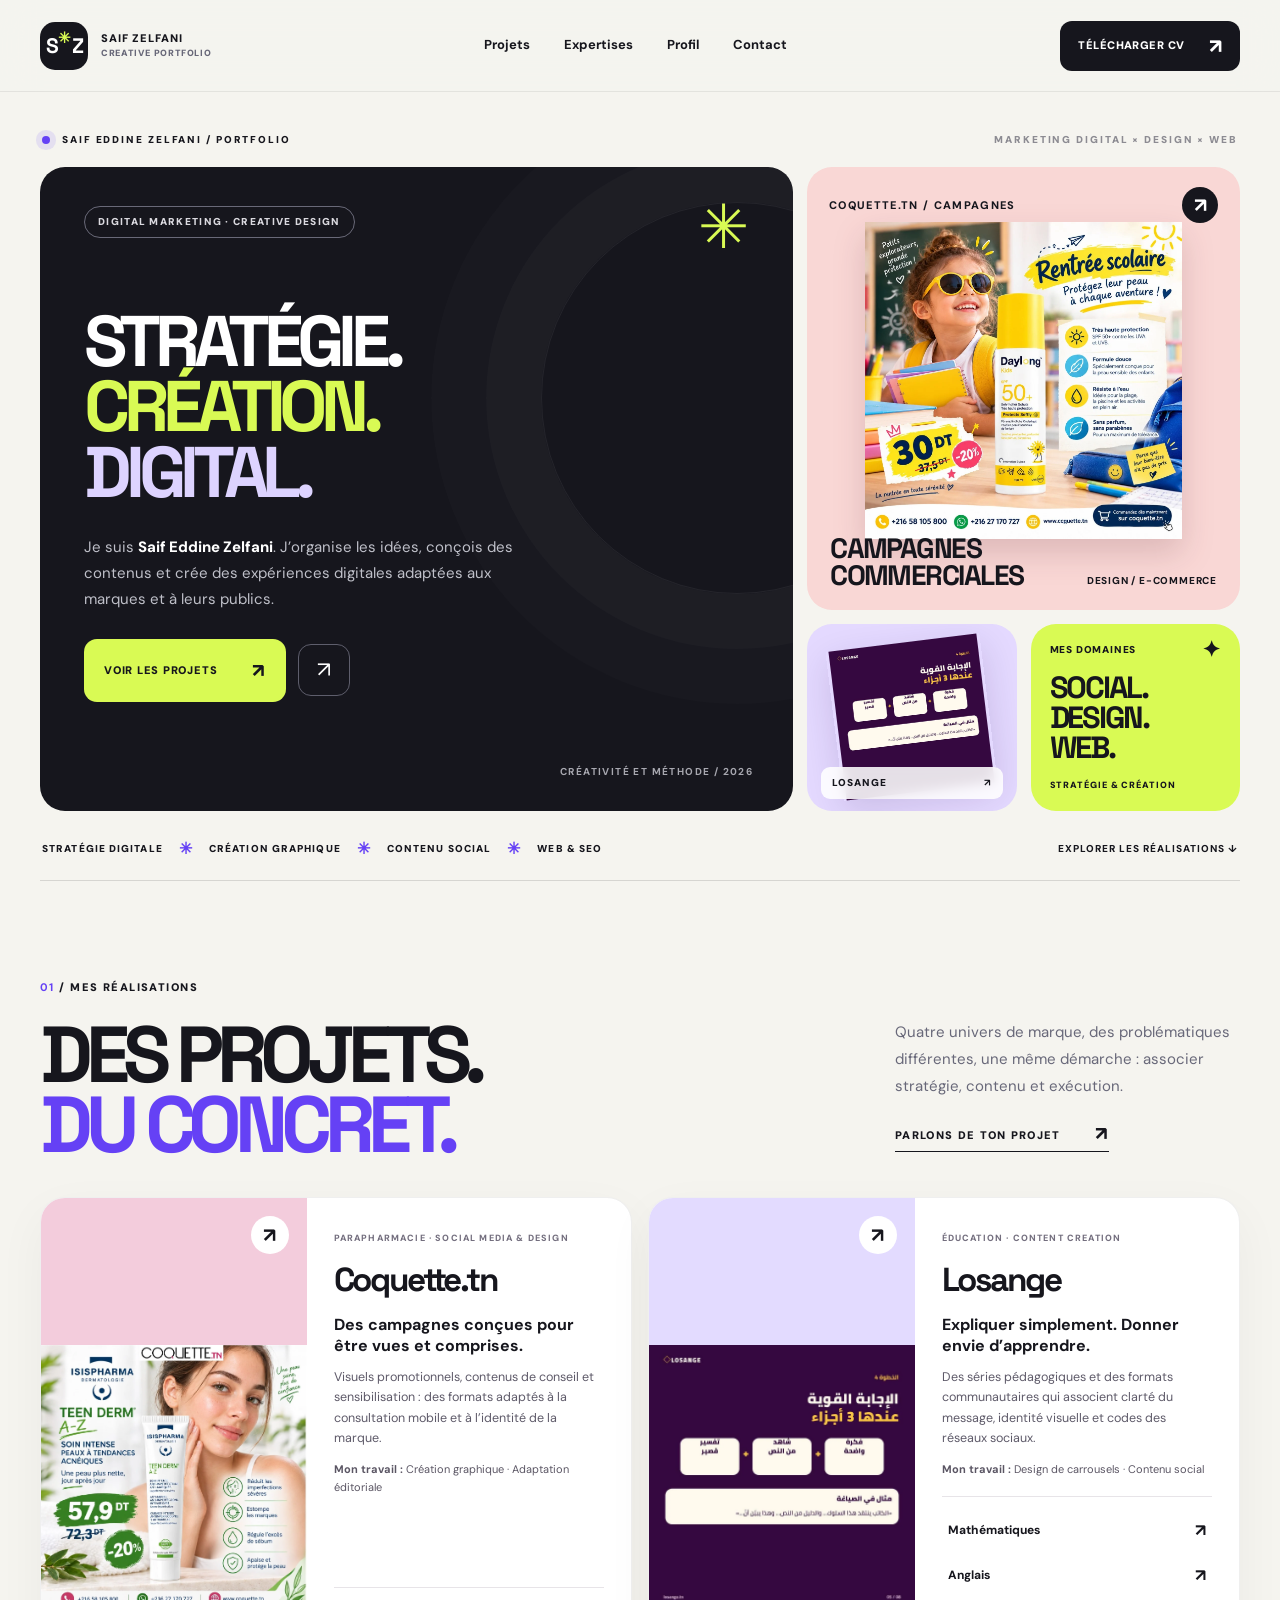
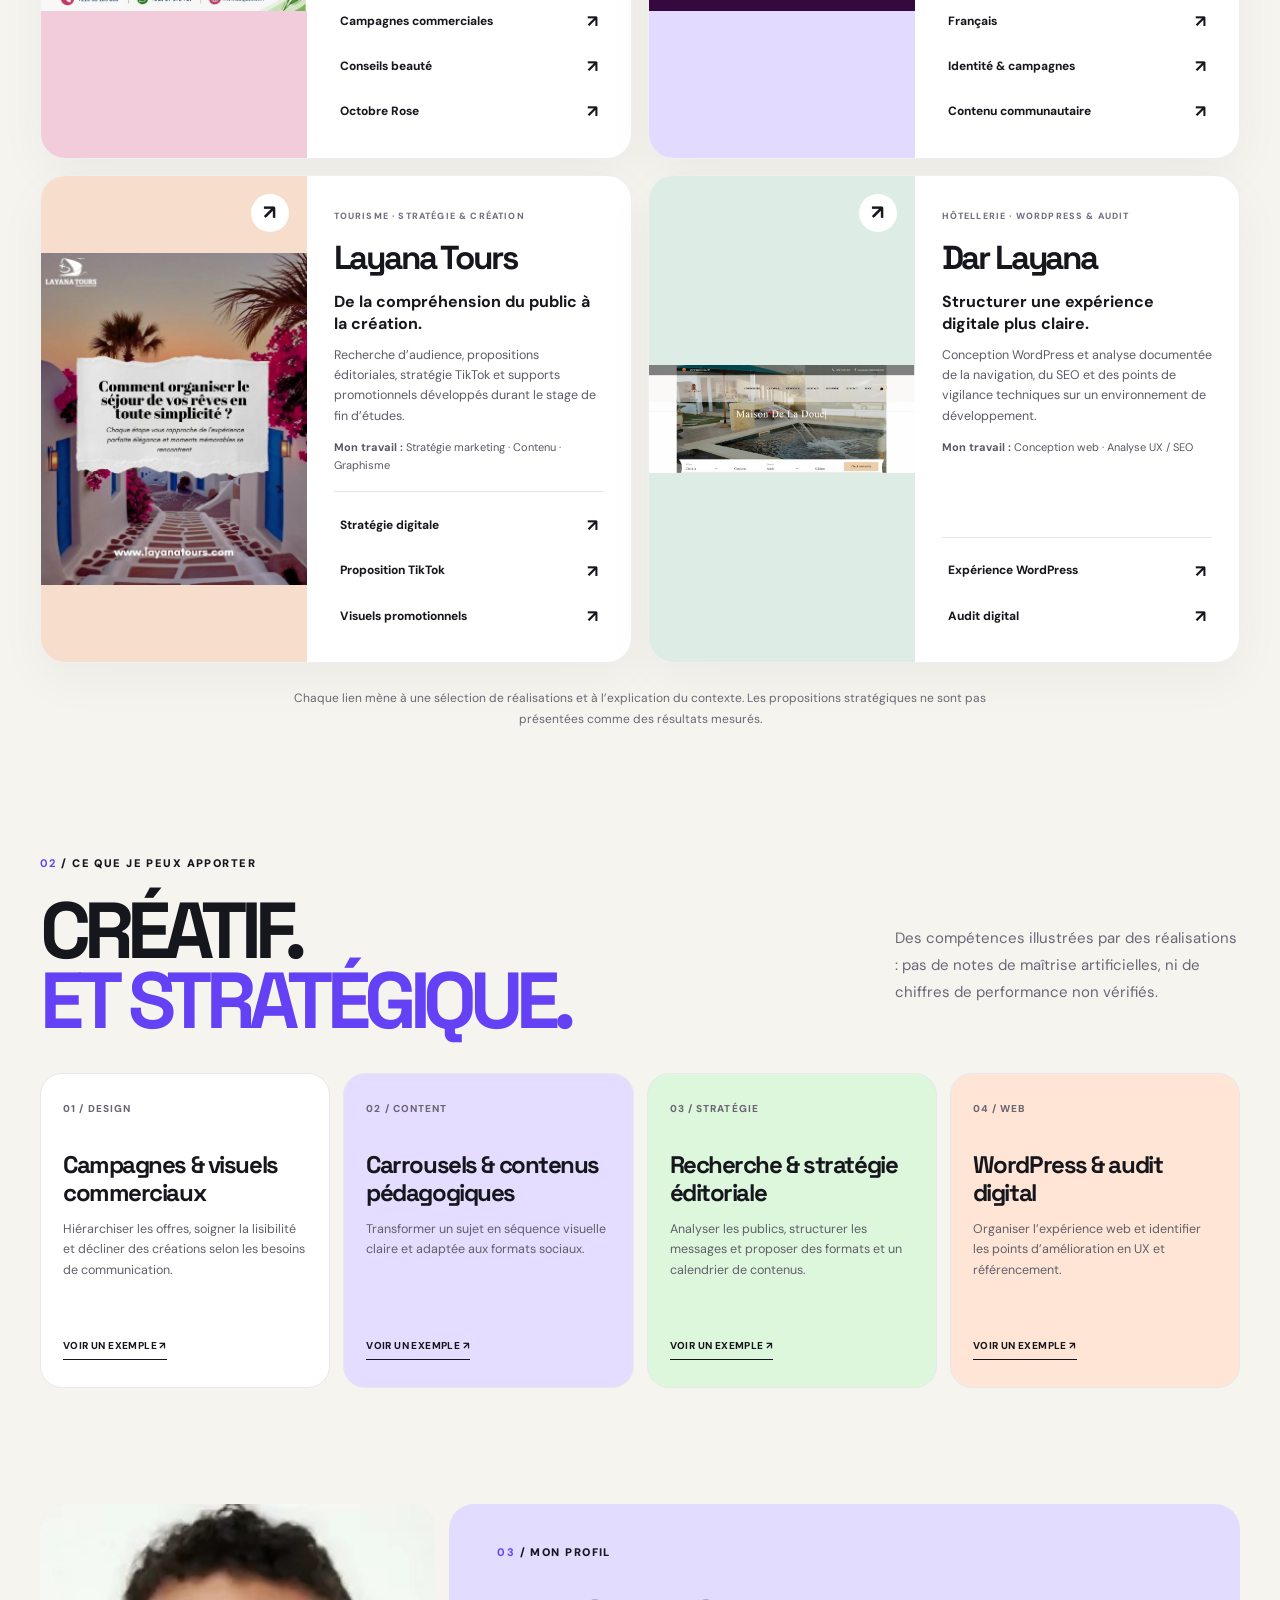
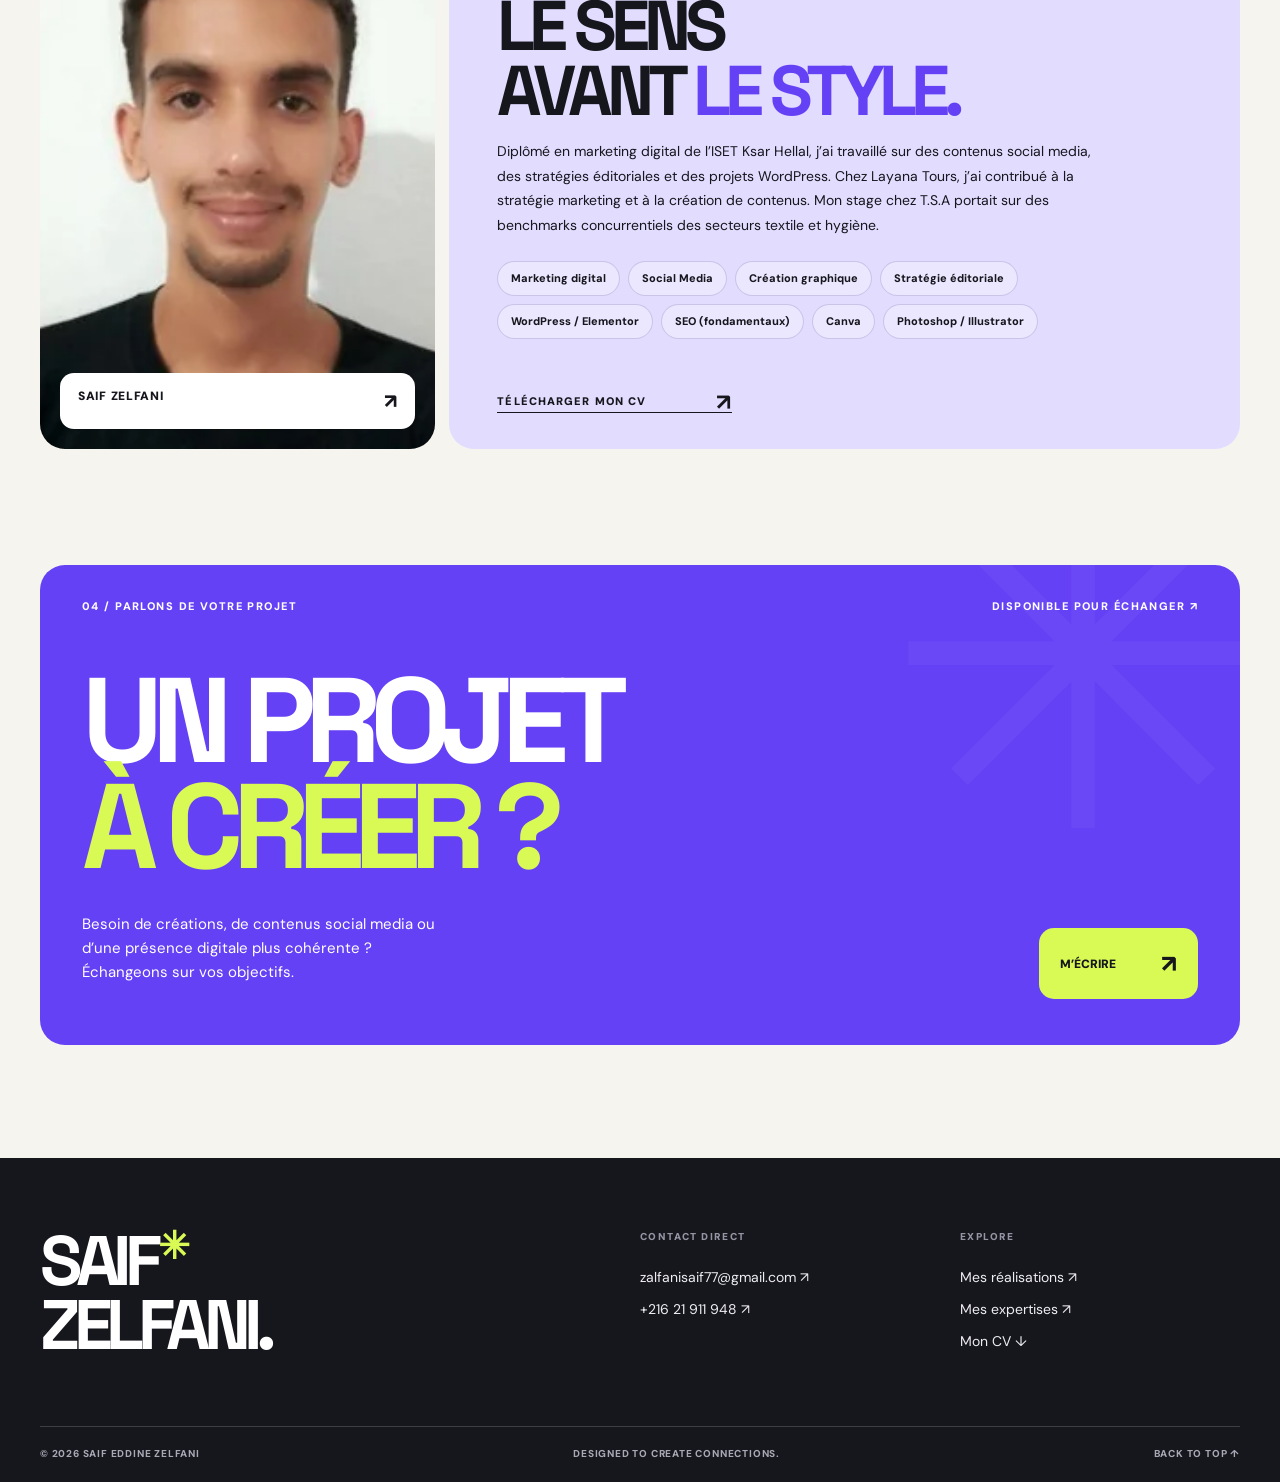
<file: index.html>
<!DOCTYPE html>

<html lang="fr">
<head>
<meta charset="utf-8"/>
<meta content="width=device-width, initial-scale=1" name="viewport"/>
<meta content="#14141b" name="theme-color"/>
<meta content="Saif Eddine Zelfani, marketing digital et création graphique. Découvrez des campagnes Coquette.tn, des carrousels Losange et des projets Layana Tours et Dar Layana." name="description"/>
<title>Saif Eddine Zelfani — Digital Marketing &amp; Creative Portfolio</title>
<meta content="website" property="og:type"/>
<meta content="Saif Eddine Zelfani — Creative Bento Portfolio" property="og:title"/>
<meta content="Stratégie, création, expériences digitales. Découvrez les projets et campagnes de Saif Eddine Zelfani." property="og:description"/>
<meta content="https://zalfanisaif77-cell.github.io/saif-zelfani-portfolio/images/og-cover.png" property="og:image"/>
<link href="favicon.svg" rel="icon" type="image/svg+xml"/>
<link href="https://fonts.googleapis.com" rel="preconnect"/>
<link crossorigin="" href="https://fonts.gstatic.com" rel="preconnect"/>
<link href="https://fonts.googleapis.com/css2?family=DM+Sans:wght@400;500;600;700;800&amp;family=Space+Grotesk:wght@400;500;600;700&amp;display=swap" rel="stylesheet"/>
<link href="bento.css" rel="stylesheet"/><link href="curation.css" rel="stylesheet"/>
<script type="application/ld+json">{"@context":"https://schema.org","@type":"Person","name":"Saif Eddine Zelfani","jobTitle":"Digital Marketing & Creative Strategy","email":"mailto:zalfanisaif77@gmail.com","address":{"@type":"PostalAddress","addressLocality":"Sousse","addressCountry":"TN"},"url":"https://zalfanisaif77-cell.github.io/saif-zelfani-portfolio/"}</script>
</head>
<body class="bento-home">
<a class="bn-skip" href="#main">Aller au contenu</a>
<div class="bn-progress" id="bn-progress"></div>
<header class="bn-header" id="bn-header">
<div class="bn-shell bn-nav-row">
<a aria-label="Saif Zelfani, accueil" class="bn-logo" href="#top"><span class="bn-logo-mark">S<span>✳</span>Z</span><span class="bn-logo-name">SAIF ZELFANI<br/><small>CREATIVE PORTFOLIO</small></span></a>
<nav aria-label="Navigation principale" class="bn-nav-links">
<a href="#work">Projets</a><a href="#method">Expertises</a><a href="#about">Profil</a><a href="#contact">Contact</a>
</nav>
<div class="bn-nav-actions"><a class="bn-cv" download="" href="documents/Saif_Eddine_Zelfani_CV.pdf">TÉLÉCHARGER CV <span aria-hidden="true">↗</span></a><button aria-controls="bn-menu" aria-expanded="false" aria-label="Ouvrir le menu" class="bn-menu-button" id="bn-menu-button" type="button"><span></span><span></span></button></div>
</div>
</header>
<nav aria-label="Navigation mobile" class="bn-mobile-menu" hidden="" id="bn-menu"><a href="#work">01 / Projets <span>↗</span></a><a href="#method">02 / Expertises <span>↗</span></a><a href="#about">03 / Profil <span>↗</span></a><a href="#contact">04 / Contact <span>↗</span></a><a download="" href="documents/Saif_Eddine_Zelfani_CV.pdf">Télécharger le CV ↓</a></nav>
<main id="main">
<section aria-labelledby="bn-title" class="bn-hero bn-shell" id="top">
<div class="bn-overline"><span><b class="bn-pulse"></b> SAIF EDDINE ZELFANI / PORTFOLIO</span><span>MARKETING DIGITAL × DESIGN × WEB</span></div>
<div class="bn-hero-grid">
<div class="bn-hero-major bn-card">
<div class="bn-hero-major-top"><span class="bn-chip bn-chip-dark">DIGITAL MARKETING · CREATIVE DESIGN</span><span aria-hidden="true" class="bn-asterisk">✳</span></div>
<h1 id="bn-title">STRATÉGIE.<br/><span>CRÉATION.</span><br/><em>DIGITAL.</em></h1>
<p>Je suis <strong>Saif Eddine Zelfani</strong>. J’organise les idées, conçois des contenus et crée des expériences digitales adaptées aux marques et à leurs publics.</p>
<div class="bn-hero-cta"><a class="bn-button bn-button-lime" href="#work">VOIR LES PROJETS <span>↗</span></a><a aria-label="Me contacter" class="bn-round-outline" href="#contact">↗</a></div>
<div aria-hidden="true" class="bn-hero-noise"></div><span class="bn-hero-index">CRÉATIVITÉ ET MÉTHODE / 2026</span>
</div>
<div class="bn-hero-side">
<a aria-label="Découvrir mes campagnes Coquette.tn" class="bn-hero-feature bn-card" href="projets/coquette-campagnes-commerciales/index.html">
<div class="bn-feature-label"><span>COQUETTE.TN / CAMPAGNES</span><span class="bn-float-arrow">↗</span></div>
<img alt="Visuel de campagne commerciale créé pour Coquette.tn" fetchpriority="high" loading="eager" src="images/creative-work/coquette-campagnes-commerciales/04.webp"/>
<div class="bn-feature-footer"><strong>CAMPAGNES<br/>COMMERCIALES</strong><small>DESIGN / E-COMMERCE</small></div>
</a>
<div class="bn-side-mini-row">
<a aria-label="Voir les carrousels de mathématiques Losange" class="bn-mini-project bn-card" href="projets/losange-mathematiques/index.html"><img alt="Création pédagogique Losange — mathématiques" loading="eager" src="images/creative-work/losange-mathematiques/01.webp"/><span>LOSANGE <b>↗</b></span></a>
<div class="bn-mini-info bn-card"><span>MES DOMAINES <i>✦</i></span><strong>SOCIAL.<br/>DESIGN.<br/>WEB.</strong><small>STRATÉGIE &amp; CRÉATION</small></div>
</div>
</div>
</div>
<div class="bn-hero-bottom"><div class="bn-ticker"><span>STRATÉGIE DIGITALE</span><b>✳</b><span>CRÉATION GRAPHIQUE</span><b>✳</b><span>CONTENU SOCIAL</span><b>✳</b><span>WEB &amp; SEO</span></div><a href="#work">EXPLORER LES RÉALISATIONS ↓</a></div>
</section>


<section aria-labelledby="cur-work-heading" class="bn-work bn-section cur-work" id="work">
<div class="bn-shell">
<div class="bn-section-head cur-section-head">
<div><span class="bn-eyebrow"><b>01</b> / MES RÉALISATIONS</span><h2 id="cur-work-heading">DES PROJETS.<br/><em>DU CONCRET.</em></h2></div>
<div class="bn-head-side"><p>Quatre univers de marque, des problématiques différentes, une même démarche : associer stratégie, contenu et exécution.</p><a class="bn-text-link" href="#contact">PARLONS DE TON PROJET <span>↗</span></a></div>
</div>
<div class="cur-brand-grid">
<article aria-labelledby="cur-title-coquette" class="cur-brand cur-brand-coquette">
<a aria-label="Découvrir les réalisations Coquette.tn" class="cur-brand-picture" href="projets/coquette-campagnes-commerciales/index.html">
<img alt="Exemple de création Coquette.tn" decoding="async" loading="eager" src="images/creative-work/coquette-campagnes-commerciales/01.webp"/>
<span aria-hidden="true" class="cur-img-arrow">↗</span>
</a>
<div class="cur-brand-content">
<p class="cur-brand-type">PARAPHARMACIE · SOCIAL MEDIA &amp; DESIGN</p>
<h3 id="cur-title-coquette">Coquette.tn</h3>
<p class="cur-brand-headline">Des campagnes conçues pour être vues et comprises.</p>
<p class="cur-brand-intro">Visuels promotionnels, contenus de conseil et sensibilisation : des formats adaptés à la consultation mobile et à l’identité de la marque.</p>
<p class="cur-brand-role"><strong>Mon travail :</strong> Création graphique · Adaptation éditoriale</p>
<div aria-label="Réalisations Coquette.tn" class="cur-brand-links"><a href="projets/coquette-campagnes-commerciales/index.html"><span>Campagnes commerciales</span><span aria-hidden="true">↗</span></a><a href="projets/coquette-contenu-educatif/index.html"><span>Conseils beauté</span><span aria-hidden="true">↗</span></a><a href="projets/coquette-octobre-rose/index.html"><span>Octobre Rose</span><span aria-hidden="true">↗</span></a></div>
</div>
</article>
<article aria-labelledby="cur-title-losange" class="cur-brand cur-brand-losange">
<a aria-label="Découvrir les réalisations Losange" class="cur-brand-picture" href="projets/losange-mathematiques/index.html">
<img alt="Exemple de création Losange" decoding="async" loading="lazy" src="images/creative-work/losange-mathematiques/01.webp"/>
<span aria-hidden="true" class="cur-img-arrow">↗</span>
</a>
<div class="cur-brand-content">
<p class="cur-brand-type">ÉDUCATION · CONTENT CREATION</p>
<h3 id="cur-title-losange">Losange</h3>
<p class="cur-brand-headline">Expliquer simplement. Donner envie d’apprendre.</p>
<p class="cur-brand-intro">Des séries pédagogiques et des formats communautaires qui associent clarté du message, identité visuelle et codes des réseaux sociaux.</p>
<p class="cur-brand-role"><strong>Mon travail :</strong> Design de carrousels · Contenu social</p>
<div aria-label="Réalisations Losange" class="cur-brand-links"><a href="projets/losange-mathematiques/index.html"><span>Mathématiques</span><span aria-hidden="true">↗</span></a><a href="projets/losange-anglais/index.html"><span>Anglais</span><span aria-hidden="true">↗</span></a><a href="projets/losange-francais/index.html"><span>Français</span><span aria-hidden="true">↗</span></a><a href="projets/losange-identite-campagnes/index.html"><span>Identité &amp; campagnes</span><span aria-hidden="true">↗</span></a><a href="projets/losange-community-content/index.html"><span>Contenu communautaire</span><span aria-hidden="true">↗</span></a></div>
</div>
</article>
<article aria-labelledby="cur-title-layana" class="cur-brand cur-brand-layana">
<a aria-label="Découvrir les réalisations Layana Tours" class="cur-brand-picture" href="projets/layana-strategie-digitale/index.html">
<img alt="Exemple de création Layana Tours" decoding="async" loading="lazy" src="images/layana-editorial.webp"/>
<span aria-hidden="true" class="cur-img-arrow">↗</span>
</a>
<div class="cur-brand-content">
<p class="cur-brand-type">TOURISME · STRATÉGIE &amp; CRÉATION</p>
<h3 id="cur-title-layana">Layana Tours</h3>
<p class="cur-brand-headline">De la compréhension du public à la création.</p>
<p class="cur-brand-intro">Recherche d’audience, propositions éditoriales, stratégie TikTok et supports promotionnels développés durant le stage de fin d’études.</p>
<p class="cur-brand-role"><strong>Mon travail :</strong> Stratégie marketing · Contenu · Graphisme</p>
<div aria-label="Réalisations Layana Tours" class="cur-brand-links"><a href="projets/layana-strategie-digitale/index.html"><span>Stratégie digitale</span><span aria-hidden="true">↗</span></a><a href="projets/layana-strategie-tiktok/index.html"><span>Proposition TikTok</span><span aria-hidden="true">↗</span></a><a href="projets/layana-creations-social-media/index.html"><span>Visuels promotionnels</span><span aria-hidden="true">↗</span></a></div>
</div>
</article>
<article aria-labelledby="cur-title-darlayana" class="cur-brand cur-brand-darlayana">
<a aria-label="Découvrir les réalisations Dar Layana" class="cur-brand-picture" href="projets/dar-layana-experience-wordpress/index.html">
<img alt="Exemple de création Dar Layana" decoding="async" loading="lazy" src="images/dar-home.webp"/>
<span aria-hidden="true" class="cur-img-arrow">↗</span>
</a>
<div class="cur-brand-content">
<p class="cur-brand-type">HÔTELLERIE · WORDPRESS &amp; AUDIT</p>
<h3 id="cur-title-darlayana">Dar Layana</h3>
<p class="cur-brand-headline">Structurer une expérience digitale plus claire.</p>
<p class="cur-brand-intro">Conception WordPress et analyse documentée de la navigation, du SEO et des points de vigilance techniques sur un environnement de développement.</p>
<p class="cur-brand-role"><strong>Mon travail :</strong> Conception web · Analyse UX / SEO</p>
<div aria-label="Réalisations Dar Layana" class="cur-brand-links"><a href="projets/dar-layana-experience-wordpress/index.html"><span>Expérience WordPress</span><span aria-hidden="true">↗</span></a><a href="projets/dar-layana-audit-digital/index.html"><span>Audit digital</span><span aria-hidden="true">↗</span></a></div>
</div>
</article>
</div>
<p class="cur-work-note">Chaque lien mène à une sélection de réalisations et à l’explication du contexte. Les propositions stratégiques ne sont pas présentées comme des résultats mesurés.</p>
</div></section><section aria-labelledby="cur-expertise-heading" class="bn-method bn-section cur-expertise" id="method">
<div class="bn-shell">
<div class="bn-section-head cur-section-head"><div><span class="bn-eyebrow"><b>02</b> / CE QUE JE PEUX APPORTER</span><h2 id="cur-expertise-heading">CRÉATIF.<br/><em>ET STRATÉGIQUE.</em></h2></div>
<div class="bn-head-side"><p>Des compétences illustrées par des réalisations : pas de notes de maîtrise artificielles, ni de chiffres de performance non vérifiés.</p></div></div>
<div class="cur-skill-grid">
<article class="cur-skill-card"><span>01 / DESIGN</span><h3>Campagnes &amp; visuels commerciaux</h3><p>Hiérarchiser les offres, soigner la lisibilité et décliner des créations selon les besoins de communication.</p><a href="projets/coquette-campagnes-commerciales/index.html">VOIR UN EXEMPLE ↗</a></article>
<article class="cur-skill-card"><span>02 / CONTENT</span><h3>Carrousels &amp; contenus pédagogiques</h3><p>Transformer un sujet en séquence visuelle claire et adaptée aux formats sociaux.</p><a href="projets/losange-mathematiques/index.html">VOIR UN EXEMPLE ↗</a></article>
<article class="cur-skill-card"><span>03 / STRATÉGIE</span><h3>Recherche &amp; stratégie éditoriale</h3><p>Analyser les publics, structurer les messages et proposer des formats et un calendrier de contenus.</p><a href="projets/layana-strategie-digitale/index.html">VOIR UN EXEMPLE ↗</a></article>
<article class="cur-skill-card"><span>04 / WEB</span><h3>WordPress &amp; audit digital</h3><p>Organiser l’expérience web et identifier les points d’amélioration en UX et référencement.</p><a href="projets/dar-layana-experience-wordpress/index.html">VOIR UN EXEMPLE ↗</a></article>
</div>
</div></section>
<section class="bn-about bn-section" id="about"><div class="bn-shell"><div class="bn-about-grid"><div class="bn-about-photo bn-card"><img alt="Portrait de Saif Eddine Zelfani" loading="lazy" src="images/portrait.webp"/><div class="bn-photo-label">SAIF ZELFANI <span>↗</span></div></div><div class="bn-about-main bn-card"><span class="bn-eyebrow"><b>03</b> / MON PROFIL</span><h2>LE SENS<br/>AVANT <em>LE STYLE.</em></h2><p>Diplômé en marketing digital de l’ISET Ksar Hellal, j’ai travaillé sur des contenus social media, des stratégies éditoriales et des projets WordPress. Chez Layana Tours, j’ai contribué à la stratégie marketing et à la création de contenus. Mon stage chez T.S.A portait sur des benchmarks concurrentiels des secteurs textile et hygiène.</p><div class="bn-skills"><span>Marketing digital</span><span>Social Media</span><span>Création graphique</span><span>Stratégie éditoriale</span><span>WordPress / Elementor</span><span>SEO (fondamentaux)</span><span>Canva</span><span>Photoshop / Illustrator</span></div><a class="bn-inline-link" download="" href="documents/Saif_Eddine_Zelfani_CV.pdf">TÉLÉCHARGER MON CV <b>↗</b></a></div></div></div></section>
<section class="bn-contact bn-section" id="contact"><div class="bn-shell"><div class="bn-contact-card bn-card"><div class="bn-contact-top"><span>04 / PARLONS DE VOTRE PROJET</span><span>DISPONIBLE POUR ÉCHANGER ↗</span></div><h2>UN PROJET<br/><em>À CRÉER ?</em></h2><div class="bn-contact-bottom"><p>Besoin de créations, de contenus social media ou d’une présence digitale plus cohérente ? Échangeons sur vos objectifs.</p><a class="bn-contact-button" href="mailto:zalfanisaif77@gmail.com?subject=Collaboration%20%E2%80%94%20Portfolio%20Saif%20Zelfani">M’ÉCRIRE <span>↗</span></a></div><span aria-hidden="true" class="bn-contact-graphic">✳</span></div></div></section>
</main>
<footer class="bn-footer"><div class="bn-shell"><div class="bn-footer-main"><a class="bn-footer-logo" href="#top">SAIF<span>✳</span><br/>ZELFANI.</a><div><span>CONTACT DIRECT</span><a href="mailto:zalfanisaif77@gmail.com">zalfanisaif77@gmail.com ↗</a><a href="tel:+21621911948">+216 21 911 948 ↗</a></div><div><span>EXPLORE</span><a href="#work">Mes réalisations ↗</a><a href="#method">Mes expertises ↗</a><a download="" href="documents/Saif_Eddine_Zelfani_CV.pdf">Mon CV ↓</a></div></div><div class="bn-footer-bottom"><span>© 2026 SAIF EDDINE ZELFANI</span><span>DESIGNED TO CREATE CONNECTIONS.</span><a href="#top">BACK TO TOP ↑</a></div></div></footer>
<script defer="" src="bento.js"></script>
</body></html>
</file>
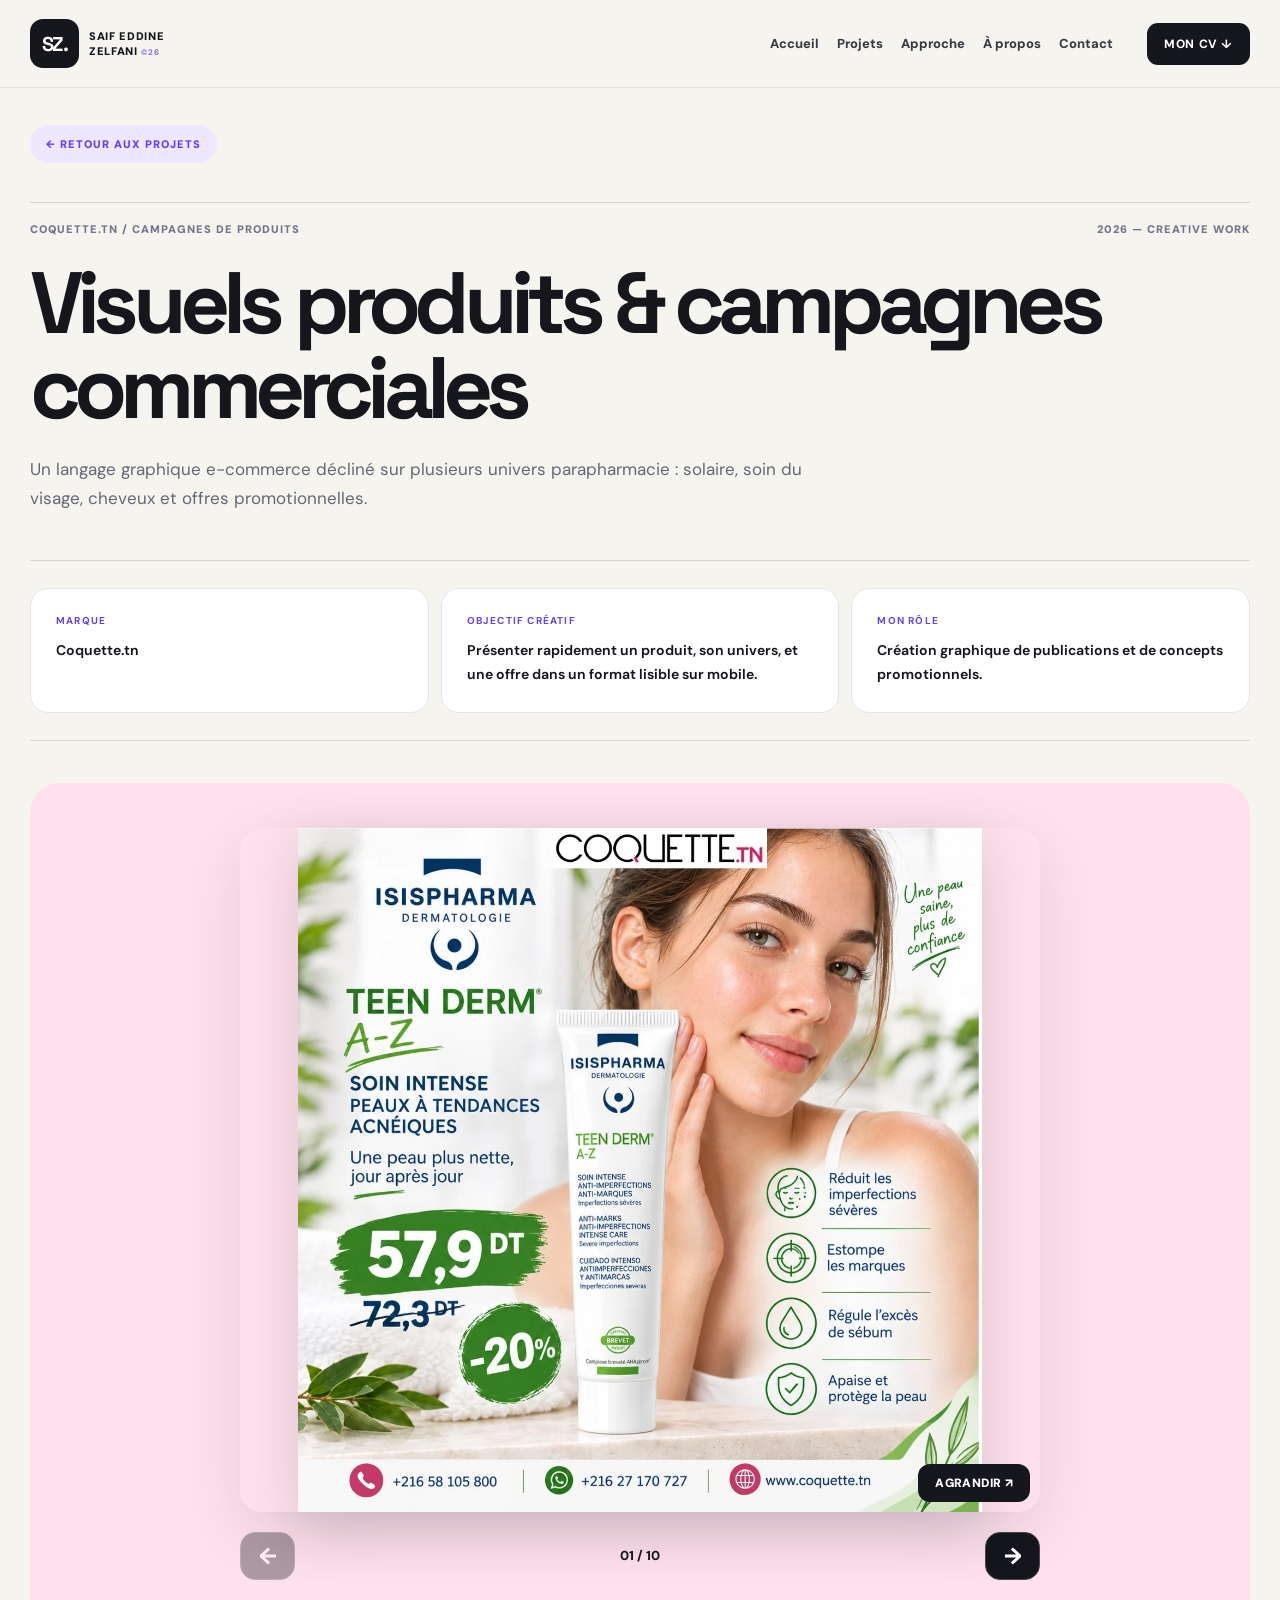
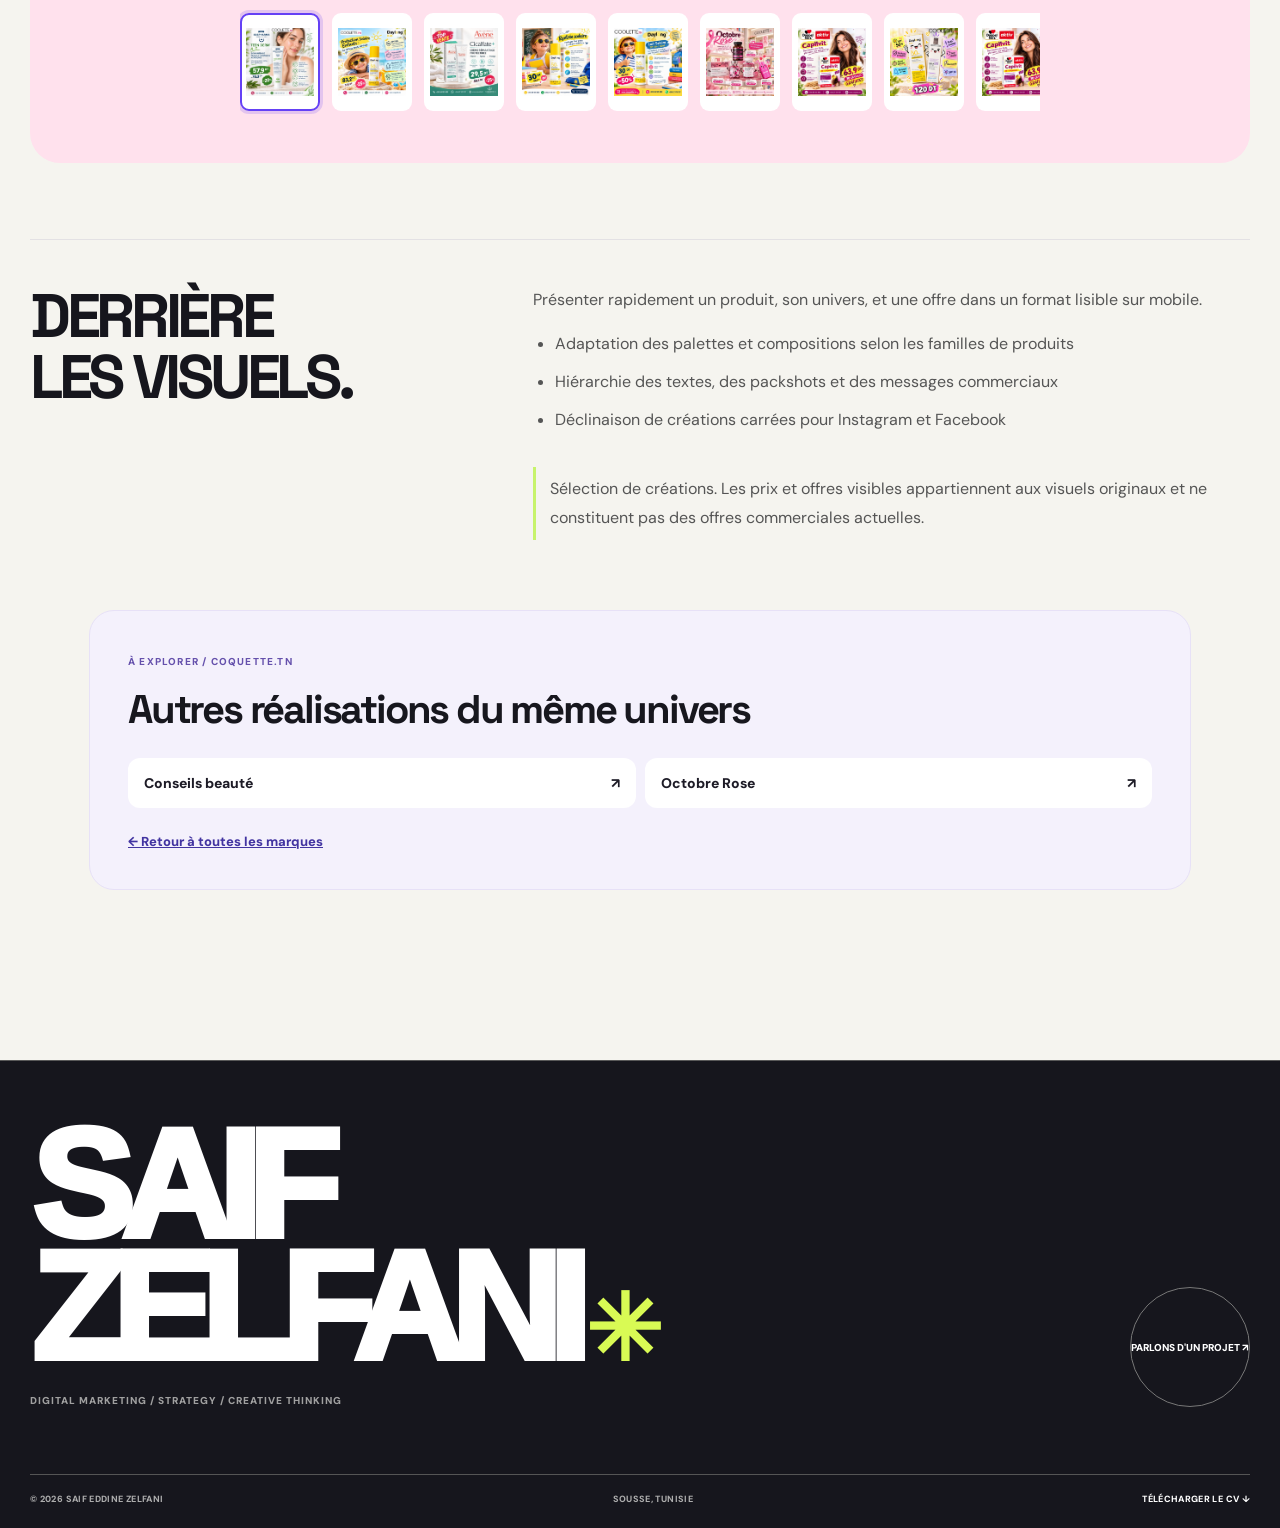
<file: projets/coquette-campagnes-commerciales/index.html>
<!DOCTYPE html>

<html lang="fr"><head><meta charset="utf-8"/><meta content="width=device-width,initial-scale=1" name="viewport"/><meta content="#F7F6F2" name="theme-color"/><meta content="Un langage graphique e-commerce décliné sur plusieurs univers parapharmacie : solaire, soin du visage, cheveux et offres promotionnelles." name="description"/><title>Visuels produits &amp; campagnes commerciales — Saif Eddine Zelfani</title><link href="../../favicon.svg" rel="icon"/><link href="../../style.css" rel="stylesheet"/><link href="../../creative.css" rel="stylesheet"/><link href="https://fonts.googleapis.com/css2?family=DM+Sans:wght@400;500;600;700;800&amp;family=Space+Grotesk:wght@400;500;600;700&amp;display=swap" rel="stylesheet"/><link href="../../bento.css" rel="stylesheet"/><link href="../../bento-case.css" rel="stylesheet"/><link href="../../curation.css" rel="stylesheet"/></head>
<body class="bento-case"><div class="scroll-progress" id="scroll-progress"></div><header class="site-header" id="site-header"><div class="header-inner page-wrap"><a class="brand" href="../../index.html#top"><span class="brand-mark">SZ.</span><span class="brand-name">SAIF EDDINE<br/>ZELFANI <b>©26</b></span></a><nav class="desktop-nav"><a href="../../index.html#top">Accueil</a><a href="../../index.html#work">Projets</a><a href="../../index.html#method">Approche</a><a href="../../index.html#about">À propos</a><a href="../../index.html#contact">Contact</a></nav><a class="nav-cv" download="" href="../../documents/Saif_Eddine_Zelfani_CV.pdf">MON CV ↓</a><button aria-expanded="false" aria-label="Ouvrir le menu" class="mobile-toggle" id="menu-btn" type="button">☰</button></div></header><div aria-label="Menu" aria-modal="true" class="mobile-panel" hidden="" id="mobile-panel" role="dialog"><div class="mobile-panel-inner"><div><a class="mobile-link" href="../../index.html#top">Accueil ↗</a></div><div><a class="mobile-link" href="../../index.html#about">À propos ↗</a></div><div><a class="mobile-link" href="../../index.html#work">Projets ↗</a></div><div><a class="mobile-link" href="../../index.html#about">À propos ↗</a></div><div><a class="mobile-link" href="../../index.html#contact">Contact ↗</a></div><a class="mobile-cv" download="" href="../../documents/Saif_Eddine_Zelfani_CV.pdf">MON CV ↓</a></div></div>
<main class="campaign-case"><div class="page-wrap"><a class="campaign-back" href="../../index.html#work">← RETOUR AUX PROJETS</a><div class="campaign-topline"><span>Coquette.tn / Campagnes de produits</span><span>2026 — CREATIVE WORK</span></div><h1 class="campaign-title">Visuels produits &amp; campagnes commerciales</h1><p class="campaign-deck">Un langage graphique e-commerce décliné sur plusieurs univers parapharmacie : solaire, soin du visage, cheveux et offres promotionnelles.</p><div class="campaign-overview"><div><strong>MARQUE</strong><p>Coquette.tn</p></div><div><strong>OBJECTIF CRÉATIF</strong><p>Présenter rapidement un produit, son univers, et une offre dans un format lisible sur mobile.</p></div><div><strong>MON RÔLE</strong><p>Création graphique de publications et de concepts promotionnels.</p></div></div></div>
<div class="campaign-art" style="--case-bg:#ffe1ed"><div class="campaign-gallery"><div aria-label="Galerie de créations" class="campaign-show" tabindex="0"><img alt="Coquette.tn — visuel 1 sur 10" data-campaign-slide="" decoding="async" loading="eager" src="../../images/creative-work/coquette-campagnes-commerciales/01.webp"/><img alt="Coquette.tn — visuel 2 sur 10" data-campaign-slide="" decoding="async" hidden="" loading="lazy" src="../../images/creative-work/coquette-campagnes-commerciales/02.webp"/><img alt="Coquette.tn — visuel 3 sur 10" data-campaign-slide="" decoding="async" hidden="" loading="lazy" src="../../images/creative-work/coquette-campagnes-commerciales/03.webp"/><img alt="Coquette.tn — visuel 4 sur 10" data-campaign-slide="" decoding="async" hidden="" loading="lazy" src="../../images/creative-work/coquette-campagnes-commerciales/04.webp"/><img alt="Coquette.tn — visuel 5 sur 10" data-campaign-slide="" decoding="async" hidden="" loading="lazy" src="../../images/creative-work/coquette-campagnes-commerciales/05.webp"/><img alt="Coquette.tn — visuel 6 sur 10" data-campaign-slide="" decoding="async" hidden="" loading="lazy" src="../../images/creative-work/coquette-campagnes-commerciales/06.webp"/><img alt="Coquette.tn — visuel 7 sur 10" data-campaign-slide="" decoding="async" hidden="" loading="lazy" src="../../images/creative-work/coquette-campagnes-commerciales/07.webp"/><img alt="Coquette.tn — visuel 8 sur 10" data-campaign-slide="" decoding="async" hidden="" loading="lazy" src="../../images/creative-work/coquette-campagnes-commerciales/08.webp"/><img alt="Coquette.tn — visuel 9 sur 10" data-campaign-slide="" decoding="async" hidden="" loading="lazy" src="../../images/creative-work/coquette-campagnes-commerciales/09.webp"/><img alt="Coquette.tn — visuel 10 sur 10" data-campaign-slide="" decoding="async" hidden="" loading="lazy" src="../../images/creative-work/coquette-campagnes-commerciales/10.webp"/><button class="zoom-action" data-zoom="" type="button">AGRANDIR ↗</button></div><div class="campaign-control"><button aria-label="Visuel précédent" data-campaign-prev="" type="button">←</button><output aria-live="polite" data-campaign-count="">01 / 10</output><button aria-label="Visuel suivant" data-campaign-next="" type="button">→</button></div><div aria-label="Miniatures de la galerie" class="campaign-thumbs"><button aria-current="true" aria-label="Voir le visuel 1" data-campaign-thumb="" type="button"><img alt="" loading="lazy" src="../../images/creative-work/coquette-campagnes-commerciales/01.webp"/></button><button aria-current="false" aria-label="Voir le visuel 2" data-campaign-thumb="" type="button"><img alt="" loading="lazy" src="../../images/creative-work/coquette-campagnes-commerciales/02.webp"/></button><button aria-current="false" aria-label="Voir le visuel 3" data-campaign-thumb="" type="button"><img alt="" loading="lazy" src="../../images/creative-work/coquette-campagnes-commerciales/03.webp"/></button><button aria-current="false" aria-label="Voir le visuel 4" data-campaign-thumb="" type="button"><img alt="" loading="lazy" src="../../images/creative-work/coquette-campagnes-commerciales/04.webp"/></button><button aria-current="false" aria-label="Voir le visuel 5" data-campaign-thumb="" type="button"><img alt="" loading="lazy" src="../../images/creative-work/coquette-campagnes-commerciales/05.webp"/></button><button aria-current="false" aria-label="Voir le visuel 6" data-campaign-thumb="" type="button"><img alt="" loading="lazy" src="../../images/creative-work/coquette-campagnes-commerciales/06.webp"/></button><button aria-current="false" aria-label="Voir le visuel 7" data-campaign-thumb="" type="button"><img alt="" loading="lazy" src="../../images/creative-work/coquette-campagnes-commerciales/07.webp"/></button><button aria-current="false" aria-label="Voir le visuel 8" data-campaign-thumb="" type="button"><img alt="" loading="lazy" src="../../images/creative-work/coquette-campagnes-commerciales/08.webp"/></button><button aria-current="false" aria-label="Voir le visuel 9" data-campaign-thumb="" type="button"><img alt="" loading="lazy" src="../../images/creative-work/coquette-campagnes-commerciales/09.webp"/></button><button aria-current="false" aria-label="Voir le visuel 10" data-campaign-thumb="" type="button"><img alt="" loading="lazy" src="../../images/creative-work/coquette-campagnes-commerciales/10.webp"/></button></div></div></div>
<div class="page-wrap"><div class="campaign-section"><h2>DERRIÈRE<br/>LES VISUELS.</h2><div><p>Présenter rapidement un produit, son univers, et une offre dans un format lisible sur mobile.</p><ul><li>Adaptation des palettes et compositions selon les familles de produits</li><li>Hiérarchie des textes, des packshots et des messages commerciaux</li><li>Déclinaison de créations carrées pour Instagram et Facebook</li></ul><p class="campaign-disclaimer">Sélection de créations. Les prix et offres visibles appartiennent aux visuels originaux et ne constituent pas des offres commerciales actuelles.</p></div></div></div><section aria-label="Autres projets Coquette.tn" class="cur-related"><div class="cur-related-inner"><span class="cur-related-eyebrow">À EXPLORER / COQUETTE.TN</span><h2>Autres réalisations du même univers</h2><div class="cur-related-links"><a href="../coquette-contenu-educatif/index.html">Conseils beauté <span aria-hidden="true">↗</span></a><a href="../coquette-octobre-rose/index.html">Octobre Rose <span aria-hidden="true">↗</span></a></div><a class="cur-back-home" href="../../index.html#work">← Retour à toutes les marques</a></div></section></main>
<div aria-label="Aperçu agrandi de la création" aria-modal="true" class="campaign-modal" hidden="" role="dialog"><button aria-label="Fermer l’aperçu" class="modal-close" type="button">×</button><button aria-label="Précédent" class="modal-prev" type="button">‹</button><img alt="" data-modal-img="" src="../../images/creative-work/coquette-campagnes-commerciales/01.webp"/><button aria-label="Suivant" class="modal-next" type="button">›</button><span class="modal-count">1 / 10</span></div>
<footer class="footer"><div class="page-wrap"><div class="footer-main"><div><a class="footer-brand" href="../../index.html#top">SAIF<br/>ZELFANI<span>✳</span></a><p>DIGITAL MARKETING / STRATEGY / CREATIVE THINKING</p></div><a class="back-top" href="../../index.html#contact">PARLONS D'UN PROJET ↗</a></div><div class="footer-bottom"><span>© 2026 SAIF EDDINE ZELFANI</span><span>SOUSSE, TUNISIE</span><a download="" href="../../documents/Saif_Eddine_Zelfani_CV.pdf">TÉLÉCHARGER LE CV ↓</a></div></div></footer><script defer="" src="../../site.js"></script><script defer="" src="../../creative.js"></script></body></html>
</file>
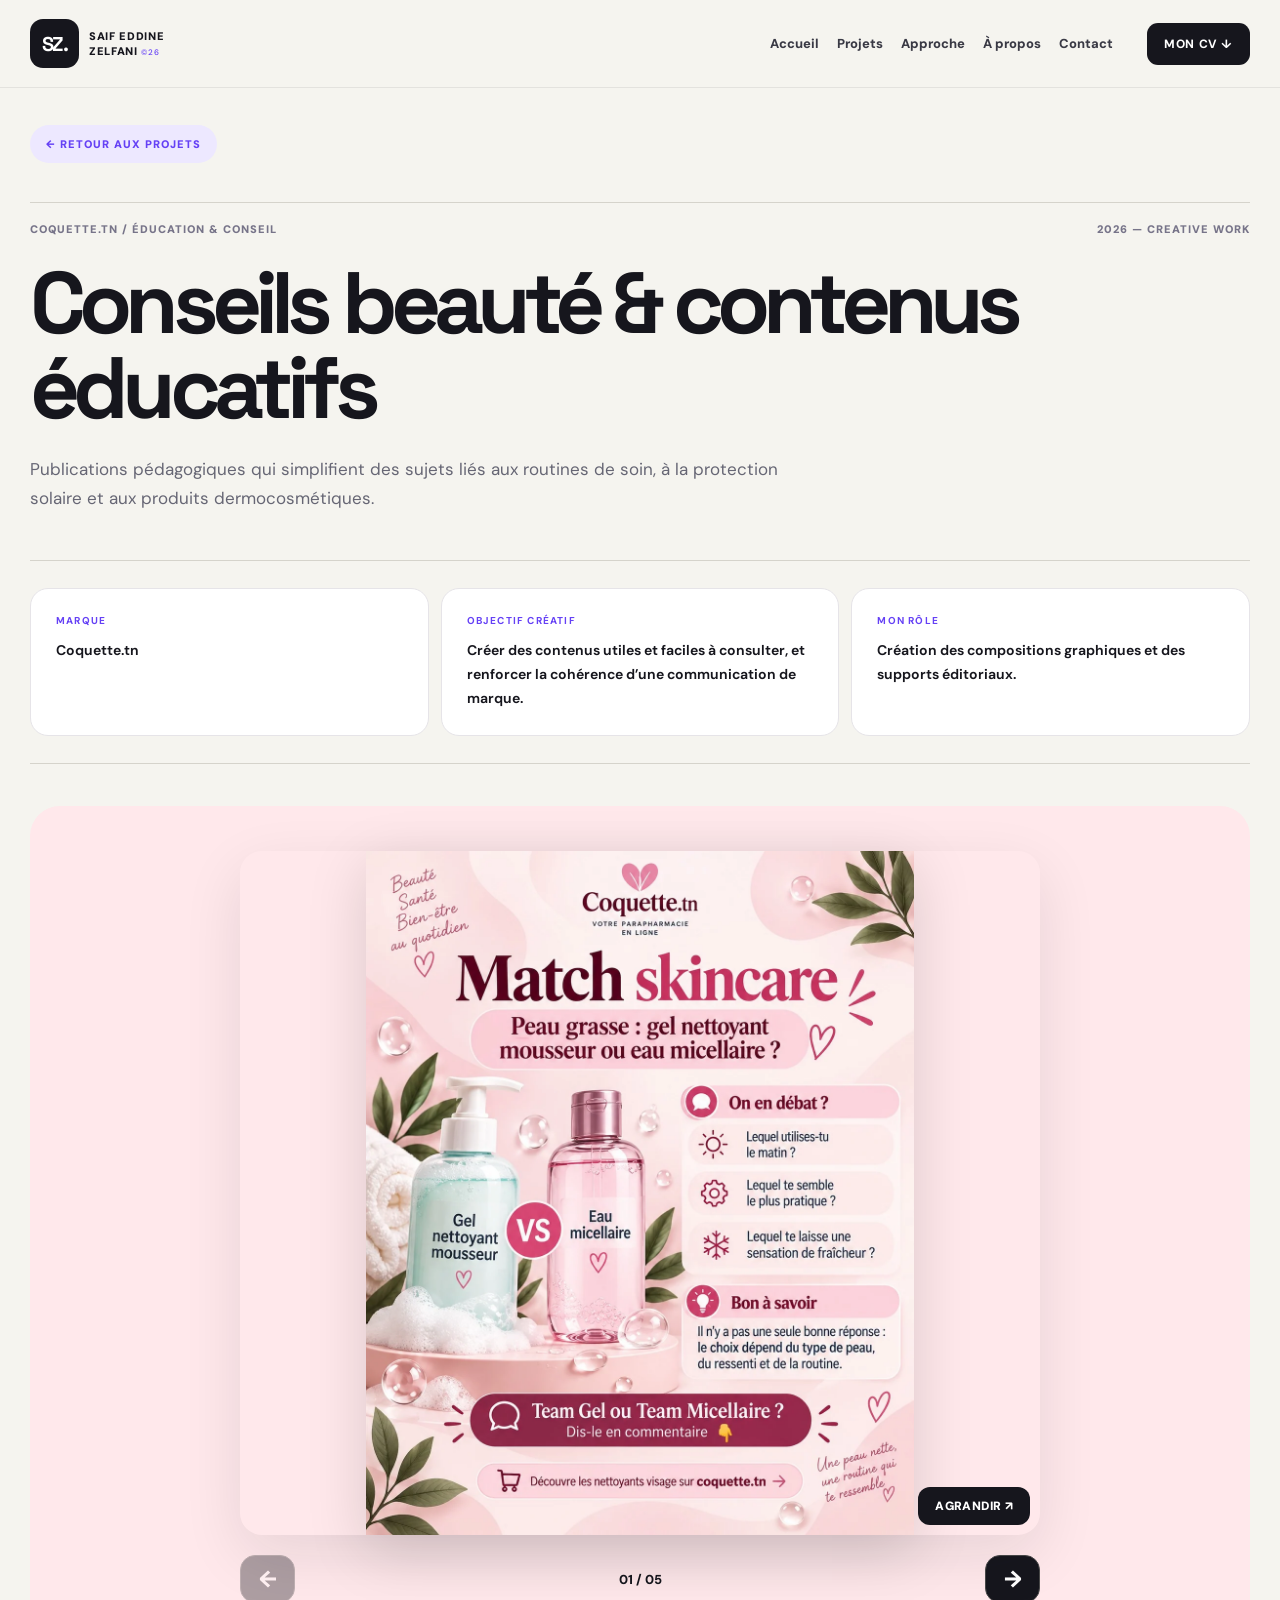
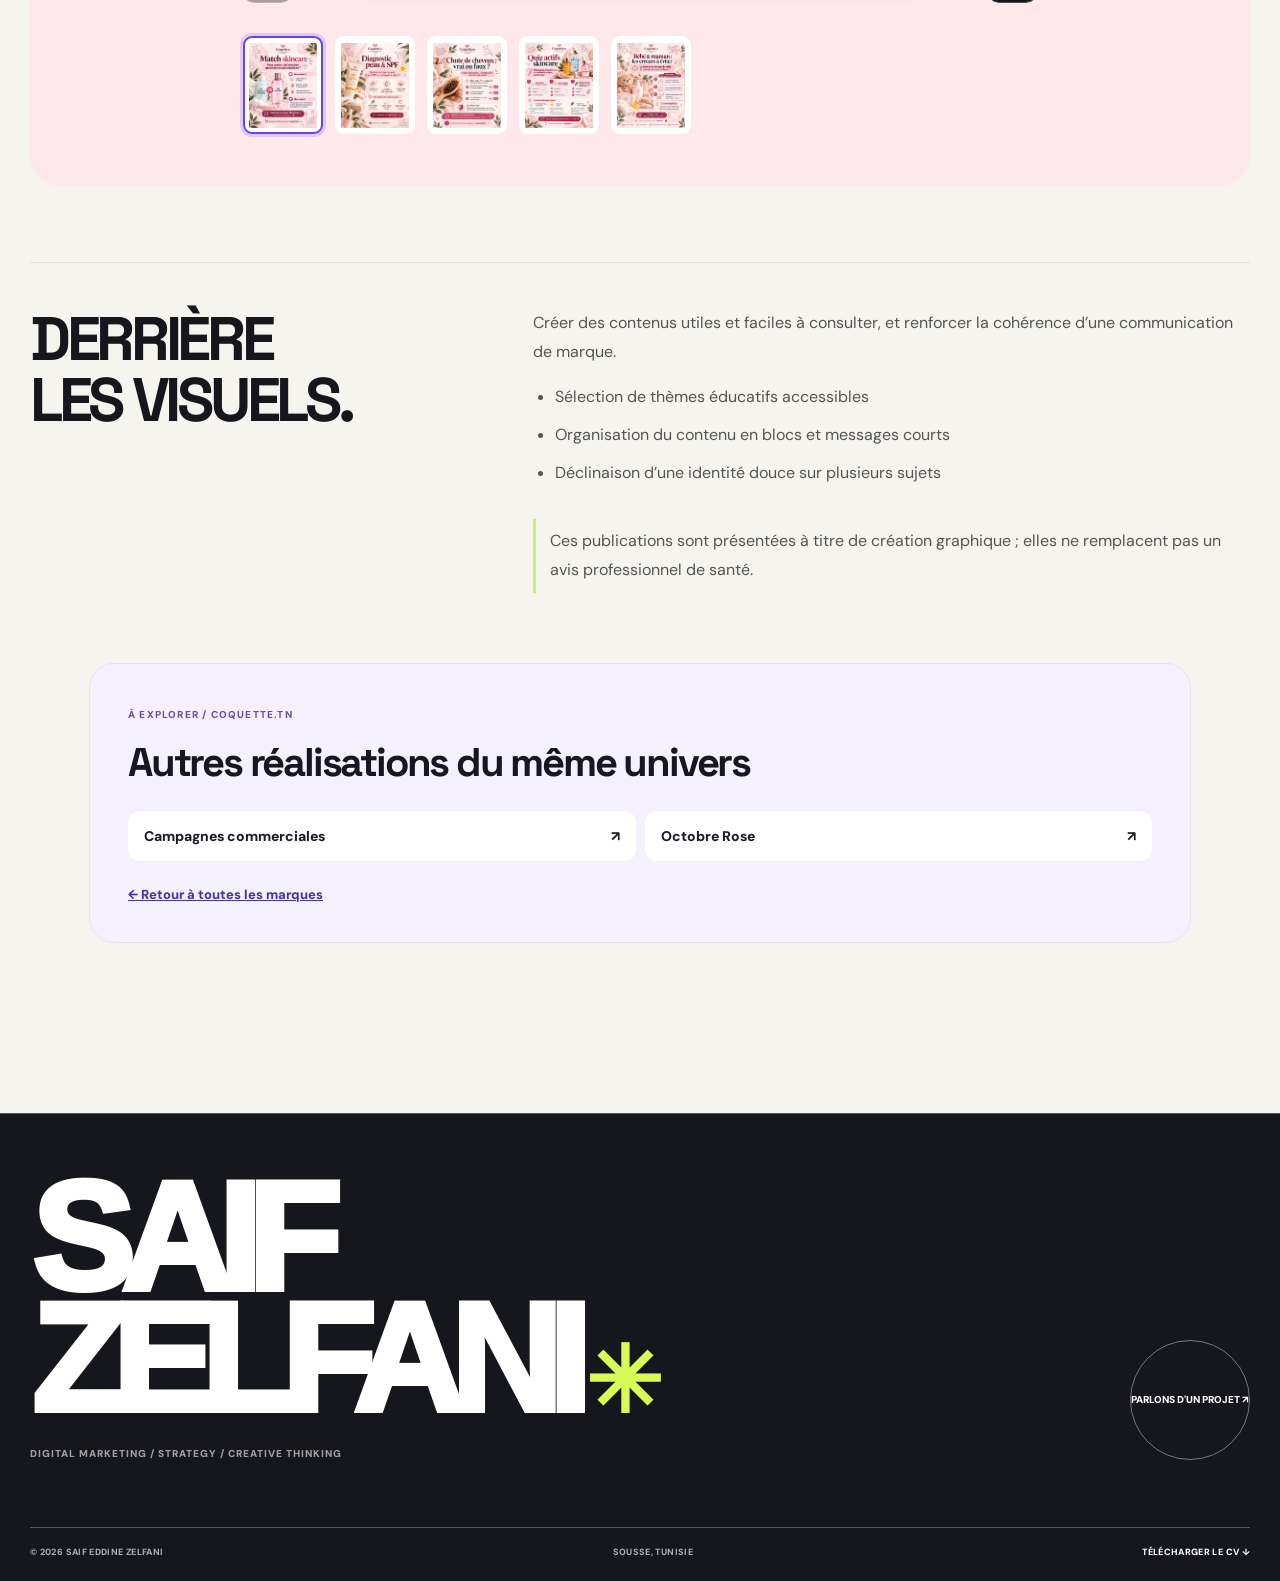
<file: projets/coquette-contenu-educatif/index.html>
<!DOCTYPE html>

<html lang="fr"><head><meta charset="utf-8"/><meta content="width=device-width,initial-scale=1" name="viewport"/><meta content="#F7F6F2" name="theme-color"/><meta content="Publications pédagogiques qui simplifient des sujets liés aux routines de soin, à la protection solaire et aux produits dermocosmétiques." name="description"/><title>Conseils beauté &amp; contenus éducatifs — Saif Eddine Zelfani</title><link href="../../favicon.svg" rel="icon"/><link href="../../style.css" rel="stylesheet"/><link href="../../creative.css" rel="stylesheet"/><link href="https://fonts.googleapis.com/css2?family=DM+Sans:wght@400;500;600;700;800&amp;family=Space+Grotesk:wght@400;500;600;700&amp;display=swap" rel="stylesheet"/><link href="../../bento.css" rel="stylesheet"/><link href="../../bento-case.css" rel="stylesheet"/><link href="../../curation.css" rel="stylesheet"/></head>
<body class="bento-case"><div class="scroll-progress" id="scroll-progress"></div><header class="site-header" id="site-header"><div class="header-inner page-wrap"><a class="brand" href="../../index.html#top"><span class="brand-mark">SZ.</span><span class="brand-name">SAIF EDDINE<br/>ZELFANI <b>©26</b></span></a><nav class="desktop-nav"><a href="../../index.html#top">Accueil</a><a href="../../index.html#work">Projets</a><a href="../../index.html#method">Approche</a><a href="../../index.html#about">À propos</a><a href="../../index.html#contact">Contact</a></nav><a class="nav-cv" download="" href="../../documents/Saif_Eddine_Zelfani_CV.pdf">MON CV ↓</a><button aria-expanded="false" aria-label="Ouvrir le menu" class="mobile-toggle" id="menu-btn" type="button">☰</button></div></header><div aria-label="Menu" aria-modal="true" class="mobile-panel" hidden="" id="mobile-panel" role="dialog"><div class="mobile-panel-inner"><div><a class="mobile-link" href="../../index.html#top">Accueil ↗</a></div><div><a class="mobile-link" href="../../index.html#about">À propos ↗</a></div><div><a class="mobile-link" href="../../index.html#work">Projets ↗</a></div><div><a class="mobile-link" href="../../index.html#about">À propos ↗</a></div><div><a class="mobile-link" href="../../index.html#contact">Contact ↗</a></div><a class="mobile-cv" download="" href="../../documents/Saif_Eddine_Zelfani_CV.pdf">MON CV ↓</a></div></div>
<main class="campaign-case"><div class="page-wrap"><a class="campaign-back" href="../../index.html#work">← RETOUR AUX PROJETS</a><div class="campaign-topline"><span>Coquette.tn / Éducation &amp; conseil</span><span>2026 — CREATIVE WORK</span></div><h1 class="campaign-title">Conseils beauté &amp; contenus éducatifs</h1><p class="campaign-deck">Publications pédagogiques qui simplifient des sujets liés aux routines de soin, à la protection solaire et aux produits dermocosmétiques.</p><div class="campaign-overview"><div><strong>MARQUE</strong><p>Coquette.tn</p></div><div><strong>OBJECTIF CRÉATIF</strong><p>Créer des contenus utiles et faciles à consulter, et renforcer la cohérence d’une communication de marque.</p></div><div><strong>MON RÔLE</strong><p>Création des compositions graphiques et des supports éditoriaux.</p></div></div></div>
<div class="campaign-art" style="--case-bg:#ffe8eb"><div class="campaign-gallery"><div aria-label="Galerie de créations" class="campaign-show" tabindex="0"><img alt="Coquette.tn — visuel 1 sur 5" data-campaign-slide="" decoding="async" loading="eager" src="../../images/creative-work/coquette-contenu-educatif/01.webp"/><img alt="Coquette.tn — visuel 2 sur 5" data-campaign-slide="" decoding="async" hidden="" loading="lazy" src="../../images/creative-work/coquette-contenu-educatif/02.webp"/><img alt="Coquette.tn — visuel 3 sur 5" data-campaign-slide="" decoding="async" hidden="" loading="lazy" src="../../images/creative-work/coquette-contenu-educatif/03.webp"/><img alt="Coquette.tn — visuel 4 sur 5" data-campaign-slide="" decoding="async" hidden="" loading="lazy" src="../../images/creative-work/coquette-contenu-educatif/04.webp"/><img alt="Coquette.tn — visuel 5 sur 5" data-campaign-slide="" decoding="async" hidden="" loading="lazy" src="../../images/creative-work/coquette-contenu-educatif/05.webp"/><button class="zoom-action" data-zoom="" type="button">AGRANDIR ↗</button></div><div class="campaign-control"><button aria-label="Visuel précédent" data-campaign-prev="" type="button">←</button><output aria-live="polite" data-campaign-count="">01 / 05</output><button aria-label="Visuel suivant" data-campaign-next="" type="button">→</button></div><div aria-label="Miniatures de la galerie" class="campaign-thumbs"><button aria-current="true" aria-label="Voir le visuel 1" data-campaign-thumb="" type="button"><img alt="" loading="lazy" src="../../images/creative-work/coquette-contenu-educatif/01.webp"/></button><button aria-current="false" aria-label="Voir le visuel 2" data-campaign-thumb="" type="button"><img alt="" loading="lazy" src="../../images/creative-work/coquette-contenu-educatif/02.webp"/></button><button aria-current="false" aria-label="Voir le visuel 3" data-campaign-thumb="" type="button"><img alt="" loading="lazy" src="../../images/creative-work/coquette-contenu-educatif/03.webp"/></button><button aria-current="false" aria-label="Voir le visuel 4" data-campaign-thumb="" type="button"><img alt="" loading="lazy" src="../../images/creative-work/coquette-contenu-educatif/04.webp"/></button><button aria-current="false" aria-label="Voir le visuel 5" data-campaign-thumb="" type="button"><img alt="" loading="lazy" src="../../images/creative-work/coquette-contenu-educatif/05.webp"/></button></div></div></div>
<div class="page-wrap"><div class="campaign-section"><h2>DERRIÈRE<br/>LES VISUELS.</h2><div><p>Créer des contenus utiles et faciles à consulter, et renforcer la cohérence d’une communication de marque.</p><ul><li>Sélection de thèmes éducatifs accessibles</li><li>Organisation du contenu en blocs et messages courts</li><li>Déclinaison d’une identité douce sur plusieurs sujets</li></ul><p class="campaign-disclaimer">Ces publications sont présentées à titre de création graphique ; elles ne remplacent pas un avis professionnel de santé.</p></div></div></div><section aria-label="Autres projets Coquette.tn" class="cur-related"><div class="cur-related-inner"><span class="cur-related-eyebrow">À EXPLORER / COQUETTE.TN</span><h2>Autres réalisations du même univers</h2><div class="cur-related-links"><a href="../coquette-campagnes-commerciales/index.html">Campagnes commerciales <span aria-hidden="true">↗</span></a><a href="../coquette-octobre-rose/index.html">Octobre Rose <span aria-hidden="true">↗</span></a></div><a class="cur-back-home" href="../../index.html#work">← Retour à toutes les marques</a></div></section></main>
<div aria-label="Aperçu agrandi de la création" aria-modal="true" class="campaign-modal" hidden="" role="dialog"><button aria-label="Fermer l’aperçu" class="modal-close" type="button">×</button><button aria-label="Précédent" class="modal-prev" type="button">‹</button><img alt="" data-modal-img="" src="../../images/creative-work/coquette-contenu-educatif/01.webp"/><button aria-label="Suivant" class="modal-next" type="button">›</button><span class="modal-count">1 / 5</span></div>
<footer class="footer"><div class="page-wrap"><div class="footer-main"><div><a class="footer-brand" href="../../index.html#top">SAIF<br/>ZELFANI<span>✳</span></a><p>DIGITAL MARKETING / STRATEGY / CREATIVE THINKING</p></div><a class="back-top" href="../../index.html#contact">PARLONS D'UN PROJET ↗</a></div><div class="footer-bottom"><span>© 2026 SAIF EDDINE ZELFANI</span><span>SOUSSE, TUNISIE</span><a download="" href="../../documents/Saif_Eddine_Zelfani_CV.pdf">TÉLÉCHARGER LE CV ↓</a></div></div></footer><script defer="" src="../../site.js"></script><script defer="" src="../../creative.js"></script></body></html>
</file>
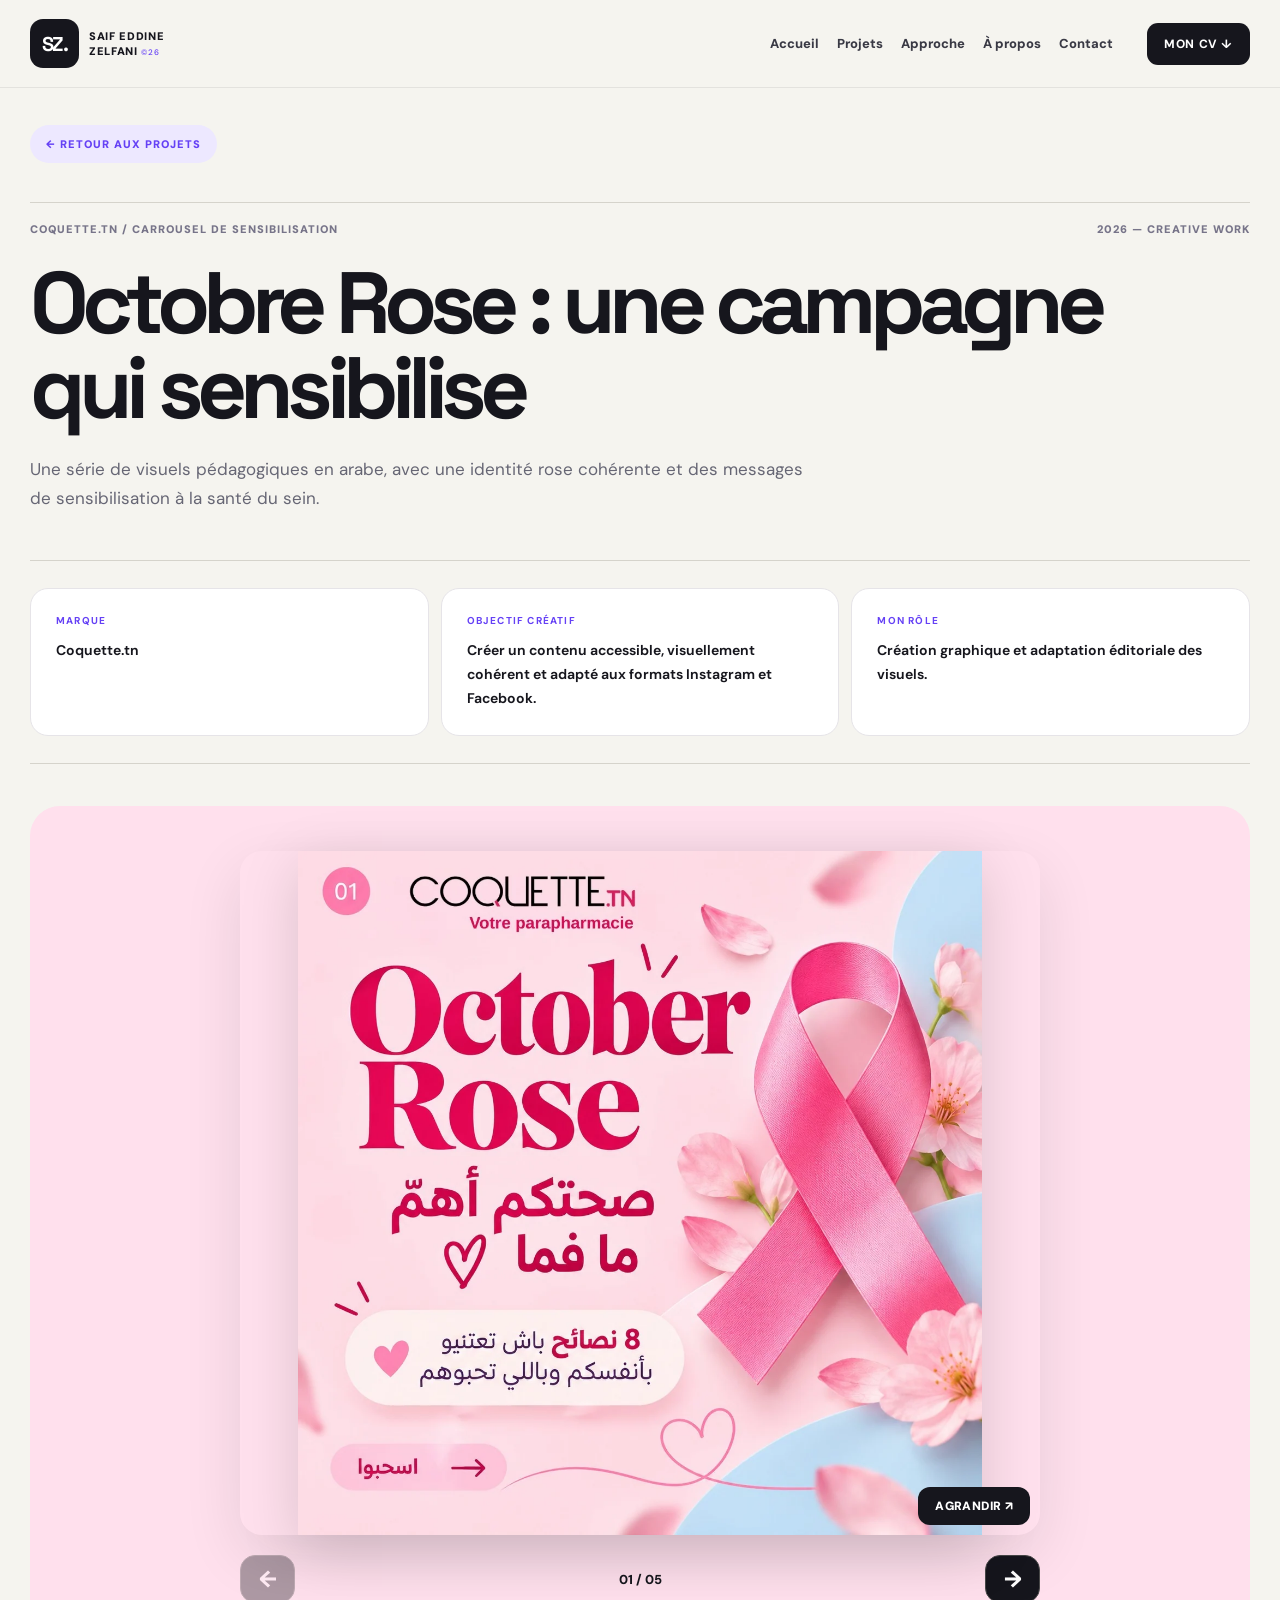
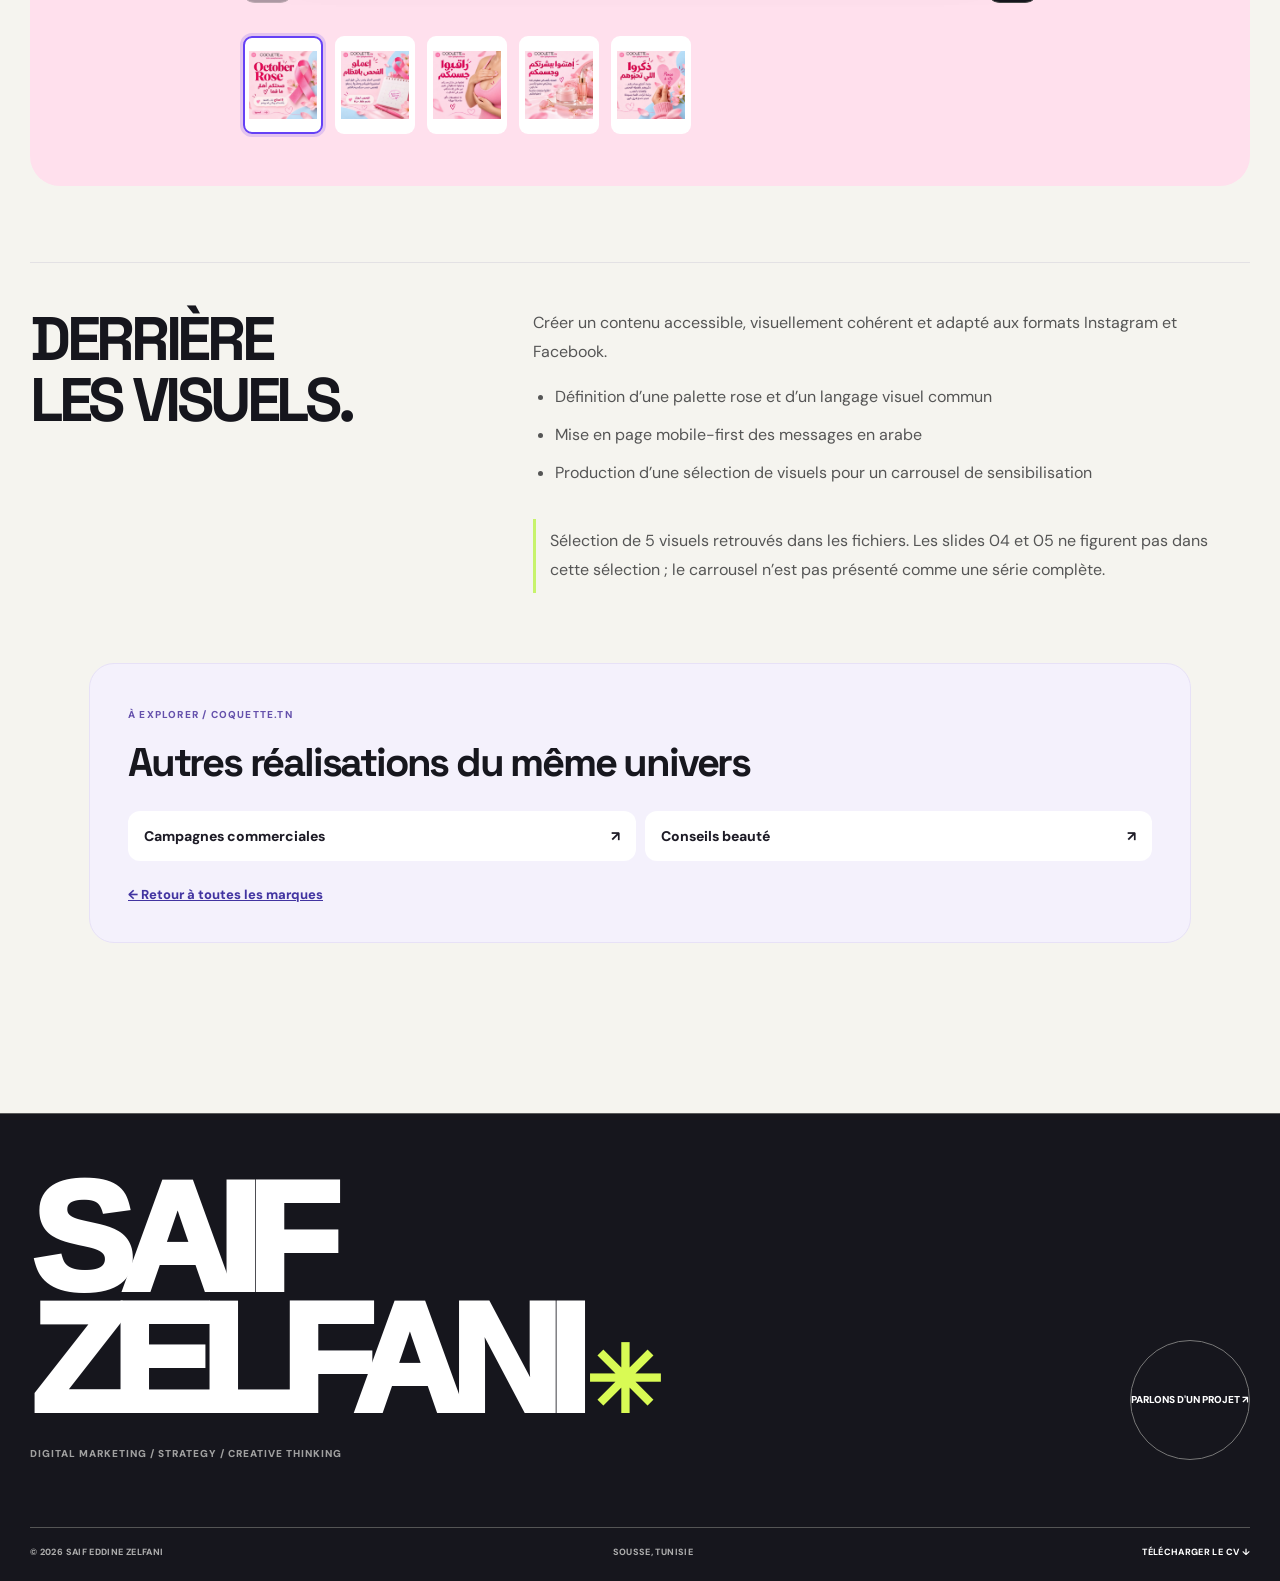
<file: projets/coquette-octobre-rose/index.html>
<!DOCTYPE html>

<html lang="fr"><head><meta charset="utf-8"/><meta content="width=device-width,initial-scale=1" name="viewport"/><meta content="#F7F6F2" name="theme-color"/><meta content="Une série de visuels pédagogiques en arabe, avec une identité rose cohérente et des messages de sensibilisation à la santé du sein." name="description"/><title>Octobre Rose : une campagne qui sensibilise — Saif Eddine Zelfani</title><link href="../../favicon.svg" rel="icon"/><link href="../../style.css" rel="stylesheet"/><link href="../../creative.css" rel="stylesheet"/><link href="https://fonts.googleapis.com/css2?family=DM+Sans:wght@400;500;600;700;800&amp;family=Space+Grotesk:wght@400;500;600;700&amp;display=swap" rel="stylesheet"/><link href="../../bento.css" rel="stylesheet"/><link href="../../bento-case.css" rel="stylesheet"/><link href="../../curation.css" rel="stylesheet"/></head>
<body class="bento-case"><div class="scroll-progress" id="scroll-progress"></div><header class="site-header" id="site-header"><div class="header-inner page-wrap"><a class="brand" href="../../index.html#top"><span class="brand-mark">SZ.</span><span class="brand-name">SAIF EDDINE<br/>ZELFANI <b>©26</b></span></a><nav class="desktop-nav"><a href="../../index.html#top">Accueil</a><a href="../../index.html#work">Projets</a><a href="../../index.html#method">Approche</a><a href="../../index.html#about">À propos</a><a href="../../index.html#contact">Contact</a></nav><a class="nav-cv" download="" href="../../documents/Saif_Eddine_Zelfani_CV.pdf">MON CV ↓</a><button aria-expanded="false" aria-label="Ouvrir le menu" class="mobile-toggle" id="menu-btn" type="button">☰</button></div></header><div aria-label="Menu" aria-modal="true" class="mobile-panel" hidden="" id="mobile-panel" role="dialog"><div class="mobile-panel-inner"><div><a class="mobile-link" href="../../index.html#top">Accueil ↗</a></div><div><a class="mobile-link" href="../../index.html#about">À propos ↗</a></div><div><a class="mobile-link" href="../../index.html#work">Projets ↗</a></div><div><a class="mobile-link" href="../../index.html#about">À propos ↗</a></div><div><a class="mobile-link" href="../../index.html#contact">Contact ↗</a></div><a class="mobile-cv" download="" href="../../documents/Saif_Eddine_Zelfani_CV.pdf">MON CV ↓</a></div></div>
<main class="campaign-case"><div class="page-wrap"><a class="campaign-back" href="../../index.html#work">← RETOUR AUX PROJETS</a><div class="campaign-topline"><span>Coquette.tn / Carrousel de sensibilisation</span><span>2026 — CREATIVE WORK</span></div><h1 class="campaign-title">Octobre Rose : une campagne qui sensibilise</h1><p class="campaign-deck">Une série de visuels pédagogiques en arabe, avec une identité rose cohérente et des messages de sensibilisation à la santé du sein.</p><div class="campaign-overview"><div><strong>MARQUE</strong><p>Coquette.tn</p></div><div><strong>OBJECTIF CRÉATIF</strong><p>Créer un contenu accessible, visuellement cohérent et adapté aux formats Instagram et Facebook.</p></div><div><strong>MON RÔLE</strong><p>Création graphique et adaptation éditoriale des visuels.</p></div></div></div>
<div class="campaign-art" style="--case-bg:#ffe0ed"><div class="campaign-gallery"><div aria-label="Galerie de créations" class="campaign-show" tabindex="0"><img alt="Coquette.tn — visuel 1 sur 5" data-campaign-slide="" decoding="async" loading="eager" src="../../images/creative-work/coquette-octobre-rose/01.webp"/><img alt="Coquette.tn — visuel 2 sur 5" data-campaign-slide="" decoding="async" hidden="" loading="lazy" src="../../images/creative-work/coquette-octobre-rose/02.webp"/><img alt="Coquette.tn — visuel 3 sur 5" data-campaign-slide="" decoding="async" hidden="" loading="lazy" src="../../images/creative-work/coquette-octobre-rose/03.webp"/><img alt="Coquette.tn — visuel 4 sur 5" data-campaign-slide="" decoding="async" hidden="" loading="lazy" src="../../images/creative-work/coquette-octobre-rose/04.webp"/><img alt="Coquette.tn — visuel 5 sur 5" data-campaign-slide="" decoding="async" hidden="" loading="lazy" src="../../images/creative-work/coquette-octobre-rose/05.webp"/><button class="zoom-action" data-zoom="" type="button">AGRANDIR ↗</button></div><div class="campaign-control"><button aria-label="Visuel précédent" data-campaign-prev="" type="button">←</button><output aria-live="polite" data-campaign-count="">01 / 05</output><button aria-label="Visuel suivant" data-campaign-next="" type="button">→</button></div><div aria-label="Miniatures de la galerie" class="campaign-thumbs"><button aria-current="true" aria-label="Voir le visuel 1" data-campaign-thumb="" type="button"><img alt="" loading="lazy" src="../../images/creative-work/coquette-octobre-rose/01.webp"/></button><button aria-current="false" aria-label="Voir le visuel 2" data-campaign-thumb="" type="button"><img alt="" loading="lazy" src="../../images/creative-work/coquette-octobre-rose/02.webp"/></button><button aria-current="false" aria-label="Voir le visuel 3" data-campaign-thumb="" type="button"><img alt="" loading="lazy" src="../../images/creative-work/coquette-octobre-rose/03.webp"/></button><button aria-current="false" aria-label="Voir le visuel 4" data-campaign-thumb="" type="button"><img alt="" loading="lazy" src="../../images/creative-work/coquette-octobre-rose/04.webp"/></button><button aria-current="false" aria-label="Voir le visuel 5" data-campaign-thumb="" type="button"><img alt="" loading="lazy" src="../../images/creative-work/coquette-octobre-rose/05.webp"/></button></div></div></div>
<div class="page-wrap"><div class="campaign-section"><h2>DERRIÈRE<br/>LES VISUELS.</h2><div><p>Créer un contenu accessible, visuellement cohérent et adapté aux formats Instagram et Facebook.</p><ul><li>Définition d’une palette rose et d’un langage visuel commun</li><li>Mise en page mobile-first des messages en arabe</li><li>Production d’une sélection de visuels pour un carrousel de sensibilisation</li></ul><p class="campaign-disclaimer">Sélection de 5 visuels retrouvés dans les fichiers. Les slides 04 et 05 ne figurent pas dans cette sélection ; le carrousel n’est pas présenté comme une série complète.</p></div></div></div><section aria-label="Autres projets Coquette.tn" class="cur-related"><div class="cur-related-inner"><span class="cur-related-eyebrow">À EXPLORER / COQUETTE.TN</span><h2>Autres réalisations du même univers</h2><div class="cur-related-links"><a href="../coquette-campagnes-commerciales/index.html">Campagnes commerciales <span aria-hidden="true">↗</span></a><a href="../coquette-contenu-educatif/index.html">Conseils beauté <span aria-hidden="true">↗</span></a></div><a class="cur-back-home" href="../../index.html#work">← Retour à toutes les marques</a></div></section></main>
<div aria-label="Aperçu agrandi de la création" aria-modal="true" class="campaign-modal" hidden="" role="dialog"><button aria-label="Fermer l’aperçu" class="modal-close" type="button">×</button><button aria-label="Précédent" class="modal-prev" type="button">‹</button><img alt="" data-modal-img="" src="../../images/creative-work/coquette-octobre-rose/01.webp"/><button aria-label="Suivant" class="modal-next" type="button">›</button><span class="modal-count">1 / 5</span></div>
<footer class="footer"><div class="page-wrap"><div class="footer-main"><div><a class="footer-brand" href="../../index.html#top">SAIF<br/>ZELFANI<span>✳</span></a><p>DIGITAL MARKETING / STRATEGY / CREATIVE THINKING</p></div><a class="back-top" href="../../index.html#contact">PARLONS D'UN PROJET ↗</a></div><div class="footer-bottom"><span>© 2026 SAIF EDDINE ZELFANI</span><span>SOUSSE, TUNISIE</span><a download="" href="../../documents/Saif_Eddine_Zelfani_CV.pdf">TÉLÉCHARGER LE CV ↓</a></div></div></footer><script defer="" src="../../site.js"></script><script defer="" src="../../creative.js"></script></body></html>
</file>
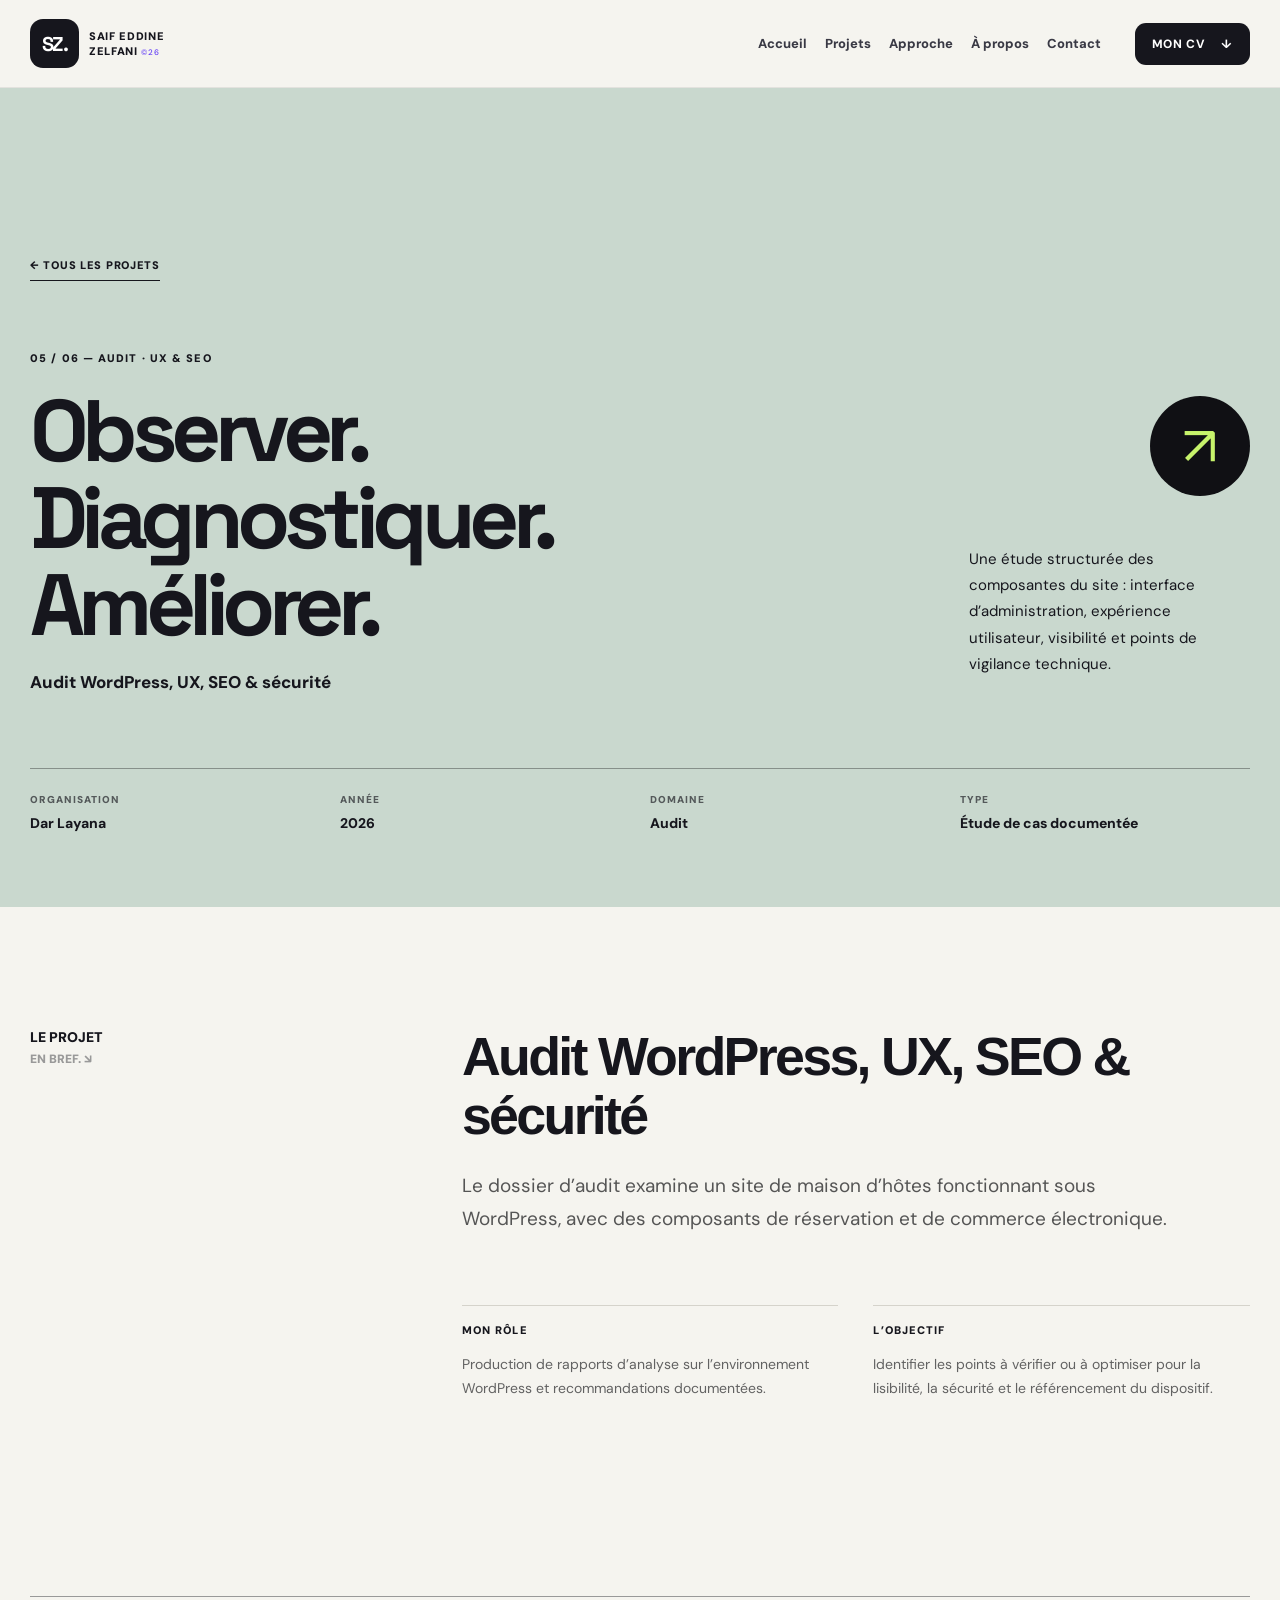
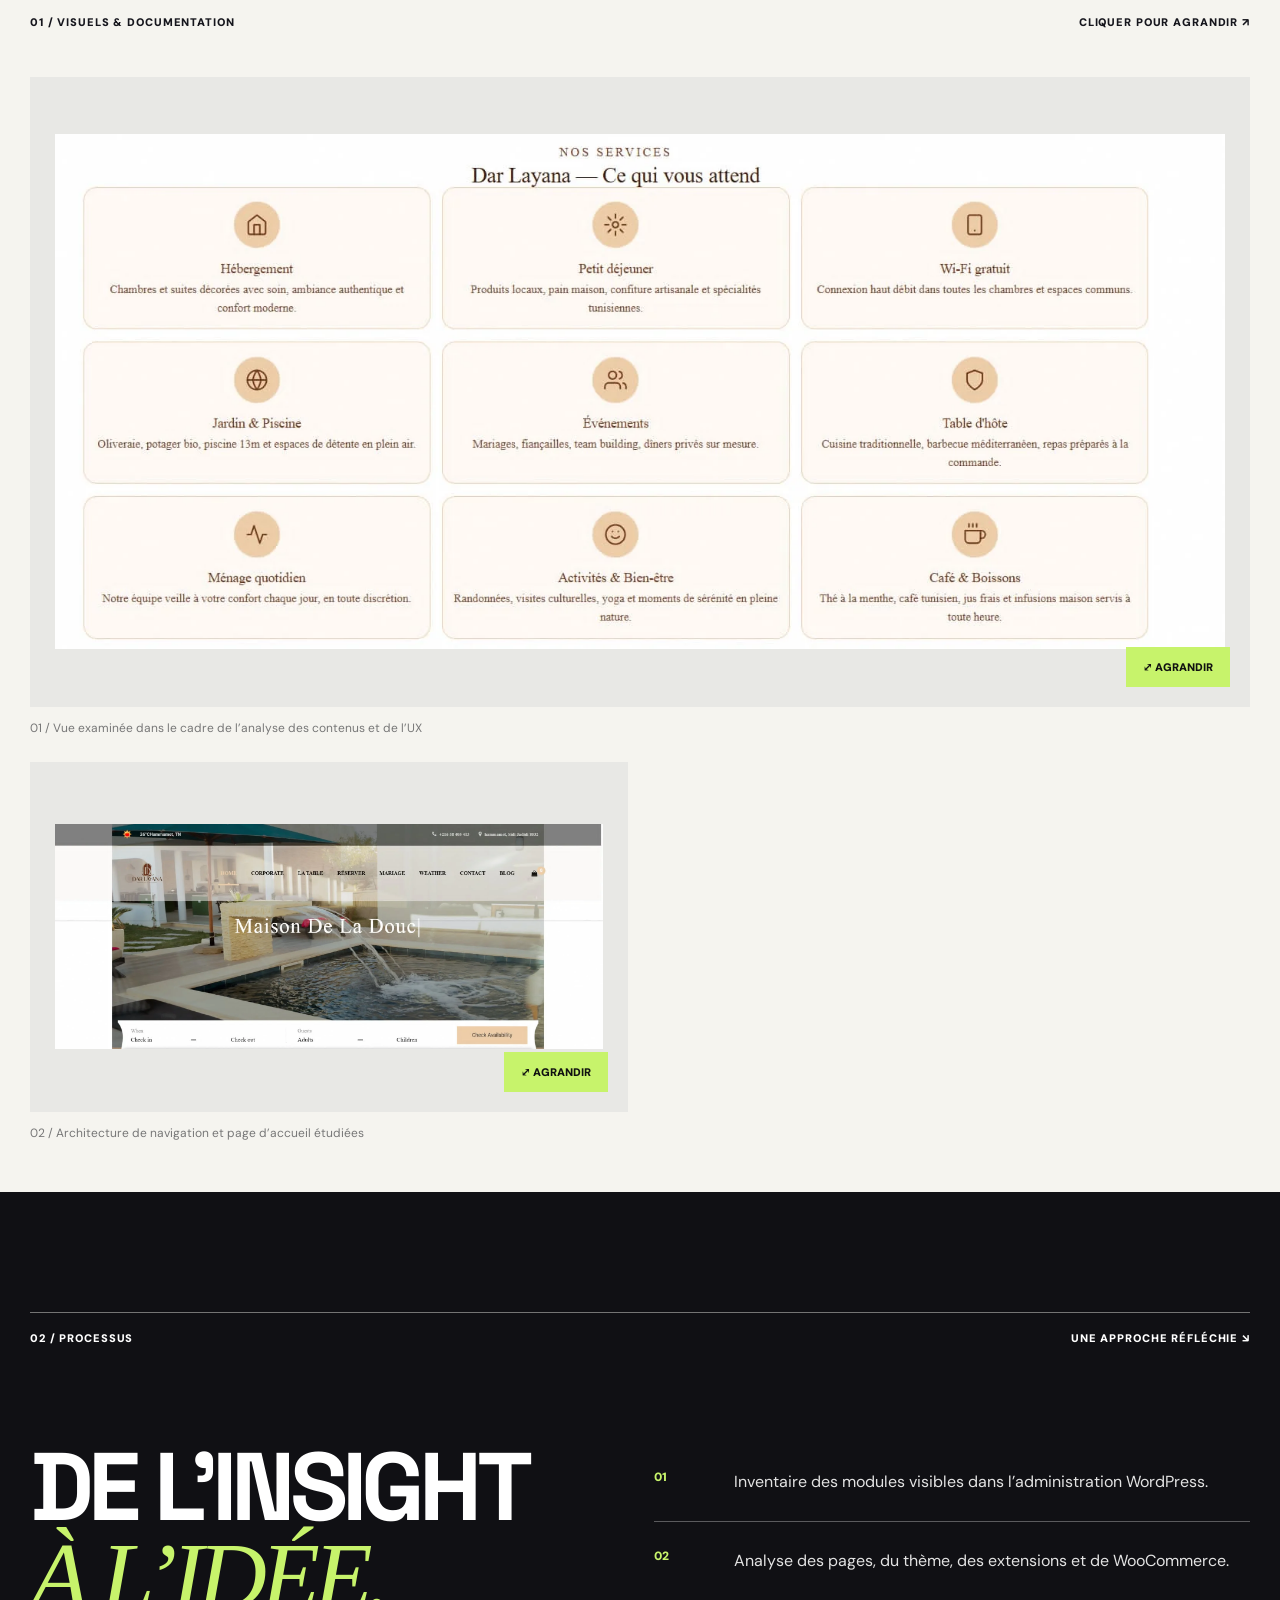
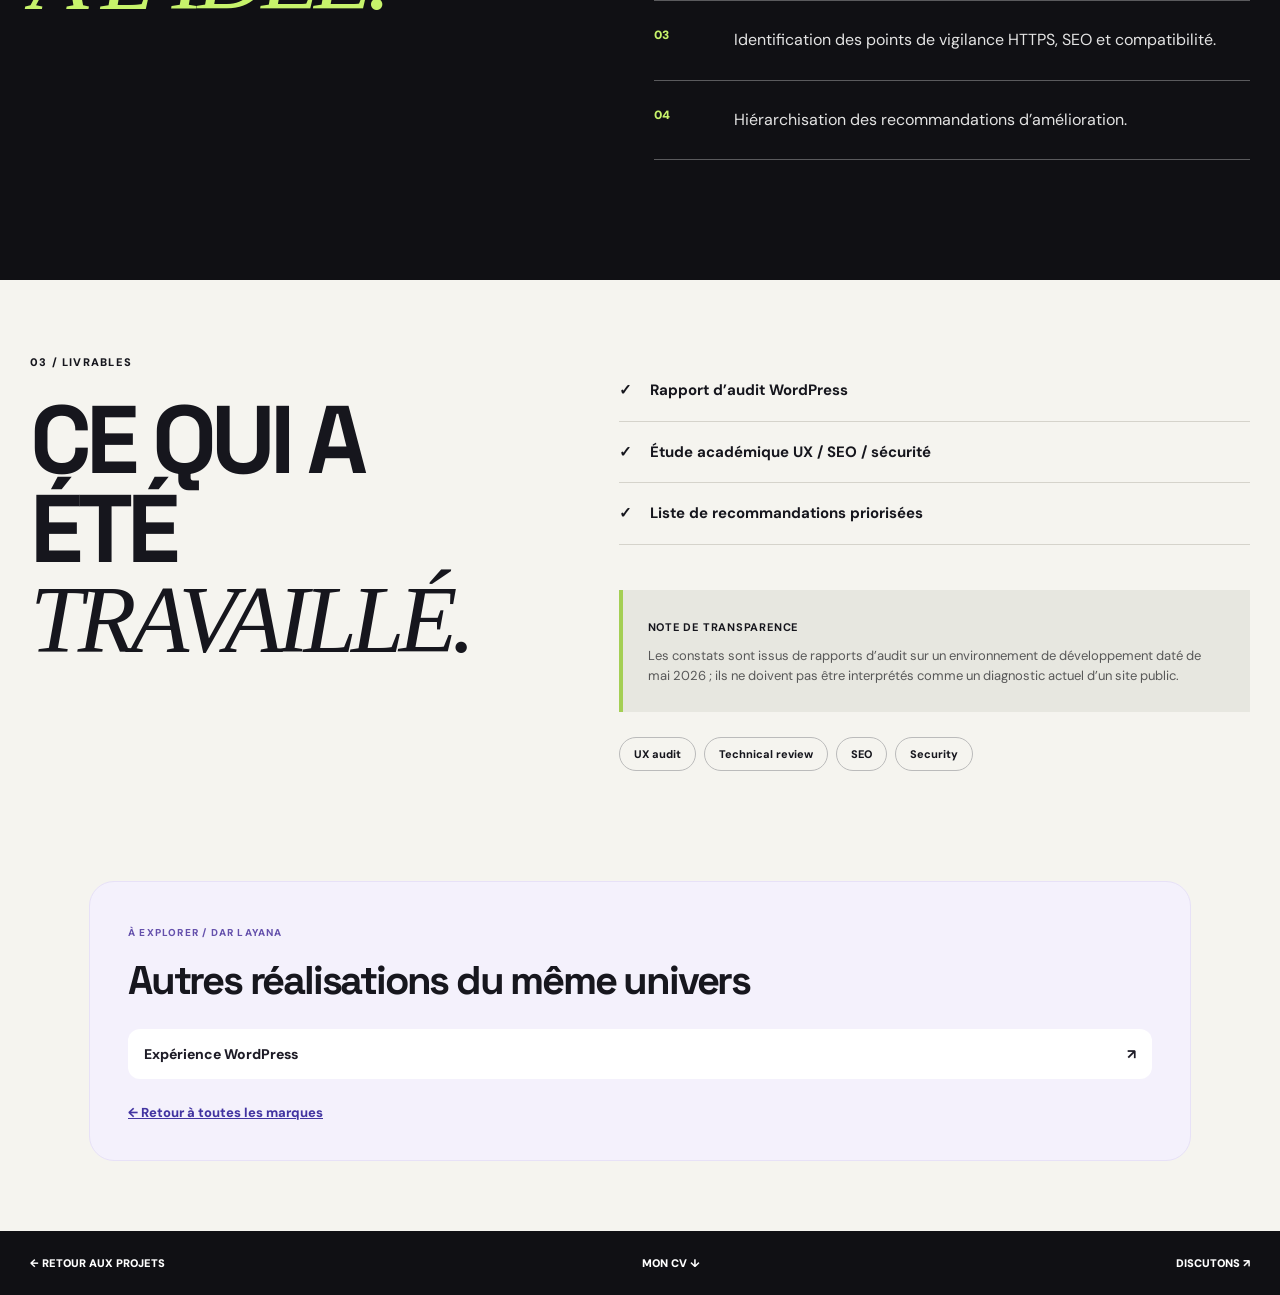
<file: projets/dar-layana-audit-digital/index.html>
<!DOCTYPE html>

<html lang="fr"><head><meta charset="utf-8"/><meta content="width=device-width,initial-scale=1" name="viewport"/><meta content="#F7F6F2" name="theme-color"/><meta content="Portfolio de Saif Eddine Zelfani, marketing digital, stratégie, création et WordPress." name="description"/><title>Audit WordPress, UX, SEO &amp; sécurité | Saif Eddine Zelfani</title><link href="../../favicon.svg" rel="icon" type="image/svg+xml"/><link href="../../style.css" rel="stylesheet"/><link href="https://fonts.googleapis.com/css2?family=DM+Sans:wght@400;500;600;700;800&amp;family=Space+Grotesk:wght@400;500;600;700&amp;display=swap" rel="stylesheet"/><link href="../../bento.css" rel="stylesheet"/><link href="../../bento-case.css" rel="stylesheet"/><link href="../../curation.css" rel="stylesheet"/></head><body class="bento-case"><div class="scroll-progress" id="scroll-progress"></div><header class="site-header" id="site-header"><div class="header-inner page-wrap"><a aria-label="Retour à l'accueil" class="brand" href="../../index.html#top"><span class="brand-mark">SZ.</span><span class="brand-name">SAIF EDDINE<br/>ZELFANI <b>©26</b></span></a><nav aria-label="Navigation principale" class="desktop-nav"><a href="../../index.html#top">Accueil</a><a href="../../index.html#work">Projets</a><a href="../../index.html#method">Approche</a><a href="../../index.html#about">À propos</a><a href="../../index.html#contact">Contact</a></nav><a class="nav-cv" download="Saif_Eddine_Zelfani_CV.pdf" href="../../documents/Saif_Eddine_Zelfani_CV.pdf">MON CV <span>↓</span></a><button aria-expanded="false" aria-label="Ouvrir le menu" class="mobile-toggle" id="menu-btn" type="button">☰</button></div></header><div aria-label="Menu principal" aria-modal="true" class="mobile-panel" hidden="" id="mobile-panel" role="dialog"><div class="mobile-panel-inner"><div><a class="mobile-link" href="../../index.html#top">Accueil ↗</a></div><div><a class="mobile-link" href="../../index.html#about">À propos ↗</a></div><div><a class="mobile-link" href="../../index.html#method">Approche ↗</a></div><div><a class="mobile-link" href="../../index.html#work">Projets ↗</a></div><div><a class="mobile-link" href="../../index.html#about">À propos ↗</a></div><div><a class="mobile-link" href="../../index.html#contact">Contact ↗</a></div><a class="mobile-cv" download="Saif_Eddine_Zelfani_CV.pdf" href="../../documents/Saif_Eddine_Zelfani_CV.pdf">TÉLÉCHARGER MON CV ↓</a><p>SOUSSE, TUNISIE · DIGITAL MARKETING</p></div></div><main class="case-main"><section class="case-hero tone-mint"><div class="page-wrap"><a class="back-link" href="../../index.html#work">← TOUS LES PROJETS</a><div class="case-hero-layout"><div><p class="case-kicker">05 / 06 — Audit · UX &amp; SEO</p><h1>Observer. Diagnostiquer. Améliorer.</h1><p class="case-subtitle">Audit WordPress, UX, SEO &amp; sécurité</p></div><div class="case-hero-side"><span class="case-round-symbol">↗</span><p>Une étude structurée des composantes du site : interface d’administration, expérience utilisateur, visibilité et points de vigilance technique.</p></div></div><div class="case-meta"><div><small>ORGANISATION</small><strong>Dar Layana</strong></div><div><small>ANNÉE</small><strong>2026</strong></div><div><small>DOMAINE</small><strong>Audit</strong></div><div><small>TYPE</small><strong>Étude de cas documentée</strong></div></div></div></section><section class="case-overview page-wrap"><div class="case-left-label">LE PROJET<br/><span>EN BREF. ↘</span></div><div class="case-overview-text"><h2>Audit WordPress, UX, SEO &amp; sécurité</h2><p>Le dossier d’audit examine un site de maison d’hôtes fonctionnant sous WordPress, avec des composants de réservation et de commerce électronique.</p><div class="case-info-grid"><div><h3>MON RÔLE</h3><p>Production de rapports d’analyse sur l’environnement WordPress et recommandations documentées.</p></div><div><h3>L’OBJECTIF</h3><p>Identifier les points à vérifier ou à optimiser pour la lisibilité, la sécurité et le référencement du dispositif.</p></div></div></div></section>
<section class="case-gallery page-wrap"><div class="case-section-top"><span>01 / VISUELS &amp; DOCUMENTATION</span><span>CLIQUER POUR AGRANDIR ↗</span></div><div class="case-gallery-grid"><figure class="case-image case-image-large"><button aria-label="Agrandir l’image : Section de présentation de Dar Layana examinée dans le cadre de l’audit UX" class="case-image-button" data-img-index="0"><img alt="Section de présentation de Dar Layana examinée dans le cadre de l’audit UX" loading="lazy" src="../../images/dar-services.webp"/><span class="case-expand">⤢ AGRANDIR</span></button><figcaption>01 / Vue examinée dans le cadre de l’analyse des contenus et de l’UX</figcaption></figure><figure class="case-image"><button aria-label="Agrandir l’image : Capture du site Dar Layana examinée dans le rapport d’audit" class="case-image-button" data-img-index="1"><img alt="Capture du site Dar Layana examinée dans le rapport d’audit" loading="lazy" src="../../images/dar-home.webp"/><span class="case-expand">⤢ AGRANDIR</span></button><figcaption>02 / Architecture de navigation et page d’accueil étudiées</figcaption></figure></div></section>
<section class="case-process"><div class="page-wrap"><div class="case-section-top"><span>02 / PROCESSUS</span><span>UNE APPROCHE RÉFLÉCHIE ↘</span></div><div class="case-process-layout"><h2>DE L’INSIGHT<br/><em>À L’IDÉE.</em></h2><div class="case-steps"><div><span>01</span><p>Inventaire des modules visibles dans l’administration WordPress.</p></div><div><span>02</span><p>Analyse des pages, du thème, des extensions et de WooCommerce.</p></div><div><span>03</span><p>Identification des points de vigilance HTTPS, SEO et compatibilité.</p></div><div><span>04</span><p>Hiérarchisation des recommandations d’amélioration.</p></div></div></div></div></section><section class="case-deliverables page-wrap"><div><span class="eyebrow-small">03 / LIVRABLES</span><h2>CE QUI A ÉTÉ<br/><em>TRAVAILLÉ.</em></h2></div><div><ul><li><span>✓</span>Rapport d’audit WordPress</li><li><span>✓</span>Étude académique UX / SEO / sécurité</li><li><span>✓</span>Liste de recommandations priorisées</li></ul><div class="case-note"><strong>NOTE DE TRANSPARENCE</strong><p>Les constats sont issus de rapports d’audit sur un environnement de développement daté de mai 2026 ; ils ne doivent pas être interprétés comme un diagnostic actuel d’un site public.</p></div><div class="case-tag-list"><span>UX audit</span><span>Technical review</span><span>SEO</span><span>Security</span></div></div></section><section aria-label="Autres projets Dar Layana" class="cur-related"><div class="cur-related-inner"><span class="cur-related-eyebrow">À EXPLORER / DAR LAYANA</span><h2>Autres réalisations du même univers</h2><div class="cur-related-links"><a href="../dar-layana-experience-wordpress/index.html">Expérience WordPress <span aria-hidden="true">↗</span></a></div><a class="cur-back-home" href="../../index.html#work">← Retour à toutes les marques</a></div></section></main><footer class="case-footer"><div class="page-wrap"><a href="../../index.html#work">← RETOUR AUX PROJETS</a><a download="Saif_Eddine_Zelfani_CV.pdf" href="../../documents/Saif_Eddine_Zelfani_CV.pdf">MON CV ↓</a><a href="mailto:zalfanisaif77@gmail.com">DISCUTONS ↗</a></div></footer><div aria-label="Aperçu agrandi" aria-modal="true" class="lightbox-overlay" hidden="" id="lightbox" role="dialog"><button class="lightbox-close" id="lightbox-close" type="button">×</button><div class="lightbox-stage"><img alt="" id="lightbox-img"/><p id="lightbox-caption"></p></div><button aria-label="Image précédente" class="lightbox-prev" id="lightbox-prev">‹</button><button aria-label="Image suivante" class="lightbox-next" id="lightbox-next">›</button><span class="lightbox-count" id="lightbox-count"></span></div><script>window.CASE_IMAGES=[{"src": "../../images/dar-services.webp", "alt": "Section de présentation de Dar Layana examinée dans le cadre de l’audit UX", "caption": "Vue examinée dans le cadre de l’analyse des contenus et de l’UX"}, {"src": "../../images/dar-home.webp", "alt": "Capture du site Dar Layana examinée dans le rapport d’audit", "caption": "Architecture de navigation et page d’accueil étudiées"}]</script><script defer="" src="../../site.js"></script></body></html>
</file>
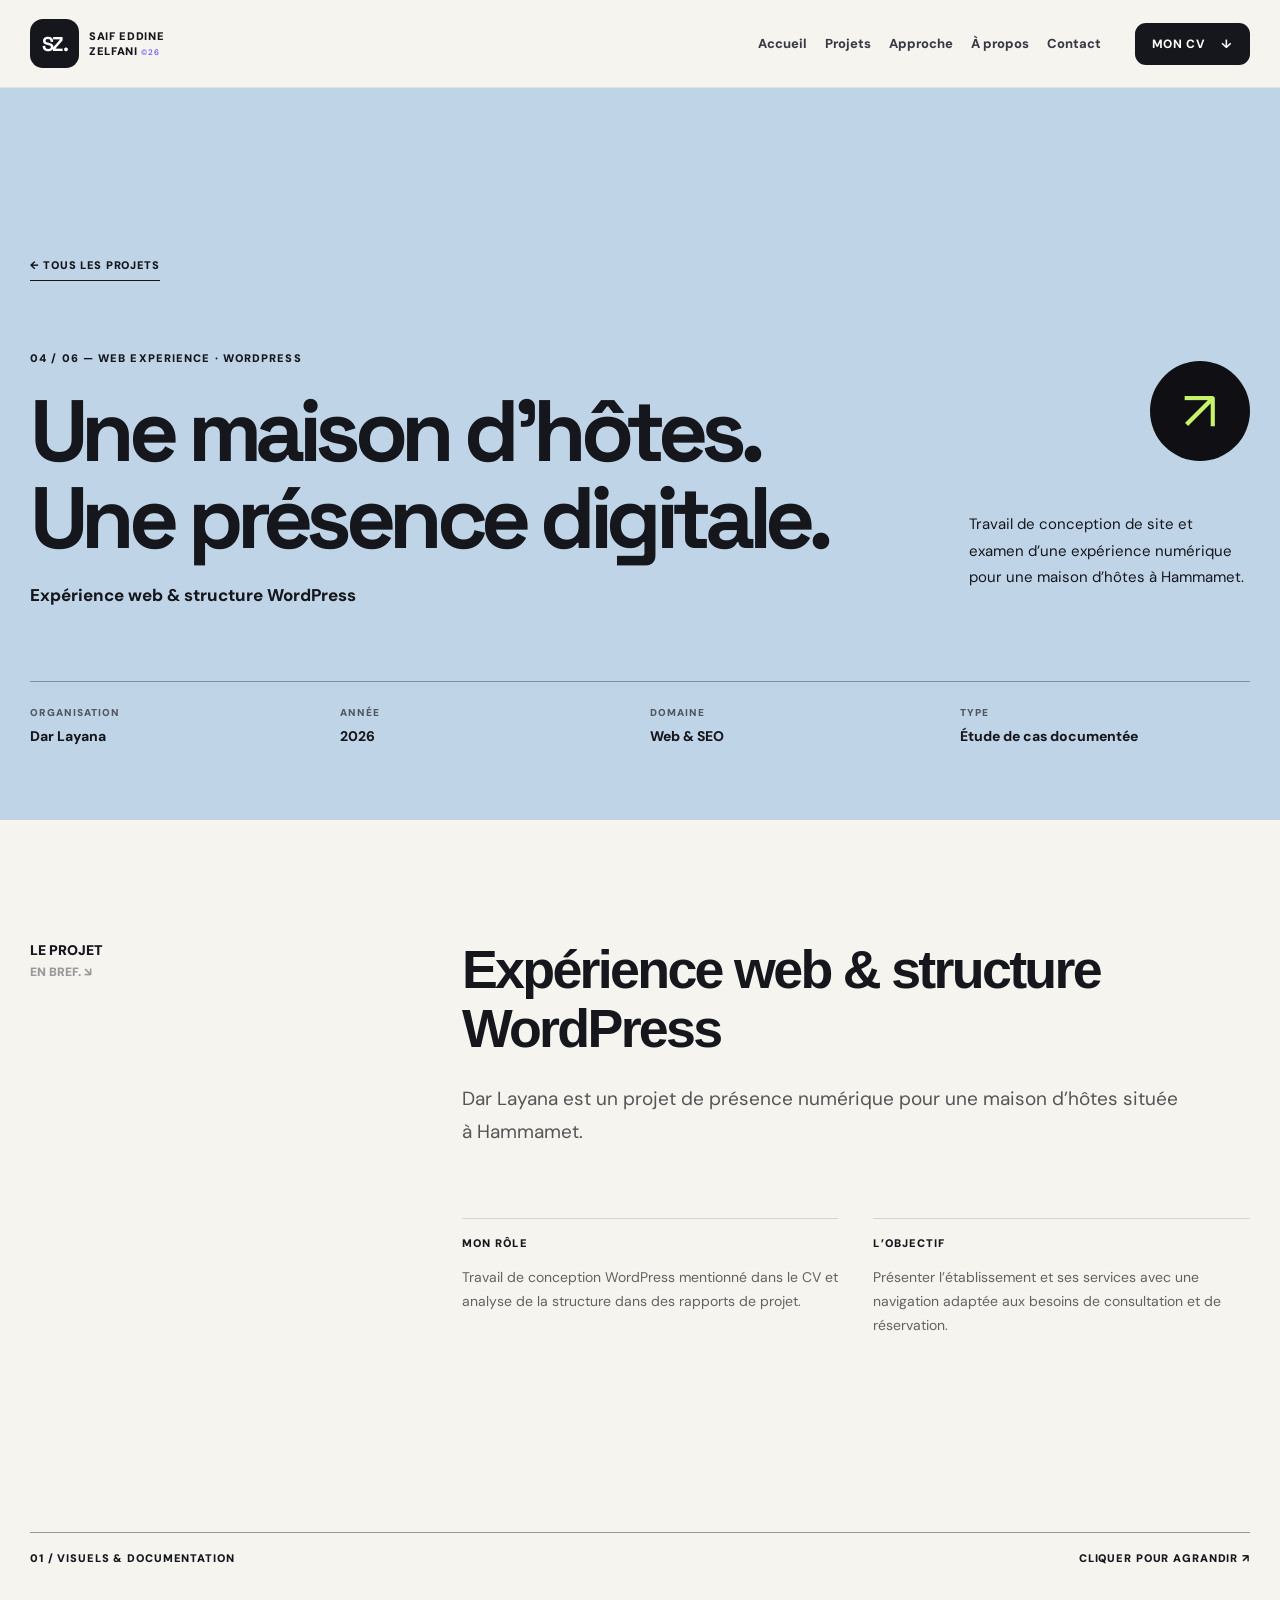
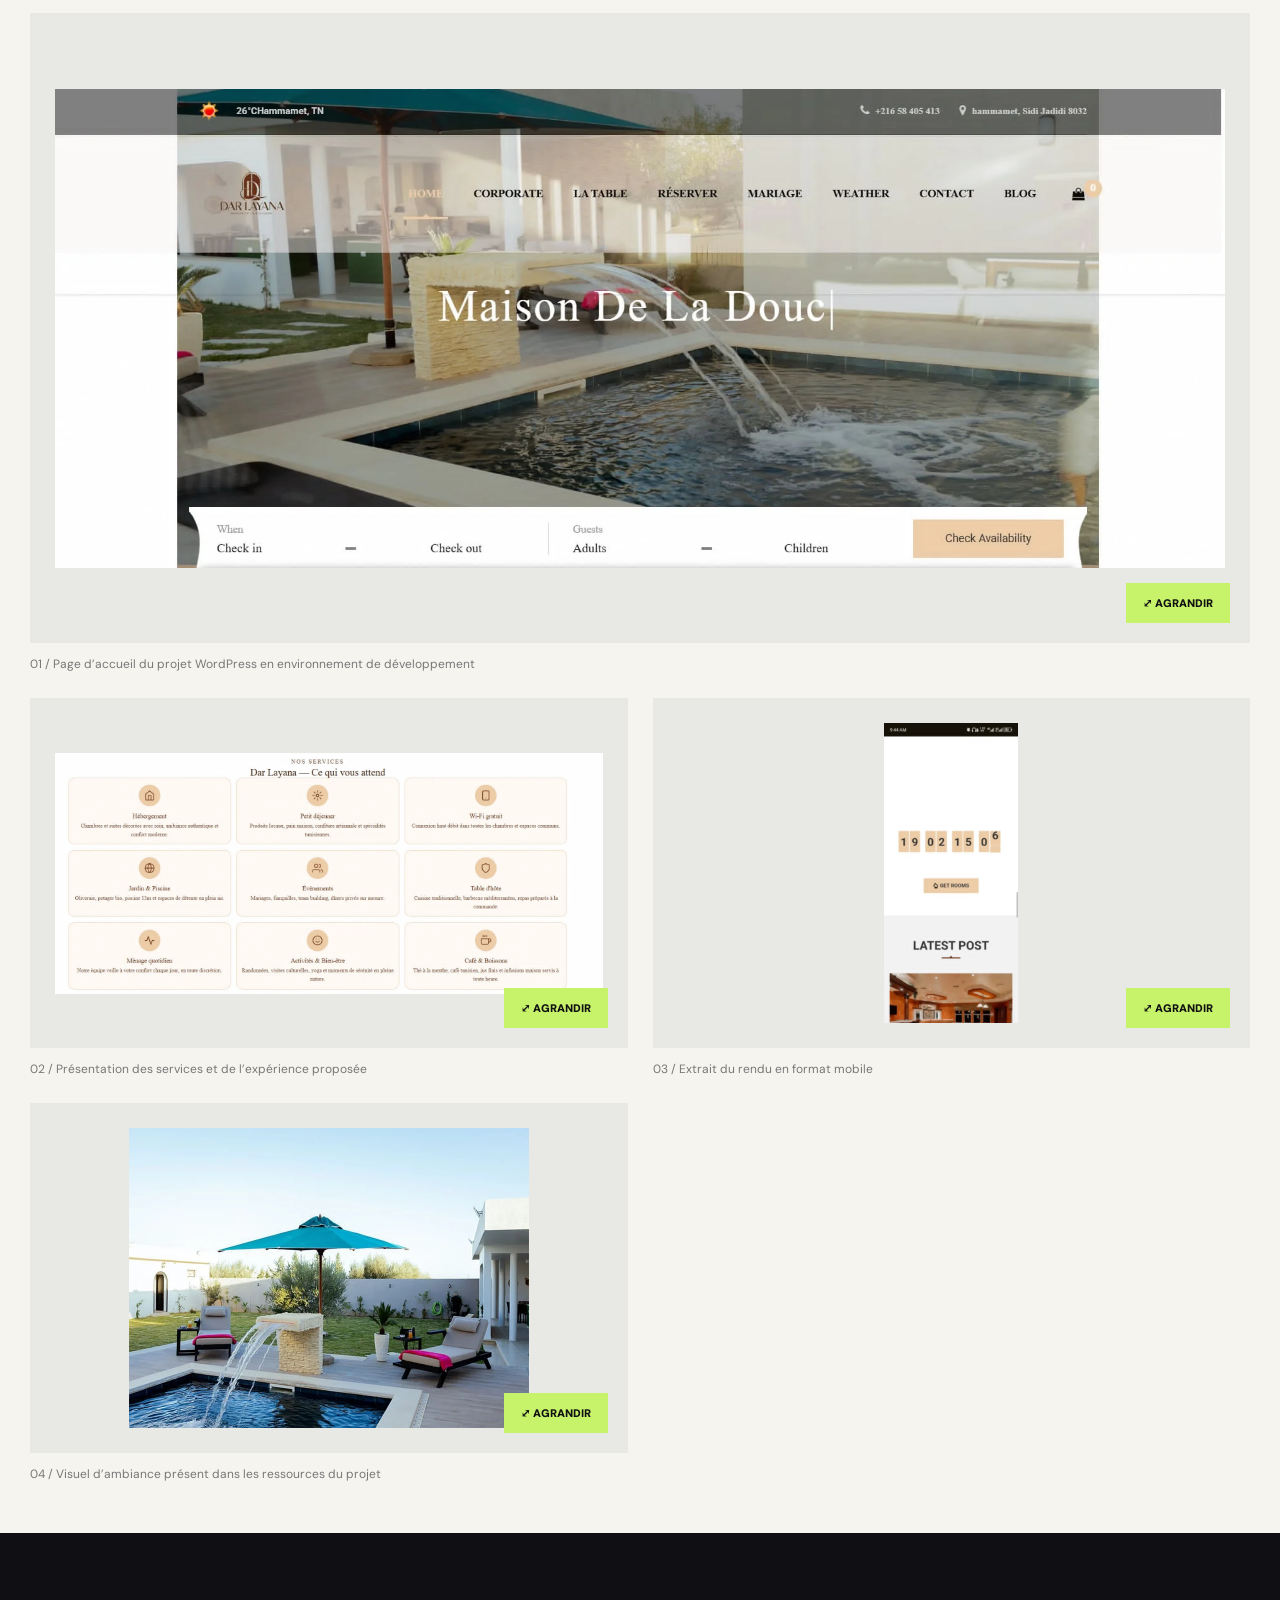
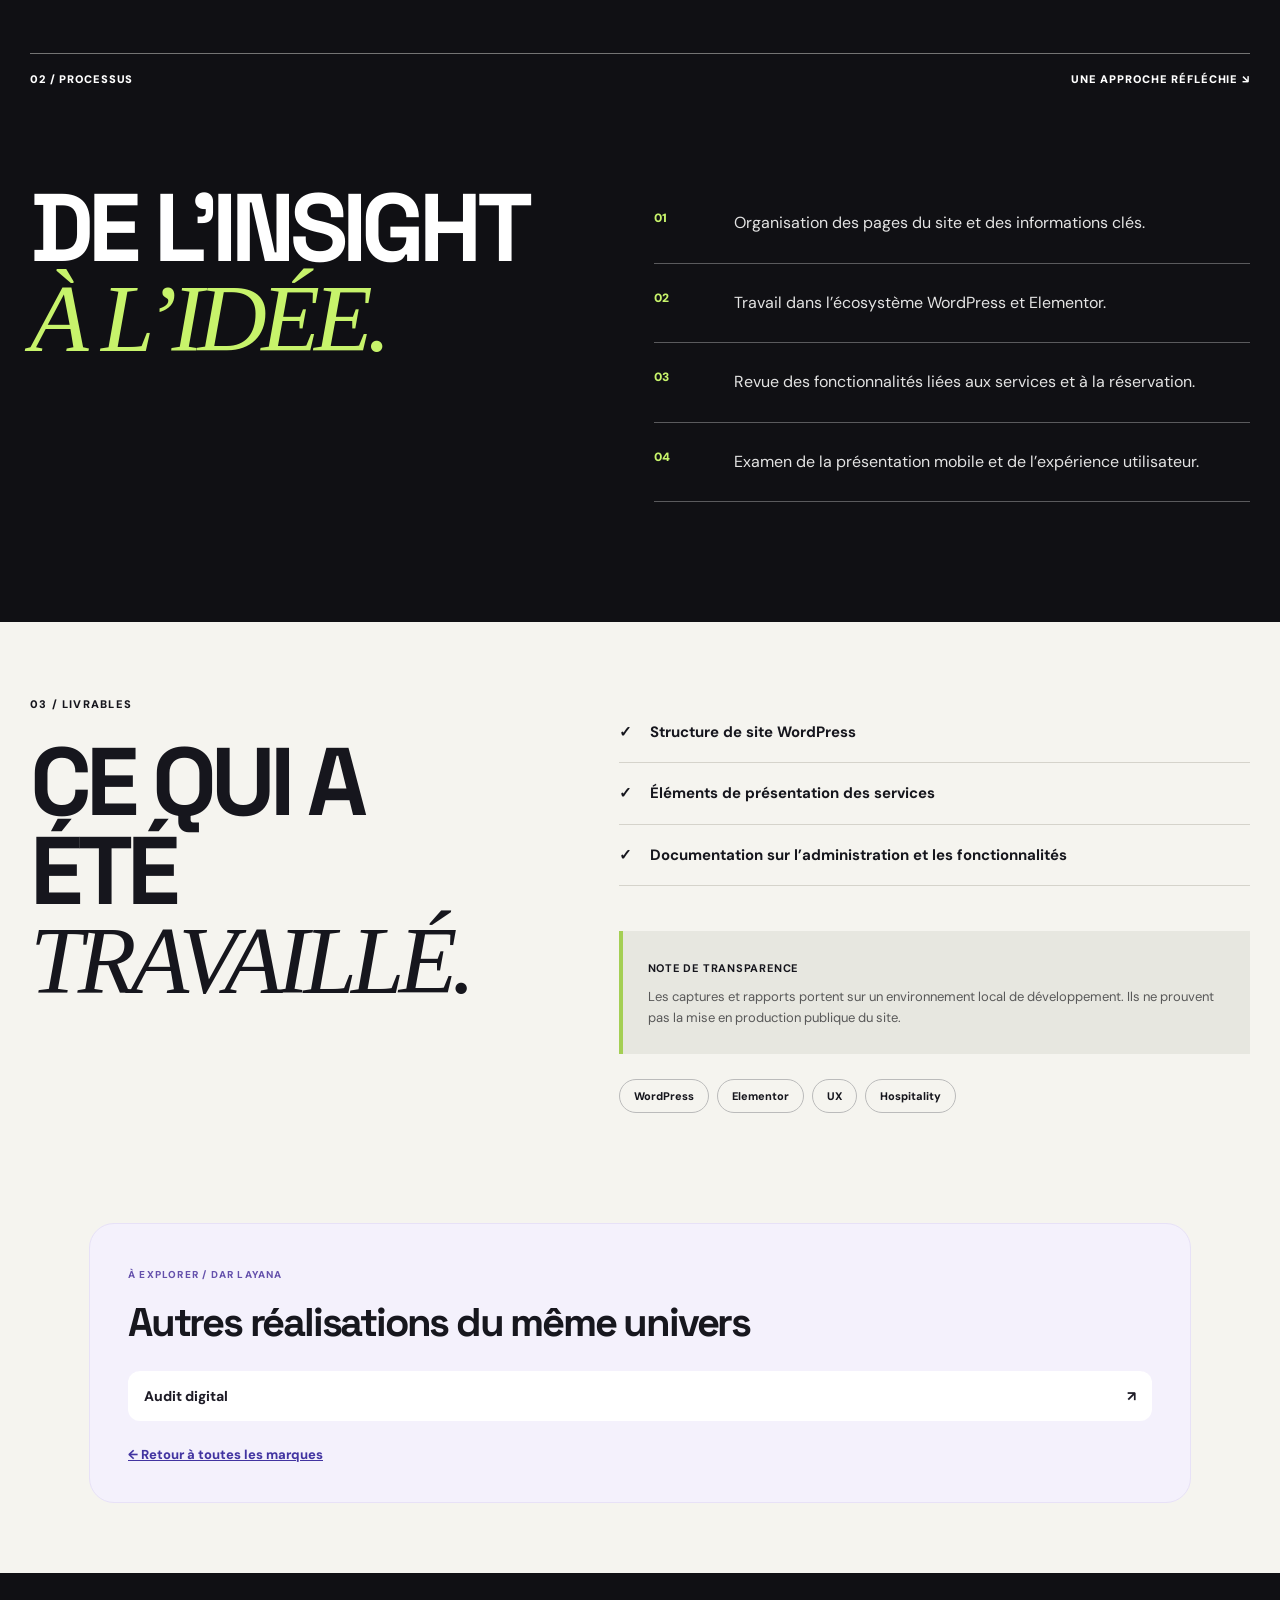
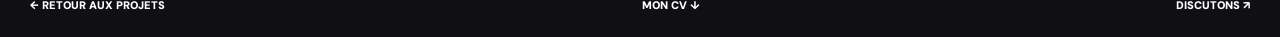
<file: projets/dar-layana-experience-wordpress/index.html>
<!DOCTYPE html>

<html lang="fr"><head><meta charset="utf-8"/><meta content="width=device-width,initial-scale=1" name="viewport"/><meta content="#F7F6F2" name="theme-color"/><meta content="Portfolio de Saif Eddine Zelfani, marketing digital, stratégie, création et WordPress." name="description"/><title>Expérience web &amp; structure WordPress | Saif Eddine Zelfani</title><link href="../../favicon.svg" rel="icon" type="image/svg+xml"/><link href="../../style.css" rel="stylesheet"/><link href="https://fonts.googleapis.com/css2?family=DM+Sans:wght@400;500;600;700;800&amp;family=Space+Grotesk:wght@400;500;600;700&amp;display=swap" rel="stylesheet"/><link href="../../bento.css" rel="stylesheet"/><link href="../../bento-case.css" rel="stylesheet"/><link href="../../curation.css" rel="stylesheet"/></head><body class="bento-case"><div class="scroll-progress" id="scroll-progress"></div><header class="site-header" id="site-header"><div class="header-inner page-wrap"><a aria-label="Retour à l'accueil" class="brand" href="../../index.html#top"><span class="brand-mark">SZ.</span><span class="brand-name">SAIF EDDINE<br/>ZELFANI <b>©26</b></span></a><nav aria-label="Navigation principale" class="desktop-nav"><a href="../../index.html#top">Accueil</a><a href="../../index.html#work">Projets</a><a href="../../index.html#method">Approche</a><a href="../../index.html#about">À propos</a><a href="../../index.html#contact">Contact</a></nav><a class="nav-cv" download="Saif_Eddine_Zelfani_CV.pdf" href="../../documents/Saif_Eddine_Zelfani_CV.pdf">MON CV <span>↓</span></a><button aria-expanded="false" aria-label="Ouvrir le menu" class="mobile-toggle" id="menu-btn" type="button">☰</button></div></header><div aria-label="Menu principal" aria-modal="true" class="mobile-panel" hidden="" id="mobile-panel" role="dialog"><div class="mobile-panel-inner"><div><a class="mobile-link" href="../../index.html#top">Accueil ↗</a></div><div><a class="mobile-link" href="../../index.html#about">À propos ↗</a></div><div><a class="mobile-link" href="../../index.html#method">Approche ↗</a></div><div><a class="mobile-link" href="../../index.html#work">Projets ↗</a></div><div><a class="mobile-link" href="../../index.html#about">À propos ↗</a></div><div><a class="mobile-link" href="../../index.html#contact">Contact ↗</a></div><a class="mobile-cv" download="Saif_Eddine_Zelfani_CV.pdf" href="../../documents/Saif_Eddine_Zelfani_CV.pdf">TÉLÉCHARGER MON CV ↓</a><p>SOUSSE, TUNISIE · DIGITAL MARKETING</p></div></div><main class="case-main"><section class="case-hero tone-blue"><div class="page-wrap"><a class="back-link" href="../../index.html#work">← TOUS LES PROJETS</a><div class="case-hero-layout"><div><p class="case-kicker">04 / 06 — Web experience · WordPress</p><h1>Une maison d’hôtes. Une présence digitale.</h1><p class="case-subtitle">Expérience web &amp; structure WordPress</p></div><div class="case-hero-side"><span class="case-round-symbol">↗</span><p>Travail de conception de site et examen d’une expérience numérique pour une maison d’hôtes à Hammamet.</p></div></div><div class="case-meta"><div><small>ORGANISATION</small><strong>Dar Layana</strong></div><div><small>ANNÉE</small><strong>2026</strong></div><div><small>DOMAINE</small><strong>Web &amp; SEO</strong></div><div><small>TYPE</small><strong>Étude de cas documentée</strong></div></div></div></section><section class="case-overview page-wrap"><div class="case-left-label">LE PROJET<br/><span>EN BREF. ↘</span></div><div class="case-overview-text"><h2>Expérience web &amp; structure WordPress</h2><p>Dar Layana est un projet de présence numérique pour une maison d’hôtes située à Hammamet.</p><div class="case-info-grid"><div><h3>MON RÔLE</h3><p>Travail de conception WordPress mentionné dans le CV et analyse de la structure dans des rapports de projet.</p></div><div><h3>L’OBJECTIF</h3><p>Présenter l’établissement et ses services avec une navigation adaptée aux besoins de consultation et de réservation.</p></div></div></div></section>
<section class="case-gallery page-wrap"><div class="case-section-top"><span>01 / VISUELS &amp; DOCUMENTATION</span><span>CLIQUER POUR AGRANDIR ↗</span></div><div class="case-gallery-grid"><figure class="case-image case-image-large"><button aria-label="Agrandir l’image : Capture de la page d’accueil du site Dar Layana réalisé sous WordPress" class="case-image-button" data-img-index="0"><img alt="Capture de la page d’accueil du site Dar Layana réalisé sous WordPress" loading="lazy" src="../../images/dar-home.webp"/><span class="case-expand">⤢ AGRANDIR</span></button><figcaption>01 / Page d’accueil du projet WordPress en environnement de développement</figcaption></figure><figure class="case-image"><button aria-label="Agrandir l’image : Capture d’une section de services du site Dar Layana" class="case-image-button" data-img-index="1"><img alt="Capture d’une section de services du site Dar Layana" loading="lazy" src="../../images/dar-services.webp"/><span class="case-expand">⤢ AGRANDIR</span></button><figcaption>02 / Présentation des services et de l’expérience proposée</figcaption></figure><figure class="case-image"><button aria-label="Agrandir l’image : Capture mobile du site Dar Layana et d’une section blog" class="case-image-button" data-img-index="2"><img alt="Capture mobile du site Dar Layana et d’une section blog" loading="lazy" src="../../images/dar-mobile.webp"/><span class="case-expand">⤢ AGRANDIR</span></button><figcaption>03 / Extrait du rendu en format mobile</figcaption></figure><figure class="case-image"><button aria-label="Agrandir l’image : Photographie de maison d’hôtes utilisée dans le dossier Dar Layana" class="case-image-button" data-img-index="3"><img alt="Photographie de maison d’hôtes utilisée dans le dossier Dar Layana" loading="lazy" src="../../images/dar-pool.webp"/><span class="case-expand">⤢ AGRANDIR</span></button><figcaption>04 / Visuel d’ambiance présent dans les ressources du projet</figcaption></figure></div></section>
<section class="case-process"><div class="page-wrap"><div class="case-section-top"><span>02 / PROCESSUS</span><span>UNE APPROCHE RÉFLÉCHIE ↘</span></div><div class="case-process-layout"><h2>DE L’INSIGHT<br/><em>À L’IDÉE.</em></h2><div class="case-steps"><div><span>01</span><p>Organisation des pages du site et des informations clés.</p></div><div><span>02</span><p>Travail dans l’écosystème WordPress et Elementor.</p></div><div><span>03</span><p>Revue des fonctionnalités liées aux services et à la réservation.</p></div><div><span>04</span><p>Examen de la présentation mobile et de l’expérience utilisateur.</p></div></div></div></div></section><section class="case-deliverables page-wrap"><div><span class="eyebrow-small">03 / LIVRABLES</span><h2>CE QUI A ÉTÉ<br/><em>TRAVAILLÉ.</em></h2></div><div><ul><li><span>✓</span>Structure de site WordPress</li><li><span>✓</span>Éléments de présentation des services</li><li><span>✓</span>Documentation sur l’administration et les fonctionnalités</li></ul><div class="case-note"><strong>NOTE DE TRANSPARENCE</strong><p>Les captures et rapports portent sur un environnement local de développement. Ils ne prouvent pas la mise en production publique du site.</p></div><div class="case-tag-list"><span>WordPress</span><span>Elementor</span><span>UX</span><span>Hospitality</span></div></div></section><section aria-label="Autres projets Dar Layana" class="cur-related"><div class="cur-related-inner"><span class="cur-related-eyebrow">À EXPLORER / DAR LAYANA</span><h2>Autres réalisations du même univers</h2><div class="cur-related-links"><a href="../dar-layana-audit-digital/index.html">Audit digital <span aria-hidden="true">↗</span></a></div><a class="cur-back-home" href="../../index.html#work">← Retour à toutes les marques</a></div></section></main><footer class="case-footer"><div class="page-wrap"><a href="../../index.html#work">← RETOUR AUX PROJETS</a><a download="Saif_Eddine_Zelfani_CV.pdf" href="../../documents/Saif_Eddine_Zelfani_CV.pdf">MON CV ↓</a><a href="mailto:zalfanisaif77@gmail.com">DISCUTONS ↗</a></div></footer><div aria-label="Aperçu agrandi" aria-modal="true" class="lightbox-overlay" hidden="" id="lightbox" role="dialog"><button class="lightbox-close" id="lightbox-close" type="button">×</button><div class="lightbox-stage"><img alt="" id="lightbox-img"/><p id="lightbox-caption"></p></div><button aria-label="Image précédente" class="lightbox-prev" id="lightbox-prev">‹</button><button aria-label="Image suivante" class="lightbox-next" id="lightbox-next">›</button><span class="lightbox-count" id="lightbox-count"></span></div><script>window.CASE_IMAGES=[{"src": "../../images/dar-home.webp", "alt": "Capture de la page d’accueil du site Dar Layana réalisé sous WordPress", "caption": "Page d’accueil du projet WordPress en environnement de développement"}, {"src": "../../images/dar-services.webp", "alt": "Capture d’une section de services du site Dar Layana", "caption": "Présentation des services et de l’expérience proposée"}, {"src": "../../images/dar-mobile.webp", "alt": "Capture mobile du site Dar Layana et d’une section blog", "caption": "Extrait du rendu en format mobile"}, {"src": "../../images/dar-pool.webp", "alt": "Photographie de maison d’hôtes utilisée dans le dossier Dar Layana", "caption": "Visuel d’ambiance présent dans les ressources du projet"}]</script><script defer="" src="../../site.js"></script></body></html>
</file>
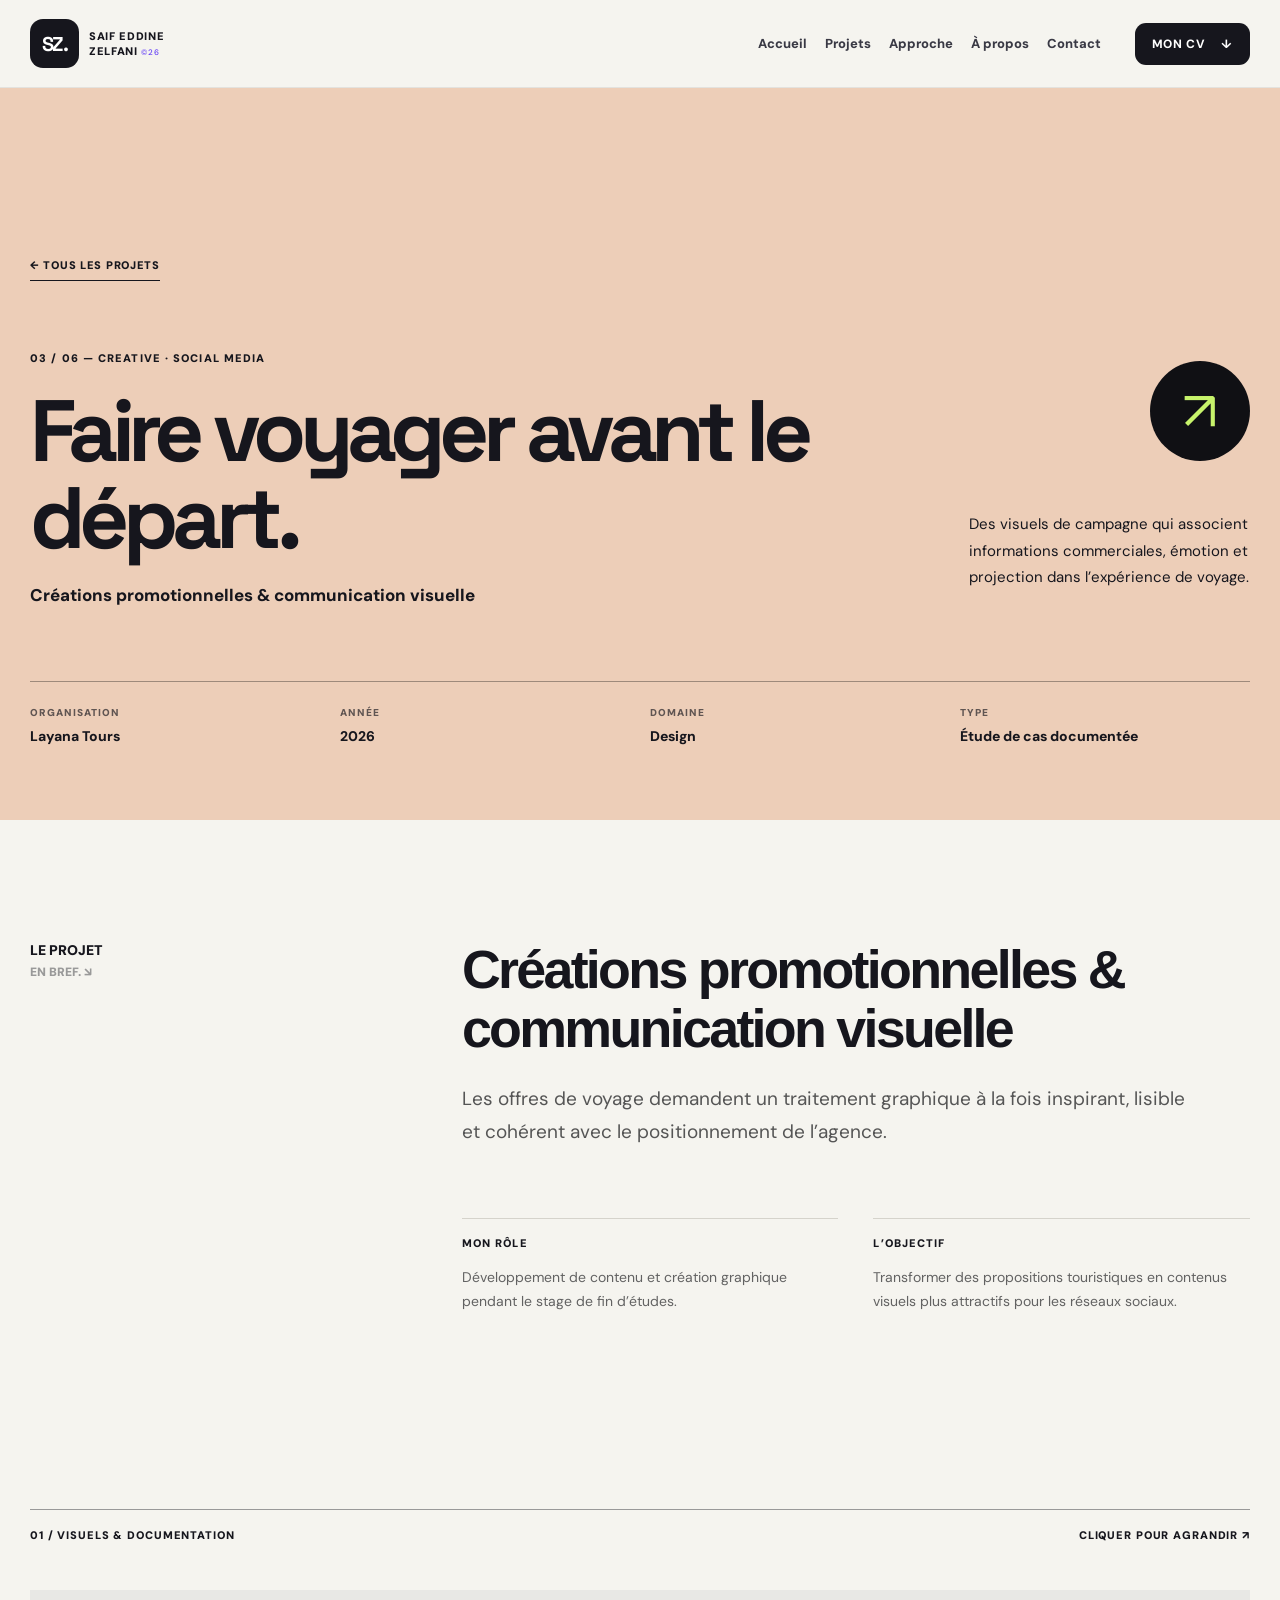
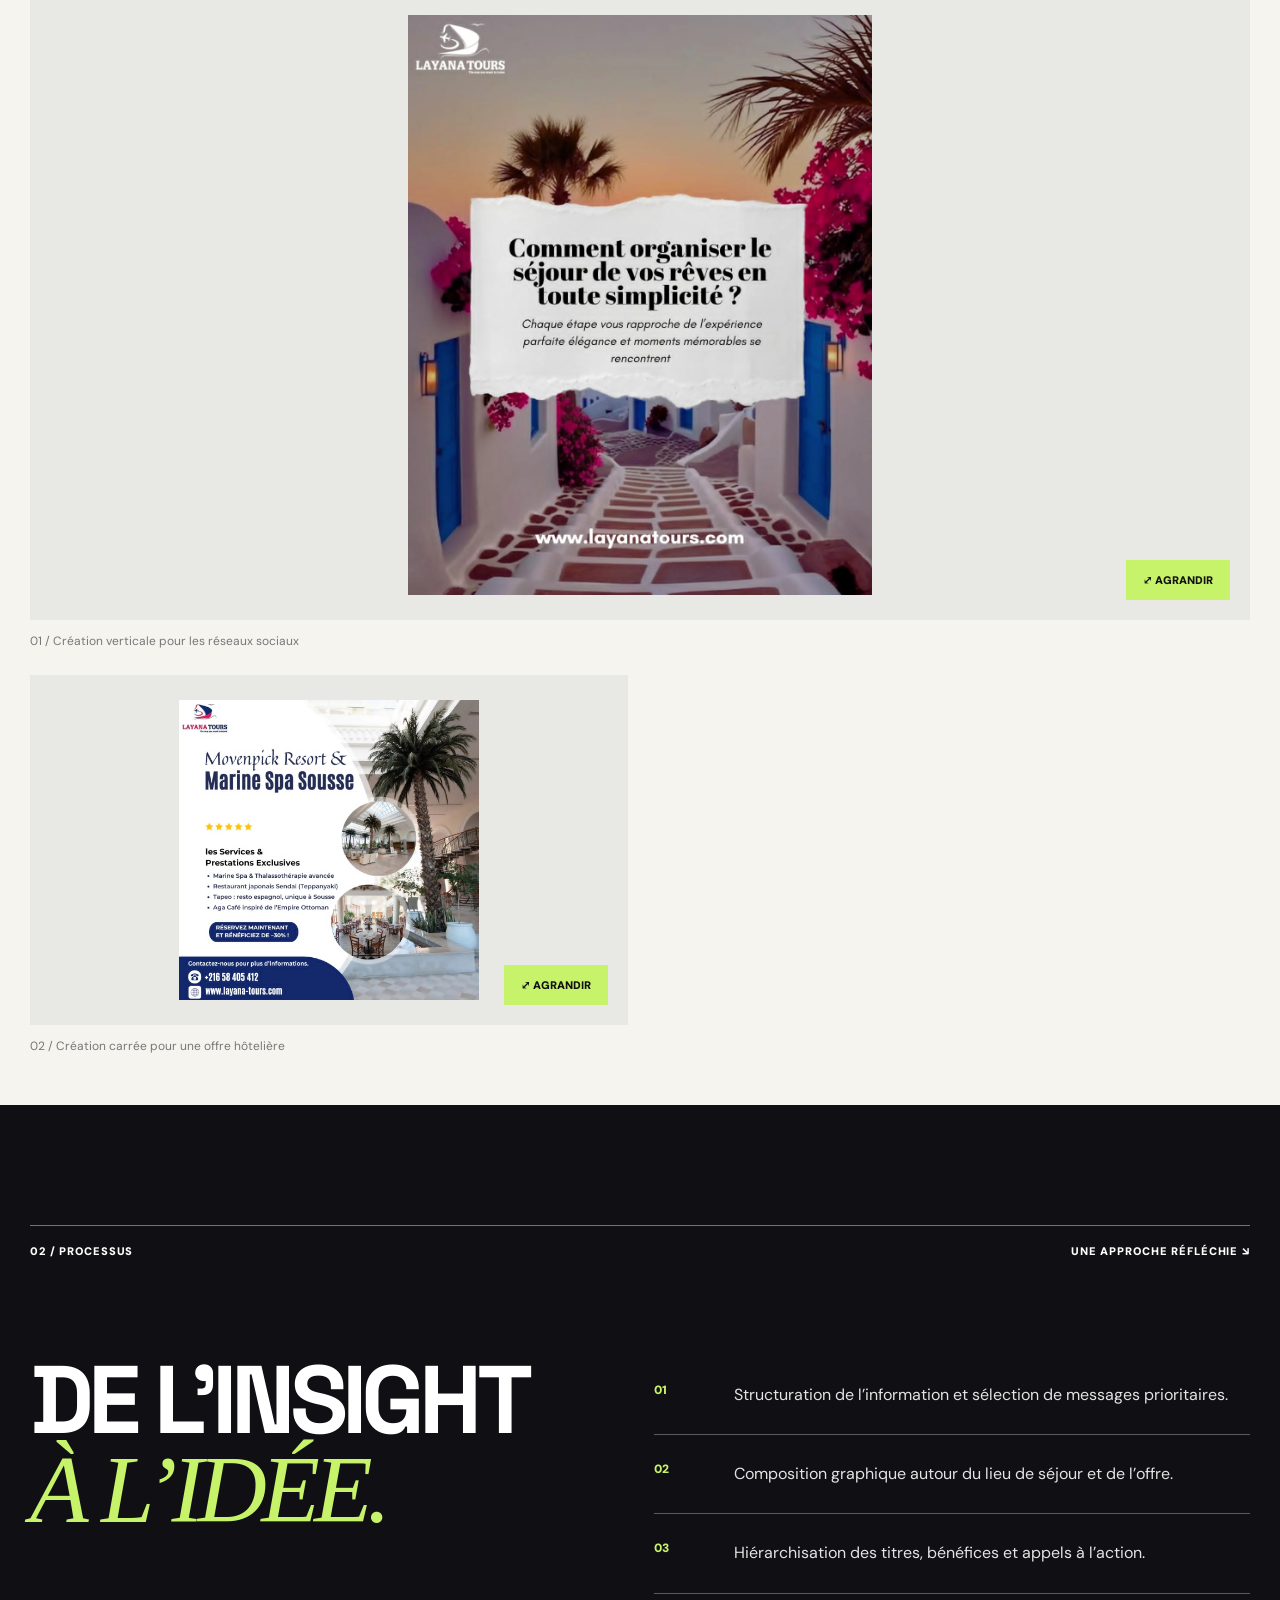
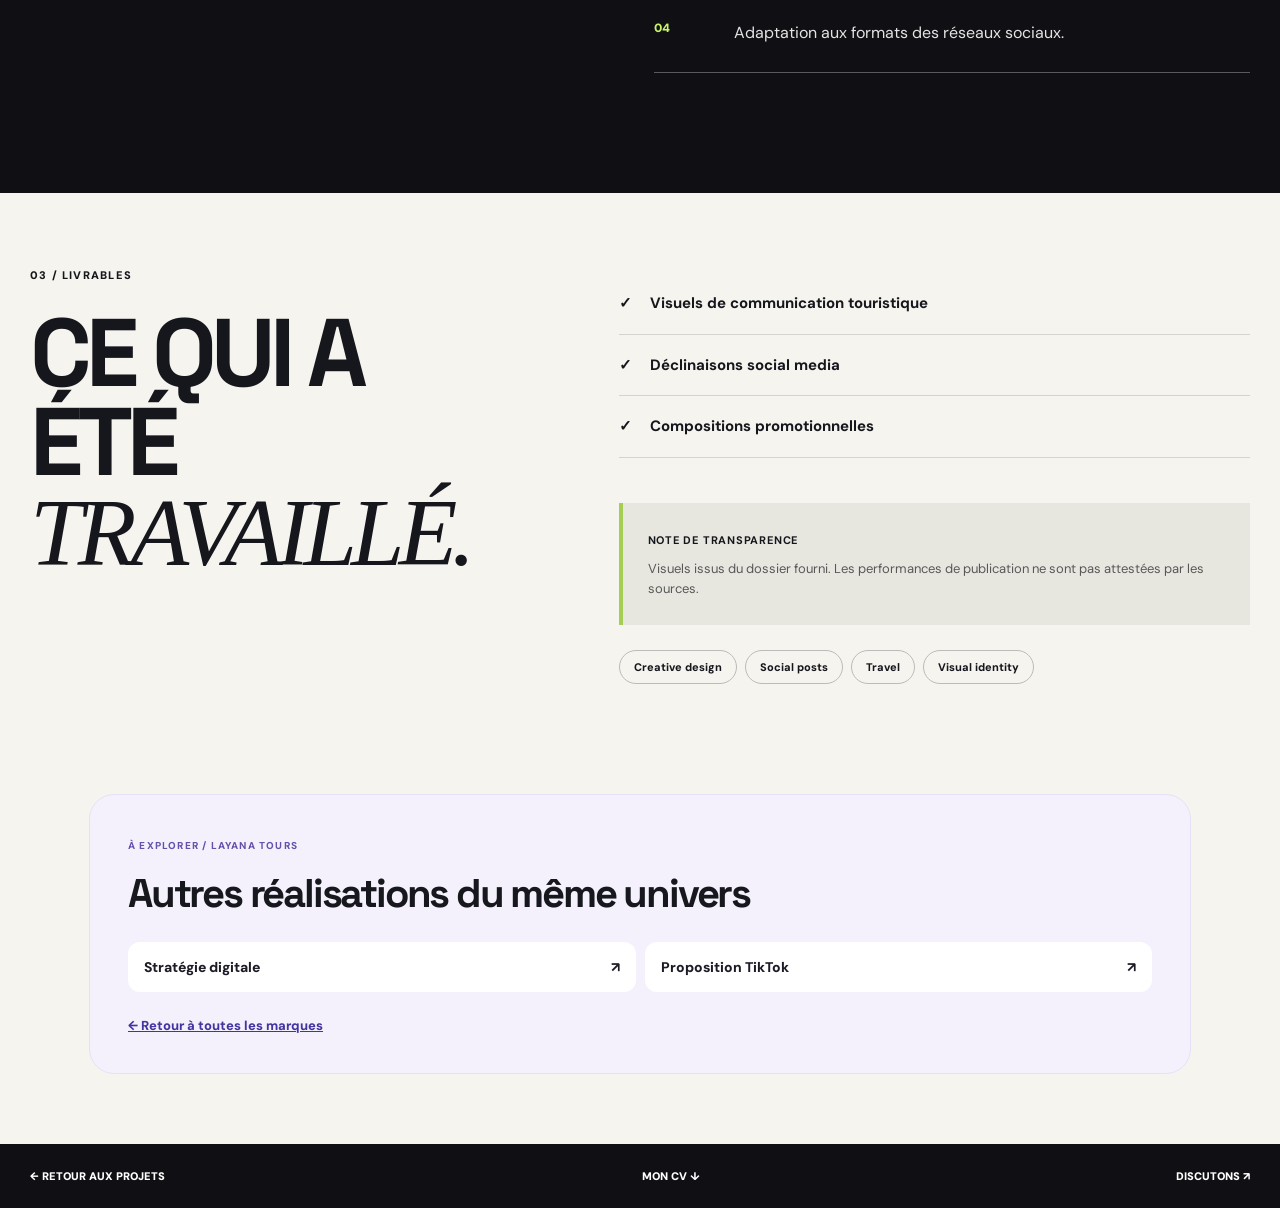
<file: projets/layana-creations-social-media/index.html>
<!DOCTYPE html>

<html lang="fr"><head><meta charset="utf-8"/><meta content="width=device-width,initial-scale=1" name="viewport"/><meta content="#F7F6F2" name="theme-color"/><meta content="Portfolio de Saif Eddine Zelfani, marketing digital, stratégie, création et WordPress." name="description"/><title>Créations promotionnelles &amp; communication visuelle | Saif Eddine Zelfani</title><link href="../../favicon.svg" rel="icon" type="image/svg+xml"/><link href="../../style.css" rel="stylesheet"/><link href="https://fonts.googleapis.com/css2?family=DM+Sans:wght@400;500;600;700;800&amp;family=Space+Grotesk:wght@400;500;600;700&amp;display=swap" rel="stylesheet"/><link href="../../bento.css" rel="stylesheet"/><link href="../../bento-case.css" rel="stylesheet"/><link href="../../curation.css" rel="stylesheet"/></head><body class="bento-case"><div class="scroll-progress" id="scroll-progress"></div><header class="site-header" id="site-header"><div class="header-inner page-wrap"><a aria-label="Retour à l'accueil" class="brand" href="../../index.html#top"><span class="brand-mark">SZ.</span><span class="brand-name">SAIF EDDINE<br/>ZELFANI <b>©26</b></span></a><nav aria-label="Navigation principale" class="desktop-nav"><a href="../../index.html#top">Accueil</a><a href="../../index.html#work">Projets</a><a href="../../index.html#method">Approche</a><a href="../../index.html#about">À propos</a><a href="../../index.html#contact">Contact</a></nav><a class="nav-cv" download="Saif_Eddine_Zelfani_CV.pdf" href="../../documents/Saif_Eddine_Zelfani_CV.pdf">MON CV <span>↓</span></a><button aria-expanded="false" aria-label="Ouvrir le menu" class="mobile-toggle" id="menu-btn" type="button">☰</button></div></header><div aria-label="Menu principal" aria-modal="true" class="mobile-panel" hidden="" id="mobile-panel" role="dialog"><div class="mobile-panel-inner"><div><a class="mobile-link" href="../../index.html#top">Accueil ↗</a></div><div><a class="mobile-link" href="../../index.html#about">À propos ↗</a></div><div><a class="mobile-link" href="../../index.html#method">Approche ↗</a></div><div><a class="mobile-link" href="../../index.html#work">Projets ↗</a></div><div><a class="mobile-link" href="../../index.html#about">À propos ↗</a></div><div><a class="mobile-link" href="../../index.html#contact">Contact ↗</a></div><a class="mobile-cv" download="Saif_Eddine_Zelfani_CV.pdf" href="../../documents/Saif_Eddine_Zelfani_CV.pdf">TÉLÉCHARGER MON CV ↓</a><p>SOUSSE, TUNISIE · DIGITAL MARKETING</p></div></div><main class="case-main"><section class="case-hero tone-sand"><div class="page-wrap"><a class="back-link" href="../../index.html#work">← TOUS LES PROJETS</a><div class="case-hero-layout"><div><p class="case-kicker">03 / 06 — Creative · Social media</p><h1>Faire voyager avant le départ.</h1><p class="case-subtitle">Créations promotionnelles &amp; communication visuelle</p></div><div class="case-hero-side"><span class="case-round-symbol">↗</span><p>Des visuels de campagne qui associent informations commerciales, émotion et projection dans l’expérience de voyage.</p></div></div><div class="case-meta"><div><small>ORGANISATION</small><strong>Layana Tours</strong></div><div><small>ANNÉE</small><strong>2026</strong></div><div><small>DOMAINE</small><strong>Design</strong></div><div><small>TYPE</small><strong>Étude de cas documentée</strong></div></div></div></section><section class="case-overview page-wrap"><div class="case-left-label">LE PROJET<br/><span>EN BREF. ↘</span></div><div class="case-overview-text"><h2>Créations promotionnelles &amp; communication visuelle</h2><p>Les offres de voyage demandent un traitement graphique à la fois inspirant, lisible et cohérent avec le positionnement de l’agence.</p><div class="case-info-grid"><div><h3>MON RÔLE</h3><p>Développement de contenu et création graphique pendant le stage de fin d’études.</p></div><div><h3>L’OBJECTIF</h3><p>Transformer des propositions touristiques en contenus visuels plus attractifs pour les réseaux sociaux.</p></div></div></div></section>
<section class="case-gallery page-wrap"><div class="case-section-top"><span>01 / VISUELS &amp; DOCUMENTATION</span><span>CLIQUER POUR AGRANDIR ↗</span></div><div class="case-gallery-grid"><figure class="case-image case-image-large"><button aria-label="Agrandir l’image : Création Layana Tours pour un séjour à Sousse" class="case-image-button" data-img-index="0"><img alt="Création Layana Tours pour un séjour à Sousse" loading="lazy" src="../../images/layana-editorial.webp"/><span class="case-expand">⤢ AGRANDIR</span></button><figcaption>01 / Création verticale pour les réseaux sociaux</figcaption></figure><figure class="case-image"><button aria-label="Agrandir l’image : Visuel promotionnel Layana Tours du Mövenpick Resort et Marine Spa Sousse" class="case-image-button" data-img-index="1"><img alt="Visuel promotionnel Layana Tours du Mövenpick Resort et Marine Spa Sousse" loading="lazy" src="../../images/layana-resort.webp"/><span class="case-expand">⤢ AGRANDIR</span></button><figcaption>02 / Création carrée pour une offre hôtelière</figcaption></figure></div></section>
<section class="case-process"><div class="page-wrap"><div class="case-section-top"><span>02 / PROCESSUS</span><span>UNE APPROCHE RÉFLÉCHIE ↘</span></div><div class="case-process-layout"><h2>DE L’INSIGHT<br/><em>À L’IDÉE.</em></h2><div class="case-steps"><div><span>01</span><p>Structuration de l’information et sélection de messages prioritaires.</p></div><div><span>02</span><p>Composition graphique autour du lieu de séjour et de l’offre.</p></div><div><span>03</span><p>Hiérarchisation des titres, bénéfices et appels à l’action.</p></div><div><span>04</span><p>Adaptation aux formats des réseaux sociaux.</p></div></div></div></div></section><section class="case-deliverables page-wrap"><div><span class="eyebrow-small">03 / LIVRABLES</span><h2>CE QUI A ÉTÉ<br/><em>TRAVAILLÉ.</em></h2></div><div><ul><li><span>✓</span>Visuels de communication touristique</li><li><span>✓</span>Déclinaisons social media</li><li><span>✓</span>Compositions promotionnelles</li></ul><div class="case-note"><strong>NOTE DE TRANSPARENCE</strong><p>Visuels issus du dossier fourni. Les performances de publication ne sont pas attestées par les sources.</p></div><div class="case-tag-list"><span>Creative design</span><span>Social posts</span><span>Travel</span><span>Visual identity</span></div></div></section><section aria-label="Autres projets Layana Tours" class="cur-related"><div class="cur-related-inner"><span class="cur-related-eyebrow">À EXPLORER / LAYANA TOURS</span><h2>Autres réalisations du même univers</h2><div class="cur-related-links"><a href="../layana-strategie-digitale/index.html">Stratégie digitale <span aria-hidden="true">↗</span></a><a href="../layana-strategie-tiktok/index.html">Proposition TikTok <span aria-hidden="true">↗</span></a></div><a class="cur-back-home" href="../../index.html#work">← Retour à toutes les marques</a></div></section></main><footer class="case-footer"><div class="page-wrap"><a href="../../index.html#work">← RETOUR AUX PROJETS</a><a download="Saif_Eddine_Zelfani_CV.pdf" href="../../documents/Saif_Eddine_Zelfani_CV.pdf">MON CV ↓</a><a href="mailto:zalfanisaif77@gmail.com">DISCUTONS ↗</a></div></footer><div aria-label="Aperçu agrandi" aria-modal="true" class="lightbox-overlay" hidden="" id="lightbox" role="dialog"><button class="lightbox-close" id="lightbox-close" type="button">×</button><div class="lightbox-stage"><img alt="" id="lightbox-img"/><p id="lightbox-caption"></p></div><button aria-label="Image précédente" class="lightbox-prev" id="lightbox-prev">‹</button><button aria-label="Image suivante" class="lightbox-next" id="lightbox-next">›</button><span class="lightbox-count" id="lightbox-count"></span></div><script>window.CASE_IMAGES=[{"src": "../../images/layana-editorial.webp", "alt": "Création Layana Tours pour un séjour à Sousse", "caption": "Création verticale pour les réseaux sociaux"}, {"src": "../../images/layana-resort.webp", "alt": "Visuel promotionnel Layana Tours du Mövenpick Resort et Marine Spa Sousse", "caption": "Création carrée pour une offre hôtelière"}]</script><script defer="" src="../../site.js"></script></body></html>
</file>
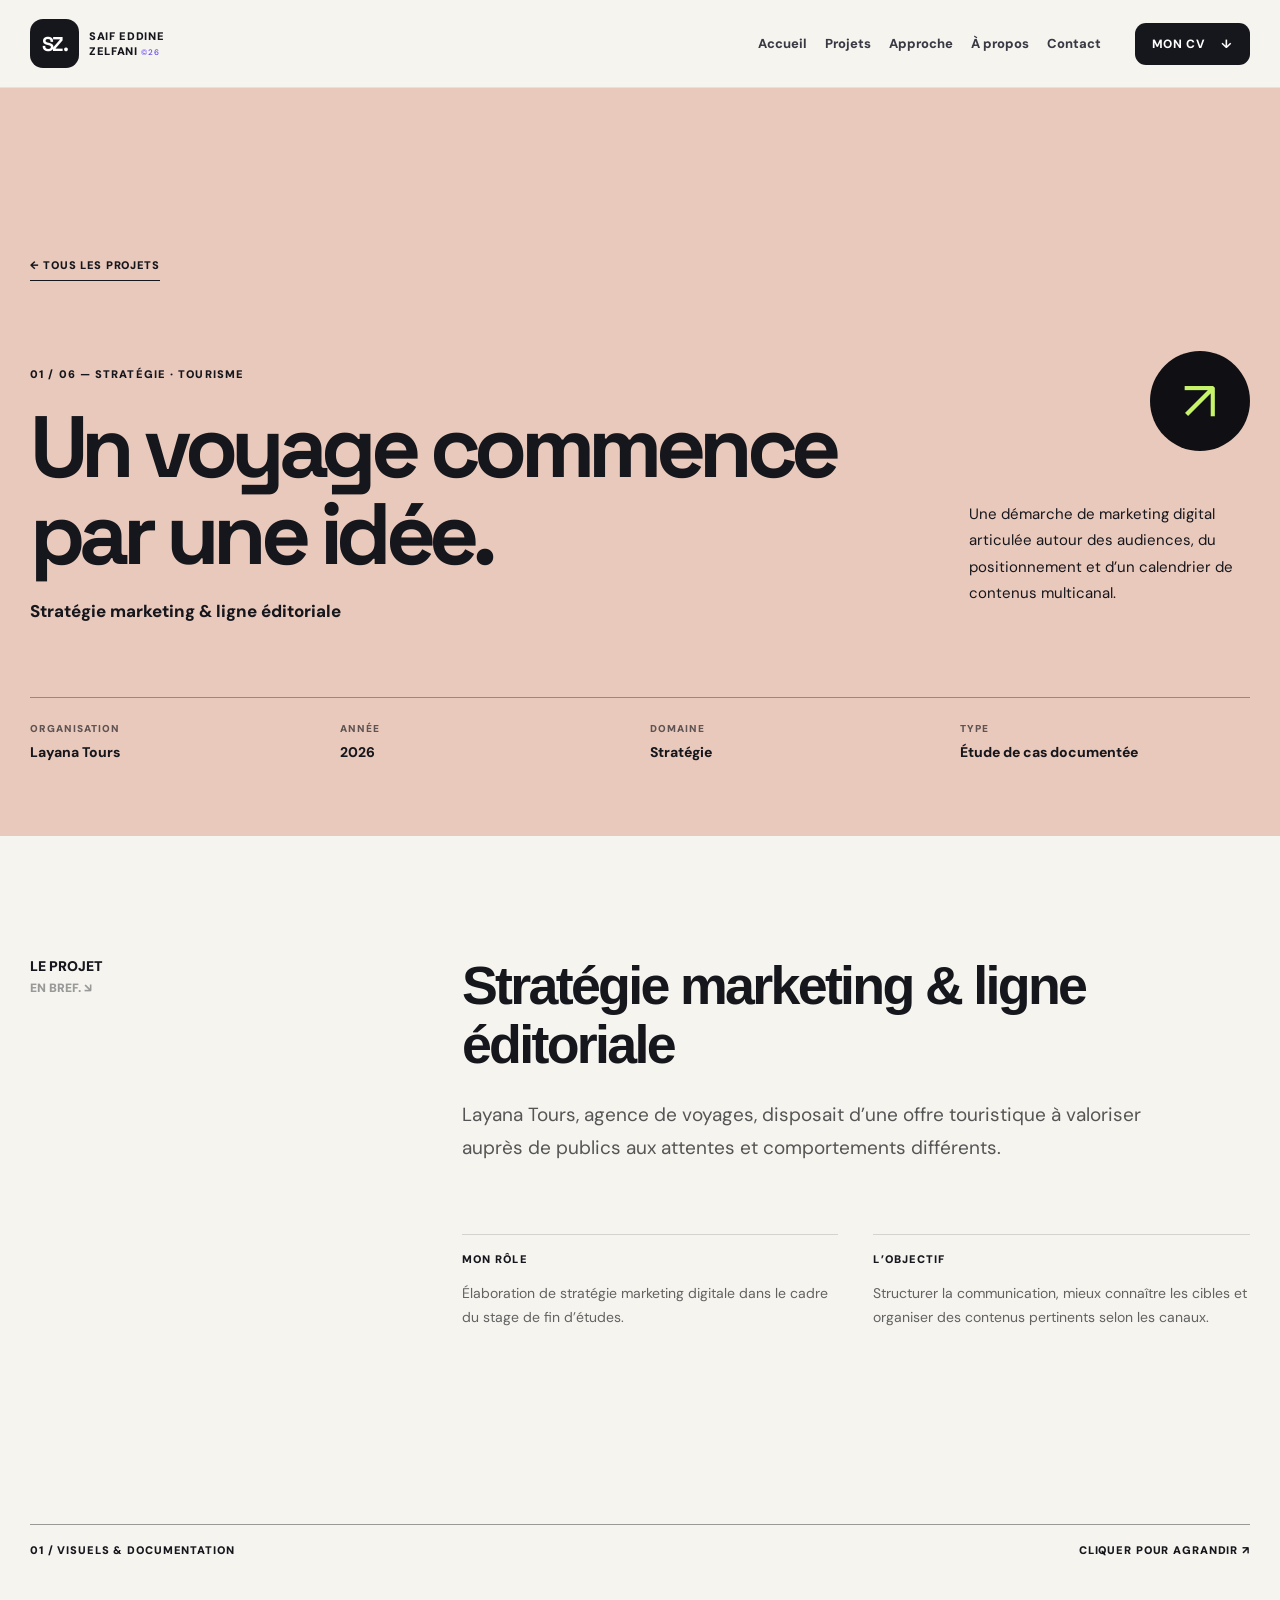
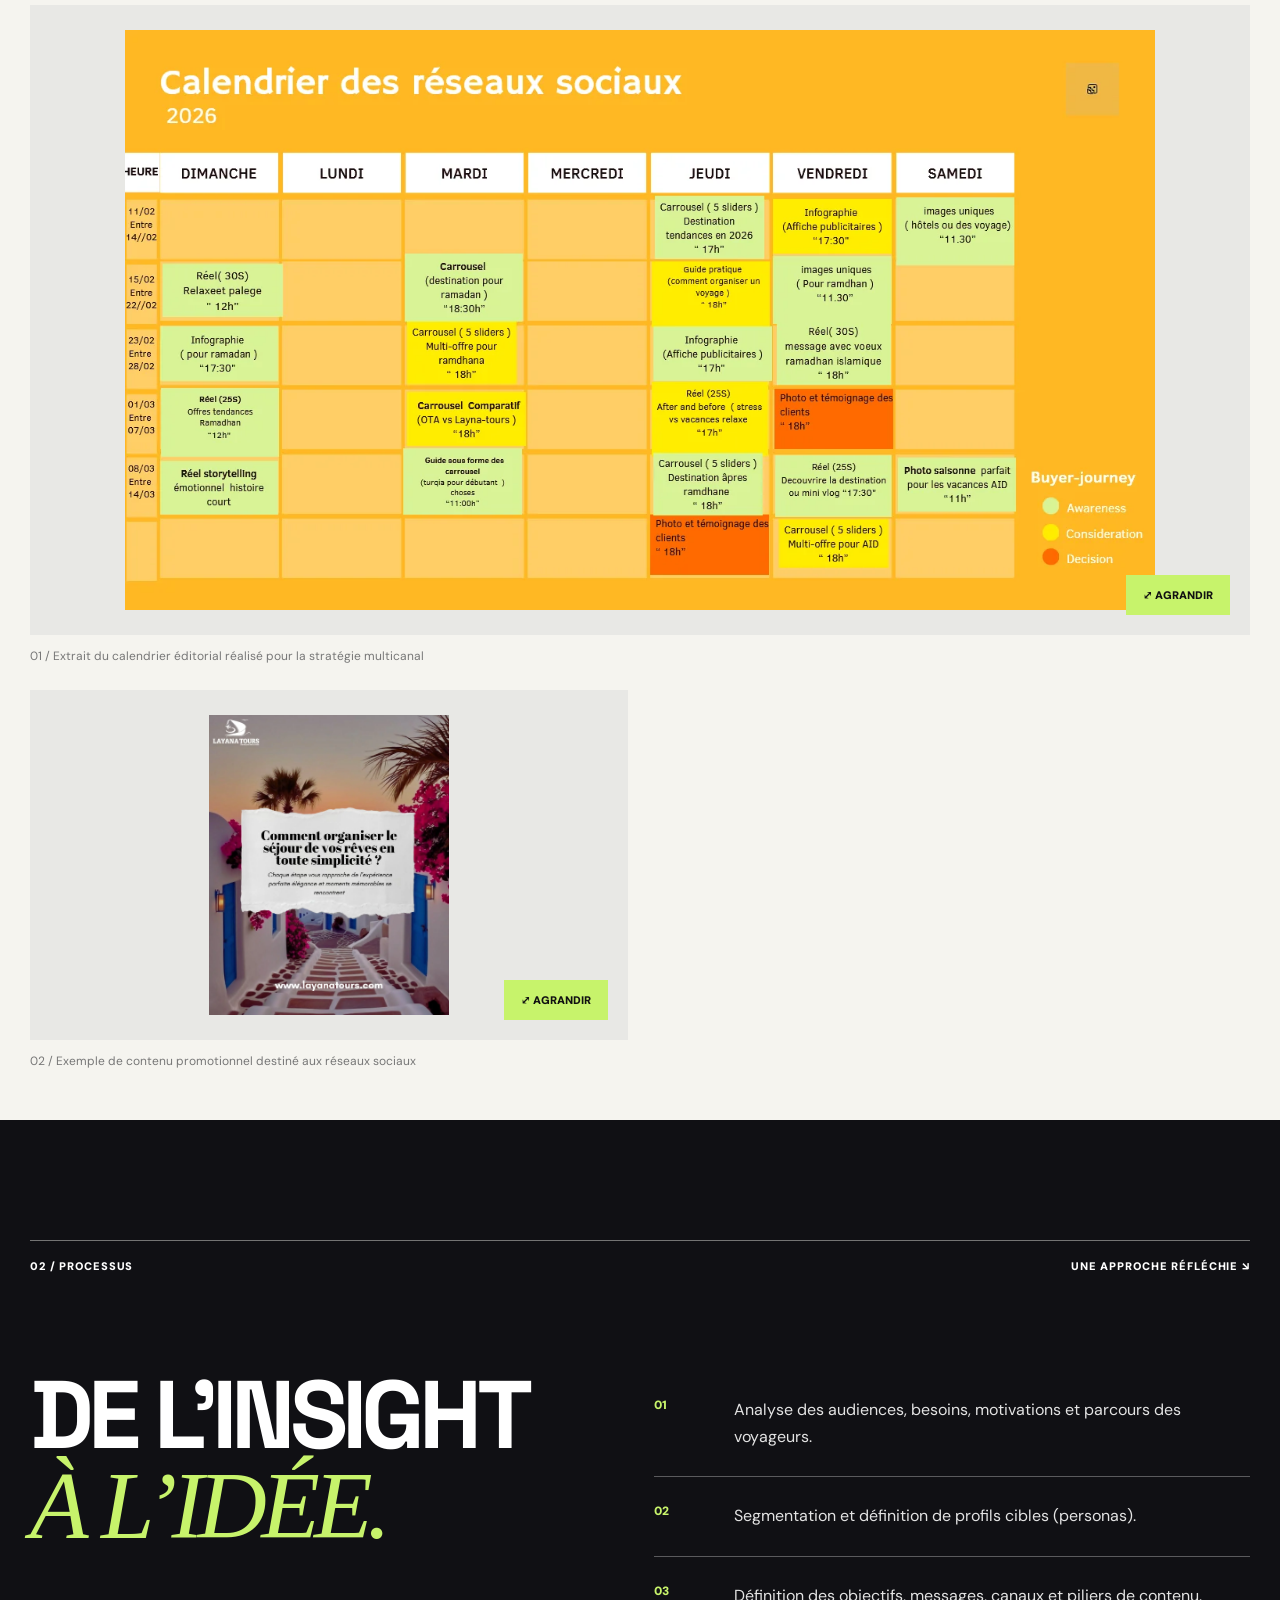
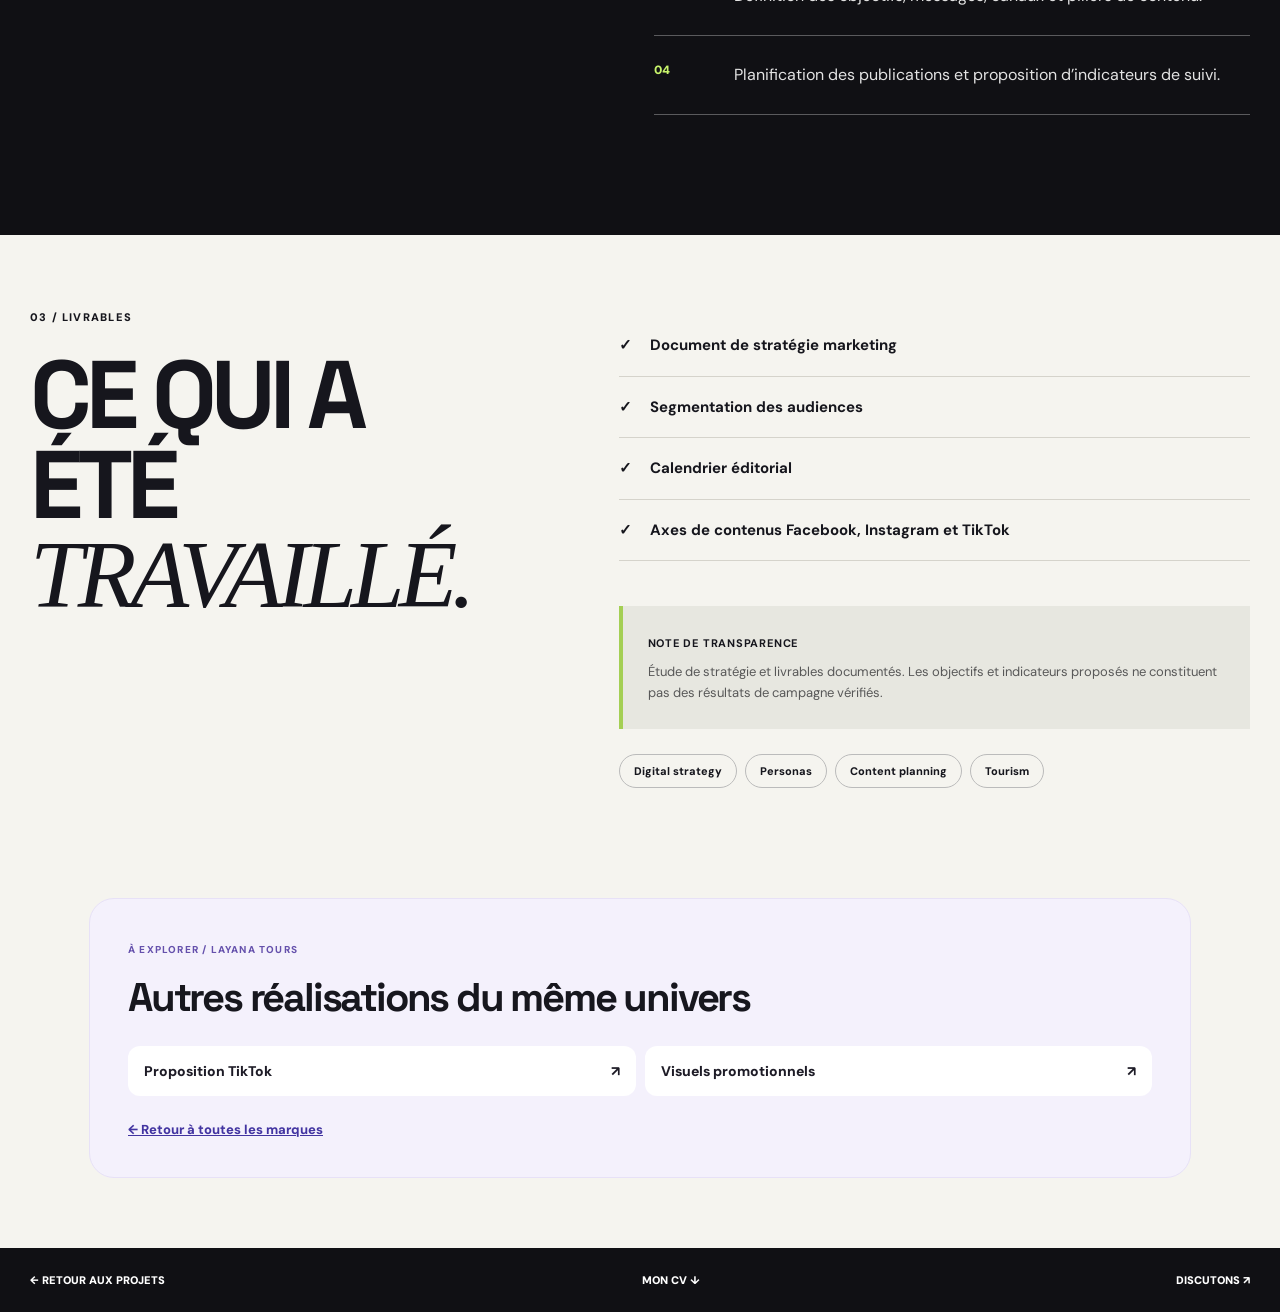
<file: projets/layana-strategie-digitale/index.html>
<!DOCTYPE html>

<html lang="fr"><head><meta charset="utf-8"/><meta content="width=device-width,initial-scale=1" name="viewport"/><meta content="#F7F6F2" name="theme-color"/><meta content="Portfolio de Saif Eddine Zelfani, marketing digital, stratégie, création et WordPress." name="description"/><title>Stratégie marketing &amp; ligne éditoriale | Saif Eddine Zelfani</title><link href="../../favicon.svg" rel="icon" type="image/svg+xml"/><link href="../../style.css" rel="stylesheet"/><link href="https://fonts.googleapis.com/css2?family=DM+Sans:wght@400;500;600;700;800&amp;family=Space+Grotesk:wght@400;500;600;700&amp;display=swap" rel="stylesheet"/><link href="../../bento.css" rel="stylesheet"/><link href="../../bento-case.css" rel="stylesheet"/><link href="../../curation.css" rel="stylesheet"/></head><body class="bento-case"><div class="scroll-progress" id="scroll-progress"></div><header class="site-header" id="site-header"><div class="header-inner page-wrap"><a aria-label="Retour à l'accueil" class="brand" href="../../index.html#top"><span class="brand-mark">SZ.</span><span class="brand-name">SAIF EDDINE<br/>ZELFANI <b>©26</b></span></a><nav aria-label="Navigation principale" class="desktop-nav"><a href="../../index.html#top">Accueil</a><a href="../../index.html#work">Projets</a><a href="../../index.html#method">Approche</a><a href="../../index.html#about">À propos</a><a href="../../index.html#contact">Contact</a></nav><a class="nav-cv" download="Saif_Eddine_Zelfani_CV.pdf" href="../../documents/Saif_Eddine_Zelfani_CV.pdf">MON CV <span>↓</span></a><button aria-expanded="false" aria-label="Ouvrir le menu" class="mobile-toggle" id="menu-btn" type="button">☰</button></div></header><div aria-label="Menu principal" aria-modal="true" class="mobile-panel" hidden="" id="mobile-panel" role="dialog"><div class="mobile-panel-inner"><div><a class="mobile-link" href="../../index.html#top">Accueil ↗</a></div><div><a class="mobile-link" href="../../index.html#about">À propos ↗</a></div><div><a class="mobile-link" href="../../index.html#method">Approche ↗</a></div><div><a class="mobile-link" href="../../index.html#work">Projets ↗</a></div><div><a class="mobile-link" href="../../index.html#about">À propos ↗</a></div><div><a class="mobile-link" href="../../index.html#contact">Contact ↗</a></div><a class="mobile-cv" download="Saif_Eddine_Zelfani_CV.pdf" href="../../documents/Saif_Eddine_Zelfani_CV.pdf">TÉLÉCHARGER MON CV ↓</a><p>SOUSSE, TUNISIE · DIGITAL MARKETING</p></div></div><main class="case-main"><section class="case-hero tone-peach"><div class="page-wrap"><a class="back-link" href="../../index.html#work">← TOUS LES PROJETS</a><div class="case-hero-layout"><div><p class="case-kicker">01 / 06 — Stratégie · Tourisme</p><h1>Un voyage commence par une idée.</h1><p class="case-subtitle">Stratégie marketing &amp; ligne éditoriale</p></div><div class="case-hero-side"><span class="case-round-symbol">↗</span><p>Une démarche de marketing digital articulée autour des audiences, du positionnement et d’un calendrier de contenus multicanal.</p></div></div><div class="case-meta"><div><small>ORGANISATION</small><strong>Layana Tours</strong></div><div><small>ANNÉE</small><strong>2026</strong></div><div><small>DOMAINE</small><strong>Stratégie</strong></div><div><small>TYPE</small><strong>Étude de cas documentée</strong></div></div></div></section><section class="case-overview page-wrap"><div class="case-left-label">LE PROJET<br/><span>EN BREF. ↘</span></div><div class="case-overview-text"><h2>Stratégie marketing &amp; ligne éditoriale</h2><p>Layana Tours, agence de voyages, disposait d’une offre touristique à valoriser auprès de publics aux attentes et comportements différents.</p><div class="case-info-grid"><div><h3>MON RÔLE</h3><p>Élaboration de stratégie marketing digitale dans le cadre du stage de fin d’études.</p></div><div><h3>L’OBJECTIF</h3><p>Structurer la communication, mieux connaître les cibles et organiser des contenus pertinents selon les canaux.</p></div></div></div></section>
<section class="case-gallery page-wrap"><div class="case-section-top"><span>01 / VISUELS &amp; DOCUMENTATION</span><span>CLIQUER POUR AGRANDIR ↗</span></div><div class="case-gallery-grid"><figure class="case-image case-image-large"><button aria-label="Agrandir l’image : Calendrier éditorial 2026 élaboré pour Layana Tours" class="case-image-button" data-img-index="0"><img alt="Calendrier éditorial 2026 élaboré pour Layana Tours" loading="lazy" src="../../images/editorial-calendar.webp"/><span class="case-expand">⤢ AGRANDIR</span></button><figcaption>01 / Extrait du calendrier éditorial réalisé pour la stratégie multicanal</figcaption></figure><figure class="case-image"><button aria-label="Agrandir l’image : Visuel Layana Tours présentant un séjour à Sousse" class="case-image-button" data-img-index="1"><img alt="Visuel Layana Tours présentant un séjour à Sousse" loading="lazy" src="../../images/layana-editorial.webp"/><span class="case-expand">⤢ AGRANDIR</span></button><figcaption>02 / Exemple de contenu promotionnel destiné aux réseaux sociaux</figcaption></figure></div></section>
<section class="case-process"><div class="page-wrap"><div class="case-section-top"><span>02 / PROCESSUS</span><span>UNE APPROCHE RÉFLÉCHIE ↘</span></div><div class="case-process-layout"><h2>DE L’INSIGHT<br/><em>À L’IDÉE.</em></h2><div class="case-steps"><div><span>01</span><p>Analyse des audiences, besoins, motivations et parcours des voyageurs.</p></div><div><span>02</span><p>Segmentation et définition de profils cibles (personas).</p></div><div><span>03</span><p>Définition des objectifs, messages, canaux et piliers de contenu.</p></div><div><span>04</span><p>Planification des publications et proposition d’indicateurs de suivi.</p></div></div></div></div></section><section class="case-deliverables page-wrap"><div><span class="eyebrow-small">03 / LIVRABLES</span><h2>CE QUI A ÉTÉ<br/><em>TRAVAILLÉ.</em></h2></div><div><ul><li><span>✓</span>Document de stratégie marketing</li><li><span>✓</span>Segmentation des audiences</li><li><span>✓</span>Calendrier éditorial</li><li><span>✓</span>Axes de contenus Facebook, Instagram et TikTok</li></ul><div class="case-note"><strong>NOTE DE TRANSPARENCE</strong><p>Étude de stratégie et livrables documentés. Les objectifs et indicateurs proposés ne constituent pas des résultats de campagne vérifiés.</p></div><div class="case-tag-list"><span>Digital strategy</span><span>Personas</span><span>Content planning</span><span>Tourism</span></div></div></section><section aria-label="Autres projets Layana Tours" class="cur-related"><div class="cur-related-inner"><span class="cur-related-eyebrow">À EXPLORER / LAYANA TOURS</span><h2>Autres réalisations du même univers</h2><div class="cur-related-links"><a href="../layana-strategie-tiktok/index.html">Proposition TikTok <span aria-hidden="true">↗</span></a><a href="../layana-creations-social-media/index.html">Visuels promotionnels <span aria-hidden="true">↗</span></a></div><a class="cur-back-home" href="../../index.html#work">← Retour à toutes les marques</a></div></section></main><footer class="case-footer"><div class="page-wrap"><a href="../../index.html#work">← RETOUR AUX PROJETS</a><a download="Saif_Eddine_Zelfani_CV.pdf" href="../../documents/Saif_Eddine_Zelfani_CV.pdf">MON CV ↓</a><a href="mailto:zalfanisaif77@gmail.com">DISCUTONS ↗</a></div></footer><div aria-label="Aperçu agrandi" aria-modal="true" class="lightbox-overlay" hidden="" id="lightbox" role="dialog"><button class="lightbox-close" id="lightbox-close" type="button">×</button><div class="lightbox-stage"><img alt="" id="lightbox-img"/><p id="lightbox-caption"></p></div><button aria-label="Image précédente" class="lightbox-prev" id="lightbox-prev">‹</button><button aria-label="Image suivante" class="lightbox-next" id="lightbox-next">›</button><span class="lightbox-count" id="lightbox-count"></span></div><script>window.CASE_IMAGES=[{"src": "../../images/editorial-calendar.webp", "alt": "Calendrier éditorial 2026 élaboré pour Layana Tours", "caption": "Extrait du calendrier éditorial réalisé pour la stratégie multicanal"}, {"src": "../../images/layana-editorial.webp", "alt": "Visuel Layana Tours présentant un séjour à Sousse", "caption": "Exemple de contenu promotionnel destiné aux réseaux sociaux"}]</script><script defer="" src="../../site.js"></script></body></html>
</file>
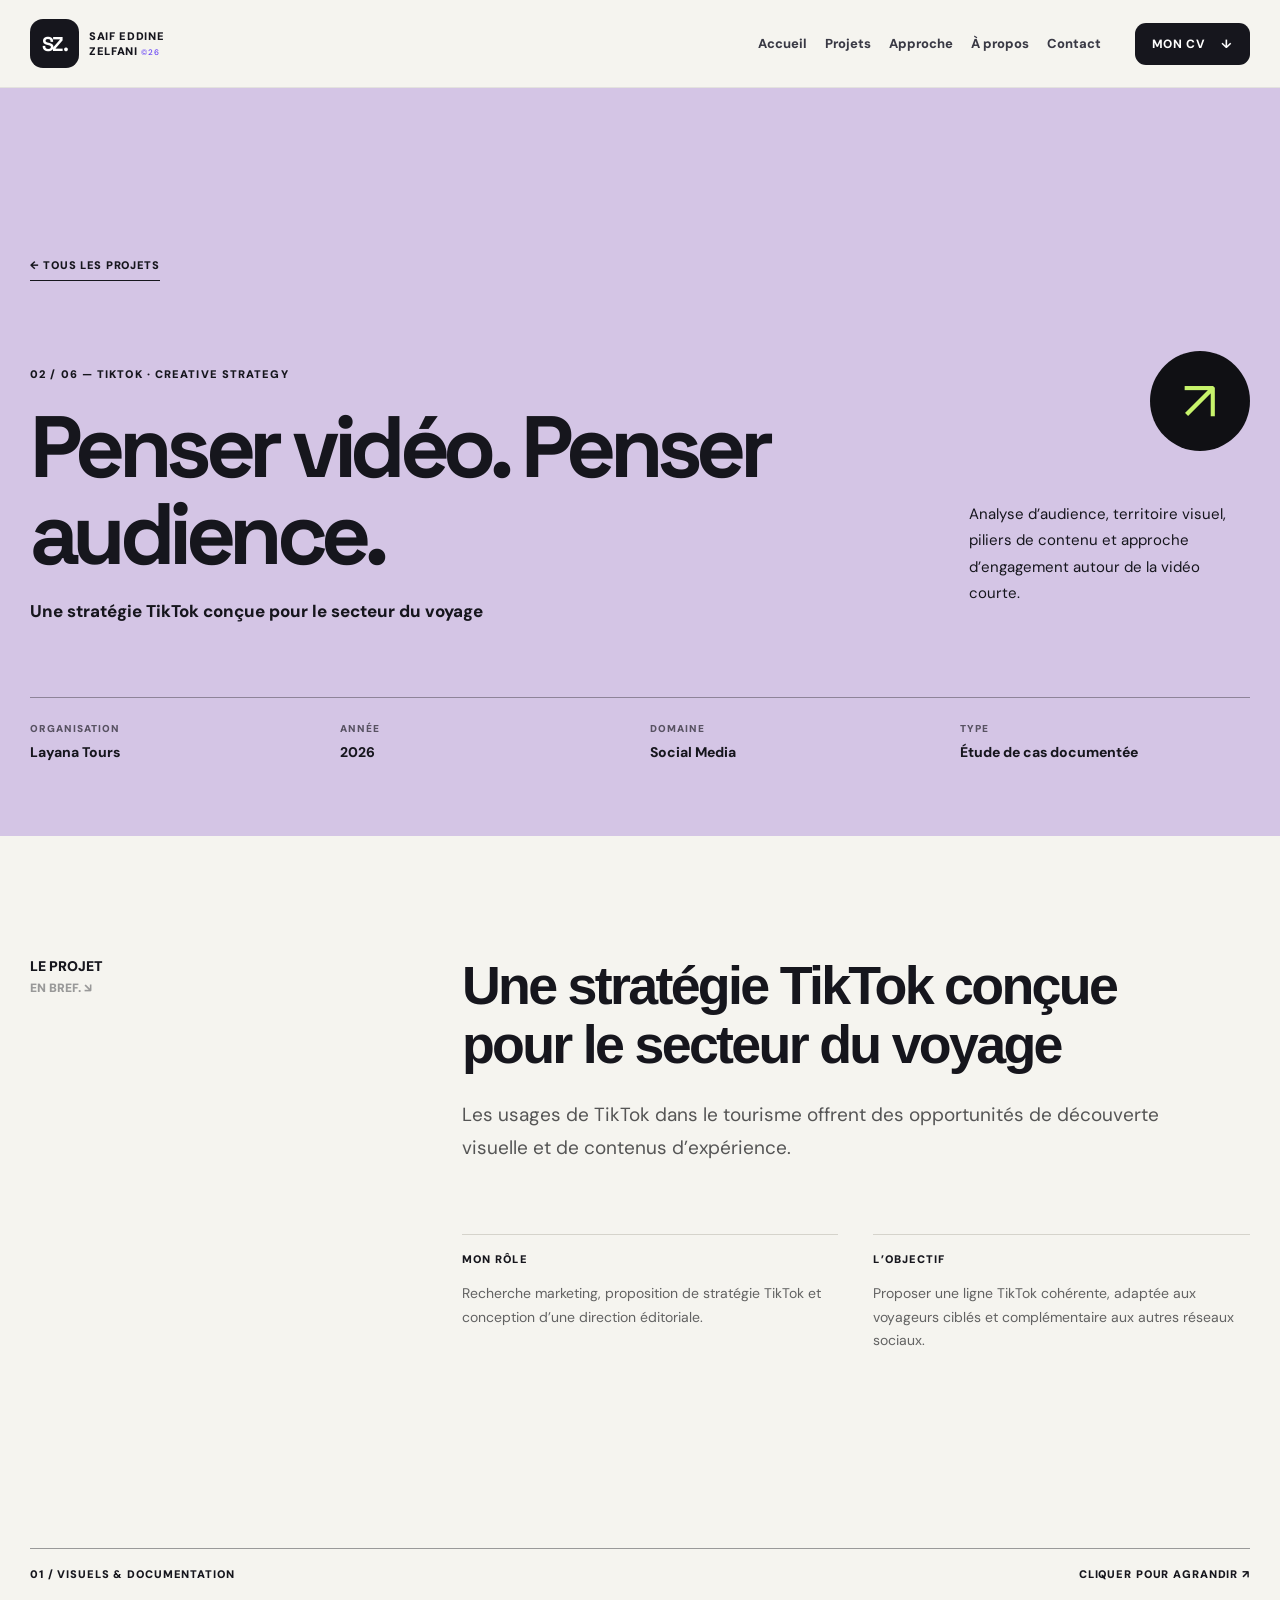
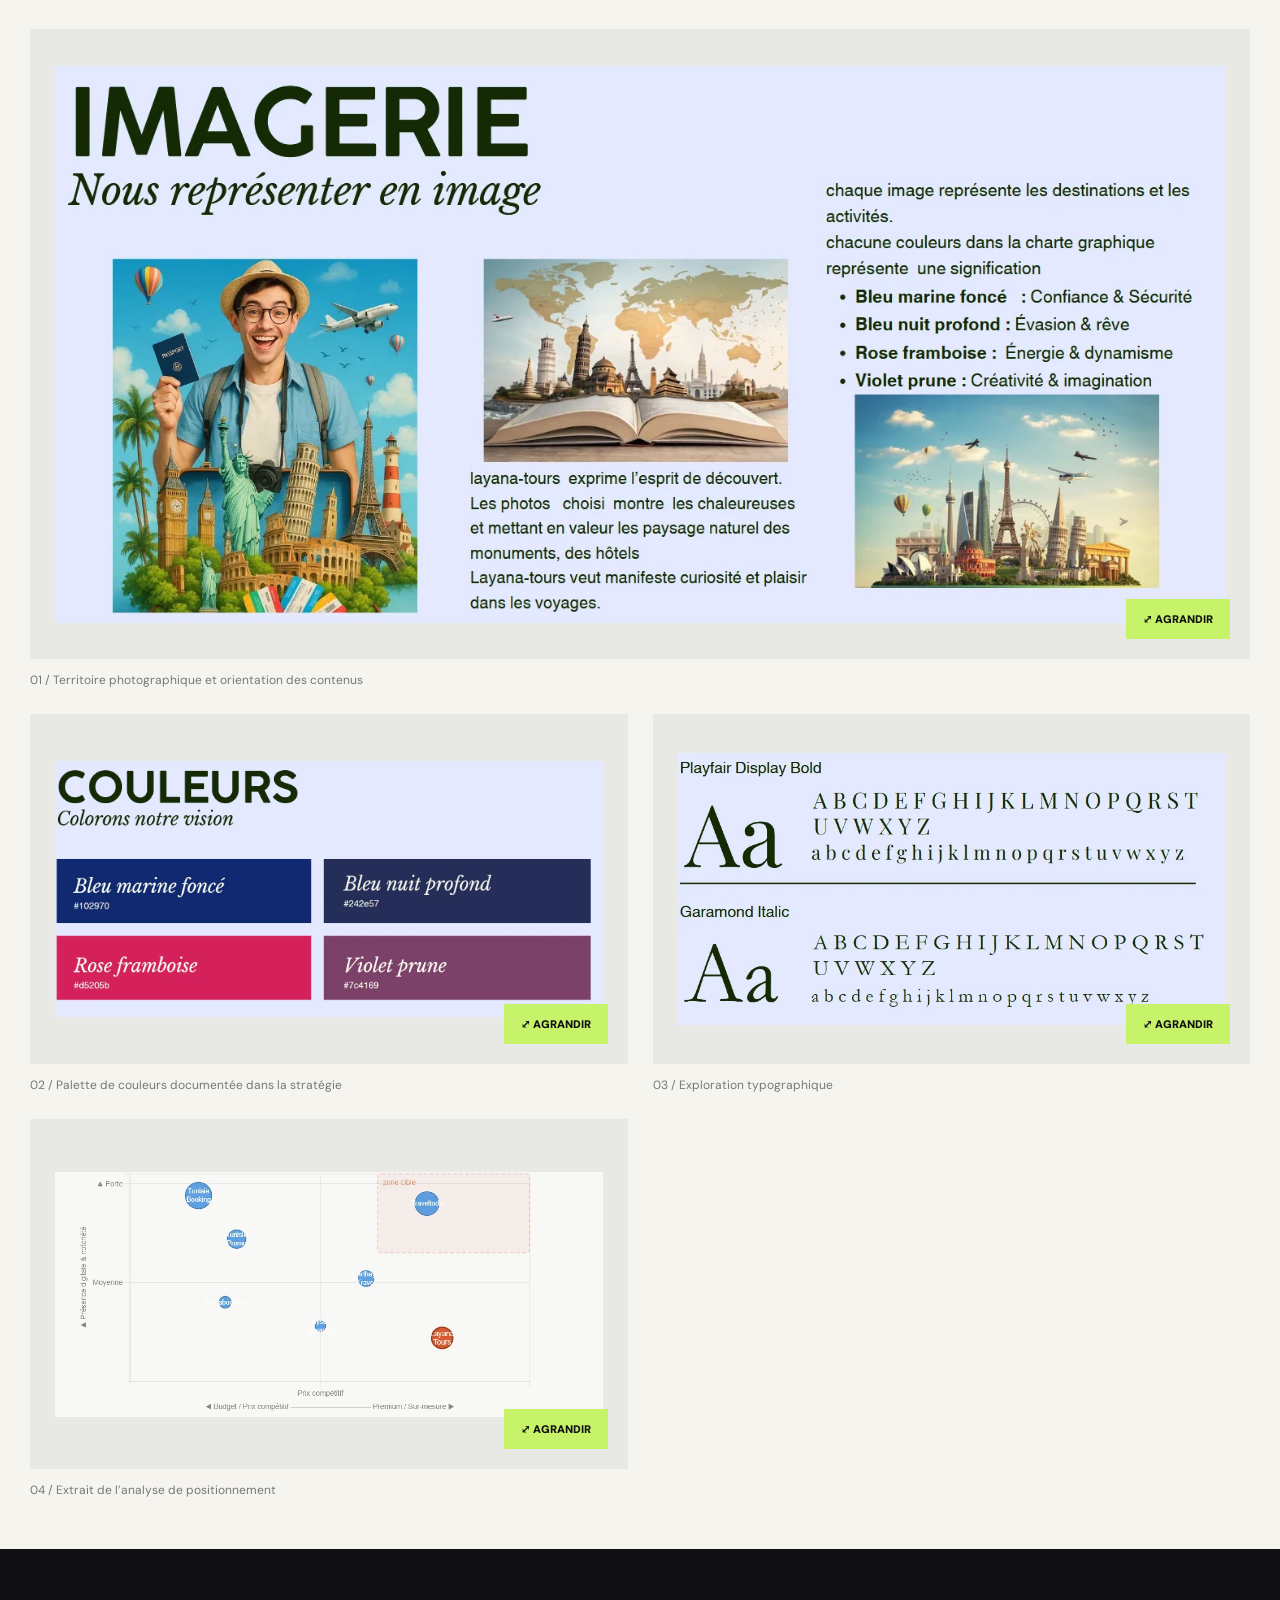
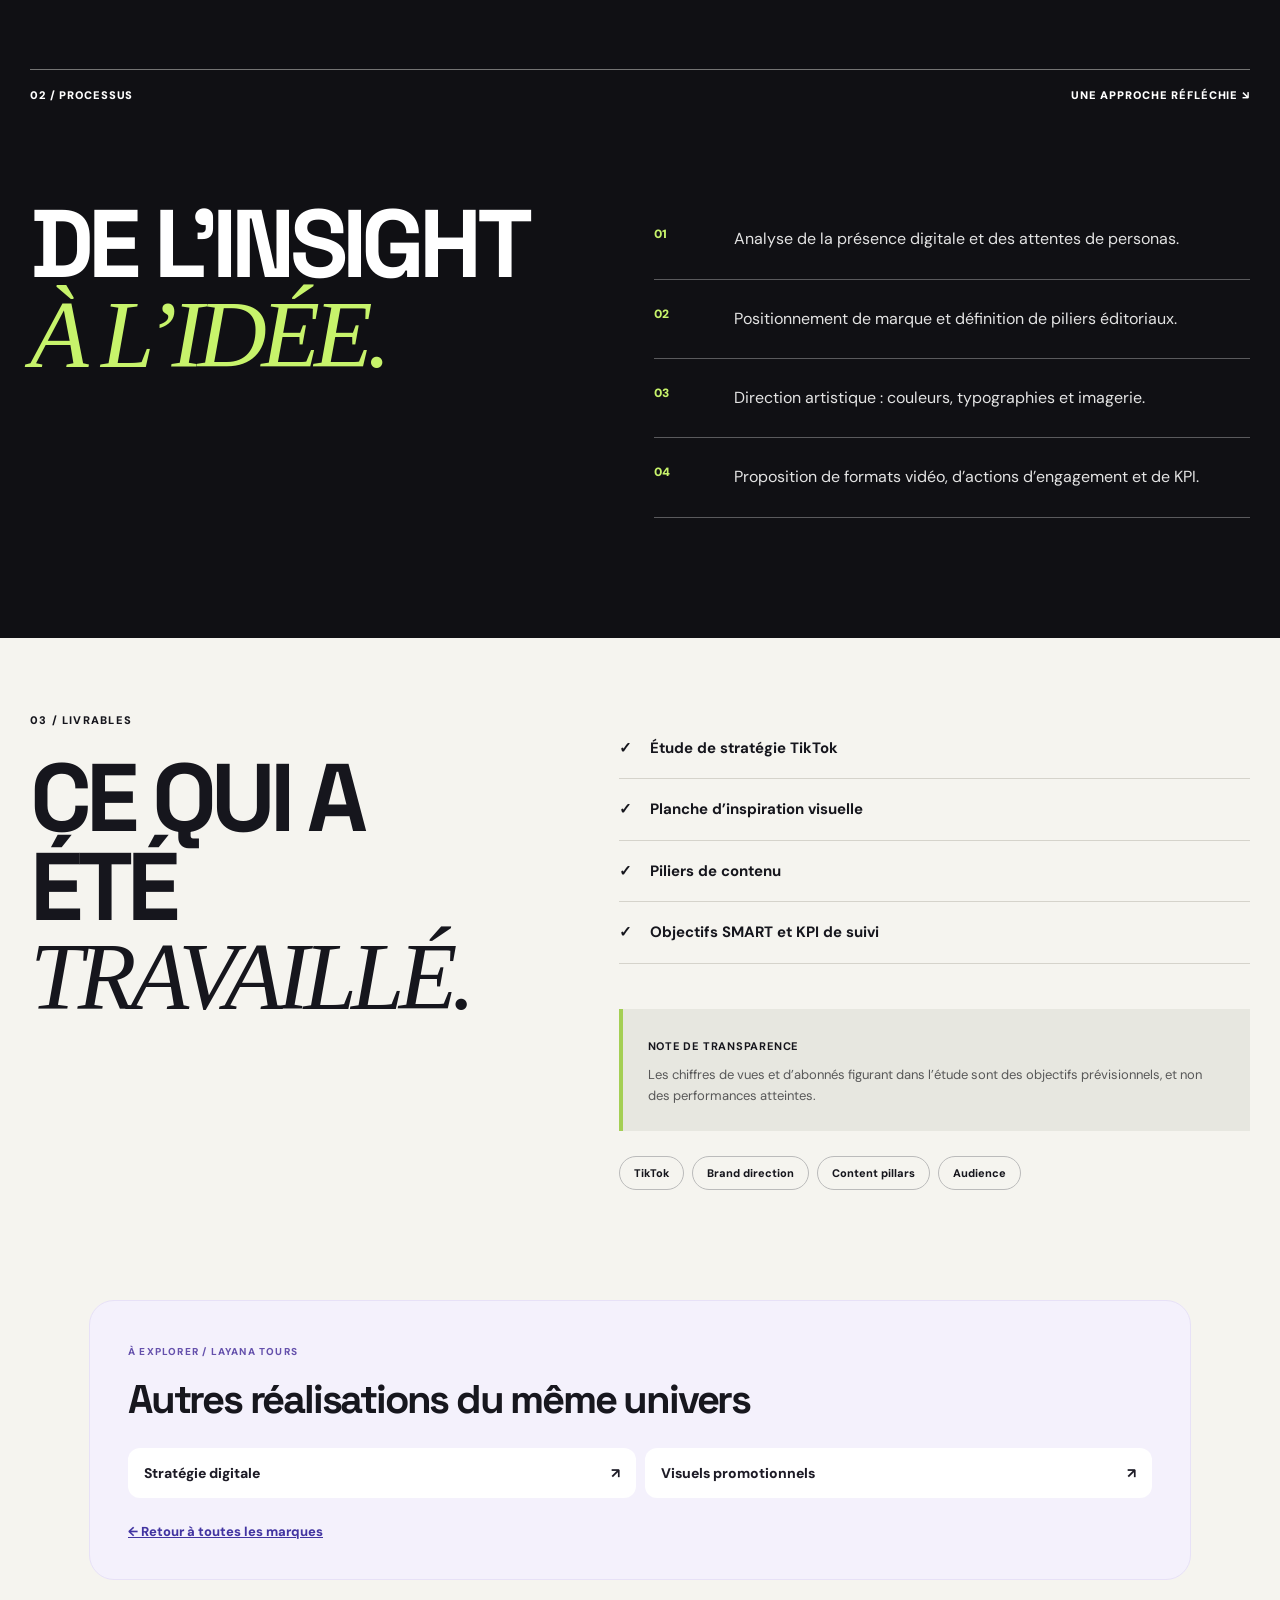
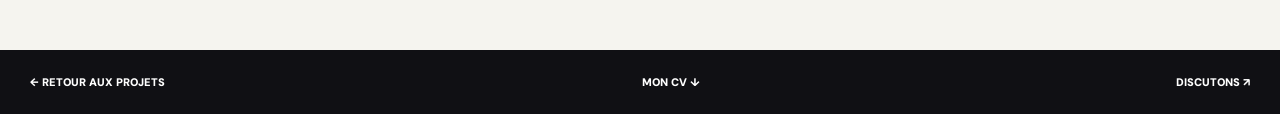
<file: projets/layana-strategie-tiktok/index.html>
<!DOCTYPE html>

<html lang="fr"><head><meta charset="utf-8"/><meta content="width=device-width,initial-scale=1" name="viewport"/><meta content="#F7F6F2" name="theme-color"/><meta content="Portfolio de Saif Eddine Zelfani, marketing digital, stratégie, création et WordPress." name="description"/><title>Une stratégie TikTok conçue pour le secteur du voyage | Saif Eddine Zelfani</title><link href="../../favicon.svg" rel="icon" type="image/svg+xml"/><link href="../../style.css" rel="stylesheet"/><link href="https://fonts.googleapis.com/css2?family=DM+Sans:wght@400;500;600;700;800&amp;family=Space+Grotesk:wght@400;500;600;700&amp;display=swap" rel="stylesheet"/><link href="../../bento.css" rel="stylesheet"/><link href="../../bento-case.css" rel="stylesheet"/><link href="../../curation.css" rel="stylesheet"/></head><body class="bento-case"><div class="scroll-progress" id="scroll-progress"></div><header class="site-header" id="site-header"><div class="header-inner page-wrap"><a aria-label="Retour à l'accueil" class="brand" href="../../index.html#top"><span class="brand-mark">SZ.</span><span class="brand-name">SAIF EDDINE<br/>ZELFANI <b>©26</b></span></a><nav aria-label="Navigation principale" class="desktop-nav"><a href="../../index.html#top">Accueil</a><a href="../../index.html#work">Projets</a><a href="../../index.html#method">Approche</a><a href="../../index.html#about">À propos</a><a href="../../index.html#contact">Contact</a></nav><a class="nav-cv" download="Saif_Eddine_Zelfani_CV.pdf" href="../../documents/Saif_Eddine_Zelfani_CV.pdf">MON CV <span>↓</span></a><button aria-expanded="false" aria-label="Ouvrir le menu" class="mobile-toggle" id="menu-btn" type="button">☰</button></div></header><div aria-label="Menu principal" aria-modal="true" class="mobile-panel" hidden="" id="mobile-panel" role="dialog"><div class="mobile-panel-inner"><div><a class="mobile-link" href="../../index.html#top">Accueil ↗</a></div><div><a class="mobile-link" href="../../index.html#about">À propos ↗</a></div><div><a class="mobile-link" href="../../index.html#method">Approche ↗</a></div><div><a class="mobile-link" href="../../index.html#work">Projets ↗</a></div><div><a class="mobile-link" href="../../index.html#about">À propos ↗</a></div><div><a class="mobile-link" href="../../index.html#contact">Contact ↗</a></div><a class="mobile-cv" download="Saif_Eddine_Zelfani_CV.pdf" href="../../documents/Saif_Eddine_Zelfani_CV.pdf">TÉLÉCHARGER MON CV ↓</a><p>SOUSSE, TUNISIE · DIGITAL MARKETING</p></div></div><main class="case-main"><section class="case-hero tone-lavender"><div class="page-wrap"><a class="back-link" href="../../index.html#work">← TOUS LES PROJETS</a><div class="case-hero-layout"><div><p class="case-kicker">02 / 06 — TikTok · Creative strategy</p><h1>Penser vidéo. Penser audience.</h1><p class="case-subtitle">Une stratégie TikTok conçue pour le secteur du voyage</p></div><div class="case-hero-side"><span class="case-round-symbol">↗</span><p>Analyse d’audience, territoire visuel, piliers de contenu et approche d’engagement autour de la vidéo courte.</p></div></div><div class="case-meta"><div><small>ORGANISATION</small><strong>Layana Tours</strong></div><div><small>ANNÉE</small><strong>2026</strong></div><div><small>DOMAINE</small><strong>Social Media</strong></div><div><small>TYPE</small><strong>Étude de cas documentée</strong></div></div></div></section><section class="case-overview page-wrap"><div class="case-left-label">LE PROJET<br/><span>EN BREF. ↘</span></div><div class="case-overview-text"><h2>Une stratégie TikTok conçue pour le secteur du voyage</h2><p>Les usages de TikTok dans le tourisme offrent des opportunités de découverte visuelle et de contenus d’expérience.</p><div class="case-info-grid"><div><h3>MON RÔLE</h3><p>Recherche marketing, proposition de stratégie TikTok et conception d’une direction éditoriale.</p></div><div><h3>L’OBJECTIF</h3><p>Proposer une ligne TikTok cohérente, adaptée aux voyageurs ciblés et complémentaire aux autres réseaux sociaux.</p></div></div></div></section>
<section class="case-gallery page-wrap"><div class="case-section-top"><span>01 / VISUELS &amp; DOCUMENTATION</span><span>CLIQUER POUR AGRANDIR ↗</span></div><div class="case-gallery-grid"><figure class="case-image case-image-large"><button aria-label="Agrandir l’image : Planche d’imagerie et direction photographique pour la stratégie TikTok" class="case-image-button" data-img-index="0"><img alt="Planche d’imagerie et direction photographique pour la stratégie TikTok" loading="lazy" src="../../images/tiktok-imagery.webp"/><span class="case-expand">⤢ AGRANDIR</span></button><figcaption>01 / Territoire photographique et orientation des contenus</figcaption></figure><figure class="case-image"><button aria-label="Agrandir l’image : Palette chromatique conçue pour la stratégie TikTok de Layana Tours" class="case-image-button" data-img-index="1"><img alt="Palette chromatique conçue pour la stratégie TikTok de Layana Tours" loading="lazy" src="../../images/tiktok-colors.webp"/><span class="case-expand">⤢ AGRANDIR</span></button><figcaption>02 / Palette de couleurs documentée dans la stratégie</figcaption></figure><figure class="case-image"><button aria-label="Agrandir l’image : Sélection de typographies Playfair Display et Garamond pour la direction artistique" class="case-image-button" data-img-index="2"><img alt="Sélection de typographies Playfair Display et Garamond pour la direction artistique" loading="lazy" src="../../images/tiktok-typography.webp"/><span class="case-expand">⤢ AGRANDIR</span></button><figcaption>03 / Exploration typographique</figcaption></figure><figure class="case-image"><button aria-label="Agrandir l’image : Matrice d’analyse de positionnement pour la stratégie TikTok" class="case-image-button" data-img-index="3"><img alt="Matrice d’analyse de positionnement pour la stratégie TikTok" loading="lazy" src="../../images/tiktok-positioning.webp"/><span class="case-expand">⤢ AGRANDIR</span></button><figcaption>04 / Extrait de l’analyse de positionnement</figcaption></figure></div></section>
<section class="case-process"><div class="page-wrap"><div class="case-section-top"><span>02 / PROCESSUS</span><span>UNE APPROCHE RÉFLÉCHIE ↘</span></div><div class="case-process-layout"><h2>DE L’INSIGHT<br/><em>À L’IDÉE.</em></h2><div class="case-steps"><div><span>01</span><p>Analyse de la présence digitale et des attentes de personas.</p></div><div><span>02</span><p>Positionnement de marque et définition de piliers éditoriaux.</p></div><div><span>03</span><p>Direction artistique : couleurs, typographies et imagerie.</p></div><div><span>04</span><p>Proposition de formats vidéo, d’actions d’engagement et de KPI.</p></div></div></div></div></section><section class="case-deliverables page-wrap"><div><span class="eyebrow-small">03 / LIVRABLES</span><h2>CE QUI A ÉTÉ<br/><em>TRAVAILLÉ.</em></h2></div><div><ul><li><span>✓</span>Étude de stratégie TikTok</li><li><span>✓</span>Planche d’inspiration visuelle</li><li><span>✓</span>Piliers de contenu</li><li><span>✓</span>Objectifs SMART et KPI de suivi</li></ul><div class="case-note"><strong>NOTE DE TRANSPARENCE</strong><p>Les chiffres de vues et d’abonnés figurant dans l’étude sont des objectifs prévisionnels, et non des performances atteintes.</p></div><div class="case-tag-list"><span>TikTok</span><span>Brand direction</span><span>Content pillars</span><span>Audience</span></div></div></section><section aria-label="Autres projets Layana Tours" class="cur-related"><div class="cur-related-inner"><span class="cur-related-eyebrow">À EXPLORER / LAYANA TOURS</span><h2>Autres réalisations du même univers</h2><div class="cur-related-links"><a href="../layana-strategie-digitale/index.html">Stratégie digitale <span aria-hidden="true">↗</span></a><a href="../layana-creations-social-media/index.html">Visuels promotionnels <span aria-hidden="true">↗</span></a></div><a class="cur-back-home" href="../../index.html#work">← Retour à toutes les marques</a></div></section></main><footer class="case-footer"><div class="page-wrap"><a href="../../index.html#work">← RETOUR AUX PROJETS</a><a download="Saif_Eddine_Zelfani_CV.pdf" href="../../documents/Saif_Eddine_Zelfani_CV.pdf">MON CV ↓</a><a href="mailto:zalfanisaif77@gmail.com">DISCUTONS ↗</a></div></footer><div aria-label="Aperçu agrandi" aria-modal="true" class="lightbox-overlay" hidden="" id="lightbox" role="dialog"><button class="lightbox-close" id="lightbox-close" type="button">×</button><div class="lightbox-stage"><img alt="" id="lightbox-img"/><p id="lightbox-caption"></p></div><button aria-label="Image précédente" class="lightbox-prev" id="lightbox-prev">‹</button><button aria-label="Image suivante" class="lightbox-next" id="lightbox-next">›</button><span class="lightbox-count" id="lightbox-count"></span></div><script>window.CASE_IMAGES=[{"src": "../../images/tiktok-imagery.webp", "alt": "Planche d’imagerie et direction photographique pour la stratégie TikTok", "caption": "Territoire photographique et orientation des contenus"}, {"src": "../../images/tiktok-colors.webp", "alt": "Palette chromatique conçue pour la stratégie TikTok de Layana Tours", "caption": "Palette de couleurs documentée dans la stratégie"}, {"src": "../../images/tiktok-typography.webp", "alt": "Sélection de typographies Playfair Display et Garamond pour la direction artistique", "caption": "Exploration typographique"}, {"src": "../../images/tiktok-positioning.webp", "alt": "Matrice d’analyse de positionnement pour la stratégie TikTok", "caption": "Extrait de l’analyse de positionnement"}]</script><script defer="" src="../../site.js"></script></body></html>
</file>
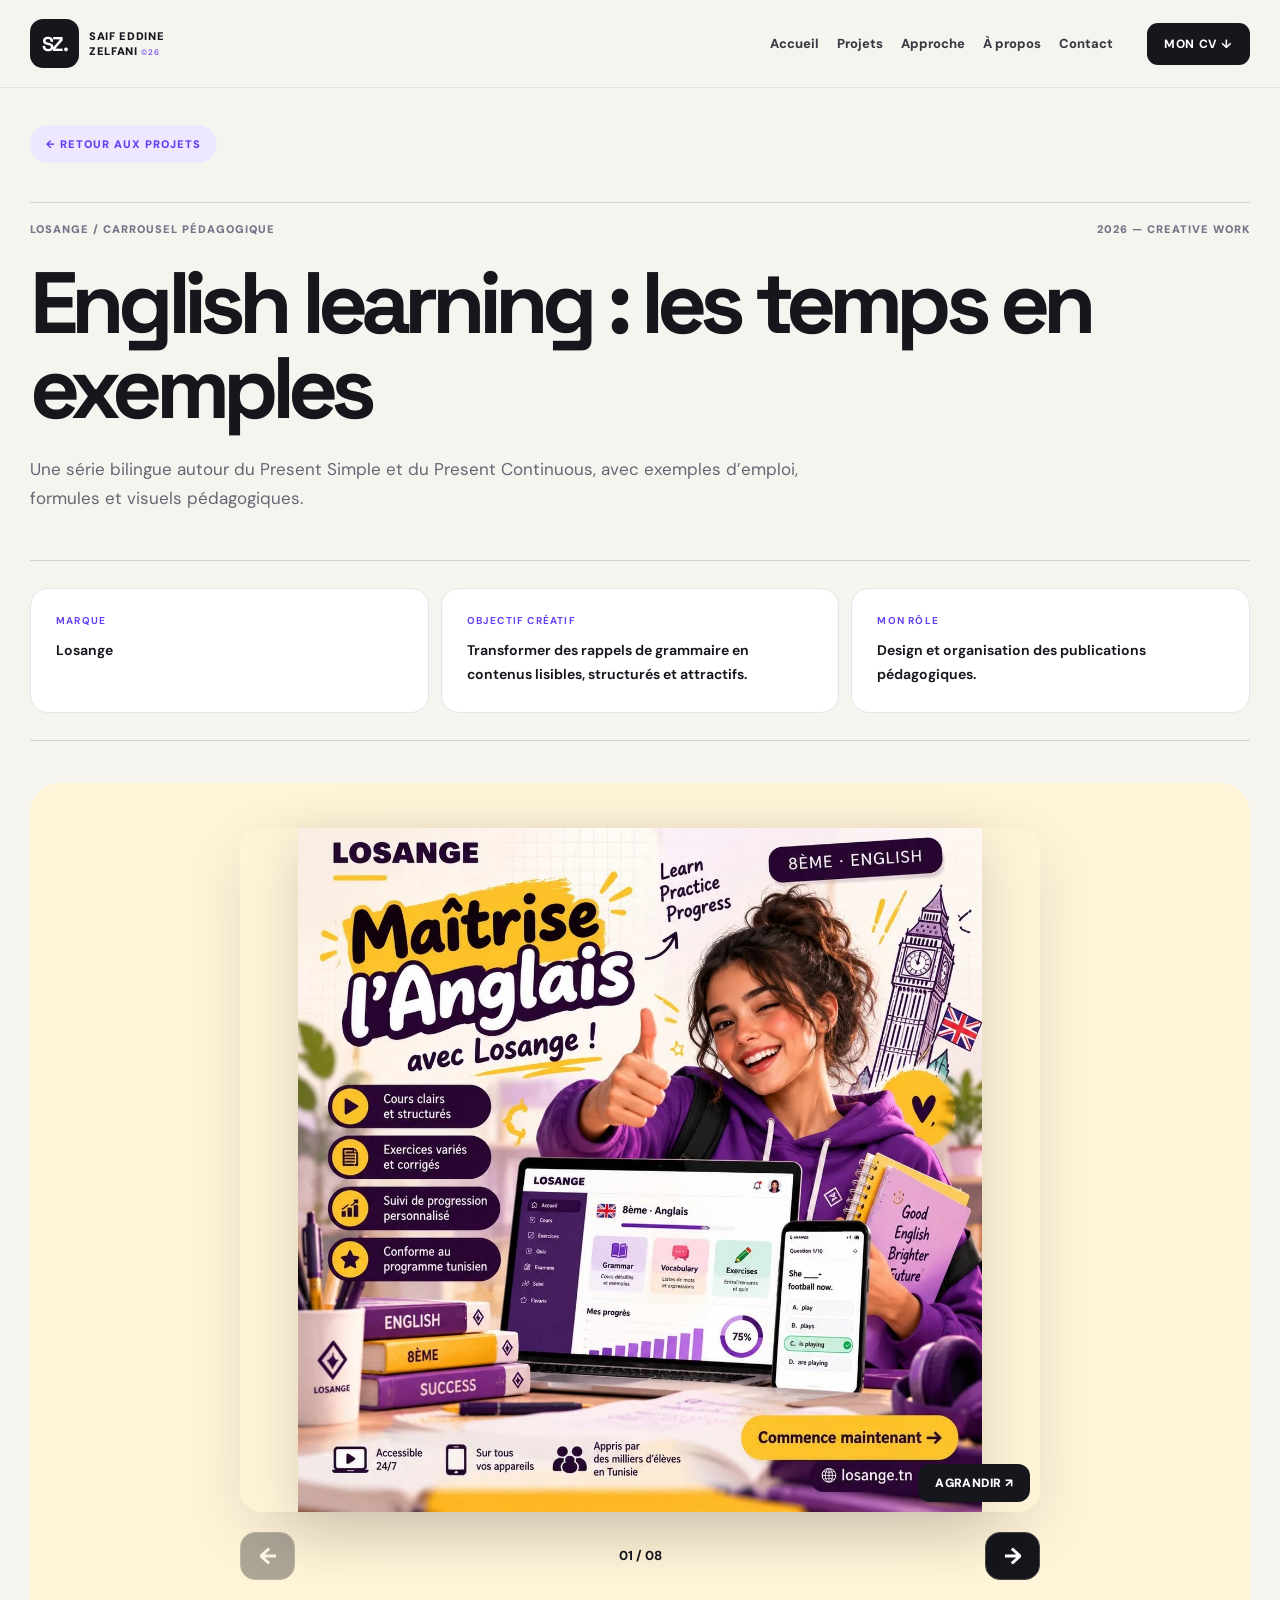
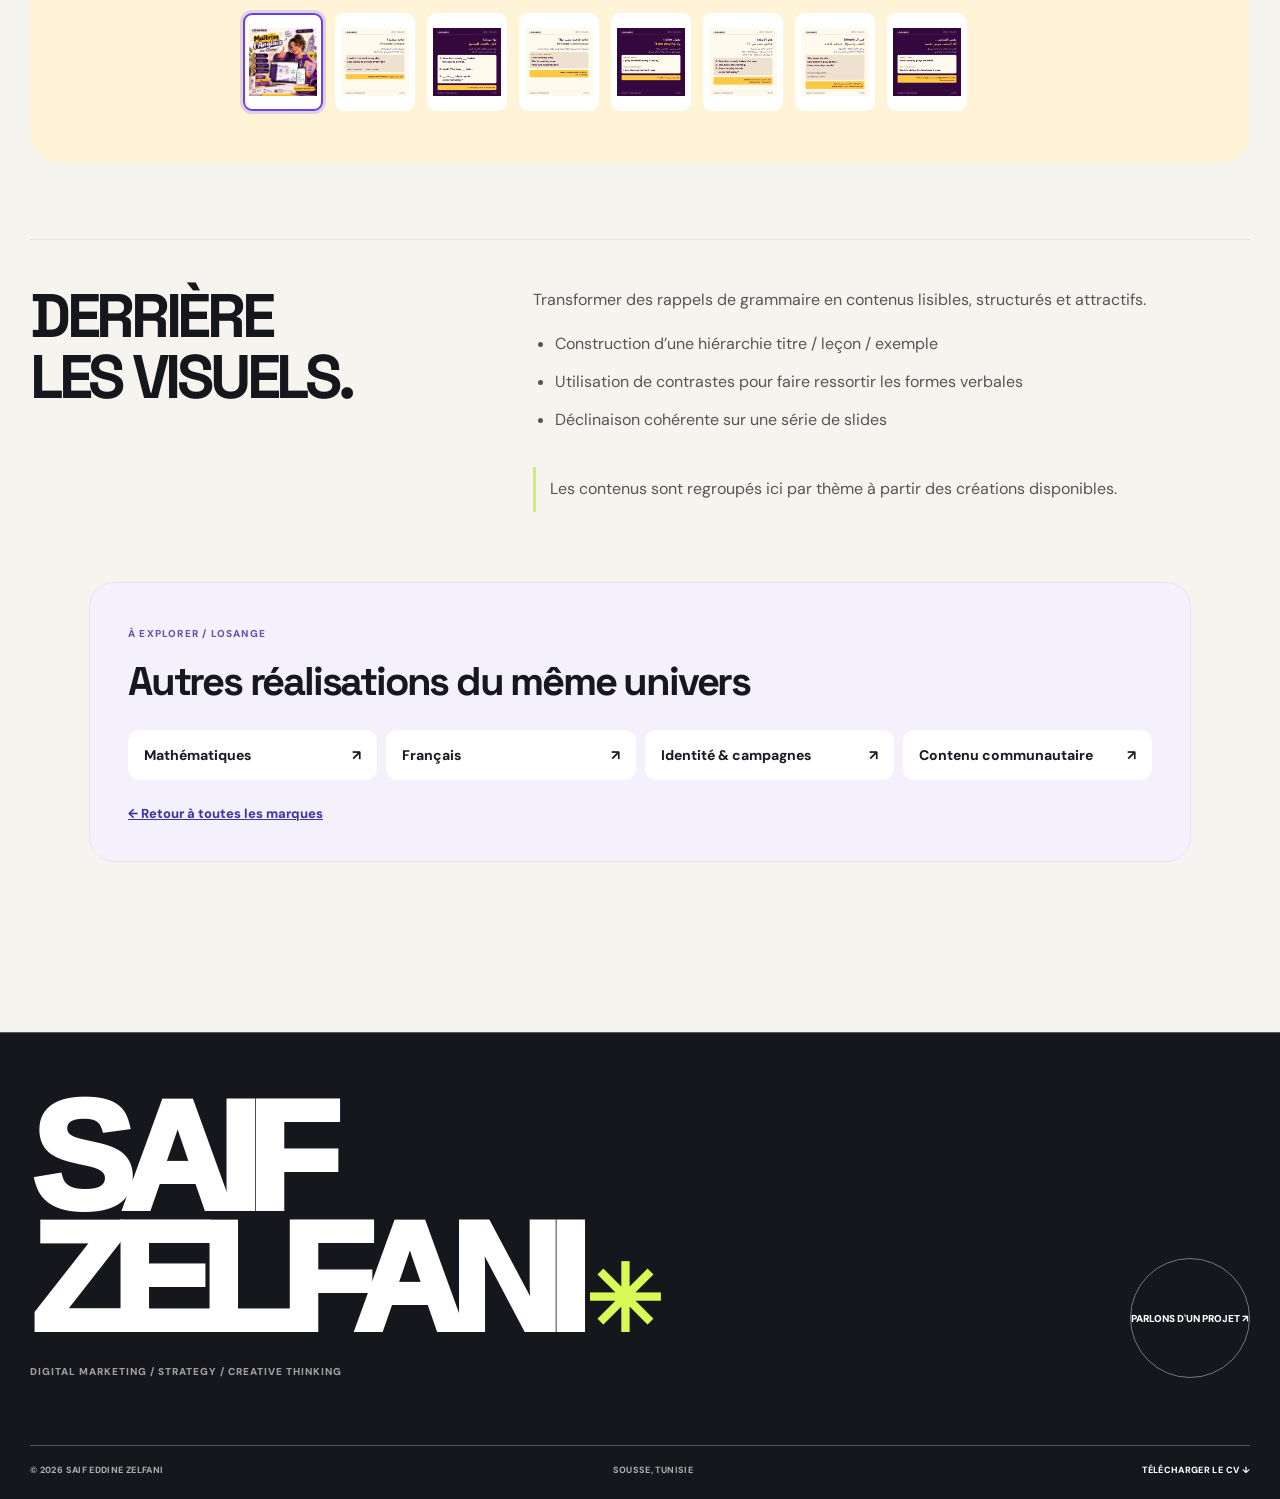
<file: projets/losange-anglais/index.html>
<!DOCTYPE html>

<html lang="fr"><head><meta charset="utf-8"/><meta content="width=device-width,initial-scale=1" name="viewport"/><meta content="#F7F6F2" name="theme-color"/><meta content="Une série bilingue autour du Present Simple et du Present Continuous, avec exemples d’emploi, formules et visuels pédagogiques." name="description"/><title>English learning : les temps en exemples — Saif Eddine Zelfani</title><link href="../../favicon.svg" rel="icon"/><link href="../../style.css" rel="stylesheet"/><link href="../../creative.css" rel="stylesheet"/><link href="https://fonts.googleapis.com/css2?family=DM+Sans:wght@400;500;600;700;800&amp;family=Space+Grotesk:wght@400;500;600;700&amp;display=swap" rel="stylesheet"/><link href="../../bento.css" rel="stylesheet"/><link href="../../bento-case.css" rel="stylesheet"/><link href="../../curation.css" rel="stylesheet"/></head>
<body class="bento-case"><div class="scroll-progress" id="scroll-progress"></div><header class="site-header" id="site-header"><div class="header-inner page-wrap"><a class="brand" href="../../index.html#top"><span class="brand-mark">SZ.</span><span class="brand-name">SAIF EDDINE<br/>ZELFANI <b>©26</b></span></a><nav class="desktop-nav"><a href="../../index.html#top">Accueil</a><a href="../../index.html#work">Projets</a><a href="../../index.html#method">Approche</a><a href="../../index.html#about">À propos</a><a href="../../index.html#contact">Contact</a></nav><a class="nav-cv" download="" href="../../documents/Saif_Eddine_Zelfani_CV.pdf">MON CV ↓</a><button aria-expanded="false" aria-label="Ouvrir le menu" class="mobile-toggle" id="menu-btn" type="button">☰</button></div></header><div aria-label="Menu" aria-modal="true" class="mobile-panel" hidden="" id="mobile-panel" role="dialog"><div class="mobile-panel-inner"><div><a class="mobile-link" href="../../index.html#top">Accueil ↗</a></div><div><a class="mobile-link" href="../../index.html#about">À propos ↗</a></div><div><a class="mobile-link" href="../../index.html#work">Projets ↗</a></div><div><a class="mobile-link" href="../../index.html#about">À propos ↗</a></div><div><a class="mobile-link" href="../../index.html#contact">Contact ↗</a></div><a class="mobile-cv" download="" href="../../documents/Saif_Eddine_Zelfani_CV.pdf">MON CV ↓</a></div></div>
<main class="campaign-case"><div class="page-wrap"><a class="campaign-back" href="../../index.html#work">← RETOUR AUX PROJETS</a><div class="campaign-topline"><span>Losange / Carrousel pédagogique</span><span>2026 — CREATIVE WORK</span></div><h1 class="campaign-title">English learning : les temps en exemples</h1><p class="campaign-deck">Une série bilingue autour du Present Simple et du Present Continuous, avec exemples d’emploi, formules et visuels pédagogiques.</p><div class="campaign-overview"><div><strong>MARQUE</strong><p>Losange</p></div><div><strong>OBJECTIF CRÉATIF</strong><p>Transformer des rappels de grammaire en contenus lisibles, structurés et attractifs.</p></div><div><strong>MON RÔLE</strong><p>Design et organisation des publications pédagogiques.</p></div></div></div>
<div class="campaign-art" style="--case-bg:#fff3d8"><div class="campaign-gallery"><div aria-label="Galerie de créations" class="campaign-show" tabindex="0"><img alt="Losange — visuel 1 sur 8" data-campaign-slide="" decoding="async" loading="eager" src="../../images/creative-work/losange-anglais/01.webp"/><img alt="Losange — visuel 2 sur 8" data-campaign-slide="" decoding="async" hidden="" loading="lazy" src="../../images/creative-work/losange-anglais/02.webp"/><img alt="Losange — visuel 3 sur 8" data-campaign-slide="" decoding="async" hidden="" loading="lazy" src="../../images/creative-work/losange-anglais/03.webp"/><img alt="Losange — visuel 4 sur 8" data-campaign-slide="" decoding="async" hidden="" loading="lazy" src="../../images/creative-work/losange-anglais/04.webp"/><img alt="Losange — visuel 5 sur 8" data-campaign-slide="" decoding="async" hidden="" loading="lazy" src="../../images/creative-work/losange-anglais/05.webp"/><img alt="Losange — visuel 6 sur 8" data-campaign-slide="" decoding="async" hidden="" loading="lazy" src="../../images/creative-work/losange-anglais/06.webp"/><img alt="Losange — visuel 7 sur 8" data-campaign-slide="" decoding="async" hidden="" loading="lazy" src="../../images/creative-work/losange-anglais/07.webp"/><img alt="Losange — visuel 8 sur 8" data-campaign-slide="" decoding="async" hidden="" loading="lazy" src="../../images/creative-work/losange-anglais/08.webp"/><button class="zoom-action" data-zoom="" type="button">AGRANDIR ↗</button></div><div class="campaign-control"><button aria-label="Visuel précédent" data-campaign-prev="" type="button">←</button><output aria-live="polite" data-campaign-count="">01 / 08</output><button aria-label="Visuel suivant" data-campaign-next="" type="button">→</button></div><div aria-label="Miniatures de la galerie" class="campaign-thumbs"><button aria-current="true" aria-label="Voir le visuel 1" data-campaign-thumb="" type="button"><img alt="" loading="lazy" src="../../images/creative-work/losange-anglais/01.webp"/></button><button aria-current="false" aria-label="Voir le visuel 2" data-campaign-thumb="" type="button"><img alt="" loading="lazy" src="../../images/creative-work/losange-anglais/02.webp"/></button><button aria-current="false" aria-label="Voir le visuel 3" data-campaign-thumb="" type="button"><img alt="" loading="lazy" src="../../images/creative-work/losange-anglais/03.webp"/></button><button aria-current="false" aria-label="Voir le visuel 4" data-campaign-thumb="" type="button"><img alt="" loading="lazy" src="../../images/creative-work/losange-anglais/04.webp"/></button><button aria-current="false" aria-label="Voir le visuel 5" data-campaign-thumb="" type="button"><img alt="" loading="lazy" src="../../images/creative-work/losange-anglais/05.webp"/></button><button aria-current="false" aria-label="Voir le visuel 6" data-campaign-thumb="" type="button"><img alt="" loading="lazy" src="../../images/creative-work/losange-anglais/06.webp"/></button><button aria-current="false" aria-label="Voir le visuel 7" data-campaign-thumb="" type="button"><img alt="" loading="lazy" src="../../images/creative-work/losange-anglais/07.webp"/></button><button aria-current="false" aria-label="Voir le visuel 8" data-campaign-thumb="" type="button"><img alt="" loading="lazy" src="../../images/creative-work/losange-anglais/08.webp"/></button></div></div></div>
<div class="page-wrap"><div class="campaign-section"><h2>DERRIÈRE<br/>LES VISUELS.</h2><div><p>Transformer des rappels de grammaire en contenus lisibles, structurés et attractifs.</p><ul><li>Construction d’une hiérarchie titre / leçon / exemple</li><li>Utilisation de contrastes pour faire ressortir les formes verbales</li><li>Déclinaison cohérente sur une série de slides</li></ul><p class="campaign-disclaimer">Les contenus sont regroupés ici par thème à partir des créations disponibles.</p></div></div></div><section aria-label="Autres projets Losange" class="cur-related"><div class="cur-related-inner"><span class="cur-related-eyebrow">À EXPLORER / LOSANGE</span><h2>Autres réalisations du même univers</h2><div class="cur-related-links"><a href="../losange-mathematiques/index.html">Mathématiques <span aria-hidden="true">↗</span></a><a href="../losange-francais/index.html">Français <span aria-hidden="true">↗</span></a><a href="../losange-identite-campagnes/index.html">Identité &amp; campagnes <span aria-hidden="true">↗</span></a><a href="../losange-community-content/index.html">Contenu communautaire <span aria-hidden="true">↗</span></a></div><a class="cur-back-home" href="../../index.html#work">← Retour à toutes les marques</a></div></section></main>
<div aria-label="Aperçu agrandi de la création" aria-modal="true" class="campaign-modal" hidden="" role="dialog"><button aria-label="Fermer l’aperçu" class="modal-close" type="button">×</button><button aria-label="Précédent" class="modal-prev" type="button">‹</button><img alt="" data-modal-img="" src="../../images/creative-work/losange-anglais/01.webp"/><button aria-label="Suivant" class="modal-next" type="button">›</button><span class="modal-count">1 / 8</span></div>
<footer class="footer"><div class="page-wrap"><div class="footer-main"><div><a class="footer-brand" href="../../index.html#top">SAIF<br/>ZELFANI<span>✳</span></a><p>DIGITAL MARKETING / STRATEGY / CREATIVE THINKING</p></div><a class="back-top" href="../../index.html#contact">PARLONS D'UN PROJET ↗</a></div><div class="footer-bottom"><span>© 2026 SAIF EDDINE ZELFANI</span><span>SOUSSE, TUNISIE</span><a download="" href="../../documents/Saif_Eddine_Zelfani_CV.pdf">TÉLÉCHARGER LE CV ↓</a></div></div></footer><script defer="" src="../../site.js"></script><script defer="" src="../../creative.js"></script></body></html>
</file>
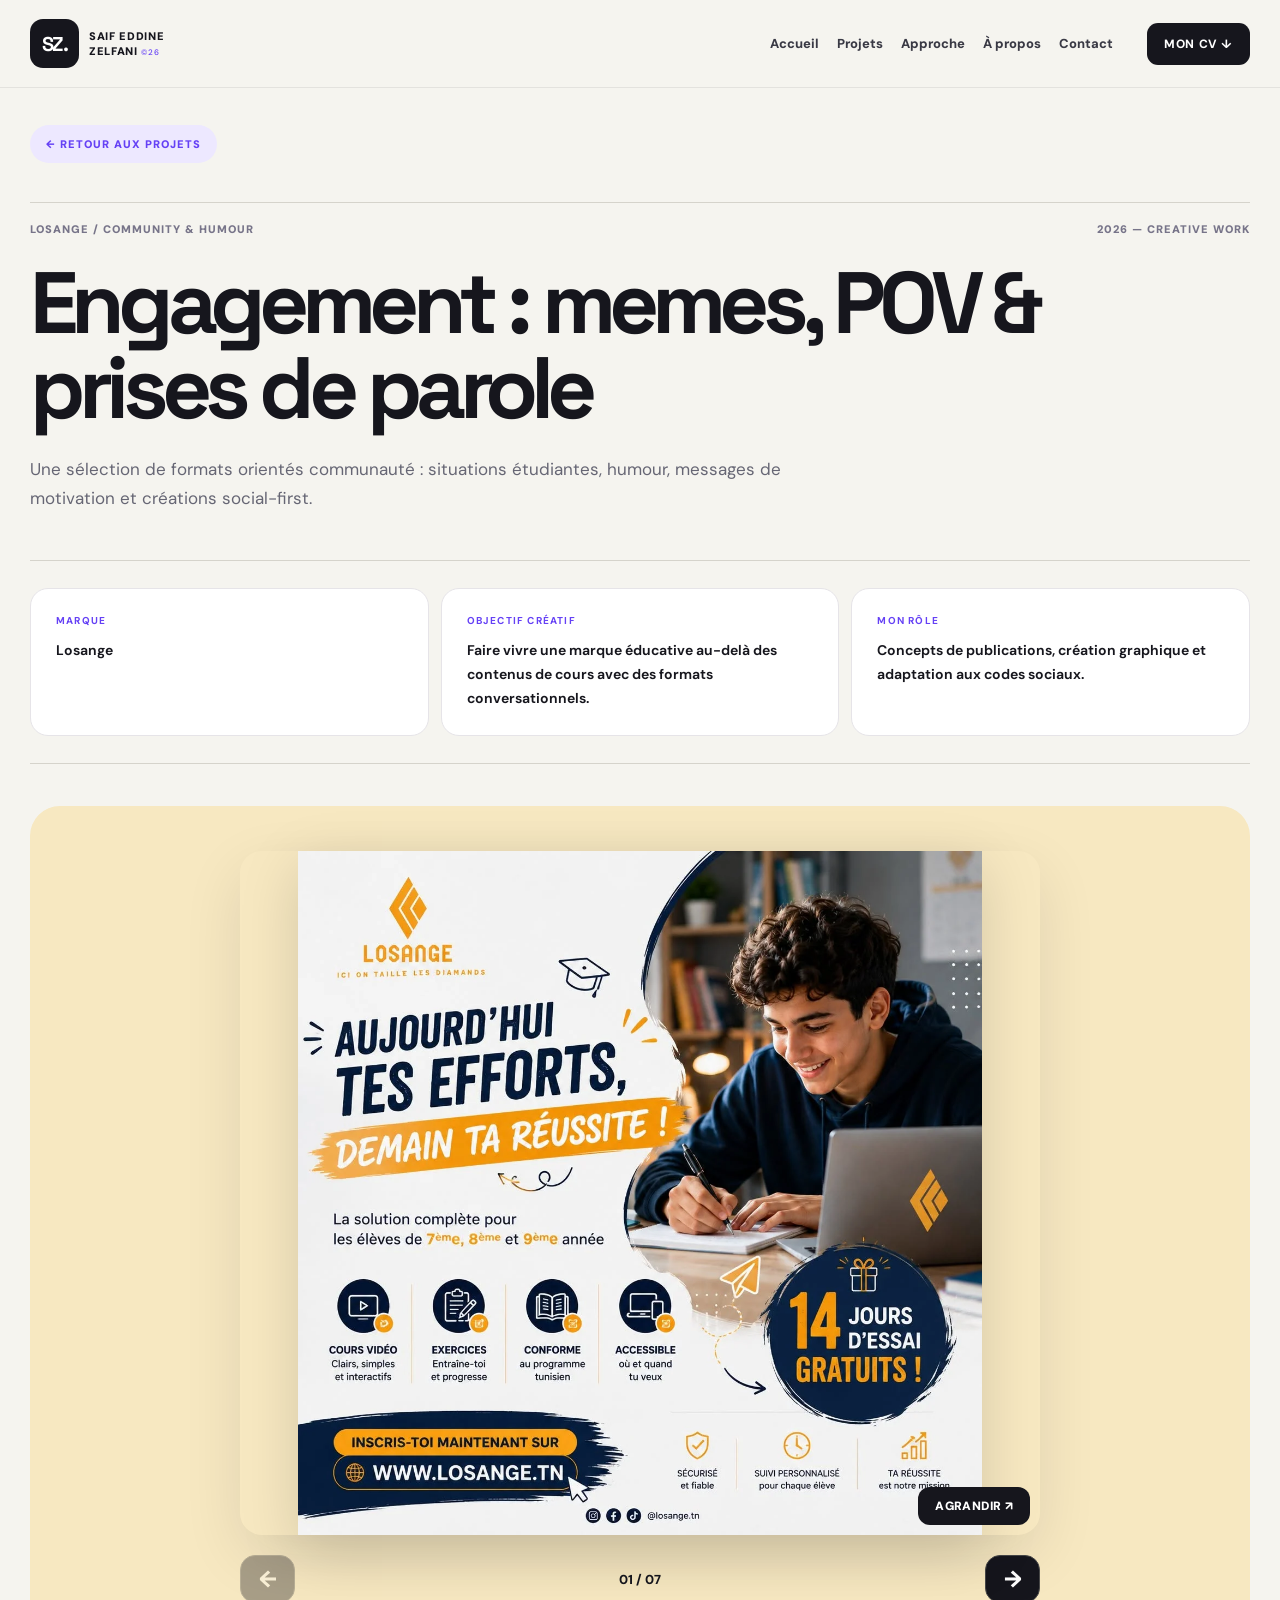
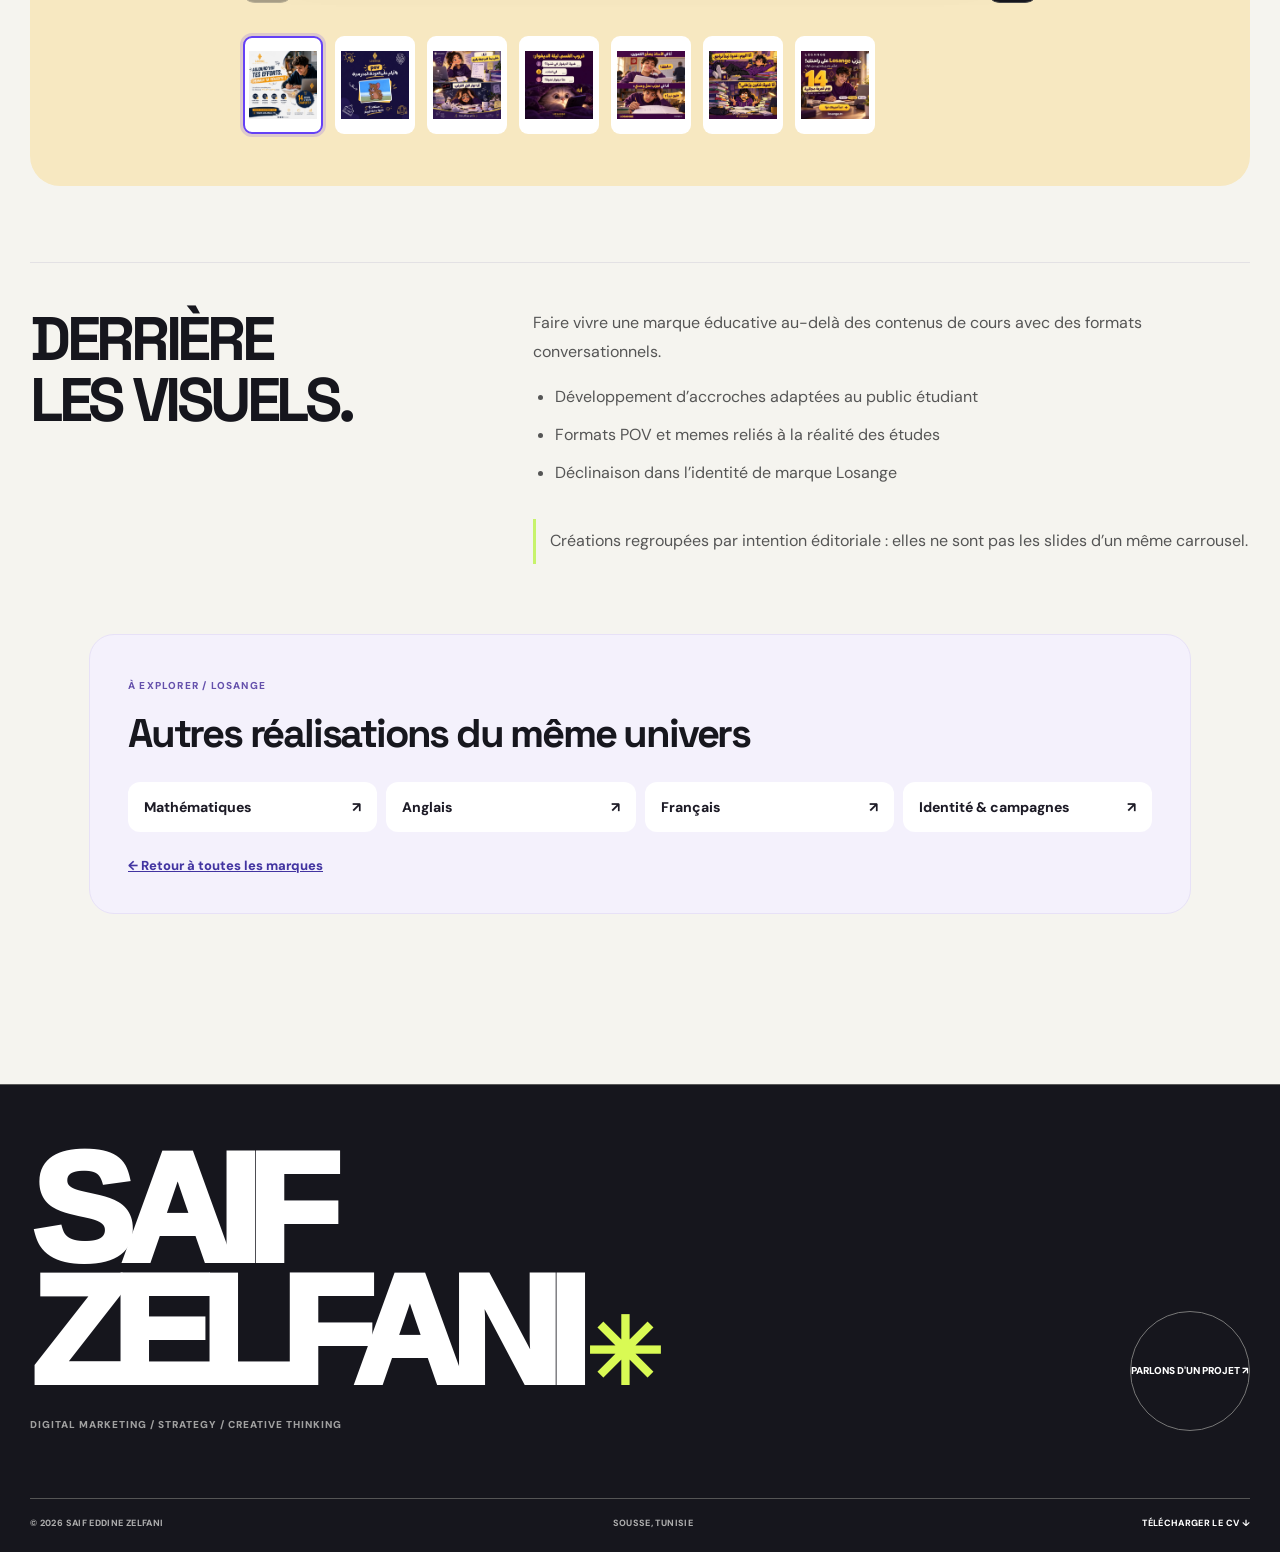
<file: projets/losange-community-content/index.html>
<!DOCTYPE html>

<html lang="fr"><head><meta charset="utf-8"/><meta content="width=device-width,initial-scale=1" name="viewport"/><meta content="#F7F6F2" name="theme-color"/><meta content="Une sélection de formats orientés communauté : situations étudiantes, humour, messages de motivation et créations social-first." name="description"/><title>Engagement : memes, POV &amp; prises de parole — Saif Eddine Zelfani</title><link href="../../favicon.svg" rel="icon"/><link href="../../style.css" rel="stylesheet"/><link href="../../creative.css" rel="stylesheet"/><link href="https://fonts.googleapis.com/css2?family=DM+Sans:wght@400;500;600;700;800&amp;family=Space+Grotesk:wght@400;500;600;700&amp;display=swap" rel="stylesheet"/><link href="../../bento.css" rel="stylesheet"/><link href="../../bento-case.css" rel="stylesheet"/><link href="../../curation.css" rel="stylesheet"/></head>
<body class="bento-case"><div class="scroll-progress" id="scroll-progress"></div><header class="site-header" id="site-header"><div class="header-inner page-wrap"><a class="brand" href="../../index.html#top"><span class="brand-mark">SZ.</span><span class="brand-name">SAIF EDDINE<br/>ZELFANI <b>©26</b></span></a><nav class="desktop-nav"><a href="../../index.html#top">Accueil</a><a href="../../index.html#work">Projets</a><a href="../../index.html#method">Approche</a><a href="../../index.html#about">À propos</a><a href="../../index.html#contact">Contact</a></nav><a class="nav-cv" download="" href="../../documents/Saif_Eddine_Zelfani_CV.pdf">MON CV ↓</a><button aria-expanded="false" aria-label="Ouvrir le menu" class="mobile-toggle" id="menu-btn" type="button">☰</button></div></header><div aria-label="Menu" aria-modal="true" class="mobile-panel" hidden="" id="mobile-panel" role="dialog"><div class="mobile-panel-inner"><div><a class="mobile-link" href="../../index.html#top">Accueil ↗</a></div><div><a class="mobile-link" href="../../index.html#about">À propos ↗</a></div><div><a class="mobile-link" href="../../index.html#work">Projets ↗</a></div><div><a class="mobile-link" href="../../index.html#about">À propos ↗</a></div><div><a class="mobile-link" href="../../index.html#contact">Contact ↗</a></div><a class="mobile-cv" download="" href="../../documents/Saif_Eddine_Zelfani_CV.pdf">MON CV ↓</a></div></div>
<main class="campaign-case"><div class="page-wrap"><a class="campaign-back" href="../../index.html#work">← RETOUR AUX PROJETS</a><div class="campaign-topline"><span>Losange / Community &amp; humour</span><span>2026 — CREATIVE WORK</span></div><h1 class="campaign-title">Engagement : memes, POV &amp; prises de parole</h1><p class="campaign-deck">Une sélection de formats orientés communauté : situations étudiantes, humour, messages de motivation et créations social-first.</p><div class="campaign-overview"><div><strong>MARQUE</strong><p>Losange</p></div><div><strong>OBJECTIF CRÉATIF</strong><p>Faire vivre une marque éducative au-delà des contenus de cours avec des formats conversationnels.</p></div><div><strong>MON RÔLE</strong><p>Concepts de publications, création graphique et adaptation aux codes sociaux.</p></div></div></div>
<div class="campaign-art" style="--case-bg:#f7e8c1"><div class="campaign-gallery"><div aria-label="Galerie de créations" class="campaign-show" tabindex="0"><img alt="Losange — visuel 1 sur 7" data-campaign-slide="" decoding="async" loading="eager" src="../../images/creative-work/losange-community-content/01.webp"/><img alt="Losange — visuel 2 sur 7" data-campaign-slide="" decoding="async" hidden="" loading="lazy" src="../../images/creative-work/losange-community-content/02.webp"/><img alt="Losange — visuel 3 sur 7" data-campaign-slide="" decoding="async" hidden="" loading="lazy" src="../../images/creative-work/losange-community-content/03.webp"/><img alt="Losange — visuel 4 sur 7" data-campaign-slide="" decoding="async" hidden="" loading="lazy" src="../../images/creative-work/losange-community-content/04.webp"/><img alt="Losange — visuel 5 sur 7" data-campaign-slide="" decoding="async" hidden="" loading="lazy" src="../../images/creative-work/losange-community-content/05.webp"/><img alt="Losange — visuel 6 sur 7" data-campaign-slide="" decoding="async" hidden="" loading="lazy" src="../../images/creative-work/losange-community-content/06.webp"/><img alt="Losange — visuel 7 sur 7" data-campaign-slide="" decoding="async" hidden="" loading="lazy" src="../../images/creative-work/losange-community-content/07.webp"/><button class="zoom-action" data-zoom="" type="button">AGRANDIR ↗</button></div><div class="campaign-control"><button aria-label="Visuel précédent" data-campaign-prev="" type="button">←</button><output aria-live="polite" data-campaign-count="">01 / 07</output><button aria-label="Visuel suivant" data-campaign-next="" type="button">→</button></div><div aria-label="Miniatures de la galerie" class="campaign-thumbs"><button aria-current="true" aria-label="Voir le visuel 1" data-campaign-thumb="" type="button"><img alt="" loading="lazy" src="../../images/creative-work/losange-community-content/01.webp"/></button><button aria-current="false" aria-label="Voir le visuel 2" data-campaign-thumb="" type="button"><img alt="" loading="lazy" src="../../images/creative-work/losange-community-content/02.webp"/></button><button aria-current="false" aria-label="Voir le visuel 3" data-campaign-thumb="" type="button"><img alt="" loading="lazy" src="../../images/creative-work/losange-community-content/03.webp"/></button><button aria-current="false" aria-label="Voir le visuel 4" data-campaign-thumb="" type="button"><img alt="" loading="lazy" src="../../images/creative-work/losange-community-content/04.webp"/></button><button aria-current="false" aria-label="Voir le visuel 5" data-campaign-thumb="" type="button"><img alt="" loading="lazy" src="../../images/creative-work/losange-community-content/05.webp"/></button><button aria-current="false" aria-label="Voir le visuel 6" data-campaign-thumb="" type="button"><img alt="" loading="lazy" src="../../images/creative-work/losange-community-content/06.webp"/></button><button aria-current="false" aria-label="Voir le visuel 7" data-campaign-thumb="" type="button"><img alt="" loading="lazy" src="../../images/creative-work/losange-community-content/07.webp"/></button></div></div></div>
<div class="page-wrap"><div class="campaign-section"><h2>DERRIÈRE<br/>LES VISUELS.</h2><div><p>Faire vivre une marque éducative au-delà des contenus de cours avec des formats conversationnels.</p><ul><li>Développement d’accroches adaptées au public étudiant</li><li>Formats POV et memes reliés à la réalité des études</li><li>Déclinaison dans l’identité de marque Losange</li></ul><p class="campaign-disclaimer">Créations regroupées par intention éditoriale : elles ne sont pas les slides d’un même carrousel.</p></div></div></div><section aria-label="Autres projets Losange" class="cur-related"><div class="cur-related-inner"><span class="cur-related-eyebrow">À EXPLORER / LOSANGE</span><h2>Autres réalisations du même univers</h2><div class="cur-related-links"><a href="../losange-mathematiques/index.html">Mathématiques <span aria-hidden="true">↗</span></a><a href="../losange-anglais/index.html">Anglais <span aria-hidden="true">↗</span></a><a href="../losange-francais/index.html">Français <span aria-hidden="true">↗</span></a><a href="../losange-identite-campagnes/index.html">Identité &amp; campagnes <span aria-hidden="true">↗</span></a></div><a class="cur-back-home" href="../../index.html#work">← Retour à toutes les marques</a></div></section></main>
<div aria-label="Aperçu agrandi de la création" aria-modal="true" class="campaign-modal" hidden="" role="dialog"><button aria-label="Fermer l’aperçu" class="modal-close" type="button">×</button><button aria-label="Précédent" class="modal-prev" type="button">‹</button><img alt="" data-modal-img="" src="../../images/creative-work/losange-community-content/01.webp"/><button aria-label="Suivant" class="modal-next" type="button">›</button><span class="modal-count">1 / 7</span></div>
<footer class="footer"><div class="page-wrap"><div class="footer-main"><div><a class="footer-brand" href="../../index.html#top">SAIF<br/>ZELFANI<span>✳</span></a><p>DIGITAL MARKETING / STRATEGY / CREATIVE THINKING</p></div><a class="back-top" href="../../index.html#contact">PARLONS D'UN PROJET ↗</a></div><div class="footer-bottom"><span>© 2026 SAIF EDDINE ZELFANI</span><span>SOUSSE, TUNISIE</span><a download="" href="../../documents/Saif_Eddine_Zelfani_CV.pdf">TÉLÉCHARGER LE CV ↓</a></div></div></footer><script defer="" src="../../site.js"></script><script defer="" src="../../creative.js"></script></body></html>
</file>
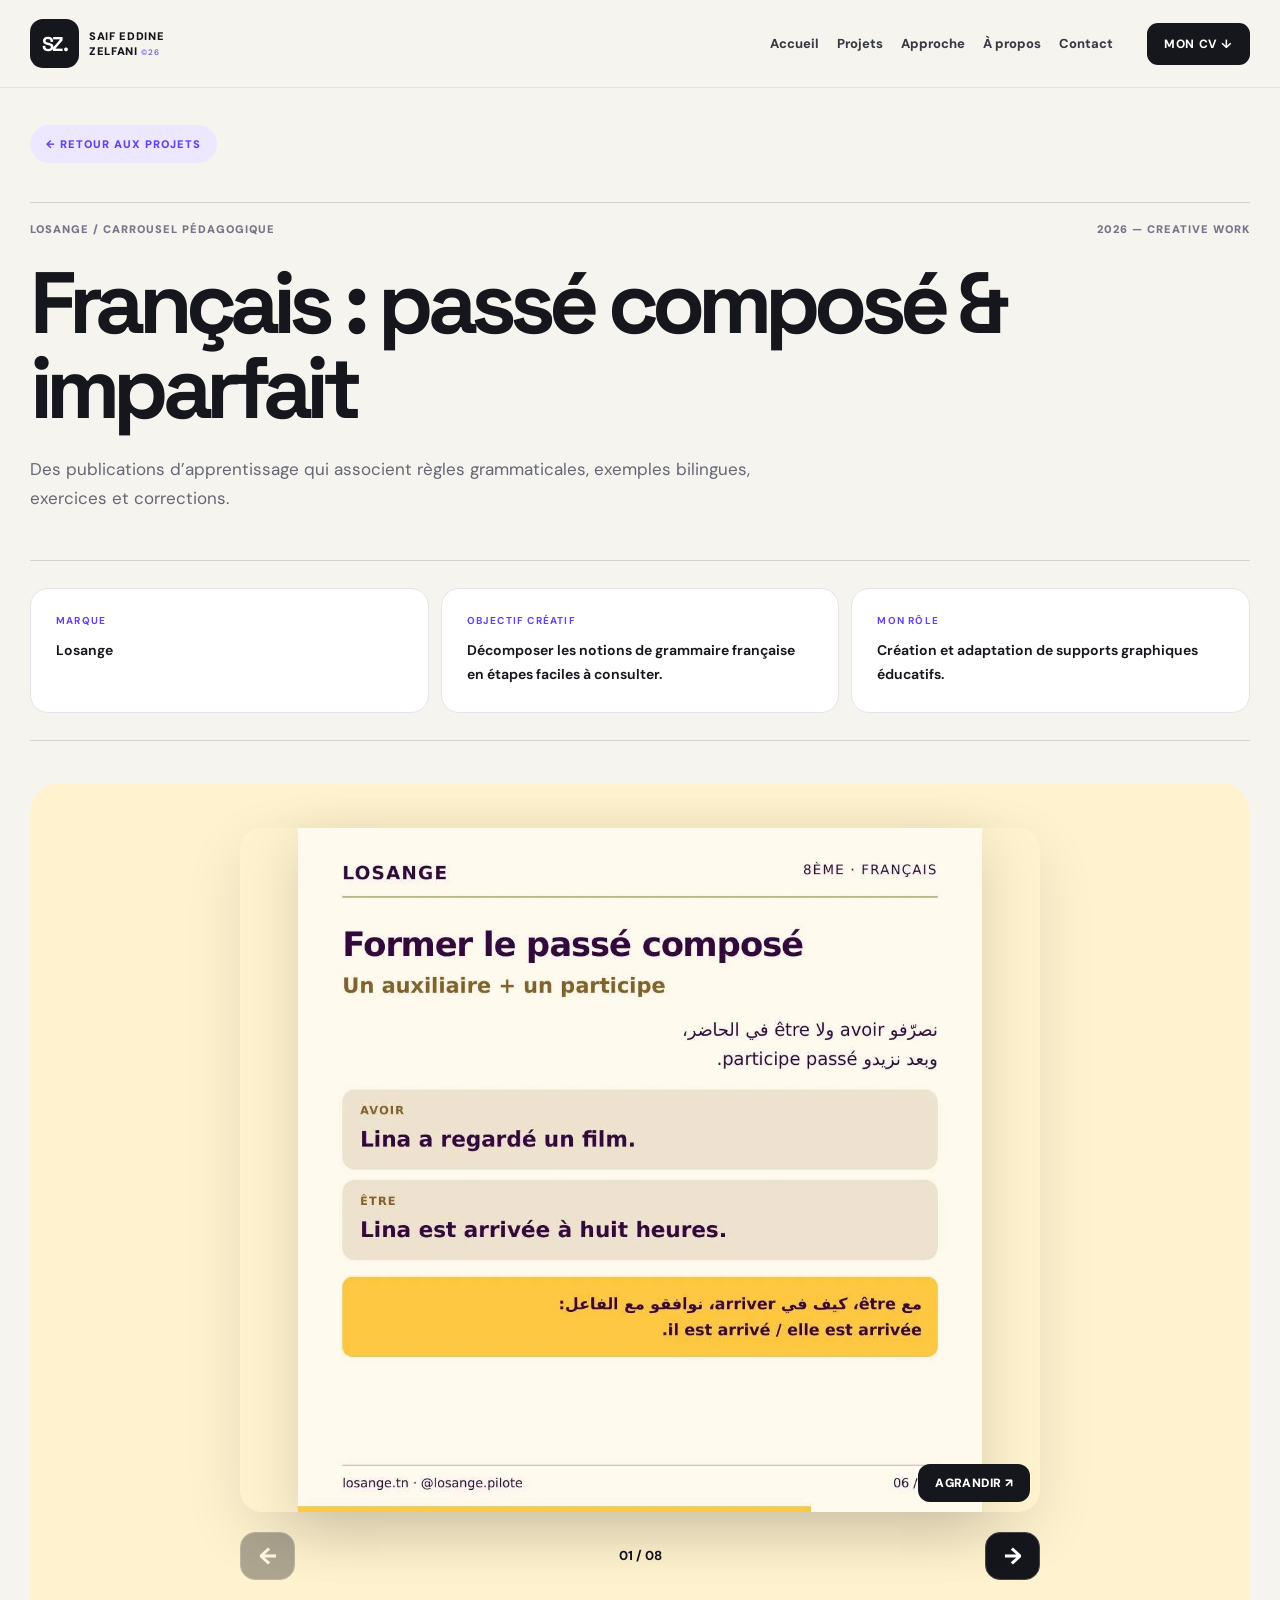
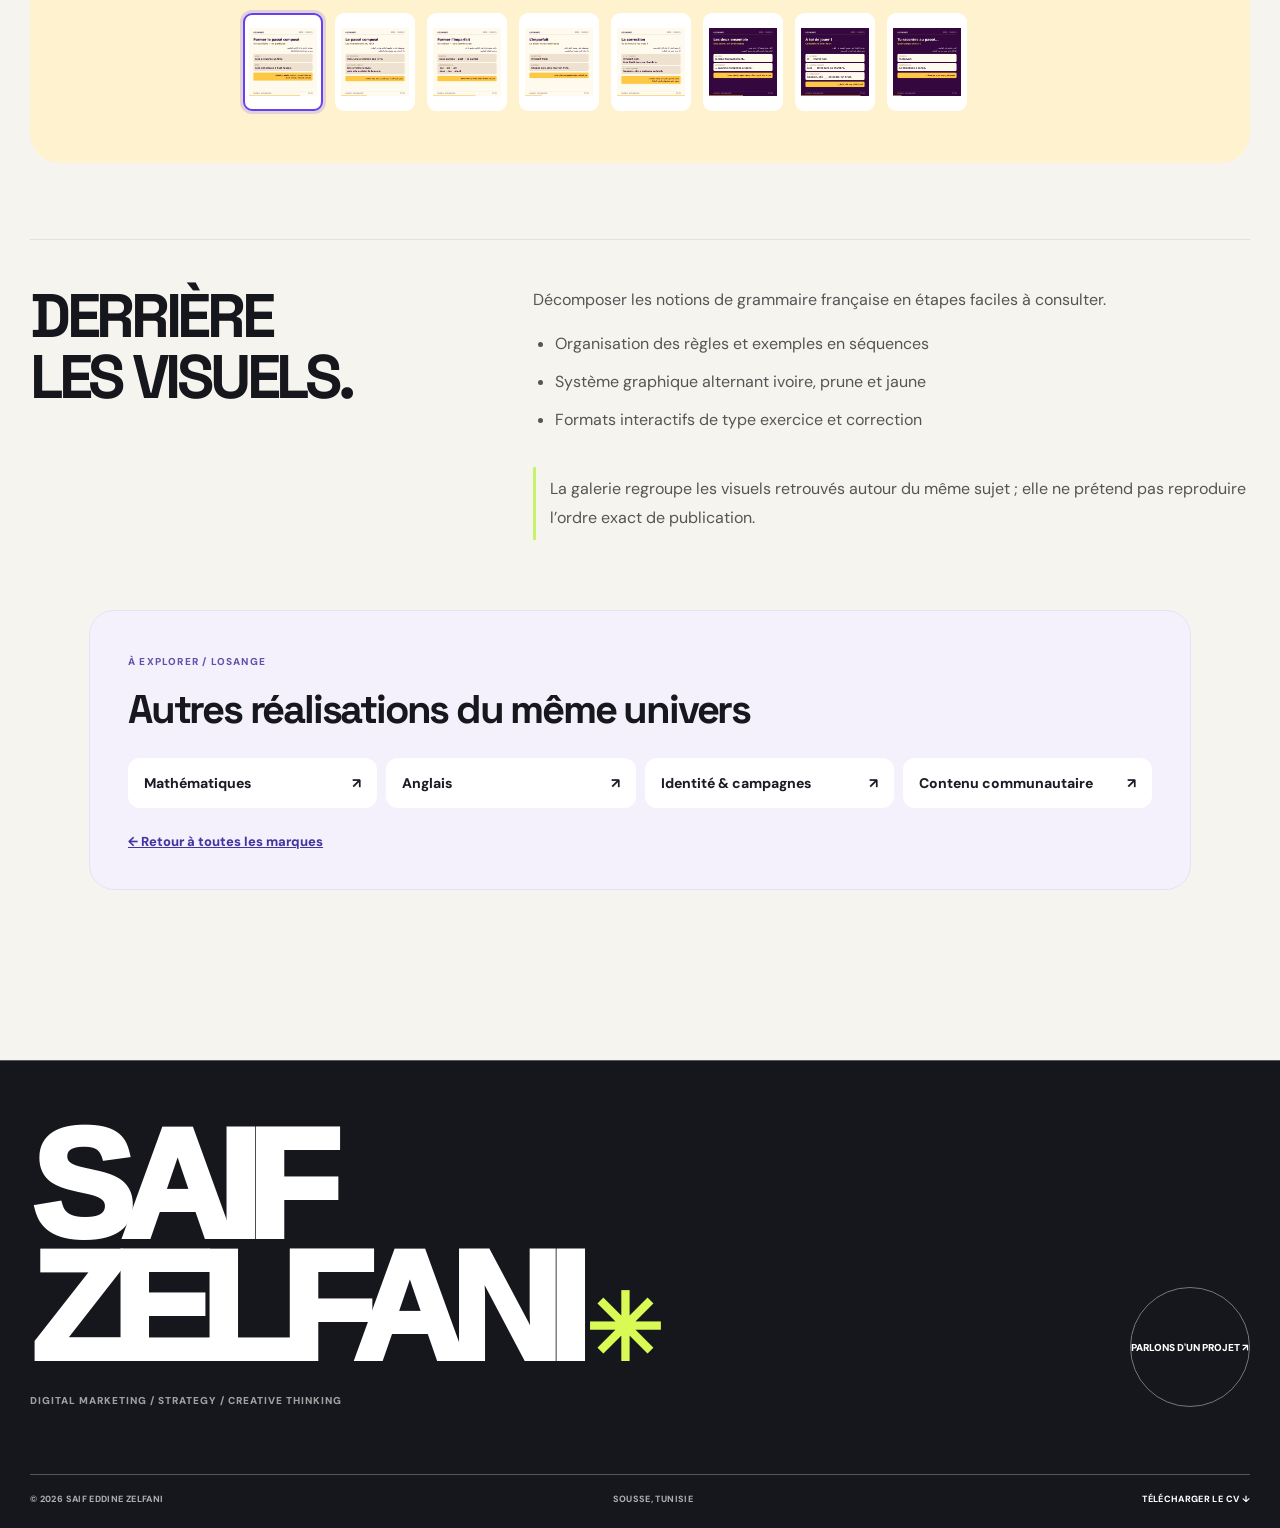
<file: projets/losange-francais/index.html>
<!DOCTYPE html>

<html lang="fr"><head><meta charset="utf-8"/><meta content="width=device-width,initial-scale=1" name="viewport"/><meta content="#F7F6F2" name="theme-color"/><meta content="Des publications d’apprentissage qui associent règles grammaticales, exemples bilingues, exercices et corrections." name="description"/><title>Français : passé composé &amp; imparfait — Saif Eddine Zelfani</title><link href="../../favicon.svg" rel="icon"/><link href="../../style.css" rel="stylesheet"/><link href="../../creative.css" rel="stylesheet"/><link href="https://fonts.googleapis.com/css2?family=DM+Sans:wght@400;500;600;700;800&amp;family=Space+Grotesk:wght@400;500;600;700&amp;display=swap" rel="stylesheet"/><link href="../../bento.css" rel="stylesheet"/><link href="../../bento-case.css" rel="stylesheet"/><link href="../../curation.css" rel="stylesheet"/></head>
<body class="bento-case"><div class="scroll-progress" id="scroll-progress"></div><header class="site-header" id="site-header"><div class="header-inner page-wrap"><a class="brand" href="../../index.html#top"><span class="brand-mark">SZ.</span><span class="brand-name">SAIF EDDINE<br/>ZELFANI <b>©26</b></span></a><nav class="desktop-nav"><a href="../../index.html#top">Accueil</a><a href="../../index.html#work">Projets</a><a href="../../index.html#method">Approche</a><a href="../../index.html#about">À propos</a><a href="../../index.html#contact">Contact</a></nav><a class="nav-cv" download="" href="../../documents/Saif_Eddine_Zelfani_CV.pdf">MON CV ↓</a><button aria-expanded="false" aria-label="Ouvrir le menu" class="mobile-toggle" id="menu-btn" type="button">☰</button></div></header><div aria-label="Menu" aria-modal="true" class="mobile-panel" hidden="" id="mobile-panel" role="dialog"><div class="mobile-panel-inner"><div><a class="mobile-link" href="../../index.html#top">Accueil ↗</a></div><div><a class="mobile-link" href="../../index.html#about">À propos ↗</a></div><div><a class="mobile-link" href="../../index.html#work">Projets ↗</a></div><div><a class="mobile-link" href="../../index.html#about">À propos ↗</a></div><div><a class="mobile-link" href="../../index.html#contact">Contact ↗</a></div><a class="mobile-cv" download="" href="../../documents/Saif_Eddine_Zelfani_CV.pdf">MON CV ↓</a></div></div>
<main class="campaign-case"><div class="page-wrap"><a class="campaign-back" href="../../index.html#work">← RETOUR AUX PROJETS</a><div class="campaign-topline"><span>Losange / Carrousel pédagogique</span><span>2026 — CREATIVE WORK</span></div><h1 class="campaign-title">Français : passé composé &amp; imparfait</h1><p class="campaign-deck">Des publications d’apprentissage qui associent règles grammaticales, exemples bilingues, exercices et corrections.</p><div class="campaign-overview"><div><strong>MARQUE</strong><p>Losange</p></div><div><strong>OBJECTIF CRÉATIF</strong><p>Décomposer les notions de grammaire française en étapes faciles à consulter.</p></div><div><strong>MON RÔLE</strong><p>Création et adaptation de supports graphiques éducatifs.</p></div></div></div>
<div class="campaign-art" style="--case-bg:#fff2ce"><div class="campaign-gallery"><div aria-label="Galerie de créations" class="campaign-show" tabindex="0"><img alt="Losange — visuel 1 sur 8" data-campaign-slide="" decoding="async" loading="eager" src="../../images/creative-work/losange-francais/01.webp"/><img alt="Losange — visuel 2 sur 8" data-campaign-slide="" decoding="async" hidden="" loading="lazy" src="../../images/creative-work/losange-francais/02.webp"/><img alt="Losange — visuel 3 sur 8" data-campaign-slide="" decoding="async" hidden="" loading="lazy" src="../../images/creative-work/losange-francais/03.webp"/><img alt="Losange — visuel 4 sur 8" data-campaign-slide="" decoding="async" hidden="" loading="lazy" src="../../images/creative-work/losange-francais/04.webp"/><img alt="Losange — visuel 5 sur 8" data-campaign-slide="" decoding="async" hidden="" loading="lazy" src="../../images/creative-work/losange-francais/05.webp"/><img alt="Losange — visuel 6 sur 8" data-campaign-slide="" decoding="async" hidden="" loading="lazy" src="../../images/creative-work/losange-francais/06.webp"/><img alt="Losange — visuel 7 sur 8" data-campaign-slide="" decoding="async" hidden="" loading="lazy" src="../../images/creative-work/losange-francais/07.webp"/><img alt="Losange — visuel 8 sur 8" data-campaign-slide="" decoding="async" hidden="" loading="lazy" src="../../images/creative-work/losange-francais/08.webp"/><button class="zoom-action" data-zoom="" type="button">AGRANDIR ↗</button></div><div class="campaign-control"><button aria-label="Visuel précédent" data-campaign-prev="" type="button">←</button><output aria-live="polite" data-campaign-count="">01 / 08</output><button aria-label="Visuel suivant" data-campaign-next="" type="button">→</button></div><div aria-label="Miniatures de la galerie" class="campaign-thumbs"><button aria-current="true" aria-label="Voir le visuel 1" data-campaign-thumb="" type="button"><img alt="" loading="lazy" src="../../images/creative-work/losange-francais/01.webp"/></button><button aria-current="false" aria-label="Voir le visuel 2" data-campaign-thumb="" type="button"><img alt="" loading="lazy" src="../../images/creative-work/losange-francais/02.webp"/></button><button aria-current="false" aria-label="Voir le visuel 3" data-campaign-thumb="" type="button"><img alt="" loading="lazy" src="../../images/creative-work/losange-francais/03.webp"/></button><button aria-current="false" aria-label="Voir le visuel 4" data-campaign-thumb="" type="button"><img alt="" loading="lazy" src="../../images/creative-work/losange-francais/04.webp"/></button><button aria-current="false" aria-label="Voir le visuel 5" data-campaign-thumb="" type="button"><img alt="" loading="lazy" src="../../images/creative-work/losange-francais/05.webp"/></button><button aria-current="false" aria-label="Voir le visuel 6" data-campaign-thumb="" type="button"><img alt="" loading="lazy" src="../../images/creative-work/losange-francais/06.webp"/></button><button aria-current="false" aria-label="Voir le visuel 7" data-campaign-thumb="" type="button"><img alt="" loading="lazy" src="../../images/creative-work/losange-francais/07.webp"/></button><button aria-current="false" aria-label="Voir le visuel 8" data-campaign-thumb="" type="button"><img alt="" loading="lazy" src="../../images/creative-work/losange-francais/08.webp"/></button></div></div></div>
<div class="page-wrap"><div class="campaign-section"><h2>DERRIÈRE<br/>LES VISUELS.</h2><div><p>Décomposer les notions de grammaire française en étapes faciles à consulter.</p><ul><li>Organisation des règles et exemples en séquences</li><li>Système graphique alternant ivoire, prune et jaune</li><li>Formats interactifs de type exercice et correction</li></ul><p class="campaign-disclaimer">La galerie regroupe les visuels retrouvés autour du même sujet ; elle ne prétend pas reproduire l’ordre exact de publication.</p></div></div></div><section aria-label="Autres projets Losange" class="cur-related"><div class="cur-related-inner"><span class="cur-related-eyebrow">À EXPLORER / LOSANGE</span><h2>Autres réalisations du même univers</h2><div class="cur-related-links"><a href="../losange-mathematiques/index.html">Mathématiques <span aria-hidden="true">↗</span></a><a href="../losange-anglais/index.html">Anglais <span aria-hidden="true">↗</span></a><a href="../losange-identite-campagnes/index.html">Identité &amp; campagnes <span aria-hidden="true">↗</span></a><a href="../losange-community-content/index.html">Contenu communautaire <span aria-hidden="true">↗</span></a></div><a class="cur-back-home" href="../../index.html#work">← Retour à toutes les marques</a></div></section></main>
<div aria-label="Aperçu agrandi de la création" aria-modal="true" class="campaign-modal" hidden="" role="dialog"><button aria-label="Fermer l’aperçu" class="modal-close" type="button">×</button><button aria-label="Précédent" class="modal-prev" type="button">‹</button><img alt="" data-modal-img="" src="../../images/creative-work/losange-francais/01.webp"/><button aria-label="Suivant" class="modal-next" type="button">›</button><span class="modal-count">1 / 8</span></div>
<footer class="footer"><div class="page-wrap"><div class="footer-main"><div><a class="footer-brand" href="../../index.html#top">SAIF<br/>ZELFANI<span>✳</span></a><p>DIGITAL MARKETING / STRATEGY / CREATIVE THINKING</p></div><a class="back-top" href="../../index.html#contact">PARLONS D'UN PROJET ↗</a></div><div class="footer-bottom"><span>© 2026 SAIF EDDINE ZELFANI</span><span>SOUSSE, TUNISIE</span><a download="" href="../../documents/Saif_Eddine_Zelfani_CV.pdf">TÉLÉCHARGER LE CV ↓</a></div></div></footer><script defer="" src="../../site.js"></script><script defer="" src="../../creative.js"></script></body></html>
</file>
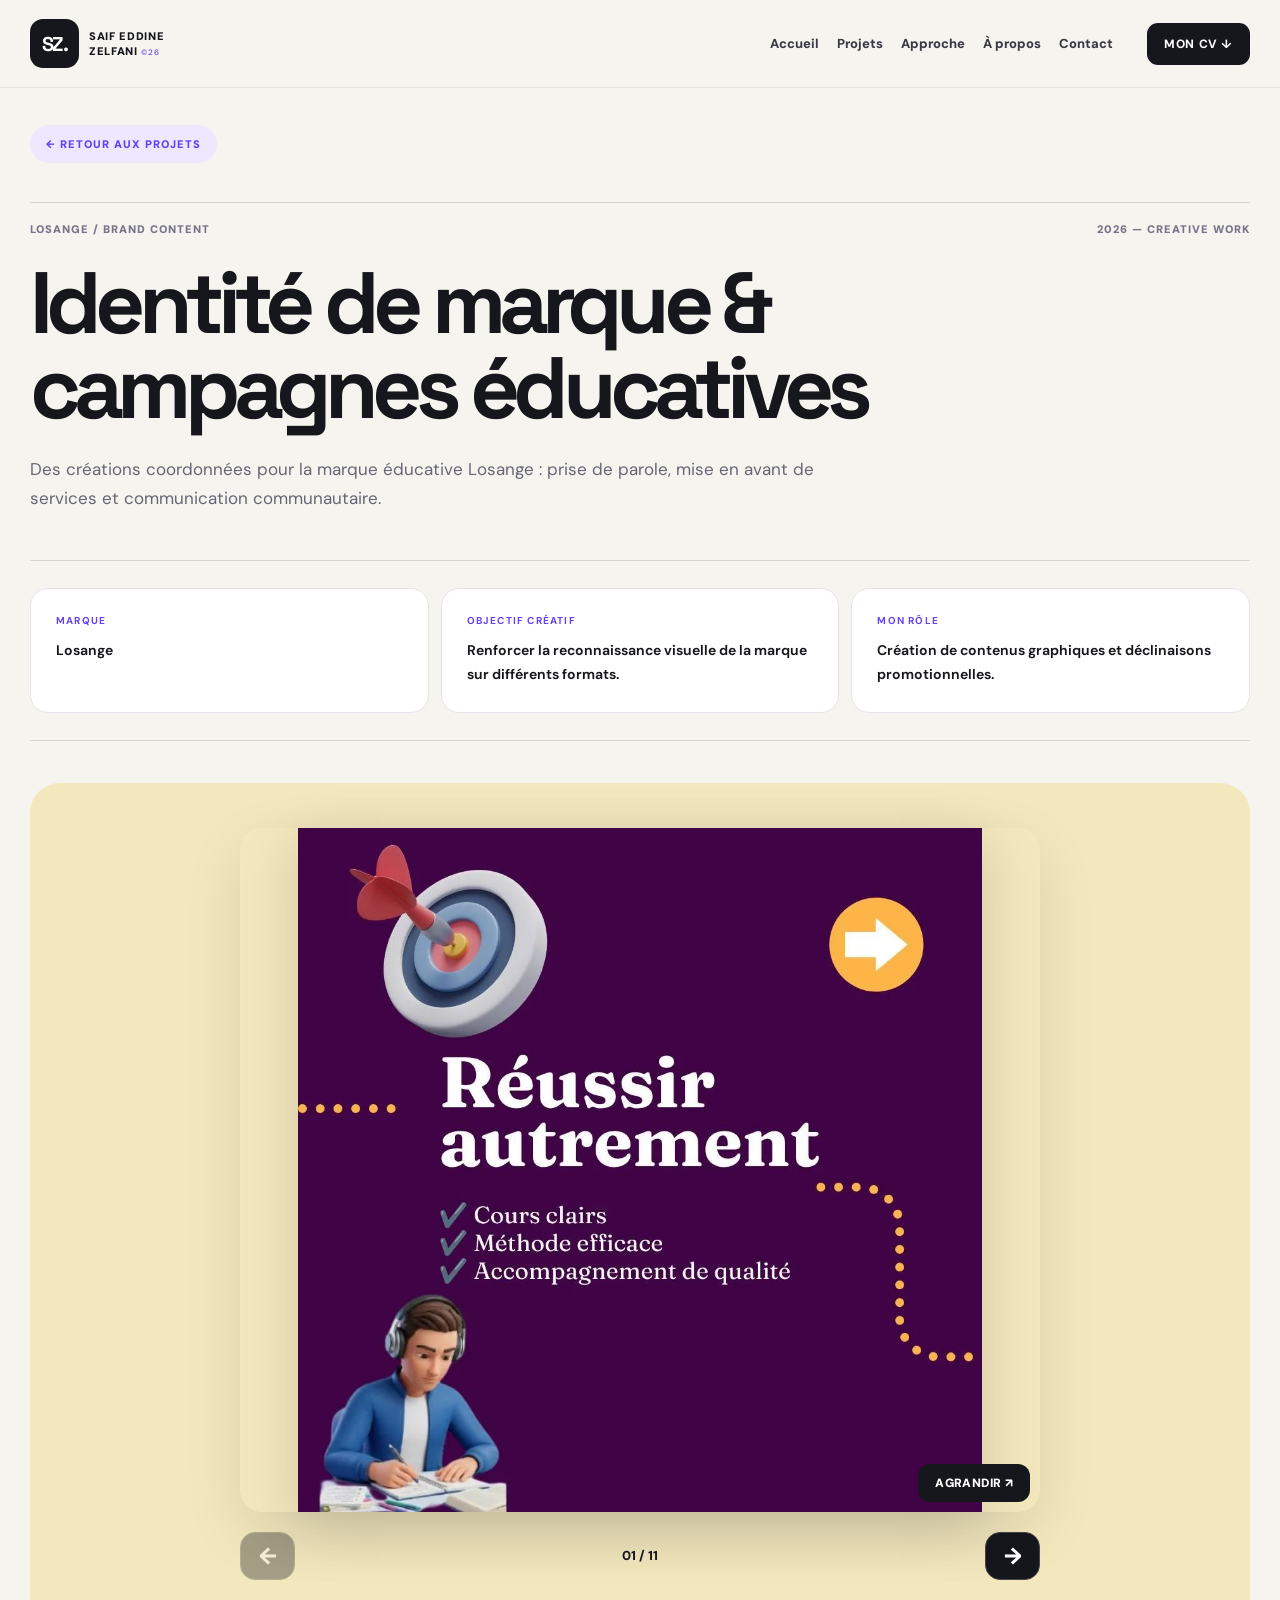
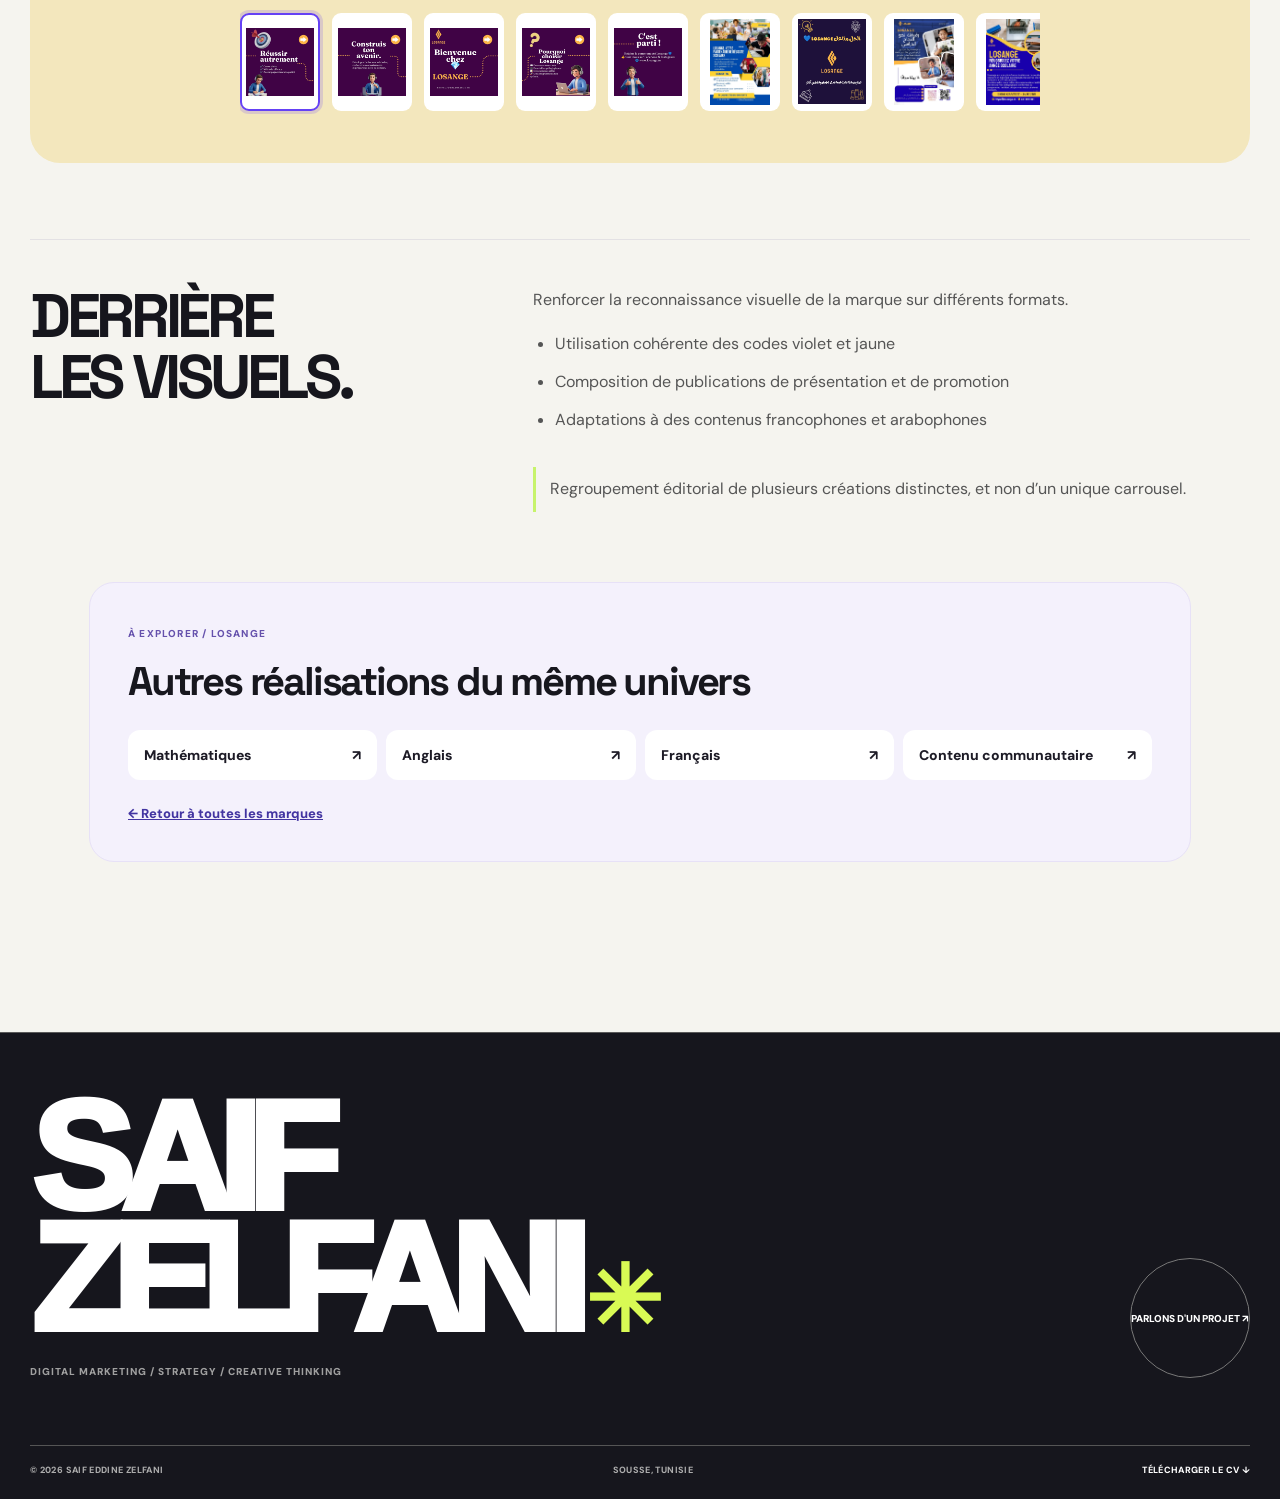
<file: projets/losange-identite-campagnes/index.html>
<!DOCTYPE html>

<html lang="fr"><head><meta charset="utf-8"/><meta content="width=device-width,initial-scale=1" name="viewport"/><meta content="#F7F6F2" name="theme-color"/><meta content="Des créations coordonnées pour la marque éducative Losange : prise de parole, mise en avant de services et communication communautaire." name="description"/><title>Identité de marque &amp; campagnes éducatives — Saif Eddine Zelfani</title><link href="../../favicon.svg" rel="icon"/><link href="../../style.css" rel="stylesheet"/><link href="../../creative.css" rel="stylesheet"/><link href="https://fonts.googleapis.com/css2?family=DM+Sans:wght@400;500;600;700;800&amp;family=Space+Grotesk:wght@400;500;600;700&amp;display=swap" rel="stylesheet"/><link href="../../bento.css" rel="stylesheet"/><link href="../../bento-case.css" rel="stylesheet"/><link href="../../curation.css" rel="stylesheet"/></head>
<body class="bento-case"><div class="scroll-progress" id="scroll-progress"></div><header class="site-header" id="site-header"><div class="header-inner page-wrap"><a class="brand" href="../../index.html#top"><span class="brand-mark">SZ.</span><span class="brand-name">SAIF EDDINE<br/>ZELFANI <b>©26</b></span></a><nav class="desktop-nav"><a href="../../index.html#top">Accueil</a><a href="../../index.html#work">Projets</a><a href="../../index.html#method">Approche</a><a href="../../index.html#about">À propos</a><a href="../../index.html#contact">Contact</a></nav><a class="nav-cv" download="" href="../../documents/Saif_Eddine_Zelfani_CV.pdf">MON CV ↓</a><button aria-expanded="false" aria-label="Ouvrir le menu" class="mobile-toggle" id="menu-btn" type="button">☰</button></div></header><div aria-label="Menu" aria-modal="true" class="mobile-panel" hidden="" id="mobile-panel" role="dialog"><div class="mobile-panel-inner"><div><a class="mobile-link" href="../../index.html#top">Accueil ↗</a></div><div><a class="mobile-link" href="../../index.html#about">À propos ↗</a></div><div><a class="mobile-link" href="../../index.html#work">Projets ↗</a></div><div><a class="mobile-link" href="../../index.html#about">À propos ↗</a></div><div><a class="mobile-link" href="../../index.html#contact">Contact ↗</a></div><a class="mobile-cv" download="" href="../../documents/Saif_Eddine_Zelfani_CV.pdf">MON CV ↓</a></div></div>
<main class="campaign-case"><div class="page-wrap"><a class="campaign-back" href="../../index.html#work">← RETOUR AUX PROJETS</a><div class="campaign-topline"><span>Losange / Brand content</span><span>2026 — CREATIVE WORK</span></div><h1 class="campaign-title">Identité de marque &amp; campagnes éducatives</h1><p class="campaign-deck">Des créations coordonnées pour la marque éducative Losange : prise de parole, mise en avant de services et communication communautaire.</p><div class="campaign-overview"><div><strong>MARQUE</strong><p>Losange</p></div><div><strong>OBJECTIF CRÉATIF</strong><p>Renforcer la reconnaissance visuelle de la marque sur différents formats.</p></div><div><strong>MON RÔLE</strong><p>Création de contenus graphiques et déclinaisons promotionnelles.</p></div></div></div>
<div class="campaign-art" style="--case-bg:#f3e7bd"><div class="campaign-gallery"><div aria-label="Galerie de créations" class="campaign-show" tabindex="0"><img alt="Losange — visuel 1 sur 11" data-campaign-slide="" decoding="async" loading="eager" src="../../images/creative-work/losange-identite-campagnes/01.webp"/><img alt="Losange — visuel 2 sur 11" data-campaign-slide="" decoding="async" hidden="" loading="lazy" src="../../images/creative-work/losange-identite-campagnes/02.webp"/><img alt="Losange — visuel 3 sur 11" data-campaign-slide="" decoding="async" hidden="" loading="lazy" src="../../images/creative-work/losange-identite-campagnes/03.webp"/><img alt="Losange — visuel 4 sur 11" data-campaign-slide="" decoding="async" hidden="" loading="lazy" src="../../images/creative-work/losange-identite-campagnes/04.webp"/><img alt="Losange — visuel 5 sur 11" data-campaign-slide="" decoding="async" hidden="" loading="lazy" src="../../images/creative-work/losange-identite-campagnes/05.webp"/><img alt="Losange — visuel 6 sur 11" data-campaign-slide="" decoding="async" hidden="" loading="lazy" src="../../images/creative-work/losange-identite-campagnes/06.webp"/><img alt="Losange — visuel 7 sur 11" data-campaign-slide="" decoding="async" hidden="" loading="lazy" src="../../images/creative-work/losange-identite-campagnes/07.webp"/><img alt="Losange — visuel 8 sur 11" data-campaign-slide="" decoding="async" hidden="" loading="lazy" src="../../images/creative-work/losange-identite-campagnes/08.webp"/><img alt="Losange — visuel 9 sur 11" data-campaign-slide="" decoding="async" hidden="" loading="lazy" src="../../images/creative-work/losange-identite-campagnes/09.webp"/><img alt="Losange — visuel 10 sur 11" data-campaign-slide="" decoding="async" hidden="" loading="lazy" src="../../images/creative-work/losange-identite-campagnes/10.webp"/><img alt="Losange — visuel 11 sur 11" data-campaign-slide="" decoding="async" hidden="" loading="lazy" src="../../images/creative-work/losange-identite-campagnes/11.webp"/><button class="zoom-action" data-zoom="" type="button">AGRANDIR ↗</button></div><div class="campaign-control"><button aria-label="Visuel précédent" data-campaign-prev="" type="button">←</button><output aria-live="polite" data-campaign-count="">01 / 11</output><button aria-label="Visuel suivant" data-campaign-next="" type="button">→</button></div><div aria-label="Miniatures de la galerie" class="campaign-thumbs"><button aria-current="true" aria-label="Voir le visuel 1" data-campaign-thumb="" type="button"><img alt="" loading="lazy" src="../../images/creative-work/losange-identite-campagnes/01.webp"/></button><button aria-current="false" aria-label="Voir le visuel 2" data-campaign-thumb="" type="button"><img alt="" loading="lazy" src="../../images/creative-work/losange-identite-campagnes/02.webp"/></button><button aria-current="false" aria-label="Voir le visuel 3" data-campaign-thumb="" type="button"><img alt="" loading="lazy" src="../../images/creative-work/losange-identite-campagnes/03.webp"/></button><button aria-current="false" aria-label="Voir le visuel 4" data-campaign-thumb="" type="button"><img alt="" loading="lazy" src="../../images/creative-work/losange-identite-campagnes/04.webp"/></button><button aria-current="false" aria-label="Voir le visuel 5" data-campaign-thumb="" type="button"><img alt="" loading="lazy" src="../../images/creative-work/losange-identite-campagnes/05.webp"/></button><button aria-current="false" aria-label="Voir le visuel 6" data-campaign-thumb="" type="button"><img alt="" loading="lazy" src="../../images/creative-work/losange-identite-campagnes/06.webp"/></button><button aria-current="false" aria-label="Voir le visuel 7" data-campaign-thumb="" type="button"><img alt="" loading="lazy" src="../../images/creative-work/losange-identite-campagnes/07.webp"/></button><button aria-current="false" aria-label="Voir le visuel 8" data-campaign-thumb="" type="button"><img alt="" loading="lazy" src="../../images/creative-work/losange-identite-campagnes/08.webp"/></button><button aria-current="false" aria-label="Voir le visuel 9" data-campaign-thumb="" type="button"><img alt="" loading="lazy" src="../../images/creative-work/losange-identite-campagnes/09.webp"/></button><button aria-current="false" aria-label="Voir le visuel 10" data-campaign-thumb="" type="button"><img alt="" loading="lazy" src="../../images/creative-work/losange-identite-campagnes/10.webp"/></button><button aria-current="false" aria-label="Voir le visuel 11" data-campaign-thumb="" type="button"><img alt="" loading="lazy" src="../../images/creative-work/losange-identite-campagnes/11.webp"/></button></div></div></div>
<div class="page-wrap"><div class="campaign-section"><h2>DERRIÈRE<br/>LES VISUELS.</h2><div><p>Renforcer la reconnaissance visuelle de la marque sur différents formats.</p><ul><li>Utilisation cohérente des codes violet et jaune</li><li>Composition de publications de présentation et de promotion</li><li>Adaptations à des contenus francophones et arabophones</li></ul><p class="campaign-disclaimer">Regroupement éditorial de plusieurs créations distinctes, et non d’un unique carrousel.</p></div></div></div><section aria-label="Autres projets Losange" class="cur-related"><div class="cur-related-inner"><span class="cur-related-eyebrow">À EXPLORER / LOSANGE</span><h2>Autres réalisations du même univers</h2><div class="cur-related-links"><a href="../losange-mathematiques/index.html">Mathématiques <span aria-hidden="true">↗</span></a><a href="../losange-anglais/index.html">Anglais <span aria-hidden="true">↗</span></a><a href="../losange-francais/index.html">Français <span aria-hidden="true">↗</span></a><a href="../losange-community-content/index.html">Contenu communautaire <span aria-hidden="true">↗</span></a></div><a class="cur-back-home" href="../../index.html#work">← Retour à toutes les marques</a></div></section></main>
<div aria-label="Aperçu agrandi de la création" aria-modal="true" class="campaign-modal" hidden="" role="dialog"><button aria-label="Fermer l’aperçu" class="modal-close" type="button">×</button><button aria-label="Précédent" class="modal-prev" type="button">‹</button><img alt="" data-modal-img="" src="../../images/creative-work/losange-identite-campagnes/01.webp"/><button aria-label="Suivant" class="modal-next" type="button">›</button><span class="modal-count">1 / 11</span></div>
<footer class="footer"><div class="page-wrap"><div class="footer-main"><div><a class="footer-brand" href="../../index.html#top">SAIF<br/>ZELFANI<span>✳</span></a><p>DIGITAL MARKETING / STRATEGY / CREATIVE THINKING</p></div><a class="back-top" href="../../index.html#contact">PARLONS D'UN PROJET ↗</a></div><div class="footer-bottom"><span>© 2026 SAIF EDDINE ZELFANI</span><span>SOUSSE, TUNISIE</span><a download="" href="../../documents/Saif_Eddine_Zelfani_CV.pdf">TÉLÉCHARGER LE CV ↓</a></div></div></footer><script defer="" src="../../site.js"></script><script defer="" src="../../creative.js"></script></body></html>
</file>
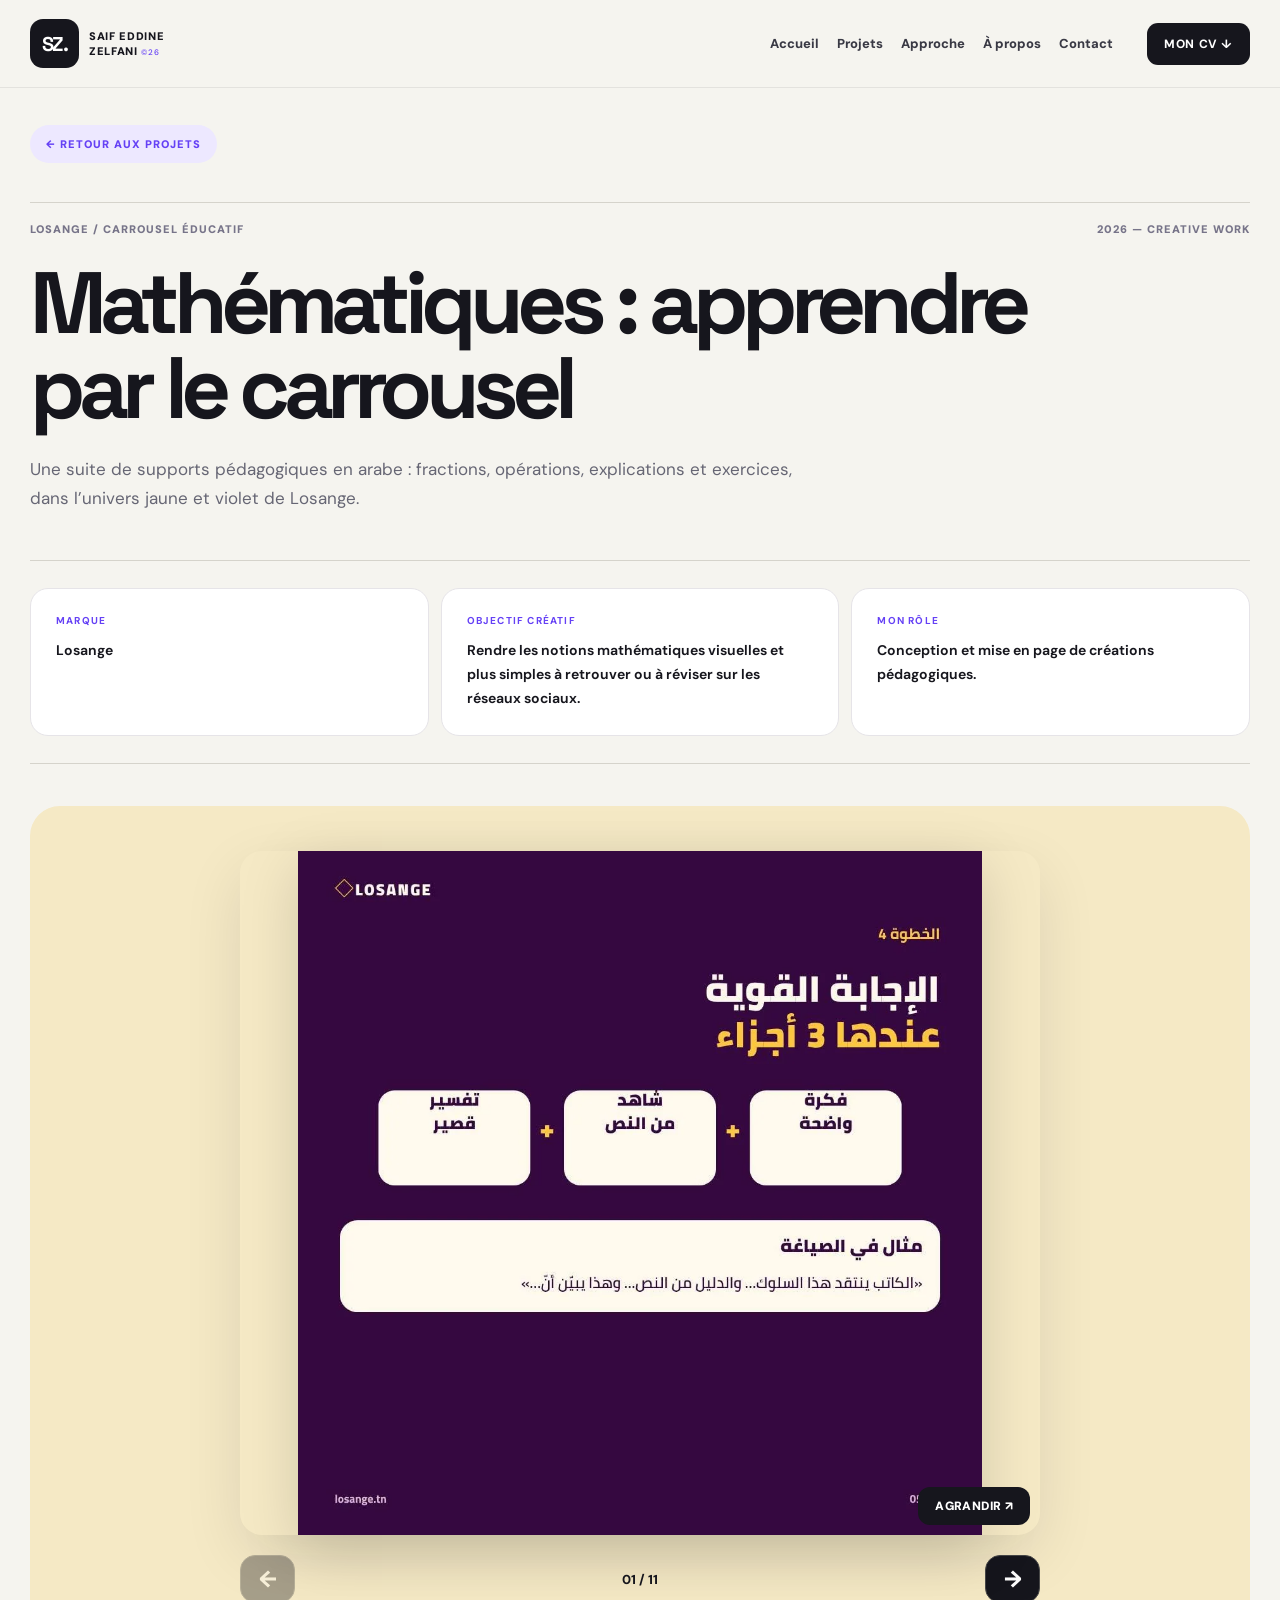
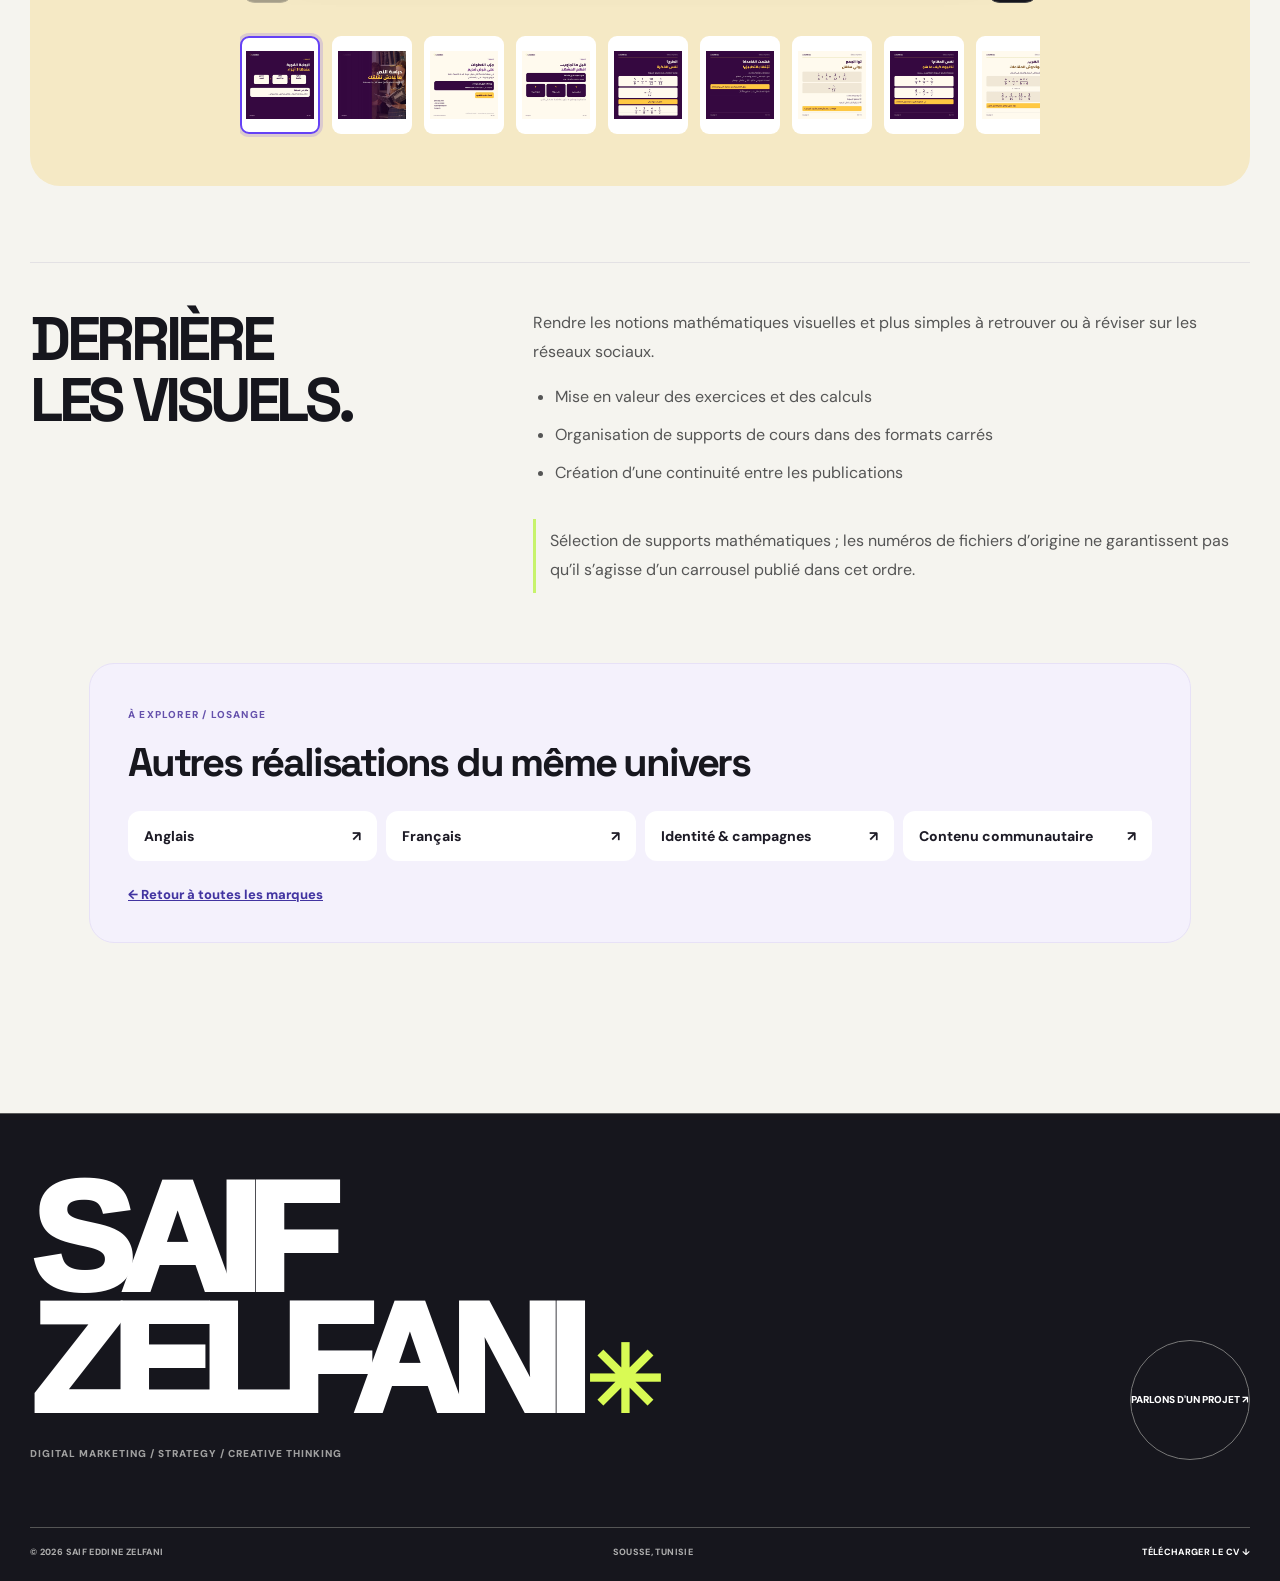
<file: projets/losange-mathematiques/index.html>
<!DOCTYPE html>

<html lang="fr"><head><meta charset="utf-8"/><meta content="width=device-width,initial-scale=1" name="viewport"/><meta content="#F7F6F2" name="theme-color"/><meta content="Une suite de supports pédagogiques en arabe : fractions, opérations, explications et exercices, dans l’univers jaune et violet de Losange." name="description"/><title>Mathématiques : apprendre par le carrousel — Saif Eddine Zelfani</title><link href="../../favicon.svg" rel="icon"/><link href="../../style.css" rel="stylesheet"/><link href="../../creative.css" rel="stylesheet"/><link href="https://fonts.googleapis.com/css2?family=DM+Sans:wght@400;500;600;700;800&amp;family=Space+Grotesk:wght@400;500;600;700&amp;display=swap" rel="stylesheet"/><link href="../../bento.css" rel="stylesheet"/><link href="../../bento-case.css" rel="stylesheet"/><link href="../../curation.css" rel="stylesheet"/></head>
<body class="bento-case"><div class="scroll-progress" id="scroll-progress"></div><header class="site-header" id="site-header"><div class="header-inner page-wrap"><a class="brand" href="../../index.html#top"><span class="brand-mark">SZ.</span><span class="brand-name">SAIF EDDINE<br/>ZELFANI <b>©26</b></span></a><nav class="desktop-nav"><a href="../../index.html#top">Accueil</a><a href="../../index.html#work">Projets</a><a href="../../index.html#method">Approche</a><a href="../../index.html#about">À propos</a><a href="../../index.html#contact">Contact</a></nav><a class="nav-cv" download="" href="../../documents/Saif_Eddine_Zelfani_CV.pdf">MON CV ↓</a><button aria-expanded="false" aria-label="Ouvrir le menu" class="mobile-toggle" id="menu-btn" type="button">☰</button></div></header><div aria-label="Menu" aria-modal="true" class="mobile-panel" hidden="" id="mobile-panel" role="dialog"><div class="mobile-panel-inner"><div><a class="mobile-link" href="../../index.html#top">Accueil ↗</a></div><div><a class="mobile-link" href="../../index.html#about">À propos ↗</a></div><div><a class="mobile-link" href="../../index.html#work">Projets ↗</a></div><div><a class="mobile-link" href="../../index.html#about">À propos ↗</a></div><div><a class="mobile-link" href="../../index.html#contact">Contact ↗</a></div><a class="mobile-cv" download="" href="../../documents/Saif_Eddine_Zelfani_CV.pdf">MON CV ↓</a></div></div>
<main class="campaign-case"><div class="page-wrap"><a class="campaign-back" href="../../index.html#work">← RETOUR AUX PROJETS</a><div class="campaign-topline"><span>Losange / Carrousel éducatif</span><span>2026 — CREATIVE WORK</span></div><h1 class="campaign-title">Mathématiques : apprendre par le carrousel</h1><p class="campaign-deck">Une suite de supports pédagogiques en arabe : fractions, opérations, explications et exercices, dans l’univers jaune et violet de Losange.</p><div class="campaign-overview"><div><strong>MARQUE</strong><p>Losange</p></div><div><strong>OBJECTIF CRÉATIF</strong><p>Rendre les notions mathématiques visuelles et plus simples à retrouver ou à réviser sur les réseaux sociaux.</p></div><div><strong>MON RÔLE</strong><p>Conception et mise en page de créations pédagogiques.</p></div></div></div>
<div class="campaign-art" style="--case-bg:#f5e9c5"><div class="campaign-gallery"><div aria-label="Galerie de créations" class="campaign-show" tabindex="0"><img alt="Losange — visuel 1 sur 11" data-campaign-slide="" decoding="async" loading="eager" src="../../images/creative-work/losange-mathematiques/01.webp"/><img alt="Losange — visuel 2 sur 11" data-campaign-slide="" decoding="async" hidden="" loading="lazy" src="../../images/creative-work/losange-mathematiques/02.webp"/><img alt="Losange — visuel 3 sur 11" data-campaign-slide="" decoding="async" hidden="" loading="lazy" src="../../images/creative-work/losange-mathematiques/03.webp"/><img alt="Losange — visuel 4 sur 11" data-campaign-slide="" decoding="async" hidden="" loading="lazy" src="../../images/creative-work/losange-mathematiques/04.webp"/><img alt="Losange — visuel 5 sur 11" data-campaign-slide="" decoding="async" hidden="" loading="lazy" src="../../images/creative-work/losange-mathematiques/05.webp"/><img alt="Losange — visuel 6 sur 11" data-campaign-slide="" decoding="async" hidden="" loading="lazy" src="../../images/creative-work/losange-mathematiques/06.webp"/><img alt="Losange — visuel 7 sur 11" data-campaign-slide="" decoding="async" hidden="" loading="lazy" src="../../images/creative-work/losange-mathematiques/07.webp"/><img alt="Losange — visuel 8 sur 11" data-campaign-slide="" decoding="async" hidden="" loading="lazy" src="../../images/creative-work/losange-mathematiques/08.webp"/><img alt="Losange — visuel 9 sur 11" data-campaign-slide="" decoding="async" hidden="" loading="lazy" src="../../images/creative-work/losange-mathematiques/09.webp"/><img alt="Losange — visuel 10 sur 11" data-campaign-slide="" decoding="async" hidden="" loading="lazy" src="../../images/creative-work/losange-mathematiques/10.webp"/><img alt="Losange — visuel 11 sur 11" data-campaign-slide="" decoding="async" hidden="" loading="lazy" src="../../images/creative-work/losange-mathematiques/11.webp"/><button class="zoom-action" data-zoom="" type="button">AGRANDIR ↗</button></div><div class="campaign-control"><button aria-label="Visuel précédent" data-campaign-prev="" type="button">←</button><output aria-live="polite" data-campaign-count="">01 / 11</output><button aria-label="Visuel suivant" data-campaign-next="" type="button">→</button></div><div aria-label="Miniatures de la galerie" class="campaign-thumbs"><button aria-current="true" aria-label="Voir le visuel 1" data-campaign-thumb="" type="button"><img alt="" loading="lazy" src="../../images/creative-work/losange-mathematiques/01.webp"/></button><button aria-current="false" aria-label="Voir le visuel 2" data-campaign-thumb="" type="button"><img alt="" loading="lazy" src="../../images/creative-work/losange-mathematiques/02.webp"/></button><button aria-current="false" aria-label="Voir le visuel 3" data-campaign-thumb="" type="button"><img alt="" loading="lazy" src="../../images/creative-work/losange-mathematiques/03.webp"/></button><button aria-current="false" aria-label="Voir le visuel 4" data-campaign-thumb="" type="button"><img alt="" loading="lazy" src="../../images/creative-work/losange-mathematiques/04.webp"/></button><button aria-current="false" aria-label="Voir le visuel 5" data-campaign-thumb="" type="button"><img alt="" loading="lazy" src="../../images/creative-work/losange-mathematiques/05.webp"/></button><button aria-current="false" aria-label="Voir le visuel 6" data-campaign-thumb="" type="button"><img alt="" loading="lazy" src="../../images/creative-work/losange-mathematiques/06.webp"/></button><button aria-current="false" aria-label="Voir le visuel 7" data-campaign-thumb="" type="button"><img alt="" loading="lazy" src="../../images/creative-work/losange-mathematiques/07.webp"/></button><button aria-current="false" aria-label="Voir le visuel 8" data-campaign-thumb="" type="button"><img alt="" loading="lazy" src="../../images/creative-work/losange-mathematiques/08.webp"/></button><button aria-current="false" aria-label="Voir le visuel 9" data-campaign-thumb="" type="button"><img alt="" loading="lazy" src="../../images/creative-work/losange-mathematiques/09.webp"/></button><button aria-current="false" aria-label="Voir le visuel 10" data-campaign-thumb="" type="button"><img alt="" loading="lazy" src="../../images/creative-work/losange-mathematiques/10.webp"/></button><button aria-current="false" aria-label="Voir le visuel 11" data-campaign-thumb="" type="button"><img alt="" loading="lazy" src="../../images/creative-work/losange-mathematiques/11.webp"/></button></div></div></div>
<div class="page-wrap"><div class="campaign-section"><h2>DERRIÈRE<br/>LES VISUELS.</h2><div><p>Rendre les notions mathématiques visuelles et plus simples à retrouver ou à réviser sur les réseaux sociaux.</p><ul><li>Mise en valeur des exercices et des calculs</li><li>Organisation de supports de cours dans des formats carrés</li><li>Création d’une continuité entre les publications</li></ul><p class="campaign-disclaimer">Sélection de supports mathématiques ; les numéros de fichiers d’origine ne garantissent pas qu’il s’agisse d’un carrousel publié dans cet ordre.</p></div></div></div><section aria-label="Autres projets Losange" class="cur-related"><div class="cur-related-inner"><span class="cur-related-eyebrow">À EXPLORER / LOSANGE</span><h2>Autres réalisations du même univers</h2><div class="cur-related-links"><a href="../losange-anglais/index.html">Anglais <span aria-hidden="true">↗</span></a><a href="../losange-francais/index.html">Français <span aria-hidden="true">↗</span></a><a href="../losange-identite-campagnes/index.html">Identité &amp; campagnes <span aria-hidden="true">↗</span></a><a href="../losange-community-content/index.html">Contenu communautaire <span aria-hidden="true">↗</span></a></div><a class="cur-back-home" href="../../index.html#work">← Retour à toutes les marques</a></div></section></main>
<div aria-label="Aperçu agrandi de la création" aria-modal="true" class="campaign-modal" hidden="" role="dialog"><button aria-label="Fermer l’aperçu" class="modal-close" type="button">×</button><button aria-label="Précédent" class="modal-prev" type="button">‹</button><img alt="" data-modal-img="" src="../../images/creative-work/losange-mathematiques/01.webp"/><button aria-label="Suivant" class="modal-next" type="button">›</button><span class="modal-count">1 / 11</span></div>
<footer class="footer"><div class="page-wrap"><div class="footer-main"><div><a class="footer-brand" href="../../index.html#top">SAIF<br/>ZELFANI<span>✳</span></a><p>DIGITAL MARKETING / STRATEGY / CREATIVE THINKING</p></div><a class="back-top" href="../../index.html#contact">PARLONS D'UN PROJET ↗</a></div><div class="footer-bottom"><span>© 2026 SAIF EDDINE ZELFANI</span><span>SOUSSE, TUNISIE</span><a download="" href="../../documents/Saif_Eddine_Zelfani_CV.pdf">TÉLÉCHARGER LE CV ↓</a></div></div></footer><script defer="" src="../../site.js"></script><script defer="" src="../../creative.js"></script></body></html>
</file>
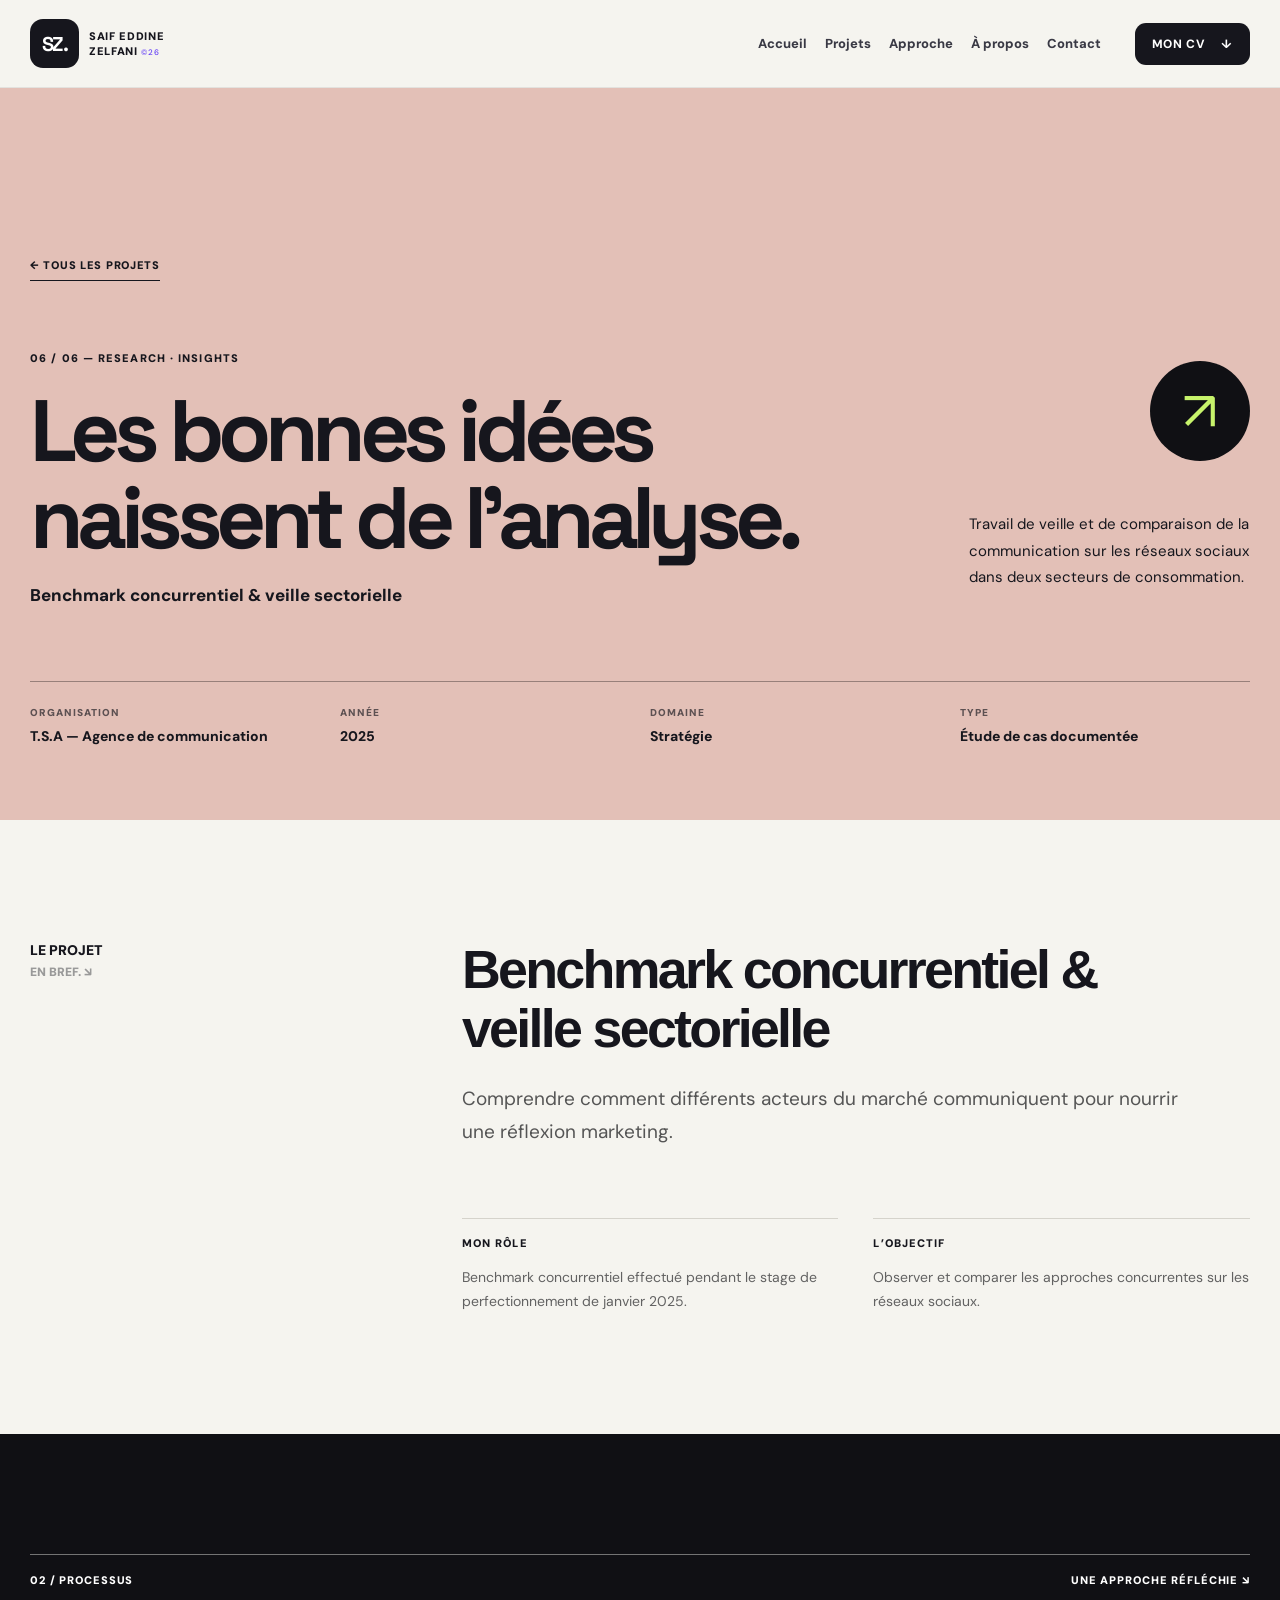
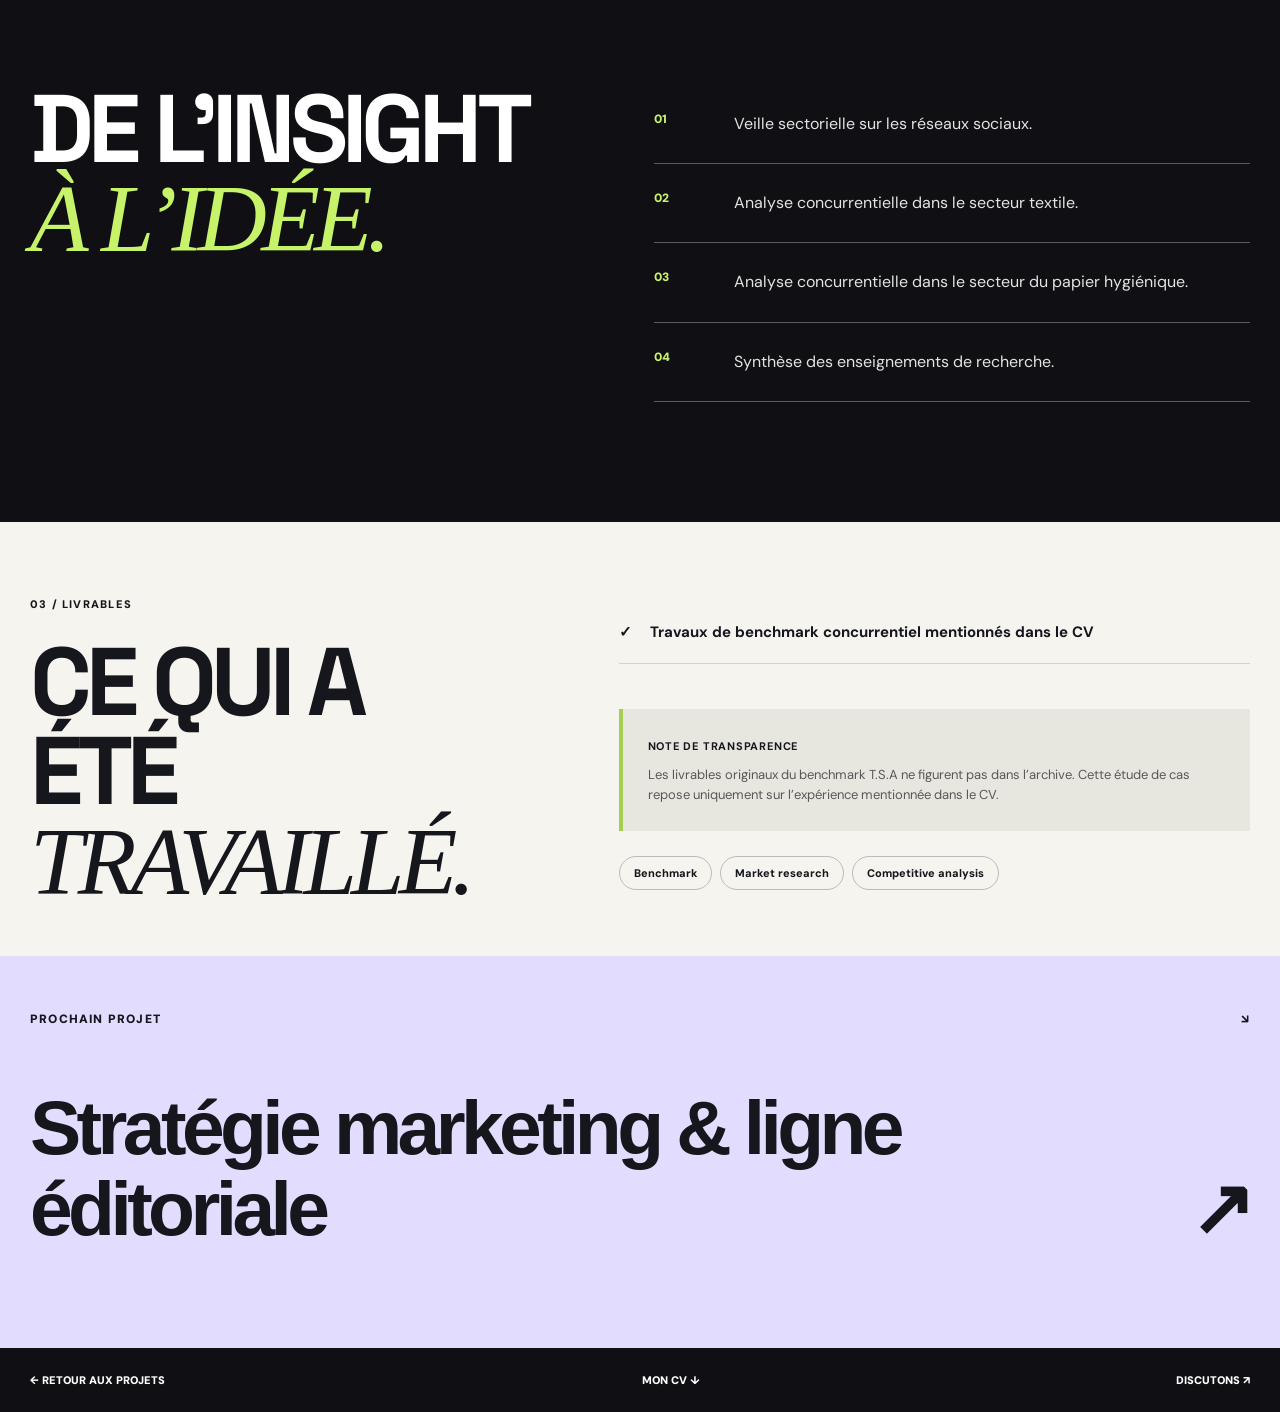
<file: projets/recherche-concurrentielle-marketing/index.html>
<!DOCTYPE html>

<html lang="fr"><head><meta charset="utf-8"/><meta content="width=device-width,initial-scale=1" name="viewport"/><meta content="#F7F6F2" name="theme-color"/><meta content="Portfolio de Saif Eddine Zelfani, marketing digital, stratégie, création et WordPress." name="description"/><title>Benchmark concurrentiel &amp; veille sectorielle | Saif Eddine Zelfani</title><link href="../../favicon.svg" rel="icon" type="image/svg+xml"/><link href="../../style.css" rel="stylesheet"/><link href="https://fonts.googleapis.com/css2?family=DM+Sans:wght@400;500;600;700;800&amp;family=Space+Grotesk:wght@400;500;600;700&amp;display=swap" rel="stylesheet"/><link href="../../bento.css" rel="stylesheet"/><link href="../../bento-case.css" rel="stylesheet"/></head><body class="bento-case"><div class="scroll-progress" id="scroll-progress"></div><header class="site-header" id="site-header"><div class="header-inner page-wrap"><a aria-label="Retour à l'accueil" class="brand" href="../../index.html#top"><span class="brand-mark">SZ.</span><span class="brand-name">SAIF EDDINE<br/>ZELFANI <b>©26</b></span></a><nav aria-label="Navigation principale" class="desktop-nav"><a href="../../index.html#top">Accueil</a><a href="../../index.html#work">Projets</a><a href="../../index.html#method">Approche</a><a href="../../index.html#about">À propos</a><a href="../../index.html#contact">Contact</a></nav><a class="nav-cv" download="Saif_Eddine_Zelfani_CV.pdf" href="../../documents/Saif_Eddine_Zelfani_CV.pdf">MON CV <span>↓</span></a><button aria-expanded="false" aria-label="Ouvrir le menu" class="mobile-toggle" id="menu-btn" type="button">☰</button></div></header><div aria-label="Menu principal" aria-modal="true" class="mobile-panel" hidden="" id="mobile-panel" role="dialog"><div class="mobile-panel-inner"><div><a class="mobile-link" href="../../index.html#top">Accueil ↗</a></div><div><a class="mobile-link" href="../../index.html#about">À propos ↗</a></div><div><a class="mobile-link" href="../../index.html#method">Approche ↗</a></div><div><a class="mobile-link" href="../../index.html#work">Projets ↗</a></div><div><a class="mobile-link" href="../../index.html#about">À propos ↗</a></div><div><a class="mobile-link" href="../../index.html#contact">Contact ↗</a></div><a class="mobile-cv" download="Saif_Eddine_Zelfani_CV.pdf" href="../../documents/Saif_Eddine_Zelfani_CV.pdf">TÉLÉCHARGER MON CV ↓</a><p>SOUSSE, TUNISIE · DIGITAL MARKETING</p></div></div><main class="case-main"><section class="case-hero tone-coral"><div class="page-wrap"><a class="back-link" href="../../index.html#work">← TOUS LES PROJETS</a><div class="case-hero-layout"><div><p class="case-kicker">06 / 06 — Research · Insights</p><h1>Les bonnes idées naissent de l’analyse.</h1><p class="case-subtitle">Benchmark concurrentiel &amp; veille sectorielle</p></div><div class="case-hero-side"><span class="case-round-symbol">↗</span><p>Travail de veille et de comparaison de la communication sur les réseaux sociaux dans deux secteurs de consommation.</p></div></div><div class="case-meta"><div><small>ORGANISATION</small><strong>T.S.A — Agence de communication</strong></div><div><small>ANNÉE</small><strong>2025</strong></div><div><small>DOMAINE</small><strong>Stratégie</strong></div><div><small>TYPE</small><strong>Étude de cas documentée</strong></div></div></div></section><section class="case-overview page-wrap"><div class="case-left-label">LE PROJET<br/><span>EN BREF. ↘</span></div><div class="case-overview-text"><h2>Benchmark concurrentiel &amp; veille sectorielle</h2><p>Comprendre comment différents acteurs du marché communiquent pour nourrir une réflexion marketing.</p><div class="case-info-grid"><div><h3>MON RÔLE</h3><p>Benchmark concurrentiel effectué pendant le stage de perfectionnement de janvier 2025.</p></div><div><h3>L’OBJECTIF</h3><p>Observer et comparer les approches concurrentes sur les réseaux sociaux.</p></div></div></div></section>
<section class="case-process"><div class="page-wrap"><div class="case-section-top"><span>02 / PROCESSUS</span><span>UNE APPROCHE RÉFLÉCHIE ↘</span></div><div class="case-process-layout"><h2>DE L’INSIGHT<br/><em>À L’IDÉE.</em></h2><div class="case-steps"><div><span>01</span><p>Veille sectorielle sur les réseaux sociaux.</p></div><div><span>02</span><p>Analyse concurrentielle dans le secteur textile.</p></div><div><span>03</span><p>Analyse concurrentielle dans le secteur du papier hygiénique.</p></div><div><span>04</span><p>Synthèse des enseignements de recherche.</p></div></div></div></div></section><section class="case-deliverables page-wrap"><div><span class="eyebrow-small">03 / LIVRABLES</span><h2>CE QUI A ÉTÉ<br/><em>TRAVAILLÉ.</em></h2></div><div><ul><li><span>✓</span>Travaux de benchmark concurrentiel mentionnés dans le CV</li></ul><div class="case-note"><strong>NOTE DE TRANSPARENCE</strong><p>Les livrables originaux du benchmark T.S.A ne figurent pas dans l’archive. Cette étude de cas repose uniquement sur l’expérience mentionnée dans le CV.</p></div><div class="case-tag-list"><span>Benchmark</span><span>Market research</span><span>Competitive analysis</span></div></div></section><section class="case-next"><div class="page-wrap"><p>PROCHAIN PROJET <span>↘</span></p><a href="../layana-strategie-digitale/index.html"><span>Stratégie marketing &amp; ligne éditoriale</span><span>↗</span></a></div></section></main><footer class="case-footer"><div class="page-wrap"><a href="../../index.html#work">← RETOUR AUX PROJETS</a><a download="Saif_Eddine_Zelfani_CV.pdf" href="../../documents/Saif_Eddine_Zelfani_CV.pdf">MON CV ↓</a><a href="mailto:zalfanisaif77@gmail.com">DISCUTONS ↗</a></div></footer><div aria-label="Aperçu agrandi" aria-modal="true" class="lightbox-overlay" hidden="" id="lightbox" role="dialog"><button class="lightbox-close" id="lightbox-close" type="button">×</button><div class="lightbox-stage"><img alt="" id="lightbox-img"/><p id="lightbox-caption"></p></div><button aria-label="Image précédente" class="lightbox-prev" id="lightbox-prev">‹</button><button aria-label="Image suivante" class="lightbox-next" id="lightbox-next">›</button><span class="lightbox-count" id="lightbox-count"></span></div><script>window.CASE_IMAGES=[]</script><script defer="" src="../../site.js"></script></body></html>
</file>
<file: bento.css>
/* SAIF ZELFANI — CREATIVE BENTO STUDIO / 2026
   Standalone homepage design. Case-study styles are scoped under .bento-case. */
:root{--bn-ink:#16161d;--bn-muted:#686879;--bn-paper:#f5f4ef;--bn-white:#fff;--bn-violet:#6541f5;--bn-cream:#ece9ff;--bn-lime:#d9fa54;--bn-peach:#ffdcc6;--bn-mint:#d1f5dc;--bn-radius:25px;--bn-display:'Space Grotesk','Arial Black',sans-serif;--bn-body:'DM Sans',Arial,sans-serif}
*{box-sizing:border-box}html{scroll-behavior:smooth;scroll-padding-top:110px}body.bento-home{margin:0;background:var(--bn-paper);color:var(--bn-ink);font:400 16px/1.55 var(--bn-body);-webkit-font-smoothing:antialiased}body.bento-home a{color:inherit;text-decoration:none}body.bento-home button,body.bento-home select{font:inherit}body.bento-home button{cursor:pointer}body.bento-home img{max-width:100%;display:block}body.bento-home :focus-visible{outline:3px solid var(--bn-violet);outline-offset:4px}body.bento-home ::selection{background:var(--bn-lime);color:var(--bn-ink)}.bn-shell{width:min(1376px,calc(100% - 80px));margin:0 auto}.bn-card{border-radius:var(--bn-radius);overflow:hidden;position:relative}.bn-section{padding-top:116px}.bn-skip{position:fixed;left:16px;top:-100px;background:white;color:black;padding:14px;z-index:400}.bn-skip:focus{top:18px}.bn-progress{height:3px;position:fixed;top:0;left:0;z-index:200;width:100%;transform:scaleX(0);transform-origin:left;background:var(--bn-violet)}
/* Header */
.bn-header{position:sticky;top:0;z-index:120;background:rgba(245,244,239,.91);backdrop-filter:blur(18px);-webkit-backdrop-filter:blur(18px);border-bottom:1px solid rgba(23,23,31,.08);transition:box-shadow .25s}.bn-header.is-stuck{box-shadow:0 14px 36px #15151b0a}.bn-nav-row{height:91px;display:flex;align-items:center;justify-content:space-between;gap:24px}.bn-logo{display:flex;align-items:center;gap:13px;flex-shrink:0}.bn-logo-mark{width:48px;height:48px;background:var(--bn-ink);color:white;border-radius:15px;display:flex;align-items:center;justify-content:center;font:700 21px var(--bn-display);letter-spacing:-.1em;gap:1px}.bn-logo-mark span{color:var(--bn-lime);font-size:15px;letter-spacing:0;transform:translateY(-8px)}.bn-logo-name{font-size:11px;font-weight:900;line-height:1.2;letter-spacing:.08em}.bn-logo-name small{font-size:9px;color:var(--bn-muted);letter-spacing:.07em}.bn-nav-links{display:flex;align-items:center;gap:34px}.bn-nav-links a{font-size:13px;font-weight:700;transition:color .2s;position:relative}.bn-nav-links a:hover{color:var(--bn-violet)}.bn-nav-links a:after{content:'';position:absolute;height:2px;background:var(--bn-violet);bottom:-9px;left:0;right:100%;transition:right .25s}.bn-nav-links a:hover:after{right:0}.bn-nav-actions{display:flex;gap:12px;align-items:center}.bn-cv{background:var(--bn-ink);color:white!important;border-radius:12px;display:flex;align-items:center;gap:24px;padding:15px 18px;font-size:11px;font-weight:900;letter-spacing:.04em;transition:background .2s,transform .2s}.bn-cv:hover{background:var(--bn-violet);transform:translateY(-2px)}.bn-cv span{font-size:20px;line-height:1}.bn-menu-button{display:none;width:44px;height:44px;border:0;background:var(--bn-ink);border-radius:13px;align-items:center;flex-direction:column;justify-content:center;gap:6px}.bn-menu-button span{display:block;width:20px;height:2px;background:#fff;transition:transform .2s}.bn-menu-button[aria-expanded=true] span:first-child{transform:translateY(4px) rotate(45deg)}.bn-menu-button[aria-expanded=true] span:last-child{transform:translateY(-4px) rotate(-45deg)}.bn-mobile-menu[hidden]{display:none!important}.bn-mobile-menu{position:fixed;z-index:115;inset:91px 0 0;background:#17171e;color:#fff;padding:24px max(26px,5vw) 50px;overflow:auto}.bn-mobile-menu a{color:white!important;display:flex;justify-content:space-between;padding:18px 0;border-bottom:1px solid #ffffff32;font:700 clamp(22px,7vw,45px) var(--bn-display)}.bn-mobile-menu a:last-child{font-size:17px;color:var(--bn-lime)!important}
/* Hero */
.bn-hero{padding-top:25px}.bn-overline{display:flex;align-items:center;justify-content:space-between;padding:15px 2px 19px;font-size:10px;font-weight:900;letter-spacing:.19em}.bn-overline>span:first-child{display:flex;align-items:center;gap:12px}.bn-pulse{width:8px;height:8px;border-radius:50%;background:var(--bn-violet);box-shadow:0 0 0 6px #6541f51d}.bn-overline>span:last-child{color:#8c8b92}.bn-hero-grid{display:grid;grid-template-columns:minmax(0,1.27fr) minmax(0,.73fr);gap:14px;min-height:644px}.bn-hero-major{background:var(--bn-ink);color:white;min-height:644px;display:flex;flex-direction:column;padding:39px 44px 34px;isolation:isolate}.bn-hero-major:before{content:'';pointer-events:none;position:absolute;right:-140px;top:35px;width:390px;height:390px;border:1px solid #ffffff10;border-radius:50%;box-shadow:0 0 0 55px #ffffff05,0 0 0 110px #ffffff03}.bn-hero-major-top{display:flex;align-items:flex-start;justify-content:space-between}.bn-chip{font-size:10px;font-weight:900;letter-spacing:.13em;padding:10px 13px;border-radius:100px;display:inline-flex;line-height:1}.bn-chip-dark{border:1px solid #696978;color:#dad9df}.bn-asterisk{font-size:61px;color:var(--bn-lime);line-height:.7;animation:bn-spin 22s linear infinite}.bn-hero-major h1{position:relative;font:700 clamp(62px,7.2vw,126px)/.91 var(--bn-display);letter-spacing:-.09em;max-width:900px;margin:61px 0 29px;text-transform:uppercase}.bn-hero-major h1 span{color:var(--bn-lime)}.bn-hero-major h1 em{font-style:normal;color:#ddd3ff;position:relative}.bn-hero-major>p{font-size:15px;line-height:1.75;color:#bfc0c9;max-width:460px;margin:0}.bn-hero-major p strong{color:white;font-weight:800}.bn-hero-cta{display:flex;align-items:center;gap:12px;margin-top:26px;flex-wrap:wrap}.bn-button{border-radius:13px;display:inline-flex;align-items:center;justify-content:space-between;gap:35px;font-weight:900;font-size:11px;letter-spacing:.07em;padding:17px 20px;transition:transform .22s,box-shadow .22s}.bn-button:hover,.bn-round-outline:hover{transform:translateY(-3px)}.bn-button-lime{background:var(--bn-lime);color:var(--bn-ink)!important}.bn-button span{font-size:19px}.bn-round-outline{width:52px;height:52px;border:1px solid #5e5e6c;border-radius:13px;display:flex;align-items:center;justify-content:center;font-size:22px;color:white!important;transition:transform .22s}.bn-hero-index{font:700 10px var(--bn-body);letter-spacing:.14em;color:#a8a8b0;position:absolute;bottom:33px;right:40px}.bn-hero-side{display:grid;grid-template-rows:minmax(0,1fr) 187px;gap:14px;min-width:0}.bn-hero-feature{background:#f9d7d5;min-height:0;display:flex;align-items:center;justify-content:center}.bn-hero-feature img{position:absolute;top:55px;bottom:15px;width:79%;height:calc(100% - 126px);object-fit:contain;filter:drop-shadow(0 14px 16px #4c17252a);transition:transform .6s ease}.bn-hero-feature:hover img{transform:scale(1.045) rotate(-2deg)}.bn-feature-label{position:absolute;top:20px;left:22px;right:22px;display:flex;align-items:center;justify-content:space-between;font:800 11px var(--bn-body);letter-spacing:.12em;z-index:2}.bn-float-arrow{width:36px;height:36px;border-radius:50%;background:var(--bn-ink);color:white;display:grid;place-items:center;font-size:20px;letter-spacing:0}.bn-feature-footer{position:absolute;bottom:21px;left:23px;right:23px;display:flex;align-items:end;justify-content:space-between;z-index:2}.bn-feature-footer strong{font:800 28px/.96 var(--bn-display);letter-spacing:-.055em}.bn-feature-footer small{font-size:10px;font-weight:800;letter-spacing:.08em}.bn-side-mini-row{display:grid;grid-template-columns:1fr 1fr;gap:14px;min-width:0}.bn-mini-project{background:#e4d9ff;display:flex;align-items:center;justify-content:center;min-width:0}.bn-mini-project img{width:74%;height:80%;object-fit:contain;transform:rotate(-7deg);box-shadow:0 12px 35px #2c104c24;transition:transform .4s}.bn-mini-project:hover img{transform:rotate(0deg) scale(1.04)}.bn-mini-project>span{position:absolute;left:14px;bottom:12px;right:14px;background:#ffffffdf;backdrop-filter:blur(6px);display:flex;justify-content:space-between;padding:8px 11px;border-radius:9px;font-size:10px;font-weight:900;letter-spacing:.1em}.bn-mini-info{background:var(--bn-lime);padding:18px 19px;display:flex;flex-direction:column;justify-content:space-between}.bn-mini-info>span{display:flex;justify-content:space-between;font-size:10px;font-weight:900;letter-spacing:.08em}.bn-mini-info i{font-style:normal;font-size:22px;line-height:.7}.bn-mini-info>strong{font:800 clamp(22px,2.4vw,33px)/.97 var(--bn-display);letter-spacing:-.07em}.bn-mini-info>small{font-size:9px;font-weight:900;letter-spacing:.1em}.bn-hero-bottom{display:flex;align-items:center;justify-content:space-between;border-bottom:1px solid #16161d24;padding:26px 2px 19px;gap:18px}.bn-ticker{display:flex;align-items:center;flex-wrap:wrap;gap:16px;font-size:10px;font-weight:900;letter-spacing:.11em}.bn-ticker b{color:var(--bn-violet);font-size:16px}.bn-hero-bottom>a{white-space:nowrap;font-size:10px;font-weight:800;letter-spacing:.1em}
/* Section headers */
.bn-section-head{display:flex;justify-content:space-between;align-items:end;gap:35px;margin-bottom:37px}.bn-eyebrow{font-size:11px;letter-spacing:.13em;font-weight:900;display:block}.bn-eyebrow b{color:var(--bn-violet)}.bn-section-head h2{font:700 clamp(60px,8vw,124px)/.88 var(--bn-display);letter-spacing:-.09em;margin:24px 0 0}.bn-section-head h2 em{font-style:normal;color:var(--bn-violet)}.bn-head-side{max-width:345px;padding-bottom:8px}.bn-head-side p{font-size:15px;line-height:1.8;color:var(--bn-muted);margin:0 0 22px}.bn-text-link{border-bottom:1px solid currentColor;padding-bottom:7px;font-size:11px;font-weight:900;letter-spacing:.12em;display:inline-flex;gap:34px}.bn-text-link span{font-size:19px;line-height:.7}
/* Featured masonry */
.bn-feature-grid{display:grid;grid-template-columns:repeat(12,minmax(0,1fr));grid-auto-rows:226px;gap:14px}.bn-work-tile{background:#fff;border-radius:22px;overflow:hidden;min-width:0;position:relative;transition:transform .35s,box-shadow .35s;box-shadow:0 8px 22px #19192408}.bn-work-tile:hover{transform:translateY(-5px);box-shadow:0 24px 52px #1818221c}.bn-work-tile>a{display:flex;flex-direction:column;height:100%;min-width:0}.bn-feature-1{grid-column:span 7;grid-row:span 2}.bn-feature-2{grid-column:span 5;grid-row:span 1}.bn-feature-3{grid-column:span 3;grid-row:span 1}.bn-feature-4{grid-column:span 2;grid-row:span 1}.bn-work-art{position:relative;flex:1;min-height:0;overflow:hidden;background:#ece8e9;display:flex;justify-content:center;align-items:center}.bn-feature-1 .bn-work-art{background:#f6cddc}.bn-feature-2 .bn-work-art{background:#ded5fb}.bn-feature-3 .bn-work-art{background:#fce7ca}.bn-feature-4 .bn-work-art{background:#e1e7de}.bn-work-art img{width:100%;height:100%;object-fit:contain;transition:transform .5s}.bn-work-tile:hover .bn-work-art img{transform:scale(1.045)}.bn-tile-arrow{position:absolute;top:14px;right:14px;background:#fff;border-radius:50%;width:35px;height:35px;display:grid;place-items:center;font:800 23px var(--bn-display);box-shadow:0 5px 20px #0f0f1540}.bn-work-caption{display:flex;align-items:flex-end;justify-content:space-between;gap:12px;padding:18px 20px 20px;background:white;min-height:112px}.bn-meta{font-size:10px;text-transform:uppercase;color:#6d6d75;font-weight:800;letter-spacing:.07em}.bn-meta .bn-dot{color:var(--bn-violet);padding:0 4px}.bn-work-caption h3{font:700 clamp(17px,1.6vw,25px)/1.08 var(--bn-display);letter-spacing:-.045em;max-width:460px;margin:8px 0 0}.bn-tile-index{font-size:11px;font-weight:900;align-self:flex-end;color:#9d9dab}.bn-feature-3 .bn-work-caption,.bn-feature-4 .bn-work-caption{min-height:105px}.bn-feature-3 .bn-work-caption h3,.bn-feature-4 .bn-work-caption h3{font-size:17px}.bn-feature-4 .bn-work-caption{padding:13px 15px}.bn-feature-4 .bn-work-caption .bn-meta{font-size:9px}
/* Method */
.bn-method-grid{display:grid;grid-template-columns:.95fr 1.05fr;gap:14px}.bn-method-lead{background:var(--bn-ink);min-height:559px;color:white;padding:38px 40px}.bn-method-lead .bn-eyebrow{color:#d8d7dd}.bn-method-lead h2{font:800 clamp(41px,4.4vw,69px)/.97 var(--bn-display);letter-spacing:-.075em;margin:43px 0 23px;position:relative;z-index:1}.bn-method-lead h2 em{font-style:normal;color:var(--bn-lime)}.bn-method-lead>p{max-width:400px;font-size:15px;color:#aeb0bc;line-height:1.8}.bn-method-symbol{position:absolute;right:-48px;bottom:-105px;color:#a085ff12;font-size:420px;line-height:1}.bn-method-cells{display:grid;grid-template-columns:1fr 1fr;grid-template-rows:1fr 1fr;gap:14px}.bn-method-cell{padding:22px 25px;display:flex;flex-direction:column;min-height:258px}.bn-method-cell>span:first-child{font-size:10px;font-weight:900;letter-spacing:.11em}.bn-method-icon{font:600 42px var(--bn-display);margin-top:auto;line-height:.8}.bn-method-cell h3{font:800 27px var(--bn-display);letter-spacing:-.06em;margin:22px 0 6px}.bn-method-cell p{font-size:13px;line-height:1.5;margin:0;max-width:255px}.bn-method-purple{background:var(--bn-violet);color:white}.bn-method-cream{background:#eee9ff}.bn-method-mint{background:#c9ebd8}.bn-method-peach{background:#ffd9bf}
/* Archive */
.bn-work{padding-bottom:10px}.bn-archive-mark{font-size:10px;font-weight:900;letter-spacing:.12em;background:#fff;border:1px solid #dcdbe0;border-radius:40px;padding:10px 15px}.bn-filters{display:flex;justify-content:space-between;align-items:center;gap:12px;margin-bottom:24px}.bn-filter-group{display:flex;align-items:center;gap:7px;flex-wrap:wrap}.bn-filter-group button{border:1px solid #dddce0;background:#fff;border-radius:99px;padding:11px 15px;font-size:12px;font-weight:800;transition:color .2s,background .2s}.bn-filter-group button:hover,.bn-filter-group button.is-active{background:var(--bn-ink);border-color:var(--bn-ink);color:#fff}.bn-filter-group button span{color:var(--bn-lime);margin-left:8px}.bn-brand-control{display:flex;align-items:center;gap:9px;font-size:10px;font-weight:900;letter-spacing:.1em;white-space:nowrap}.bn-brand-control select{border:1px solid #dedde0;border-radius:99px;padding:10px 24px 10px 12px;background:#fff;font-size:12px;max-width:184px;cursor:pointer}.bn-project-grid{display:grid;grid-template-columns:repeat(4,minmax(0,1fr));gap:14px;align-items:stretch}.bn-project-grid .bn-work-tile{min-height:341px}.bn-project-grid .bn-work-art{height:245px;flex:initial}.bn-project-grid .bn-work-caption{flex:1;min-height:115px}.bn-project-grid .bn-work-caption h3{font-size:19px}.bn-project-grid .bn-work-tile[hidden]{display:none!important}.bn-project-grid .bn-var-1 .bn-work-art{background:#f2cddf}.bn-project-grid .bn-var-2 .bn-work-art{background:#e1d5ff}.bn-project-grid .bn-var-3 .bn-work-art{background:#ffe0c9}.bn-project-grid .bn-var-4 .bn-work-art{background:#dcead9}.bn-project-count{font-size:11px;font-weight:900;letter-spacing:.1em;text-align:right;color:#787886;margin:19px 0 0}.bn-empty{background:#fff;padding:34px;border-radius:20px;text-align:center}.bn-empty button{border:0;background:transparent;text-decoration:underline;font-weight:800;color:var(--bn-violet)}.bn-abstract-art{display:flex;flex-direction:column;justify-content:space-around;align-items:flex-start;width:100%;height:100%;padding:18px;background:#d6f58b}.bn-abstract-art>span{font-size:10px;font-weight:900;letter-spacing:.12em}.bn-abstract-art>b{font:800 40px/.9 var(--bn-display);letter-spacing:-.08em}.bn-abstract-art>i{align-self:flex-end;font-size:31px}
/* About */
.bn-about-grid{display:grid;grid-template-columns:4fr 8fr;gap:14px}.bn-about-photo{background:#eee8e0;min-height:545px}.bn-about-photo img{width:100%;height:100%;object-fit:cover;object-position:center top;image-rendering:auto}.bn-photo-label{position:absolute;bottom:20px;left:20px;right:20px;background:white;border-radius:14px;padding:15px 18px;display:flex;justify-content:space-between;font:900 12px var(--bn-body);letter-spacing:.06em}.bn-photo-label span{font-size:20px}.bn-about-main{background:#e2dcff;padding:40px 48px 36px;display:flex;flex-direction:column}.bn-about-main h2{font:800 clamp(52px,5.8vw,91px)/.92 var(--bn-display);letter-spacing:-.085em;margin:33px 0 16px}.bn-about-main h2 em{font-style:normal;color:var(--bn-violet)}.bn-about-main>p{font-size:15px;line-height:1.75;max-width:610px;margin:0 0 24px}.bn-skills{display:flex;gap:8px;flex-wrap:wrap;max-width:620px}.bn-skills span{border:1px solid #8b7eb955;border-radius:20px;padding:8px 13px;background:#ffffff4f;font-size:11px;font-weight:800}.bn-inline-link{margin-top:auto;padding-top:22px;border-bottom:1px solid var(--bn-ink);align-self:flex-start;display:flex;gap:70px;font-size:11px;font-weight:900;letter-spacing:.1em}.bn-inline-link b{font-size:23px;line-height:.8}
/* Contact and footer */
.bn-contact{padding-bottom:113px}.bn-contact-card{min-height:480px;background:var(--bn-violet);padding:34px 42px;color:white;overflow:hidden;isolation:isolate}.bn-contact-top{display:flex;justify-content:space-between;gap:20px;font:800 11px var(--bn-body);letter-spacing:.13em}.bn-contact-card h2{font:800 clamp(65px,9.4vw,145px)/.88 var(--bn-display);letter-spacing:-.09em;margin:55px 0 18px;position:relative;z-index:2}.bn-contact-card h2 em{font-style:normal;color:var(--bn-lime)}.bn-contact-bottom{display:flex;justify-content:space-between;align-items:flex-end;gap:30px;position:relative;z-index:2}.bn-contact-bottom p{max-width:360px;line-height:1.6;font-size:15px}.bn-contact-button{border-radius:15px;background:var(--bn-lime);color:var(--bn-ink)!important;padding:17px 21px;font-size:12px;font-weight:900;display:inline-flex;justify-content:space-between;gap:45px;align-items:center;transition:transform .2s}.bn-contact-button:hover{transform:translateY(-3px)}.bn-contact-button span{font-size:24px}.bn-contact-graphic{position:absolute;right:-44px;top:-140px;font-size:480px;color:#ffffff0a;z-index:-1;line-height:1}.bn-footer{background:var(--bn-ink);color:white;padding:71px 0 22px}.bn-footer-main{display:grid;grid-template-columns:2fr 1fr 1fr;gap:40px;padding-bottom:69px}.bn-footer-logo{font:800 70px/.92 var(--bn-display);letter-spacing:-.09em}.bn-footer-logo span{color:var(--bn-lime);font-size:38px;vertical-align:top;margin-left:2px}.bn-footer-main>div{display:flex;flex-direction:column;gap:10px}.bn-footer-main>div span{font-size:10px;font-weight:900;letter-spacing:.14em;color:#9494a3;margin-bottom:13px}.bn-footer-main>div a{font-size:14px;color:#ededf2}.bn-footer-bottom{display:flex;align-items:center;justify-content:space-between;gap:12px;padding-top:20px;border-top:1px solid #ffffff2c;color:#a9a9b6;font:800 10px var(--bn-body);letter-spacing:.08em}
/* Scroll appearance */
@keyframes bn-spin{to{transform:rotate(360deg)}}.bn-reveal{opacity:0;transform:translateY(20px);transition:opacity .7s ease,transform .7s ease}.bn-reveal.is-visible{opacity:1;transform:translateY(0)}
/* Tablet */
@media(max-width:1120px){.bn-shell{width:min(100% - 44px,1376px)}.bn-nav-links{gap:17px}.bn-hero-major{padding:33px}.bn-hero-major h1{font-size:clamp(59px,7vw,90px)}.bn-hero-grid{grid-template-columns:1.1fr .9fr}.bn-project-grid{grid-template-columns:repeat(3,minmax(0,1fr))}.bn-feature-grid{grid-auto-rows:220px}.bn-method-lead h2{font-size:clamp(42px,5vw,61px)}.bn-hero-major h1{margin-top:68px}}
@media(max-width:820px){.bn-nav-row{height:75px}.bn-nav-links{display:none}.bn-menu-button{display:flex}.bn-mobile-menu{top:75px}.bn-shell{width:calc(100% - 34px)}.bn-hero-grid{grid-template-columns:1fr;min-height:auto}.bn-hero-major{min-height:568px}.bn-hero-side{grid-template-columns:1.25fr 1fr;grid-template-rows:256px}.bn-hero-feature img{top:49px;height:calc(100% - 92px)}.bn-feature-footer strong{font-size:23px}.bn-side-mini-row{grid-template-columns:1fr;grid-template-rows:1fr 1fr;gap:10px}.bn-mini-project img{width:51%;height:85%;transform:rotate(-7deg)}.bn-mini-info{padding:11px 15px}.bn-mini-info strong{font-size:19px}.bn-mini-info small{display:none}.bn-section{padding-top:82px}.bn-feature-grid{grid-auto-rows:220px}.bn-feature-1{grid-column:span 7}.bn-feature-2{grid-column:span 5}.bn-feature-3{grid-column:span 6}.bn-feature-4{grid-column:span 6}.bn-method-grid{grid-template-columns:1fr}.bn-method-lead{min-height:420px}.bn-method-lead h2{font-size:clamp(45px,8vw,70px)}.bn-method-cells{grid-template-columns:repeat(2,1fr);grid-auto-rows:215px}.bn-method-cell{min-height:215px}.bn-project-grid{grid-template-columns:repeat(2,minmax(0,1fr))}.bn-filters{flex-wrap:wrap}.bn-about-grid{grid-template-columns:1fr 1.3fr}.bn-about-photo{min-height:480px}.bn-about-main{padding:27px}.bn-about-main h2{font-size:clamp(42px,6vw,70px)}.bn-footer-logo{font-size:55px}}
@media(max-width:590px){html{scroll-padding-top:80px}.bn-shell{width:calc(100% - 28px)}.bn-nav-row{height:69px}.bn-mobile-menu{top:69px}.bn-logo-name{font-size:10px}.bn-logo-mark{width:42px;height:42px}.bn-cv{padding:12px;font-size:10px;gap:6px}.bn-cv span{font-size:16px}.bn-overline{font-size:9px;letter-spacing:.05em;gap:10px}.bn-overline>span:last-child{display:none}.bn-hero-major{min-height:545px;padding:28px 24px}.bn-hero-major h1{font-size:clamp(53px,11.7vw,82px);margin-top:69px;margin-bottom:29px;letter-spacing:-.082em}.bn-hero-major>p{font-size:13px;max-width:360px}.bn-hero-index{display:none}.bn-chip{font-size:8px}.bn-asterisk{font-size:47px}.bn-hero-cta{margin-top:21px}.bn-button{font-size:10px;padding:14px;gap:20px}.bn-round-outline{width:47px;height:47px}.bn-hero-side{display:grid;grid-template-columns:1fr 1fr;grid-template-rows:280px;gap:10px}.bn-hero-feature{grid-column:1/2}.bn-feature-label{top:11px;left:10px;right:10px;font-size:8px}.bn-float-arrow{width:25px;height:25px;font-size:14px}.bn-hero-feature img{top:41px;width:93%;height:calc(100% - 100px)}.bn-feature-footer{left:11px;bottom:12px;right:11px}.bn-feature-footer strong{font-size:17px}.bn-feature-footer small{display:none}.bn-side-mini-row{grid-column:2/3;grid-template-rows:1fr 1fr}.bn-mini-project>span{font-size:8px}.bn-mini-info strong{font-size:20px}.bn-hero-bottom{padding:16px 0}.bn-ticker{font-size:9px;gap:7px}.bn-ticker span:nth-of-type(n+3),.bn-ticker b:nth-of-type(n+3){display:none}.bn-hero-bottom>a{font-size:9px}.bn-section{padding-top:77px}.bn-section-head{display:block;margin-bottom:25px}.bn-section-head h2{font-size:clamp(50px,13vw,85px);margin-top:20px}.bn-head-side{margin-top:17px;max-width:100%}.bn-head-side p{font-size:13px;margin-bottom:13px}.bn-feature-grid{display:grid;grid-template-columns:1fr 1fr;grid-auto-rows:210px;gap:10px}.bn-feature-1{grid-column:1/-1;grid-row:span 2}.bn-feature-2{grid-column:1/-1;grid-row:span 1}.bn-feature-3{grid-column:span 1;grid-row:span 1}.bn-feature-4{grid-column:span 1;grid-row:span 1}.bn-work-caption{min-height:105px;padding:13px 14px 16px}.bn-work-caption h3{font-size:18px}.bn-feature-3 .bn-work-caption h3,.bn-feature-4 .bn-work-caption h3{font-size:15px}.bn-feature-3 .bn-work-caption,.bn-feature-4 .bn-work-caption{padding:10px;min-height:115px}.bn-feature-3 .bn-meta,.bn-feature-4 .bn-meta{font-size:8px}.bn-feature-3 .bn-tile-index,.bn-feature-4 .bn-tile-index{display:none}.bn-method-lead{min-height:440px;padding:28px 25px}.bn-method-lead h2{font-size:clamp(44px,11vw,67px)}.bn-method-cells{gap:10px}.bn-method-cell{min-height:234px;padding:15px}.bn-method-cell h3{font-size:20px;margin:10px 0 7px}.bn-method-cell p{font-size:12px}.bn-method-icon{font-size:30px}.bn-filters{align-items:flex-start}.bn-filter-group{gap:6px}.bn-filter-group button{font-size:10px;padding:9px 11px}.bn-brand-control{margin-top:10px}.bn-project-grid{grid-template-columns:1fr 1fr;gap:10px}.bn-project-grid .bn-work-tile{min-height:265px}.bn-project-grid .bn-work-art{height:169px}.bn-project-grid .bn-work-caption{min-height:106px;padding:12px}.bn-project-grid .bn-work-caption h3{font-size:14px;line-height:1.15}.bn-project-grid .bn-meta{font-size:9px}.bn-project-grid .bn-tile-index{display:none}.bn-tile-arrow{width:29px;height:29px;font-size:18px;top:8px;right:8px}.bn-about-grid{display:flex;flex-direction:column;gap:10px}.bn-about-photo{min-height:360px;height:390px}.bn-about-photo img{object-fit:contain;background:#ebe6db}.bn-about-main{min-height:505px;padding:26px}.bn-about-main h2{font-size:clamp(48px,11vw,68px)}.bn-about-main>p{font-size:13px}.bn-skills span{font-size:10px;padding:6px 9px}.bn-inline-link{font-size:10px;gap:14px}.bn-contact{padding-bottom:77px}.bn-contact-card{padding:24px;min-height:445px}.bn-contact-top{font-size:9px}.bn-contact-top span:nth-child(2){display:none}.bn-contact-card h2{font-size:clamp(57px,12vw,90px);margin:76px 0 28px}.bn-contact-bottom{display:block}.bn-contact-bottom p{font-size:13px;margin:0 0 19px}.bn-footer{padding-top:56px}.bn-footer-main{grid-template-columns:1fr 1fr;gap:32px;padding-bottom:50px}.bn-footer-logo{grid-column:1/-1;font-size:66px}.bn-footer-main>div a{font-size:12px}.bn-footer-bottom{align-items:flex-start;flex-direction:column;font-size:9px;gap:11px}}
@media(max-width:370px){.bn-hero-major h1{font-size:48px}.bn-hero-major{min-height:515px}.bn-nav-actions{gap:6px}.bn-cv{font-size:9px}.bn-logo-name{display:none}.bn-hero-side{grid-template-rows:245px}.bn-method-cell{padding:12px}.bn-method-cell h3{font-size:18px}.bn-project-grid .bn-work-caption h3{font-size:13px}}
@media(prefers-reduced-motion:reduce){html{scroll-behavior:auto}.bn-reveal{opacity:1;transform:none;transition:none}.bn-work-tile,.bn-hero-feature img,.bn-mini-project img,.bn-asterisk,.bn-button,.bn-contact-button{animation:none!important;transition:none!important}}
</file>
<file: curation.css>
/* CONTENT CURATION / 2026 — focused on real work, accessible, responsive. */
body.bento-home{background:#f5f4ef}
body.bento-home .bn-hero-major h1{font-size:clamp(53px,5.6vw,102px);letter-spacing:-.085em;overflow-wrap:normal;max-width:100%}
.bn-section.cur-work{padding-top:98px}
.cur-work .bn-section-head h2,.cur-expertise .bn-section-head h2{font-size:clamp(52px,6.2vw,101px)}
.cur-brand-grid{display:grid;grid-template-columns:repeat(12,minmax(0,1fr));gap:16px}
.cur-brand{grid-column:span 6;background:#fff;border-radius:25px;overflow:hidden;display:grid;grid-template-columns:minmax(0,.9fr) minmax(0,1.1fr);min-height:430px;border:1px solid rgba(31,29,39,.07);box-shadow:0 16px 50px #1a171c0b;transition:transform .22s ease,box-shadow .22s ease}
.cur-brand:hover{transform:translateY(-4px);box-shadow:0 26px 58px #1a171c15}
.cur-brand-picture{display:block;position:relative;min-height:370px;overflow:hidden;background:#f1d8df}
.cur-brand-picture img{height:100%;width:100%;object-fit:contain;transition:transform .4s ease}
.cur-brand-picture:hover img{transform:scale(1.04)}
.cur-img-arrow{position:absolute;top:18px;right:18px;border-radius:100px;background:#fff;color:#16161d;display:grid;place-items:center;width:38px;height:38px;font-weight:800;font-size:20px}
.cur-brand-content{padding:33px 27px 25px;display:flex;flex-direction:column;min-width:0}
.cur-brand-type{font:800 9px/1.6 var(--bn-body);letter-spacing:.13em;color:#736e7e;text-transform:uppercase;margin:0 0 18px}
.cur-brand h3{font:800 clamp(29px,2.6vw,44px)/1.03 var(--bn-display);letter-spacing:-.065em;margin:0 0 16px}
.cur-brand-headline{font:700 16px/1.35 var(--bn-body);margin:0 0 10px}
.cur-brand-intro{color:#5e5a69;font-size:12.5px;line-height:1.63;margin:0 0 13px}
.cur-brand-role{font-size:11px;line-height:1.6;color:#5b5664;margin:0 0 17px}
.cur-brand-links{margin-top:auto;display:grid;gap:3px;border-top:1px solid #e7e4e8;padding-top:12px}
.cur-brand-links a{display:flex;justify-content:space-between;gap:12px;align-items:center;font-size:12px;font-weight:750;border-radius:8px;padding:8px 6px;transition:background .2s,color .2s}
.cur-brand-links a:hover{background:#eeebff;color:#6541f5}
.cur-brand-links a span:last-child{font-size:17px}
.cur-brand-coquette .cur-brand-picture{background:#f3ccdc}
.cur-brand-losange .cur-brand-picture{background:#e3dbff}
.cur-brand-layana .cur-brand-picture{background:#f7ddcb}
.cur-brand-darlayana .cur-brand-picture{background:#ddede6}
.cur-work-note{max-width:750px;font-size:12px;color:#6b6774;line-height:1.7;margin:25px auto 0;text-align:center}
.cur-expertise .cur-skill-grid{display:grid;grid-template-columns:repeat(4,minmax(0,1fr));gap:13px}
.cur-skill-card{background:white;border:1px solid #e9e7ea;border-radius:22px;padding:27px 22px;min-height:315px;display:flex;flex-direction:column}
.cur-skill-card:nth-child(2){background:#e4ddff}.cur-skill-card:nth-child(3){background:#dcf7dc}.cur-skill-card:nth-child(4){background:#ffe5d5}
.cur-skill-card>span{font-size:10px;letter-spacing:.11em;font-weight:800;color:#6a6473}
.cur-skill-card h3{font:700 24px/1.16 var(--bn-display);letter-spacing:-.06em;margin:35px 0 12px}
.cur-skill-card p{font-size:12.5px;line-height:1.65;color:#625f69;margin:0 0 20px}
.cur-skill-card a{margin-top:auto;align-self:flex-start;border-bottom:1px solid #16161d;font-size:10px;letter-spacing:.04em;font-weight:800;padding-bottom:5px}
.cur-skill-card a:hover{color:#6541f5;border-color:#6541f5}
.cur-brand-links a:focus-visible,.cur-skill-card a:focus-visible{outline:3px solid #6541f5;outline-offset:3px}
.bn-about-main>p{font-size:14px}
.bn-about-main h2{font-size:clamp(49px,5.5vw,82px)}
.cur-related{max-width:1150px;margin:60px auto 70px;padding:0 24px;color:#17171e}
.cur-related-inner{padding:38px;border-radius:25px;background:#f4f1fc;border:1px solid #e7e1f7}
.cur-related-eyebrow{font-weight:800;letter-spacing:.12em;color:#6551ac;font-size:10px}
.cur-related h2{font:700 clamp(25px,3.3vw,40px)/1.1 var(--bn-display);letter-spacing:-.055em;margin:18px 0 26px}
.cur-related-links{display:grid;grid-template-columns:repeat(auto-fit,minmax(180px,1fr));gap:9px}
.cur-related-links a{border-radius:12px;background:#fff;padding:16px;display:flex;align-items:center;justify-content:space-between;gap:8px;font-size:14px;font-weight:800;color:#1d1b26;text-decoration:none}
.cur-related-links a:hover{background:#dcf7a2}
.cur-back-home{display:inline-flex;margin-top:25px;color:#4234a1;text-decoration:underline;font-weight:800;font-size:13px}
@media(max-width:1150px){.cur-brand{grid-column:span 12;min-height:360px;grid-template-columns:minmax(0,.8fr) minmax(0,1.2fr)}.cur-expertise .cur-skill-grid{grid-template-columns:repeat(2,minmax(0,1fr))}}
@media(max-width:700px){.cur-brand-grid{gap:13px}.cur-brand{grid-template-columns:1fr}.cur-brand-picture{height:320px;min-height:0}.cur-brand-content{padding:25px}.cur-brand h3{font-size:36px}.cur-expertise .cur-skill-grid{gap:10px}.cur-skill-card{padding:21px 16px;min-height:280px}.cur-skill-card h3{font-size:21px}.cur-work .bn-section-head h2,.cur-expertise .bn-section-head h2{font-size:clamp(46px,12vw,70px)}.cur-related-inner{padding:26px 20px}.cur-brand-picture img{object-fit:contain}body.bento-home .bn-hero-major h1{font-size:clamp(46px,10.5vw,74px)}}
@media(max-width:430px){.cur-brand-picture{height:265px}.cur-skill-grid{grid-template-columns:1fr!important}.cur-skill-card{min-height:0}.cur-skill-card h3{margin-top:22px}.bn-hero-major h1{overflow-wrap:anywhere}body.bento-home .bn-hero-major h1{font-size:clamp(40px,10vw,54px)}.cur-brand h3{font-size:32px}}
@media(prefers-reduced-motion:reduce){.cur-brand,.cur-brand-picture img{transition:none}}
</file>
<file: style.css>
html,body,h1,h2,h3,h4,p,figure,blockquote,ol,ul{margin:0}body{margin:0}h1,h2,h3,h4{font-size:inherit;font-weight:inherit}button{background:none;border:0}a{text-decoration:none}

:root{--paper:#f7f6f2;--black:#101014;--lime:#c7f36b;--muted:#6f6f70;--line:#d5d3cb;--font-display:'Arial Narrow','Impact','Helvetica Neue',Arial,sans-serif;--font-body:'Manrope','Inter',Arial,sans-serif}
*{box-sizing:border-box}html{scroll-behavior:smooth;scroll-padding-top:98px}body{background:var(--paper);color:var(--black);font-family:var(--font-body);-webkit-font-smoothing:antialiased}body.menu-is-open{overflow:hidden}::selection{background:var(--lime);color:var(--black)}button,input,textarea{font:inherit}button{cursor:pointer}a{color:inherit;text-decoration:none}img{display:block}button:focus-visible,a:focus-visible,input:focus-visible,textarea:focus-visible{outline:3px solid #7aaf28;outline-offset:4px}.page-wrap{width:min(100% - 96px,1490px);margin-inline:auto}.scroll-progress{position:fixed;z-index:200;left:0;top:0;height:3px;width:100%;background:var(--lime);transform-origin:0 50%}
/* Navigation */
.site-header{position:fixed;top:0;left:0;width:100%;height:88px;z-index:100;transition:height .25s,background .25s,border-color .25s;background:rgba(247,246,242,.97);border-bottom:1px solid transparent}.site-header.is-scrolled{height:75px;background:rgba(247,246,242,.94);border-color:var(--line);backdrop-filter:blur(20px)}.header-inner{height:100%;display:flex;align-items:center;gap:34px}.brand{display:flex;align-items:center;gap:12px;flex-shrink:0}.brand-mark{height:49px;width:49px;border-radius:50%;display:flex;align-items:center;justify-content:center;background:var(--black);color:var(--lime);font-size:21px;letter-spacing:-3px;font-weight:900;line-height:1}.brand-mark span{font-size:22px}.brand-mark i{font-style:normal;color:white}.brand-name{font-size:10px;line-height:1.35;letter-spacing:.07em;font-weight:800}.brand-name b{font-size:8px;font-weight:500;color:#777}.desktop-nav{display:flex;justify-content:center;align-items:center;gap:29px;margin-left:auto}.desktop-nav a{font-size:12px;font-weight:700;position:relative;white-space:nowrap;transition:color .2s}.desktop-nav a:after{content:'';position:absolute;height:2px;background:var(--black);left:0;right:100%;bottom:-9px;transition:right .25s}.desktop-nav a:hover:after,.desktop-nav .nav-active:after{right:0}.nav-cv{background:var(--black);color:#fff;display:flex;gap:16px;align-items:center;font-weight:800;font-size:11px;letter-spacing:.05em;padding:15px 18px;transition:background .25s,color .25s,transform .25s;white-space:nowrap}.nav-cv:hover{background:var(--lime);color:var(--black);transform:translateY(-2px)}.mobile-toggle{display:none}.mobile-panel{position:fixed;inset:0;z-index:95;background:var(--lime);padding:128px 6% 35px;overflow:auto}.mobile-panel-inner{max-width:820px;margin:auto}.mobile-panel-inner>div>a{display:flex;align-items:baseline;gap:30px;padding:13px 0;border-bottom:1px solid rgba(16,16,20,.22);font-size:clamp(38px,7vw,75px);font-family:var(--font-display);font-weight:900;text-transform:uppercase;letter-spacing:-.055em}.mobile-panel-inner>div>a>span{font:700 12px var(--font-body);letter-spacing:0}.mobile-panel-inner>div>a svg{margin-left:auto;width:32px}.mobile-panel-inner>a.mobile-cv{margin-top:25px;background:var(--black);color:white;display:inline-flex;gap:25px;padding:15px 19px;font-weight:800;font-size:12px}.mobile-panel-inner>p{font-size:11px;margin-top:25px;letter-spacing:.09em}
/* Hero */
.hero-section{padding:133px 0 36px;overflow:hidden}.hero-content{position:relative}.hero-topline,.hero-portrait-caption{display:flex;align-items:center;justify-content:space-between;gap:12px;font-size:10px;font-weight:800;letter-spacing:.09em}.availability{display:flex;align-items:center;gap:10px}.availability i{width:8px;height:8px;background:#70bc45;display:inline-block;border-radius:50%;box-shadow:0 0 0 4px #70bc4526;animation:pulse-dot 2s infinite}@keyframes pulse-dot{50%{box-shadow:0 0 0 8px #70bc4506}}.hero-time{color:#777}.hero-split{display:grid;grid-template-columns:minmax(0,1.3fr) minmax(340px,.7fr);gap:2.8%;align-items:center;padding:64px 0 35px}.hero-main{position:relative;z-index:3}.hero-eyebrow{font-size:12px;font-weight:800;letter-spacing:.095em;margin-bottom:27px}.hero-eyebrow span{font-size:22px;margin-left:9px}.hero-title{font-family:var(--font-display);font-stretch:condensed;letter-spacing:-.072em;font-weight:950;line-height:.93;font-size:clamp(70px,8.35vw,152px);white-space:nowrap}.hero-title>span{display:block}.hero-title-accent{position:relative;font-family:Georgia,'Times New Roman',serif;font-style:italic;font-weight:400;letter-spacing:-.075em;font-size:.91em;margin:6px 0 12px}.hero-title-accent>b{font-family:Arial,sans-serif;color:#a8d451;font-size:.6em;font-style:normal;font-weight:400;vertical-align:25%;letter-spacing:0;margin-left:-.07em}.hero-period{color:#b5df6b}.hero-bottom{display:flex;flex-direction:column;gap:29px;margin-top:47px}.hero-bottom p{font-size:16px;line-height:1.75;color:#535354;max-width:470px}.hero-bottom p strong{color:var(--black);font-weight:800}.hero-actions{display:flex;align-items:center;flex-wrap:wrap;gap:26px}.btn-dark{min-height:58px;background:var(--black);color:#fff;padding:0 24px;display:inline-flex;align-items:center;gap:30px;font-size:12px;font-weight:900;transition:background .25s,transform .25s,color .25s}.btn-dark:hover{background:var(--lime);color:var(--black);transform:translateY(-3px)}.btn-underlined{font-weight:800;font-size:11px;letter-spacing:.01em;display:inline-flex;gap:12px;align-items:center;padding:13px 0;border-bottom:1px solid var(--black)}.btn-underlined:hover{color:#679224;border-color:#679224}.hero-portrait-wrap{position:relative;max-width:480px;width:100%;justify-self:end;transform-origin:center}.hero-portrait-card{height:560px;position:relative;background:#d9d9d6;overflow:hidden;border-radius:220px 220px 4px 4px;isolation:isolate}.hero-photo-backdrop{position:absolute;inset:0;background:repeating-linear-gradient(125deg,#e1e1dc,#e1e1dc 13px,#deded8 13px,#deded8 14px);z-index:-1;display:flex;align-items:flex-start;justify-content:space-between;padding:28px 20px;writing-mode:vertical-rl;opacity:.35;font-weight:900;font-size:10px;letter-spacing:.14em}.hero-photo{object-fit:cover;object-position:center top;filter:grayscale(100%) contrast(1.05);mix-blend-mode:multiply;transform:scale(1.01)}.hero-portrait-card:after{content:'';position:absolute;inset:35% 0 0;background:linear-gradient(transparent 10%,#101014cc 100%)}.portrait-name{font-family:var(--font-display);position:absolute;bottom:25px;left:28px;color:white;font-weight:900;font-size:clamp(50px,5vw,77px);letter-spacing:-.08em;line-height:.87;z-index:2}.portrait-name em{font-family:Georgia,serif;font-weight:400;font-size:.78em}.portrait-corner{position:absolute;z-index:2;right:23px;bottom:25px;color:#fff;font-weight:900;font-size:10px;writing-mode:vertical-rl}.portrait-sticker{position:absolute;z-index:4;left:-42px;top:105px;width:120px;height:120px;display:flex;align-items:center;justify-content:center;flex-direction:column;border-radius:50%;background:var(--lime);text-align:center;box-shadow:6px 8px 0 #101014;transform:rotate(-16deg)}.portrait-sticker span{font-weight:900;line-height:1.05;font-size:14px}.portrait-sticker b{font-size:30px;font-weight:500;line-height:1}.hero-portrait-caption{margin-top:15px;font-size:10px}.scroll-cue{display:flex;align-items:center;gap:10px;font-size:10px;font-weight:900;letter-spacing:.07em;width:fit-content}.scroll-cue svg{margin-left:23px;animation:nudge 1.6s infinite}@keyframes nudge{50%{transform:translateY(5px)}}
.marquee{overflow:hidden;background:var(--lime);border-top:1px solid var(--black);border-bottom:1px solid var(--black);transform:rotate(-1deg) scale(1.02);margin:10px 0 20px;height:66px;display:flex;align-items:center}.marquee-track{display:flex;align-items:center;white-space:nowrap;animation:marquee 42s linear infinite;width:max-content}.marquee-track>span{font-family:var(--font-display);font-size:28px;line-height:1;font-weight:900;letter-spacing:-.02em}.marquee-track b{font-size:22px;font-weight:400;margin:0 18px}@keyframes marquee{to{transform:translateX(-33.333%)}}
/* Generic sections */
.section-label{display:flex;align-items:center;gap:14px;font-size:11px;font-weight:900;letter-spacing:.07em;margin-bottom:68px}.section-label>span:first-child{color:#92928e}.section-label-line{height:1px;flex:1;background:currentColor;opacity:.22;margin-left:25px}.eyebrow-small{font-weight:850;font-size:11px;letter-spacing:.11em;display:block;margin-bottom:27px}.about-section{background:var(--black);color:#fff;padding:135px 0 130px;overflow:hidden}.about-layout{display:grid;grid-template-columns:1.16fr .84fr;gap:8%}.about-head>p{font-size:15px;font-weight:700;letter-spacing:.08em;margin-bottom:25px}.about-head h2,.section-intro h2,.skills-layout h2,.journey-layout h2,.contact-layout h2,.case-process h2,.case-deliverables h2{font-family:var(--font-display);font-size:clamp(60px,7.5vw,115px);font-weight:900;line-height:.93;letter-spacing:-.067em}.about-head h2 em,.section-intro h2 em,.skills-layout h2 em,.journey-layout h2 em,.contact-layout h2 em,.case-process h2 em,.case-deliverables h2 em{font-family:Georgia,'Times New Roman',serif;font-style:italic;font-weight:400;letter-spacing:-.06em}.about-head h2 em{color:var(--lime)}.about-side{padding-top:22px;max-width:520px}.about-asterisk{font-size:90px;color:var(--lime);line-height:1;margin-bottom:34px}.about-side p{font-size:15px;line-height:1.85;color:#b5b5b7;margin:0 0 24px}.about-side p.about-lead{font-size:21px;line-height:1.6;color:#fafafa}.about-side p strong{color:var(--lime)}.about-links{display:flex;gap:24px;flex-wrap:wrap;margin-top:30px}.about-links a{display:inline-flex;align-items:center;gap:15px;font-size:11px;font-weight:850;border-bottom:1px solid #98989a;padding-bottom:10px}.about-links a:hover{color:var(--lime)}.about-counters{display:grid;grid-template-columns:repeat(3,1fr) 1fr;gap:0;margin-top:140px;border-top:1px solid #ffffff50}.about-counters>div{padding:35px 28px 0 0;display:flex;align-items:center;gap:18px;border-right:1px solid #ffffff30;margin-right:28px}.about-counters>div>b{font-size:54px;line-height:1;font-family:var(--font-display);letter-spacing:-.07em}.about-counters>div>span{font-size:10px;line-height:1.6;letter-spacing:.04em;color:#9e9e9f;font-weight:850}.about-counters>div.about-counters-tag{margin-right:0;border:none;color:var(--lime);font-size:16px;font-weight:850;line-height:1.35;display:block;padding-left:20px}.about-counters-tag svg{float:right;width:27px;height:27px}
/* Expertise */
.expertise-section{padding:135px 0 145px;background:var(--paper)}.split-heading,.projects-intro{display:grid;grid-template-columns:1.4fr .6fr;gap:7%;align-items:end}.section-intro{margin-bottom:65px}.section-intro h2{font-size:clamp(61px,7.1vw,111px)}.heading-description{padding-bottom:8px}.heading-description p{color:#585858;line-height:1.8;font-size:16px;margin-bottom:30px}.heading-description>span{display:block;font-size:11px;font-weight:850;letter-spacing:.08em}.service-grid{display:grid;grid-template-columns:repeat(3,1fr);gap:15px}.service-card{background:#eeede7;min-height:335px;padding:30px 32px;display:flex;flex-direction:column;transition:background .3s,color .3s,transform .3s;position:relative;overflow:hidden}.service-card:after{content:'✳';color:#d8d7cc;position:absolute;right:-20px;bottom:-75px;font-size:175px;line-height:1;opacity:.5;transition:transform .4s,color .4s}.service-card:hover{background:var(--lime);transform:translateY(-6px)}.service-card:hover:after{transform:rotate(40deg);color:#b2dc60}.service-top{display:flex;justify-content:space-between;font-size:11px;font-weight:850;letter-spacing:.06em;position:relative;z-index:2}.service-card h3{font-family:var(--font-display);font-size:clamp(27px,2.2vw,38px);letter-spacing:-.05em;line-height:1.05;margin:66px 0 12px;max-width:260px;position:relative;z-index:2}.service-card p{font-size:13px;line-height:1.65;color:#555;max-width:320px;position:relative;z-index:2}.service-card small{font-size:10px;font-weight:800;letter-spacing:.01em;margin-top:auto;padding-top:32px;position:relative;z-index:2}
/* Portfolio */
.projects-section{padding:130px 0 145px;background:#edede8}.projects-intro{align-items:end;margin-bottom:60px}.projects-intro h2{font-size:clamp(64px,7vw,110px)}.projects-intro em{white-space:nowrap}.projects-honesty{font-size:12px!important;color:#797979!important;border-left:2px solid #b9d789;padding-left:13px;margin-top:25px!important}.filter-row{display:flex;align-items:center;flex-wrap:wrap;gap:9px;margin-bottom:28px}.filter-btn{background:transparent;border:1px solid #bbbcb7;padding:11px 18px;font-size:11px;font-weight:850;transition:all .2s}.filter-btn:hover,.filter-btn.selected{background:var(--black);border-color:var(--black);color:#fff}.filter-btn small{font-size:10px}.project-grid{display:grid;grid-template-columns:repeat(2,minmax(0,1fr));gap:27px}.project-card{background:#fff;min-width:0;overflow:hidden}.project-card-link{display:block;height:100%;transition:box-shadow .25s}.project-card:hover{box-shadow:0 16px 50px #17171718}.project-visual{height:400px;position:relative;overflow:hidden;background:#d8dfdf}.tone-peach .project-visual,.tone-peach.case-hero{background:#e9c9bb}.tone-lavender .project-visual,.tone-lavender.case-hero{background:#d4c5e5}.tone-sand .project-visual,.tone-sand.case-hero{background:#edceb8}.tone-blue .project-visual,.tone-blue.case-hero{background:#bfd5e7}.tone-mint .project-visual,.tone-mint.case-hero{background:#c9d8ce}.tone-coral .project-visual,.tone-coral.case-hero{background:#e3c0b7}.project-visual:before{content:'';position:absolute;inset:12% 7%;border:1px solid #ffffff66;z-index:1;pointer-events:none}.project-cover{object-fit:contain;padding:42px 40px 37px;transition:transform .65s cubic-bezier(.2,.8,.2,1);filter:drop-shadow(0px 14px 22px #00000018)}.project-card:hover .project-cover{transform:scale(1.055)}.project-visual-index{position:absolute;z-index:3;top:18px;left:23px;color:#292929;font-size:10px;font-weight:900;letter-spacing:.08em}.project-floating-arrow{position:absolute;z-index:3;bottom:18px;right:18px;background:var(--lime);width:52px;height:52px;border-radius:50%;display:grid;place-items:center;transition:transform .3s,background .3s}.project-card:hover .project-floating-arrow{transform:rotate(45deg);background:#fff}.project-meta{padding:26px 30px 0;display:flex;gap:12px;justify-content:space-between;text-transform:uppercase;font-size:11px;font-weight:900;letter-spacing:.05em;color:#777}.project-meta i{font-style:normal;padding:0 3px}.project-text{padding:15px 30px 23px;min-height:166px}.project-text h3{font-family:var(--font-display);font-weight:900;font-size:clamp(29px,2.5vw,43px);line-height:1.03;letter-spacing:-.049em;max-width:530px}.project-text p{font-size:13px;color:#777;line-height:1.6;margin-top:11px;max-width:450px}.project-foot{border-top:1px solid #e9e9e5;margin:0 30px;display:flex;justify-content:space-between;align-items:center;padding:17px 0;font-size:10px;letter-spacing:.06em;font-weight:900}.project-foot svg{transition:transform .2s}.project-card:hover .project-foot svg{transform:translate(3px,-3px)}.research-art{position:absolute;inset:0;display:flex;flex-direction:column;justify-content:center;padding:10% 13%;font-family:var(--font-display)}.research-art>span{font-size:15px;font-weight:900}.research-art b{font-size:clamp(80px,9vw,130px);line-height:.8;letter-spacing:-.085em;margin:28px 0}.research-art small{font-size:11px;font-weight:850;line-height:1.5}.research-art:after{content:'✳';position:absolute;top:18px;right:15%;font-size:160px;color:#faece77a}.empty-projects{padding:35px 0;color:#555}
/* Editorial statement */
.statement-section{background:var(--lime);padding:110px 0 80px;overflow:hidden}.statement-small{font-size:11px;font-weight:900;letter-spacing:.1em}.statement-section p{font-family:var(--font-display);font-weight:900;line-height:1.07;letter-spacing:-.07em;font-size:clamp(48px,6.4vw,100px);margin:38px 0 70px}.statement-section p em{font-family:Georgia,serif;font-weight:400}.statement-section p span{color:var(--paper)}.statement-bottom{display:flex;justify-content:space-between;font-size:10px;font-weight:900;letter-spacing:.09em;border-top:1px solid #111;padding-top:17px}
/* Skills */
.skills-section{padding:135px 0;background:var(--paper)}.skills-layout{display:grid;grid-template-columns:.9fr 1.1fr;gap:10%}.skills-layout h2{font-size:clamp(67px,7vw,110px)}.skills-layout>div:first-child>p{max-width:330px;color:#686868;line-height:1.8;font-size:15px;margin-top:30px}.skills-lists{display:flex;flex-direction:column;gap:50px}.skills-lists h3{font-weight:900;font-size:12px;letter-spacing:.1em;margin-bottom:18px}.skill-chips{display:flex;flex-wrap:wrap;gap:10px}.skill-chips span{padding:12px 17px;border:1px solid #b8b8b1;border-radius:99px;font-size:12px;font-weight:700;transition:background .2s,border .2s}.skill-chips span:hover{background:var(--lime);border-color:var(--lime)}.language-block{border-top:1px solid var(--line);padding-top:28px}.language-block p{color:#666;font-size:13px;line-height:1.7}.language-block p span{margin:0 8px}
/* Journey */
.journey-section{background:#e7e6e1;padding:130px 0 150px}.journey-layout{display:grid;grid-template-columns:.85fr 1.15fr;gap:11%}.journey-layout h2{font-size:clamp(66px,7vw,110px)}.journey-layout>div:first-child>p{max-width:320px;color:#686868;line-height:1.7;margin-top:32px}.timeline{border-top:1px solid #a8a7a1}.timeline-item{display:grid;grid-template-columns:64px 1fr 20px;gap:22px;padding:27px 0;border-bottom:1px solid #c2c0b9}.timeline-marker{font-size:12px;font-weight:900;color:#828282}.timeline-date{font-size:10px;letter-spacing:.08em;font-weight:900;color:#747474}.timeline-main h3{font-size:19px;font-weight:900;margin-top:10px;letter-spacing:-.03em}.timeline-main strong{font-size:12px;font-weight:750;display:block;margin-top:9px}.timeline-main p{font-size:12px;line-height:1.7;color:#6a6a6a;max-width:450px;margin-top:9px}.timeline-arrow{color:#828282}
/* Contact and footer */
.contact-section{background:var(--black);color:#fff;padding:128px 0 150px}.contact-layout{display:grid;grid-template-columns:1fr .83fr;gap:11%}.contact-layout h2{font-size:clamp(58px,6.4vw,103px)}.contact-layout h2 em{color:var(--lime)}.contact-description{color:#bcbcbc;line-height:1.75;max-width:430px;margin:37px 0 30px;font-size:15px}.big-email{display:inline-flex;align-items:center;gap:9px;font-size:clamp(13px,1.5vw,20px);font-weight:900;border-bottom:2px solid var(--lime);padding-bottom:10px;overflow-wrap:anywhere}.big-email svg{flex-shrink:0}.contact-details{display:flex;gap:25px;align-items:center;flex-wrap:wrap;margin-top:35px;color:#bababa;font-size:12px;font-weight:700}.contact-details>a,.contact-details>span{display:flex;align-items:center;gap:9px}.contact-form-side{padding-top:10px}.contact-form-head{display:flex;align-items:center;justify-content:space-between;border-bottom:1px solid #707070;padding-bottom:20px;font-size:13px;letter-spacing:.08em;font-weight:900}.contact-form-head svg{color:var(--lime)}.contact-form{padding-top:30px;display:flex;flex-direction:column;gap:30px}.form-grid{display:grid;grid-template-columns:1fr 1fr;gap:19px}.contact-form label{display:flex;flex-direction:column;gap:13px;font-size:10px;letter-spacing:.11em;font-weight:850}.contact-form input,.contact-form textarea{width:100%;border:0;border-bottom:1px solid #707070;color:#fff;background:transparent;padding:12px 0;font-size:14px;letter-spacing:0;font-weight:400;outline:none;border-radius:0}.contact-form input:focus,.contact-form textarea:focus{border-color:var(--lime)}.contact-form textarea{resize:vertical;min-height:95px}.contact-form input::placeholder,.contact-form textarea::placeholder{color:#8c8c8c}.contact-form .honeypot{position:absolute;left:-9999px;height:1px;width:1px}.contact-submit{display:flex;align-items:center;justify-content:space-between;background:var(--lime);color:var(--black);padding:19px 22px;font-size:12px;font-weight:900;letter-spacing:.04em;transition:transform .2s,background .2s}.contact-submit:hover:not(:disabled){transform:translateY(-3px);background:#e0ff9e}.contact-submit:disabled{opacity:.7;cursor:wait}.spinning{animation:spinner 1s linear infinite}@keyframes spinner{to{transform:rotate(360deg)}}.form-message{font-size:12px;line-height:1.5;color:var(--lime)}.form-error{font-size:12px;color:#ffb3b3}.form-error a{text-decoration:underline}.footer{background:var(--black);color:#fff;border-top:1px solid #595959;padding:65px 0 23px}.footer-main{display:flex;justify-content:space-between;align-items:flex-end;gap:30px;padding-bottom:67px}.footer-brand{display:block;font-family:var(--font-display);font-weight:950;font-size:clamp(70px,12vw,175px);line-height:.79;letter-spacing:-.088em}.footer-brand span{color:var(--lime);font-size:.6em;margin-left:10px}.footer-main p{font-size:10px;font-weight:850;letter-spacing:.1em;color:#a0a0a0;margin-top:25px}.back-top{width:120px;height:120px;display:flex;flex-direction:column;align-items:center;justify-content:center;gap:12px;border:1px solid #777;border-radius:50%;font-size:10px;font-weight:850;text-align:center;transition:background .3s,color .3s}.back-top:hover{background:var(--lime);color:var(--black)}.footer-bottom{border-top:1px solid #555;padding-top:18px;display:flex;justify-content:space-between;gap:20px;flex-wrap:wrap;font-size:9px;color:#adadad;font-weight:800;letter-spacing:.04em}.footer-bottom a{color:var(--lime)}
/* Case study detail */
.case-main{padding-top:88px}.case-hero{padding:47px 0 42px;overflow:hidden}.back-link{display:inline-flex;gap:13px;align-items:center;font-size:11px;font-weight:900;letter-spacing:.065em;padding-bottom:8px;border-bottom:1px solid currentColor}.back-link:hover svg{transform:translateX(-3px)}.back-link svg{transition:transform .2s}.case-hero-layout{display:grid;grid-template-columns:1.5fr .5fr;gap:8%;align-items:end;margin-top:70px}.case-kicker{font-size:11px;font-weight:900;text-transform:uppercase;letter-spacing:.1em;margin-bottom:22px}.case-hero h1{font-family:var(--font-display);font-weight:900;font-size:clamp(67px,8.8vw,141px);line-height:.9;letter-spacing:-.078em;max-width:900px}.case-subtitle{font-weight:800;font-size:17px;margin-top:23px}.case-hero-side{text-align:left;padding-bottom:16px}.case-hero-side p{font-size:15px;line-height:1.75;max-width:300px}.case-round-symbol{display:grid;place-items:center;width:100px;height:100px;background:var(--black);border-radius:50%;color:var(--lime);font-size:55px;margin:0 0 50px auto}.case-meta{margin-top:75px;padding-top:24px;border-top:1px solid #0005;display:grid;grid-template-columns:repeat(4,1fr);gap:20px}.case-meta>div{display:flex;flex-direction:column;gap:8px}.case-meta small{font-size:10px;letter-spacing:.1em;font-weight:900;opacity:.65}.case-meta strong{font-size:14px;font-weight:800}.case-overview{padding-top:120px;padding-bottom:120px;display:grid;grid-template-columns:.32fr .68fr;gap:5%}.case-left-label{font-weight:900;font-size:14px;line-height:1.5}.case-left-label>span{font-size:12px;color:#999}.case-overview-text h2{font-family:var(--font-display);font-weight:900;font-size:clamp(36px,4.2vw,62px);line-height:1.1;letter-spacing:-.05em;max-width:750px}.case-overview-text>p{font-size:19px;line-height:1.7;max-width:730px;color:#555;margin-top:25px}.case-info-grid{margin-top:70px;display:grid;grid-template-columns:1fr 1fr;gap:35px}.case-info-grid h3{font-size:11px;font-weight:900;letter-spacing:.1em;margin-bottom:16px;border-top:1px solid var(--line);padding-top:17px}.case-info-grid p{font-size:14px;line-height:1.7;color:#626262}.case-gallery{padding-bottom:135px}.case-section-top{display:flex;justify-content:space-between;align-items:center;padding:18px 0;border-top:1px solid #999;gap:20px;font-size:11px;font-weight:900;letter-spacing:.08em;margin-bottom:30px}.case-gallery-grid{display:grid;grid-template-columns:1fr 1fr;gap:25px}.case-image{min-width:0;margin:0}.case-image-large{grid-column:1/-1}.case-image-button{position:relative;border:0;display:block;width:100%;height:350px;background:#e8e8e5;overflow:hidden}.case-image-large .case-image-button{height:630px}.case-image-button>img{object-fit:contain;padding:25px;transition:transform .5s}.case-image-button:hover>img{transform:scale(1.035)}.case-expand{position:absolute;right:20px;bottom:20px;background:var(--lime);color:#111;padding:13px 17px;display:flex;align-items:center;gap:12px;font-size:11px;font-weight:900}.case-image figcaption{font-size:12px;color:#777;line-height:1.5;padding-top:12px}.lightbox-overlay{position:fixed;inset:0;z-index:150;background:rgba(12,12,13,.96);color:#fff;display:flex;align-items:center;justify-content:center}.lightbox-stage{width:min(92vw,1400px);height:88vh;position:relative}.lightbox-stage>img{padding:35px 45px 65px}.lightbox-stage>p{position:absolute;bottom:14px;left:40px;right:40px;text-align:center;font-size:12px;color:#ddd}.lightbox-close,.lightbox-prev,.lightbox-next{position:absolute;z-index:155;background:#fff;color:var(--black);width:48px;height:48px;border-radius:50%;display:grid;place-items:center}.lightbox-close{right:23px;top:23px}.lightbox-prev{left:20px;top:50%}.lightbox-next{right:20px;top:50%}.lightbox-count{position:absolute;left:25px;bottom:25px;font-weight:900;font-size:12px}.case-process{background:var(--black);color:#fff;padding:120px 0}.case-process .case-section-top{border-color:#747474}.case-process-layout{display:grid;grid-template-columns:.95fr 1.05fr;gap:7%;padding-top:50px}.case-process h2 em{color:var(--lime)}.case-steps>div{display:grid;grid-template-columns:65px 1fr;padding:26px 0;border-bottom:1px solid #5a5a5d;gap:15px}.case-steps>div>span{font-weight:900;color:var(--lime);font-size:12px}.case-steps p{font-size:16px;line-height:1.65;color:#e3e3e3}.case-deliverables{display:grid;grid-template-columns:.85fr 1.15fr;gap:10%;padding-top:130px;padding-bottom:145px}.case-deliverables ul{list-style:none;padding:0;margin:5px 0 45px}.case-deliverables li{display:flex;gap:18px;padding:19px 0;border-bottom:1px solid var(--line);font-size:15px;font-weight:700;line-height:1.5}.case-deliverables li svg{flex-shrink:0;color:#6c9e26}.case-note{padding:25px;background:#e7e7e0;border-left:4px solid #a4cf54}.case-note strong{font-size:11px;letter-spacing:.07em}.case-note p{margin-top:10px;font-size:13px;line-height:1.6;color:#585858}.case-tag-list{display:flex;gap:8px;flex-wrap:wrap;margin-top:25px}.case-tag-list>span{border:1px solid #bbb;border-radius:40px;padding:9px 14px;font-size:11px;font-weight:800}.case-next{background:var(--lime);padding:55px 0 100px}.case-next p{font-size:12px;font-weight:900;letter-spacing:.1em;display:flex;justify-content:space-between}.case-next>a,.case-next .page-wrap>a{font-family:var(--font-display);font-size:clamp(45px,6vw,95px);font-weight:900;line-height:1.05;letter-spacing:-.06em;display:flex;gap:20px;justify-content:space-between;align-items:flex-end;margin-top:60px}.case-next a svg{width:75px;height:75px;flex-shrink:0;transition:transform .25s}.case-next a:hover svg{transform:translate(7px,-7px)}.case-footer{background:var(--black);color:#fff;padding:25px 0}.case-footer .page-wrap{display:flex;justify-content:space-between;gap:15px;flex-wrap:wrap}.case-footer a{display:inline-flex;align-items:center;gap:12px;font-size:11px;font-weight:900}.case-footer a:hover{color:var(--lime)}.notfound{min-height:100vh;background:var(--lime);padding:5%;display:flex;flex-direction:column;justify-content:space-between}.notfound>span{font-size:13px;font-weight:900}.notfound h1{font-size:clamp(150px,38vw,650px);font-family:var(--font-display);font-weight:900;letter-spacing:-.1em;line-height:.8}.notfound h1 span{font-size:.4em;vertical-align:middle}.notfound>p{font-size:22px;font-weight:800}.notfound a{display:inline-flex;align-items:center;gap:20px;padding:20px;background:#111;color:#fff;width:fit-content;font-size:12px;font-weight:900}
/* Responsive */
@media(max-width:1280px){.page-wrap{width:min(100% - 64px,1490px)}.desktop-nav{gap:18px}.hero-title{font-size:clamp(67px,8vw,130px)}.hero-portrait-card{height:500px}.portrait-sticker{left:-27px;width:105px;height:105px}.hero-split{grid-template-columns:minmax(0,1.25fr) minmax(300px,.75fr);gap:2%}.project-visual{height:350px}}
@media(max-width:1070px){.desktop-nav{gap:12px}.desktop-nav a{font-size:11px}.brand-name{display:none}.header-inner{gap:18px}.hero-title{font-size:clamp(66px,7.5vw,110px)}.hero-portrait-card{height:455px}.portrait-name{font-size:58px}.about-counters>div{margin-right:12px;padding-right:10px;gap:9px}.about-counters>div>b{font-size:42px}.service-card{min-height:310px;padding:24px}.service-card h3{font-size:31px}.contact-layout{gap:5%}}
@media(max-width:900px){.site-header{height:77px}.site-header.is-scrolled{height:70px}.desktop-nav,.nav-cv{display:none}.mobile-toggle{margin-left:auto;border:1px solid var(--black);width:43px;height:43px;display:grid;place-items:center;background:transparent;position:relative;z-index:110}.brand-name{display:block}.hero-section{padding-top:105px}.hero-split{grid-template-columns:1fr;gap:30px;padding:42px 0 25px}.hero-title{font-size:clamp(65px,11.5vw,108px)}.hero-main{order:0}.hero-portrait-wrap{justify-self:start;max-width:350px;order:1;margin-left:auto;margin-right:auto}.hero-portrait-card{height:440px}.hero-bottom{margin-top:28px}.hero-bottom p{max-width:570px}.hero-portrait-caption{font-size:9px}.portrait-sticker{top:80px}.scroll-cue{margin-top:20px}.about-layout,.split-heading,.projects-intro,.skills-layout,.journey-layout,.contact-layout,.case-process-layout,.case-deliverables{grid-template-columns:1fr;gap:55px}.about-head h2{font-size:clamp(65px,10vw,100px)}.about-counters{grid-template-columns:repeat(2,1fr);row-gap:18px;margin-top:70px}.about-counters>div:nth-child(2){border:0}.service-grid{grid-template-columns:repeat(2,1fr)}.section-intro h2{font-size:clamp(60px,10vw,100px)}.heading-description{max-width:610px}.project-visual{height:325px}.contact-section{padding-bottom:100px}.contact-layout h2{font-size:clamp(60px,9vw,100px)}.contact-form-side{max-width:680px}.case-main{padding-top:77px}.case-hero-layout{grid-template-columns:1fr;gap:40px;margin-top:55px}.case-hero-side{display:flex;align-items:center;gap:30px}.case-round-symbol{flex-shrink:0;width:72px;height:72px;font-size:35px;margin:0}.case-hero-side p{max-width:500px}.case-overview{grid-template-columns:1fr;gap:30px}.case-gallery-grid{gap:15px}.case-image-large .case-image-button{height:430px}}
@media(max-width:650px){.page-wrap{width:calc(100% - 36px)}.header-inner{gap:12px}.brand-mark{width:44px;height:44px}.hero-section{padding-top:99px}.hero-topline{font-size:8px;letter-spacing:0}.hero-time{display:none}.hero-split{padding-top:47px}.hero-eyebrow{font-size:10px;margin-bottom:21px}.hero-title{font-size:clamp(47px,10.45vw,82px);line-height:.96}.hero-title-accent{margin:2px 0 7px}.hero-title-accent b{font-size:.47em}.hero-bottom p{font-size:14px}.hero-actions{gap:18px}.btn-dark{min-height:55px;font-size:11px;padding:0 17px;gap:20px}.btn-underlined{font-size:10px}.hero-portrait-wrap{max-width:320px}.hero-portrait-card{height:410px}.portrait-sticker{left:-13px;width:86px;height:86px;top:67px;box-shadow:3px 4px 0 #101014}.portrait-sticker span{font-size:11px}.portrait-sticker b{font-size:22px}.scroll-cue{font-size:9px}.marquee{height:52px;margin-top:15px}.marquee-track>span{font-size:21px}.section-label{margin-bottom:40px;font-size:10px}.about-section,.expertise-section,.projects-section,.skills-section,.journey-section,.contact-section{padding-top:85px;padding-bottom:90px}.about-layout{gap:35px}.about-head>p{font-size:12px}.about-head h2{font-size:clamp(48px,10vw,78px)}.about-asterisk{font-size:65px;margin-bottom:20px}.about-side p.about-lead{font-size:18px}.about-side p{font-size:14px}.about-counters{margin-top:68px}.about-counters>div{padding:20px 8px 0 0;margin-right:8px;gap:9px}.about-counters>div>b{font-size:33px}.about-counters>div>span{font-size:8px}.about-counters>div.about-counters-tag{font-size:13px;padding-left:8px}.about-counters-tag svg{width:18px}.section-intro{margin-bottom:38px}.section-intro h2{font-size:clamp(45px,9.7vw,75px)}.heading-description p{font-size:14px}.service-grid{grid-template-columns:1fr;gap:10px}.service-card{min-height:245px;padding:24px 25px}.service-card h3{margin:42px 0 13px;font-size:33px}.service-card p{font-size:13px}.service-card small{padding-top:25px}.projects-intro h2{font-size:clamp(43px,9.1vw,73px)}.projects-intro em{white-space:normal}.filter-row{gap:7px}.filter-btn{font-size:10px;padding:10px 13px}.project-grid{grid-template-columns:1fr;gap:23px}.project-visual{height:310px}.project-cover{padding:40px 30px}.project-meta{padding:23px 21px 0;font-size:9px}.project-text{padding:12px 21px 20px;min-height:auto}.project-text h3{font-size:32px}.project-text p{font-size:12px}.project-foot{margin:0 21px}.statement-section{padding:80px 0 60px}.statement-section p{font-size:clamp(39px,8.7vw,74px);margin-bottom:50px}.statement-bottom{font-size:8px}.skills-layout{gap:50px}.skills-layout h2,.journey-layout h2{font-size:clamp(57px,11vw,85px)}.skills-lists{gap:38px}.skill-chips{gap:7px}.skill-chips span{font-size:11px;padding:10px 13px}.journey-layout{gap:48px}.timeline-item{grid-template-columns:35px 1fr 15px;gap:11px}.timeline-main h3{font-size:17px}.timeline-main p{font-size:12px}.contact-layout{gap:40px}.contact-layout h2{font-size:clamp(44px,9.9vw,78px)}.contact-description{font-size:14px}.contact-details{font-size:11px}.form-grid{grid-template-columns:1fr;gap:25px}.footer{padding-top:55px}.footer-brand{font-size:clamp(76px,19vw,130px)}.footer-main{padding-bottom:35px;align-items:flex-end}.footer-main p{font-size:8px;line-height:1.4}.back-top{width:78px;height:78px;font-size:8px;flex-shrink:0}.footer-bottom{line-height:1.7}.mobile-panel{padding-top:100px}.mobile-panel-inner>div>a{font-size:clamp(36px,9.8vw,55px);padding:15px 0}.mobile-panel-inner>div>a>span{font-size:10px}.case-main{padding-top:77px}.case-hero{padding-top:30px}.case-hero h1{font-size:clamp(56px,12vw,95px)}.case-hero-layout{margin-top:50px}.case-subtitle{font-size:15px}.case-hero-side p{font-size:13px}.case-round-symbol{width:55px;height:55px;font-size:28px}.case-meta{grid-template-columns:1fr 1fr;row-gap:25px;margin-top:48px}.case-meta strong{font-size:12px}.case-overview{padding-top:80px;padding-bottom:65px}.case-overview-text h2{font-size:36px}.case-overview-text>p{font-size:15px}.case-info-grid{grid-template-columns:1fr;gap:32px;margin-top:45px}.case-gallery{padding-bottom:75px}.case-section-top{font-size:9px;line-height:1.5}.case-section-top>span:last-child{text-align:right}.case-gallery-grid{grid-template-columns:1fr}.case-image-large{grid-column:auto}.case-image-button,.case-image-large .case-image-button{height:270px}.case-image-button>img{padding:15px}.case-image figcaption{font-size:11px}.case-process{padding:75px 0}.case-process h2{font-size:56px}.case-steps>div{padding:19px 0;grid-template-columns:38px 1fr}.case-steps p{font-size:14px}.case-deliverables{padding-top:80px;padding-bottom:80px;gap:35px}.case-deliverables h2{font-size:55px}.case-next{padding:38px 0 65px}.case-next .page-wrap>a{font-size:39px;align-items:flex-start;margin-top:45px}.case-next a svg{height:45px;width:45px}.case-footer .page-wrap{gap:17px}.case-footer a{font-size:9px}.lightbox-stage{width:100%;height:80vh}.lightbox-stage>img{padding:45px 15px 65px}.lightbox-close{right:13px;top:13px}.lightbox-prev{left:10px}.lightbox-next{right:10px}.lightbox-prev,.lightbox-next{width:36px;height:36px}.lightbox-stage>p{font-size:10px}.notfound>p{font-size:18px}}
@media(prefers-reduced-motion:reduce){html{scroll-behavior:auto}*,*:before,*:after{animation-duration:.01ms!important;animation-iteration-count:1!important;transition-duration:.01ms!important}}

/* Standalone static preview adaptations */
.hero-photo,.project-cover,.case-image-button>img,.lightbox-stage>img{position:absolute;inset:0;width:100%;height:100%;}
.page-wrap a{cursor:pointer}.reveal-up{animation:fade-up .6s ease-out both}@keyframes fade-up{from{opacity:0;transform:translateY(22px)}to{opacity:1;transform:none}}
</file>
<file: creative.css>
/* Creative campaigns and interactive galleries */
.project-visual.pink-studio{background:linear-gradient(135deg,#ffc4d8,#fff0f5)}
.project-visual.yellow-studio{background:linear-gradient(135deg,#1b093a,#432070)}
.project-visual .project-cover{width:100%;height:100%;object-fit:contain}
.project-visual.yellow-studio .project-visual-index{color:#fff}
.project-meta span:last-child{white-space:nowrap}
.creative-lead{background:#19191c;color:#f7f6f2;padding:75px 0 60px}
.creative-lead .label{color:#c7f36b;font-size:12px;font-weight:900;letter-spacing:.15em}
.creative-lead h2{font:900 clamp(50px,8vw,124px)/.92 var(--font-display);letter-spacing:-.06em;text-transform:uppercase;margin:21px 0}
.creative-lead h2 em{color:#c7f36b;font-style:normal}
.creative-lead p{font-size:16px;line-height:1.8;color:#c7c6c5;max-width:750px}
.creative-stats{display:flex;gap:35px;margin-top:33px;flex-wrap:wrap}
.creative-stats span{border-top:1px solid #ffffff4f;padding-top:12px;font-size:12px;color:#ccc;min-width:150px}
.creative-stats strong{display:block;font-size:35px;color:white;margin-bottom:4px}
/* Individual editorial case study */
.campaign-case{padding:145px 0 100px}
.campaign-back{display:inline-block;font-size:12px;font-weight:900;letter-spacing:.09em;margin-bottom:45px}
.campaign-back:hover{text-decoration:underline}
.campaign-topline{display:flex;gap:20px;align-items:center;justify-content:space-between;font-size:12px;font-weight:850;letter-spacing:.11em;color:#666;text-transform:uppercase;border-top:1px solid var(--line);padding-top:19px}
.campaign-title{font:900 clamp(58px,9vw,150px)/.91 var(--font-display);letter-spacing:-.065em;text-transform:uppercase;max-width:1250px;margin:30px 0}
.campaign-deck{max-width:850px;font-size:clamp(18px,2.1vw,26px);line-height:1.58;color:#555;margin-bottom:46px}
.campaign-overview{display:grid;grid-template-columns:repeat(3,1fr);gap:24px;border-top:1px solid var(--line);border-bottom:1px solid var(--line);padding:27px 0;margin-bottom:70px}
.campaign-overview div{padding-right:15px}
.campaign-overview strong{display:block;font-size:10px;color:#666;letter-spacing:.12em;text-transform:uppercase;margin-bottom:12px}
.campaign-overview p{font-size:14px;line-height:1.7}
.campaign-art{padding:45px 12px;background:var(--case-bg,#e9e9e6);position:relative;border-radius:5px}
.campaign-gallery{max-width:800px;margin:auto}
.campaign-show{background:transparent;display:flex;justify-content:center;align-items:center;min-height:550px;position:relative}
.campaign-show img{max-height:min(76vh,790px);width:auto;max-width:100%;height:auto;object-fit:contain;box-shadow:0 16px 55px #00000025}
.campaign-show .zoom-action{position:absolute;right:10px;bottom:10px;background:#101014;color:#fff;padding:11px 17px;letter-spacing:.03em;font-size:12px;font-weight:900;border-radius:2px}
.campaign-control{display:flex;justify-content:space-between;align-items:center;gap:18px;margin-top:20px}
.campaign-control button{height:48px;min-width:55px;border:1px solid #484848;background:#fff;border-radius:30px;font-weight:900;font-size:23px}
.campaign-control button:disabled{opacity:.35;cursor:default}
.campaign-control output{font-size:13px;font-weight:800;text-align:center}
.campaign-thumbs{display:flex;gap:12px;overflow-x:auto;padding:15px 3px 7px;margin-top:18px;scroll-snap-type:x mandatory}
.campaign-thumbs button{width:80px;height:98px;flex:0 0 auto;padding:4px;background:#fff;border:2px solid transparent;scroll-snap-align:start}
.campaign-thumbs button[aria-current=true]{border-color:#101014}
.campaign-thumbs img{width:100%;height:100%;object-fit:contain}
.campaign-section{display:grid;grid-template-columns:1fr 1.6fr;gap:55px;padding:80px 0 10px}
.campaign-section h2{font:900 clamp(39px,5.5vw,76px)/1 var(--font-display);letter-spacing:-.05em}
.campaign-section p,.campaign-section li{font-size:16px;line-height:1.8;color:#555}
.campaign-section ul{padding-left:22px;margin:16px 0}
.campaign-section li{margin-bottom:9px}
.campaign-disclaimer{margin-top:32px;font-size:13px;line-height:1.6;color:#6b6b6b;border-left:3px solid var(--lime);padding:8px 0 8px 14px}
.campaign-next{margin-top:60px;padding:40px 0;border-top:1px solid var(--line);display:flex;justify-content:space-between;gap:20px;align-items:center}
.campaign-next a{font-weight:900;text-transform:uppercase;font-size:14px}
.campaign-next a:hover{text-decoration:underline}
.campaign-modal[hidden]{display:none}
.campaign-modal{position:fixed;inset:0;background:rgba(9,9,12,.95);z-index:400;display:flex;align-items:center;justify-content:center;padding:60px 85px}
.campaign-modal img{max-width:100%;max-height:100%;object-fit:contain}
.campaign-modal button{position:absolute;border-radius:99px;background:#fff;color:#101014;width:48px;height:48px;font-size:25px;display:grid;place-items:center}
.campaign-modal .modal-close{top:16px;right:19px}
.campaign-modal .modal-prev{left:16px;top:50%}
.campaign-modal .modal-next{right:16px;top:50%}
.campaign-modal .modal-count{position:absolute;color:#fff;bottom:15px;font-weight:800;font-size:13px}
@media(max-width:760px){.campaign-case{padding-top:120px}.campaign-title{font-size:clamp(48px,13vw,85px)}.campaign-overview{grid-template-columns:1fr;gap:20px}.campaign-show{min-height:310px}.campaign-show img{max-height:60vh}.campaign-art{padding:23px 10px}.campaign-section{grid-template-columns:1fr;gap:20px;padding-top:48px}.campaign-modal{padding:75px 52px}.campaign-next{flex-direction:column;align-items:flex-start}}
@media(prefers-reduced-motion:reduce){.campaign-show *, .campaign-modal *{animation:none!important;transition:none!important}}
.campaign-show img[hidden]{display:none!important}
</file>
<file: bento-case.css>
/* Creative Bento Studio — styling for legacy case studies. All rules scoped to .bento-case. */
.bento-case{background:#f5f4ef!important;color:#16161d!important;font-family:'DM Sans',Arial,sans-serif!important;-webkit-font-smoothing:antialiased}
.bento-case .page-wrap{width:min(1260px,calc(100% - 60px));max-width:1260px;margin-inline:auto}
.bento-case .site-header{background:#f5f4efed!important;backdrop-filter:blur(16px);border-bottom:1px solid #00000013;box-shadow:none!important}
.bento-case .header-inner{min-height:84px}.bento-case .brand{display:flex;align-items:center;gap:10px}
.bento-case .brand-mark{background:#16161d!important;color:white!important;padding:12px!important;border-radius:13px!important;font:800 20px/1 'Space Grotesk',sans-serif!important;letter-spacing:-.07em}
.bento-case .brand-name{font-size:11px!important;font-weight:900!important;color:#16161d!important;letter-spacing:.06em!important}
.bento-case .brand-name b{color:#6541f5!important}.bento-case .desktop-nav a{font-size:13px!important;font-weight:800!important;color:#393944!important}
.bento-case .desktop-nav a:hover{color:#6541f5!important}.bento-case .nav-cv{background:#16161d!important;color:white!important;padding:13px 17px!important;border-radius:11px!important;font-size:12px!important}
.bento-case .mobile-toggle{background:#16161d!important;color:#fff!important;border-radius:10px!important;padding:11px!important}
.bento-case .campaign-case{padding-top:125px!important}.bento-case .campaign-back{color:#6541f5!important;background:#ede8ff;display:inline-flex;padding:12px 16px;border-radius:40px;margin-bottom:39px!important;font-size:11px!important;text-decoration:none!important}
.bento-case .campaign-topline{font-size:11px!important;font-weight:900!important;letter-spacing:.09em!important;color:#777489!important}
.bento-case .campaign-title{font:800 clamp(46px,6.8vw,101px)/.98 'Space Grotesk',Arial,sans-serif!important;letter-spacing:-.078em!important;color:#16161d!important;max-width:1100px!important;text-transform:none!important;margin:24px 0!important}
.bento-case .campaign-deck{font-size:17px!important;line-height:1.75!important;max-width:790px!important;color:#666674!important}
.bento-case .campaign-overview{gap:12px!important;margin:42px 0!important}
.bento-case .campaign-overview>div{border:1px solid #e6e4e8!important;background:#fff!important;border-radius:18px!important;padding:25px!important}
.bento-case .campaign-overview strong{font-size:10px!important;letter-spacing:.12em!important;color:#6541f5!important}
.bento-case .campaign-overview p{font-weight:650!important}
.bento-case .campaign-art{border-radius:30px!important;margin:24px auto 76px!important;width:min(1260px,calc(100% - 60px))!important;padding:45px 25px!important}
.bento-case .campaign-gallery{background:transparent!important}.bento-case .campaign-show{border-radius:22px!important;box-shadow:0 20px 60px #14111b19!important}
.bento-case .campaign-control button{background:#16161d!important;color:#fff!important;border-radius:15px!important}
.bento-case .campaign-thumbs button{border-radius:9px!important;overflow:hidden!important}
.bento-case .campaign-thumbs button[aria-current=true]{border-color:#6541f5!important;outline:3px solid #6541f52e}
.bento-case .zoom-action{border-radius:12px!important;background:#16161d!important;color:#fff!important}
.bento-case .campaign-section{border-top:1px solid #e3e1e4!important;padding-top:46px!important}
.bento-case .campaign-section h2{font:800 clamp(37px,4.8vw,66px)/.99 'Space Grotesk',sans-serif!important;letter-spacing:-.07em!important;color:#16161d!important}
.bento-case .campaign-next{background:#e7e1ff!important;color:#16161d!important;border-radius:22px!important;margin-top:40px!important}
.bento-case .campaign-modal{z-index:260!important}
.bento-case .case-main{background:#f5f4ef!important}.bento-case .case-hero{padding-top:165px!important;padding-bottom:75px!important}
.bento-case .case-hero h1{font:800 clamp(50px,6.8vw,102px)/1 'Space Grotesk',sans-serif!important;letter-spacing:-.075em!important}
.bento-case .case-overview{border-radius:22px!important;overflow:hidden}.bento-case .case-gallery,.bento-case .case-deliverables{padding-top:75px!important;padding-bottom:50px!important}
.bento-case .case-gallery h2,.bento-case .case-process h2,.bento-case .case-deliverables h2{font-family:'Space Grotesk',sans-serif!important;letter-spacing:-.06em!important}
.bento-case .case-gallery img{border-radius:16px!important}
.bento-case .case-next{background:#e2dcff!important}.bento-case .case-next a{border-radius:13px!important}
.bento-case .footer{background:#16161d!important;color:white!important}
.bento-case .footer-brand span{color:#d9fa54!important}.bento-case .footer a{color:white}
@media(max-width:780px){.bento-case .page-wrap{width:calc(100% - 32px)!important}.bento-case .campaign-case{padding-top:95px!important}.bento-case .campaign-art{width:calc(100% - 24px)!important;padding:22px 12px!important;border-radius:23px!important}.bento-case .campaign-overview>div{padding:16px!important}.bento-case .case-hero{padding-top:110px!important}}
@media(prefers-reduced-motion:reduce){.bento-case *, .bento-case *::before, .bento-case *::after{scroll-behavior:auto!important;animation-duration:0s!important;transition-duration:0s!important}}
</file>
